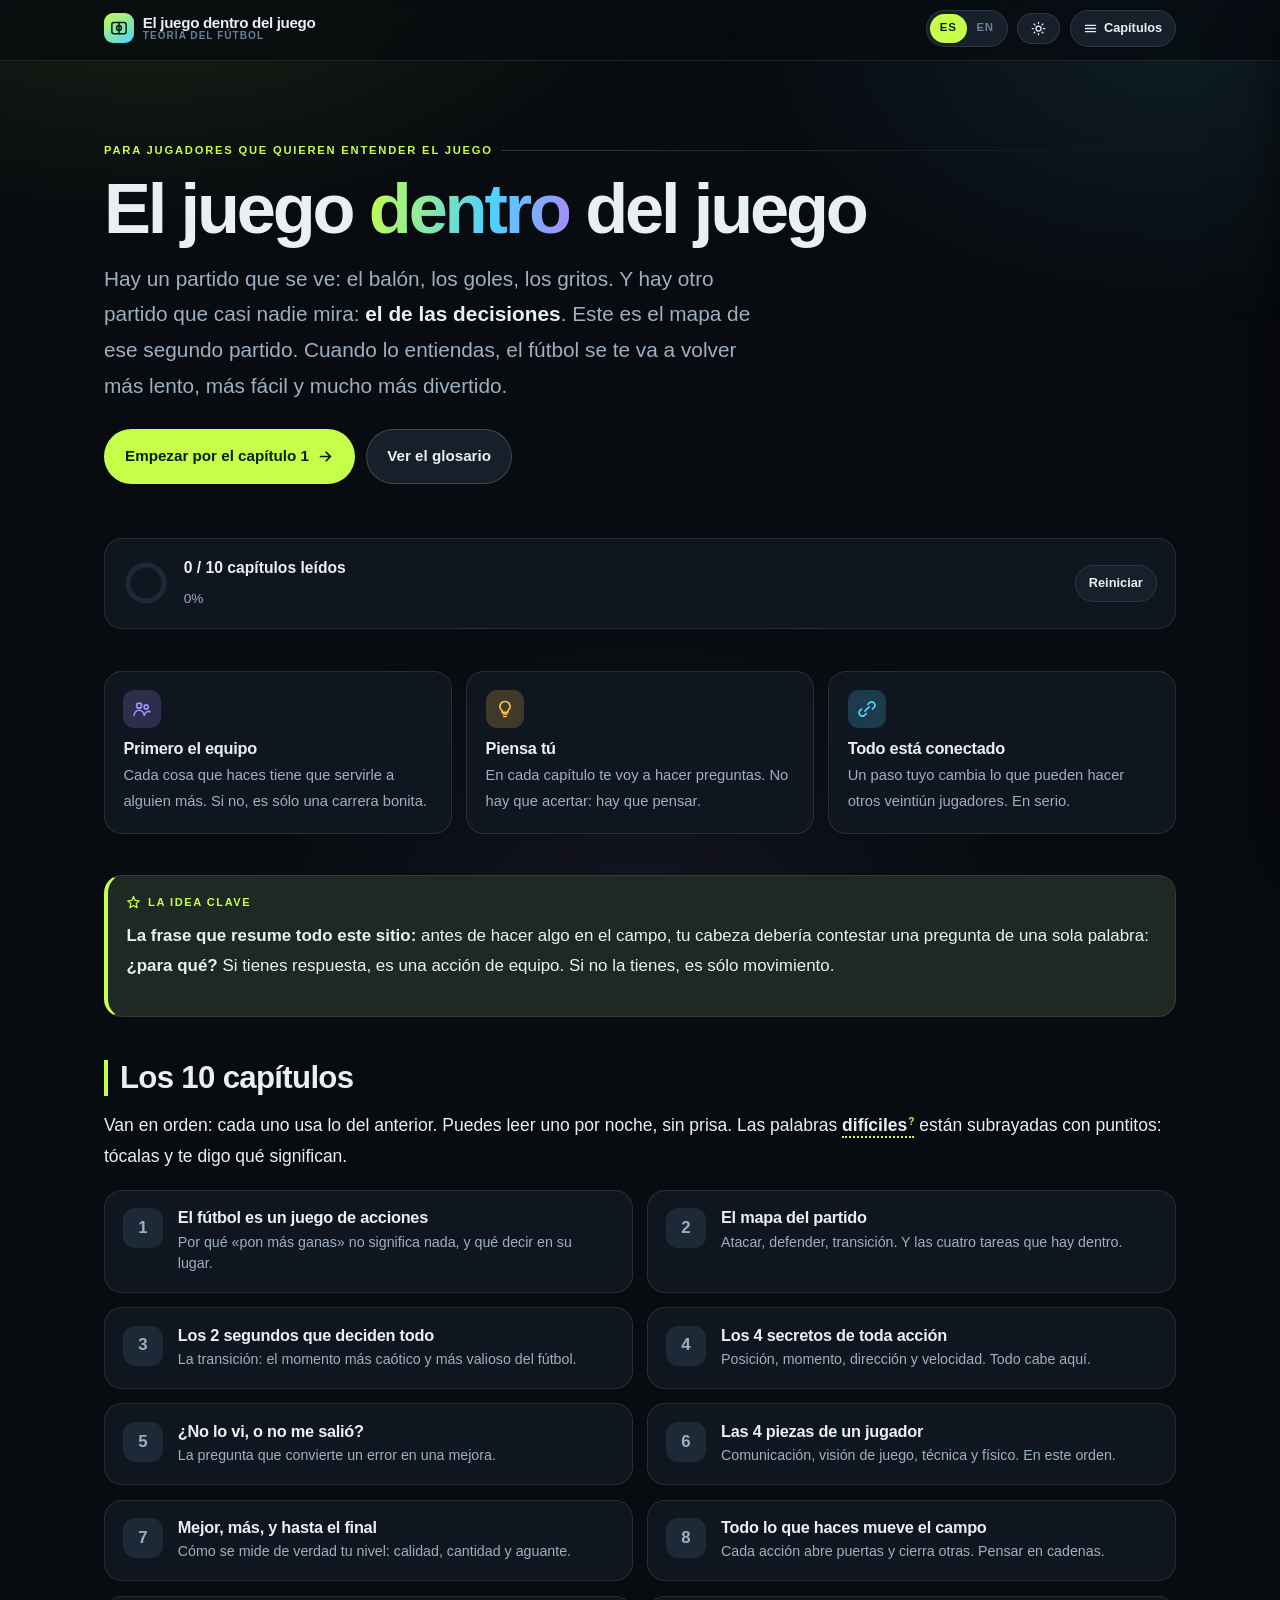
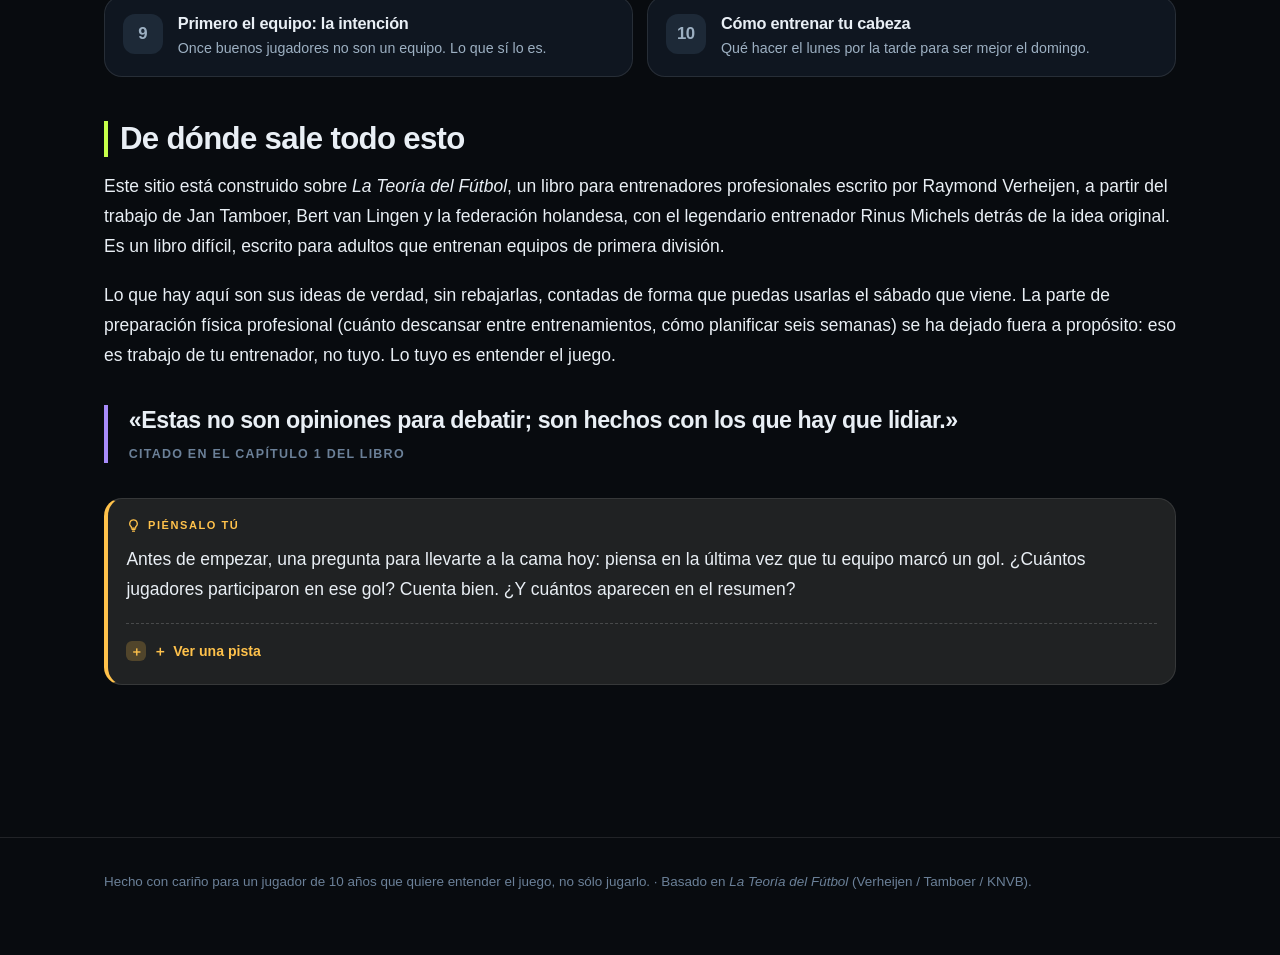
<file: index.html>
<!DOCTYPE html>
<html lang="es" data-lang="es" data-theme="dark">
<head>
<meta charset="utf-8">
<meta name="viewport" content="width=device-width, initial-scale=1">
<title>El juego dentro del juego · La teoría del fútbol</title>
<meta name="description" content="La teoría del fútbol explicada para jóvenes jugadores. Football theory explained for young players.">
<link rel="stylesheet" href="style.css?v=5">
<script>try{var l=localStorage.getItem('jdj.lang')||'es',t=localStorage.getItem('jdj.theme')||'dark';var h=document.documentElement;h.setAttribute('data-lang',l);h.setAttribute('data-theme',t);h.setAttribute('lang',l);}catch(e){}</script>
</head>
<body data-page="home">
<a class="skip" href="#main"><span class="es">Saltar al contenido</span><span class="en">Skip to content</span></a>

<header class="topbar">
  <div class="topbar-in">
    <a class="brand" href="index.html">
      <span class="brand-mark" data-ic="pitch"></span>
      <span class="brand-txt">
        <span class="es">El juego dentro del juego</span><span class="en">The game inside the game</span>
        <small><span class="es">Teoría del fútbol</span><span class="en">Football theory</span></small>
      </span>
    </a>
    <span class="spacer"></span>
    <div class="langsw" role="group" aria-label="Idioma / Language">
      <button data-lang="es" aria-pressed="true">ES</button>
      <button data-lang="en" aria-pressed="false">EN</button>
    </div>
    <button class="ctrl" id="themeBtn" aria-label="Theme"></button>
    <button class="ctrl" id="menuBtn" aria-expanded="false" aria-controls="drawer">
      <svg viewBox="0 0 24 24" fill="none" stroke="currentColor" stroke-width="2.2" stroke-linecap="round"><path d="M4 7h16M4 12h16M4 17h16"/></svg>
      <span data-ui="menu">Capítulos</span>
    </button>
  </div>
  <div class="progress"><i></i></div>
</header>

<div class="scrim" id="scrim"></div>
<nav class="drawer" id="drawer" aria-label="Chapters">
  <div class="drawer-hd">
    <strong data-ui="chapters">Capítulos</strong><span class="spacer"></span>
    <button class="ctrl" id="closeDrawer" aria-label="Close">✕</button>
  </div>
  <div class="drawer-body" id="drawerList"></div>
</nav>

<main id="main">
  <div class="wrap wide">
    <section class="home-hero">
      <div class="eyebrow"><span class="es">Para jugadores que quieren entender el juego</span><span class="en">For players who want to understand the game</span></div>
      <h1>
        <span class="es">El juego <span class="g">dentro</span> del juego</span>
        <span class="en">The game <span class="g">inside</span> the game</span>
      </h1>
      <p class="lede es">Hay un partido que se ve: el balón, los goles, los gritos. Y hay otro partido que casi nadie mira: <b>el de las decisiones</b>. Este es el mapa de ese segundo partido. Cuando lo entiendas, el fútbol se te va a volver más lento, más fácil y mucho más divertido.</p>
      <p class="lede en">There's a match everyone sees: the ball, the goals, the shouting. And there's another match almost nobody watches: <b>the match of decisions</b>. This is the map of that second match. Once you understand it, football starts to feel slower, easier and a lot more fun.</p>
      <div class="cta">
        <a class="btn p" href="01-acciones.html">
          <span class="es">Empezar por el capítulo 1</span><span class="en">Start with chapter 1</span>
          <svg viewBox="0 0 24 24" fill="none" stroke="currentColor" stroke-width="2.4" stroke-linecap="round" stroke-linejoin="round"><path d="M5 12h13M13 6l6 6-6 6"/></svg>
        </a>
        <a class="btn s" href="glosario.html"><span class="es">Ver el glosario</span><span class="en">See the glossary</span></a>
      </div>
    </section>

    <div class="readout" id="readout">
      <span class="ring"></span>
      <span class="rtxt"><b></b><span class="rpct"></span></span>
      <button class="ctrl" id="resetBtn" data-ui="resetP">Reiniciar</button>
    </div>

    <section class="pillars">
      <div class="pillar">
        <div class="ic" style="background:color-mix(in srgb, var(--violet) 20%, transparent);color:var(--violet)" data-ic="team"></div>
        <h3><span class="es">Primero el equipo</span><span class="en">Team first</span></h3>
        <p class="es">Cada cosa que haces tiene que servirle a alguien más. Si no, es sólo una carrera bonita.</p>
        <p class="en">Everything you do has to help someone else. If it doesn't, it's just a nice-looking run.</p>
      </div>
      <div class="pillar">
        <div class="ic" style="background:color-mix(in srgb, var(--amber) 20%, transparent);color:var(--amber)" data-ic="bulb"></div>
        <h3><span class="es">Piensa tú</span><span class="en">You do the thinking</span></h3>
        <p class="es">En cada capítulo te voy a hacer preguntas. No hay que acertar: hay que pensar.</p>
        <p class="en">Every chapter will ask you questions. You don't have to be right: you have to think.</p>
      </div>
      <div class="pillar">
        <div class="ic" style="background:color-mix(in srgb, var(--cyan) 20%, transparent);color:var(--cyan)" data-ic="chain"></div>
        <h3><span class="es">Todo está conectado</span><span class="en">Everything is connected</span></h3>
        <p class="es">Un paso tuyo cambia lo que pueden hacer otros veintiún jugadores. En serio.</p>
        <p class="en">One step from you changes what twenty-one other players can do. Really.</p>
      </div>
    </section>

    <div class="box key">
      <p class="es"><b>La frase que resume todo este sitio:</b> antes de hacer algo en el campo, tu cabeza debería contestar una pregunta de una sola palabra: <b>¿para qué?</b> Si tienes respuesta, es una acción de equipo. Si no la tienes, es sólo movimiento.</p>
      <p class="en"><b>The sentence that sums up this whole site:</b> before you do anything on the pitch, your head should answer a one-word question: <b>what for?</b> If you have an answer, it's a team action. If you don't, it's just movement.</p>
    </div>

    <section class="sec">
      <h2><span class="es">Los 10 capítulos</span><span class="en">The 10 chapters</span></h2>
      <p class="es">Van en orden: cada uno usa lo del anterior. Puedes leer uno por noche, sin prisa. Las palabras <b class="t" data-t="intencion">difíciles</b> están subrayadas con puntitos: tócalas y te digo qué significan.</p>
      <p class="en">They're in order: each one uses the one before it. One a night is plenty. <b class="t" data-t="intencion">Tricky words</b> are underlined with dots: tap them and I'll tell you what they mean.</p>
      <div class="grid" id="homeGrid"></div>
    </section>

    <section class="sec">
      <h2><span class="es">De dónde sale todo esto</span><span class="en">Where all this comes from</span></h2>
      <p class="es">Este sitio está construido sobre <i>La Teoría del Fútbol</i>, un libro para entrenadores profesionales escrito por Raymond Verheijen, a partir del trabajo de Jan Tamboer, Bert van Lingen y la federación holandesa, con el legendario entrenador Rinus Michels detrás de la idea original. Es un libro difícil, escrito para adultos que entrenan equipos de primera división.</p>
      <p class="en">This site is built on <i>Football Theory</i>, a book for professional coaches by Raymond Verheijen, based on the work of Jan Tamboer, Bert van Lingen and the Dutch football association, with legendary coach Rinus Michels behind the original idea. It's a hard book, written for adults who coach first-division teams.</p>
      <p class="es">Lo que hay aquí son sus ideas de verdad, sin rebajarlas, contadas de forma que puedas usarlas el sábado que viene. La parte de preparación física profesional (cuánto descansar entre entrenamientos, cómo planificar seis semanas) se ha dejado fuera a propósito: eso es trabajo de tu entrenador, no tuyo. Lo tuyo es entender el juego.</p>
      <p class="en">What's here are its real ideas, not watered down, told in a way you can use next Saturday. The professional fitness-planning part (how long to rest between sessions, how to plan six weeks) is deliberately left out: that's your coach's job, not yours. Your job is understanding the game.</p>
      <div class="pullquote">
        <span class="es">«Estas no son opiniones para debatir; son hechos con los que hay que lidiar.»</span>
        <span class="en">“These are not opinions to be debated; these are facts to be dealt with.”</span>
        <small><span class="es">Citado en el capítulo 1 del libro</span><span class="en">Quoted in chapter 1 of the book</span></small>
      </div>
    </section>

    <div class="box think" style="margin-bottom:2.5rem">
      <p class="es">Antes de empezar, una pregunta para llevarte a la cama hoy: piensa en la última vez que tu equipo marcó un gol. ¿Cuántos jugadores participaron en ese gol? Cuenta bien. ¿Y cuántos aparecen en el resumen?</p>
      <p class="en">Before you start, one question to take to bed tonight: think of the last goal your team scored. How many players took part in that goal? Count properly. And how many of them show up in the highlights?</p>
      <details class="rev"><summary>＋ <span class="auto">Ver una pista</span></summary>
        <div class="body">
          <p class="es">Casi siempre la respuesta correcta es <b>«los once»</b>. El que hizo el desmarque que se llevó a un defensa. El que aguantó el balón dos segundos más para que el otro llegara. El defensa que, al no perderla atrás, permitió que el ataque existiera. En el capítulo 8 y 9 vamos a ver esto de cerca.</p>
          <p class="en">Almost always the right answer is <b>“all eleven”</b>. The one who made the run that took a defender away. The one who held the ball two extra seconds so someone could arrive. The defender who, by not losing it at the back, made the attack possible at all. Chapters 8 and 9 look at this closely.</p>
        </div>
      </details>
    </div>
  </div>
</main>

<footer class="site"><div class="wrap wide">
  <p class="es">Hecho con cariño para un jugador de 10 años que quiere entender el juego, no sólo jugarlo. · Basado en <i>La Teoría del Fútbol</i> (Verheijen / Tamboer / KNVB).</p>
  <p class="en">Made with love for a 10-year-old player who wants to understand the game, not just play it. · Based on <i>Football Theory</i> (Verheijen / Tamboer / KNVB).</p>
</div></footer>

<script src="glossary.js?v=5"></script>
<script src="app.js?v=5"></script>
</body>
</html>
</file>
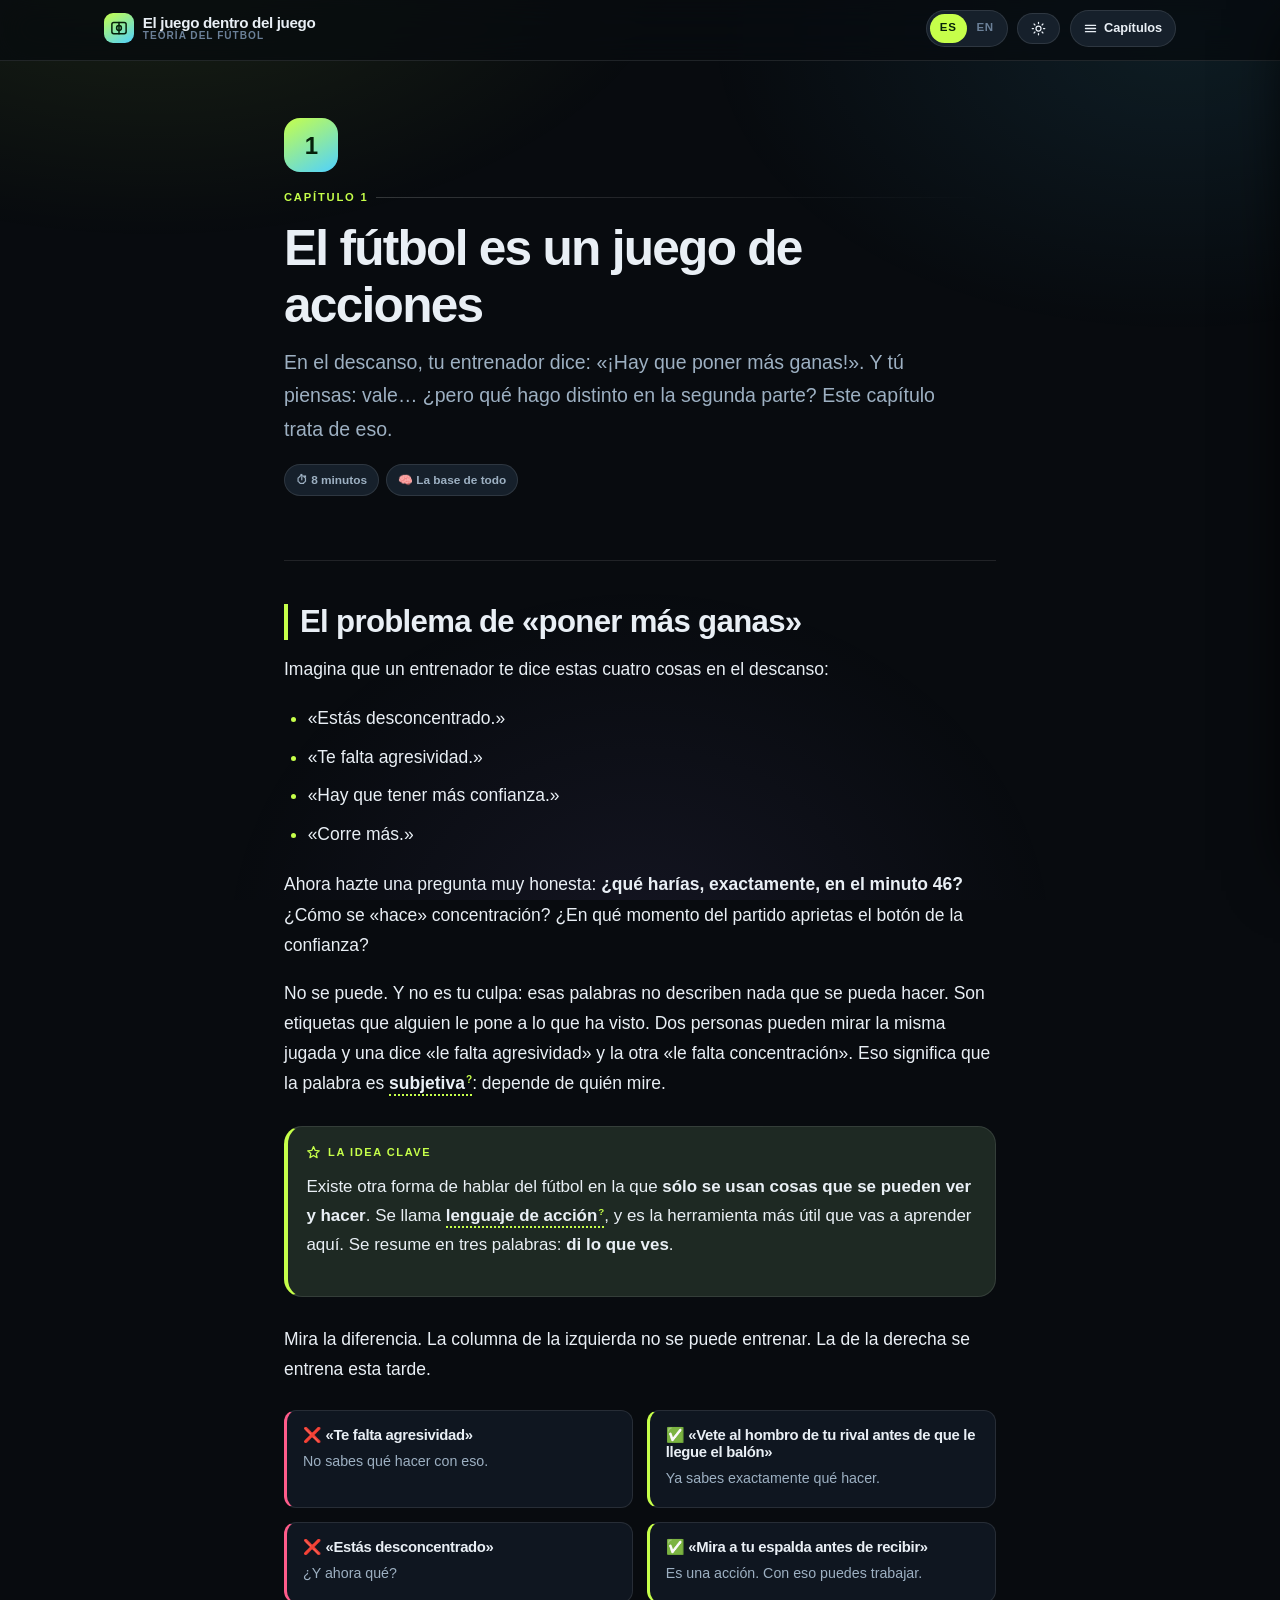
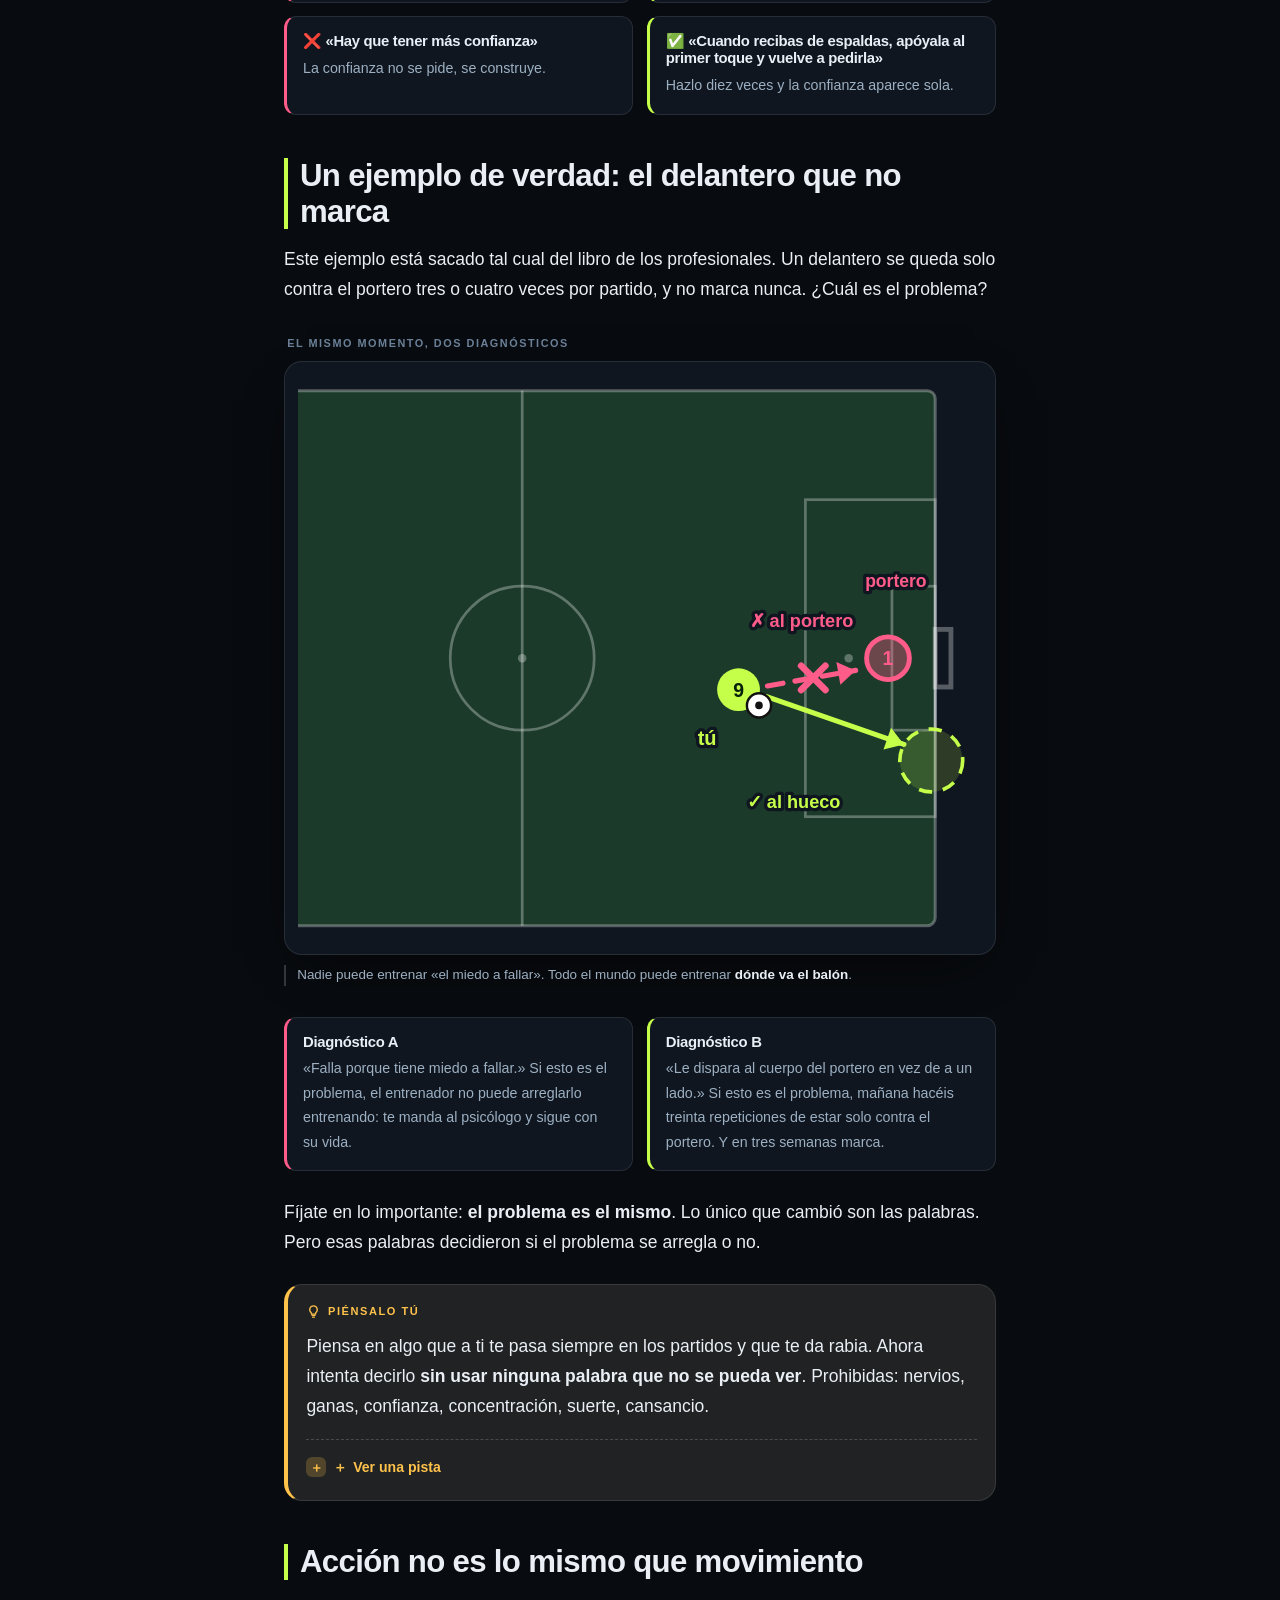
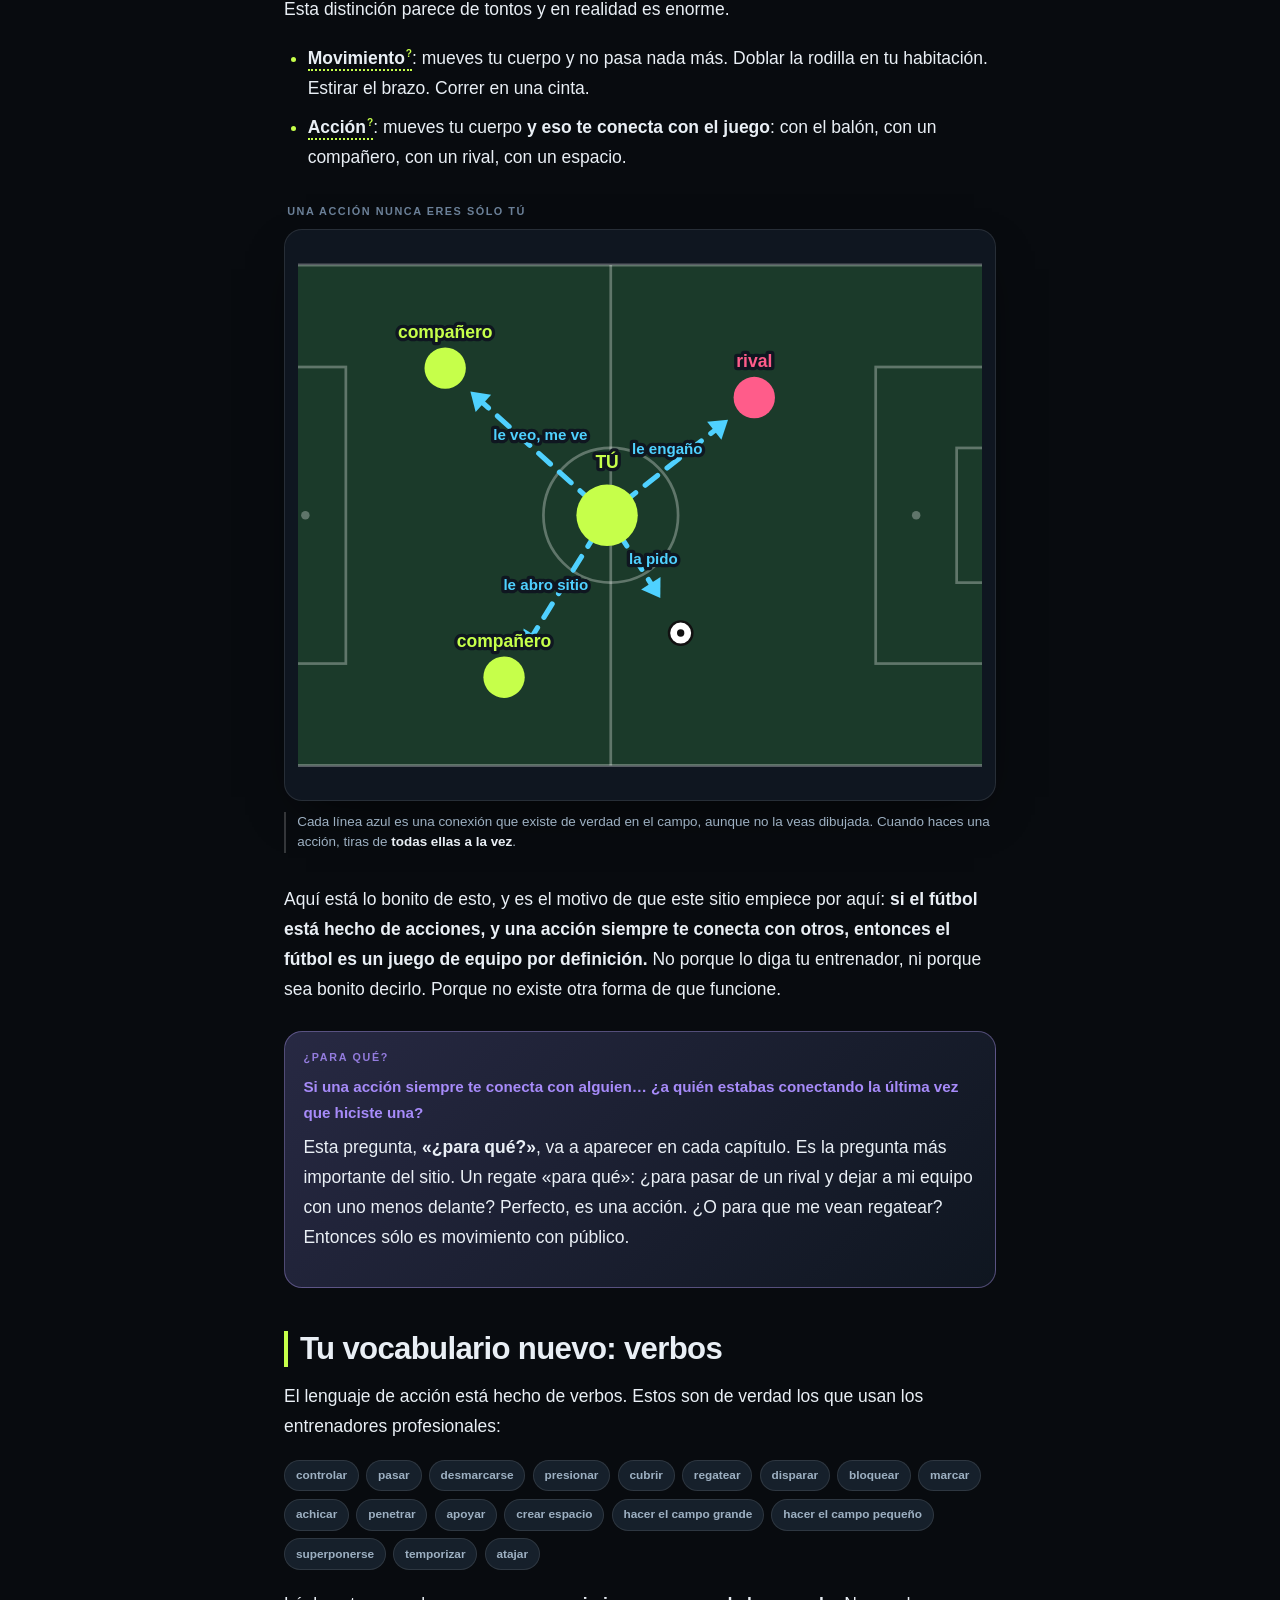
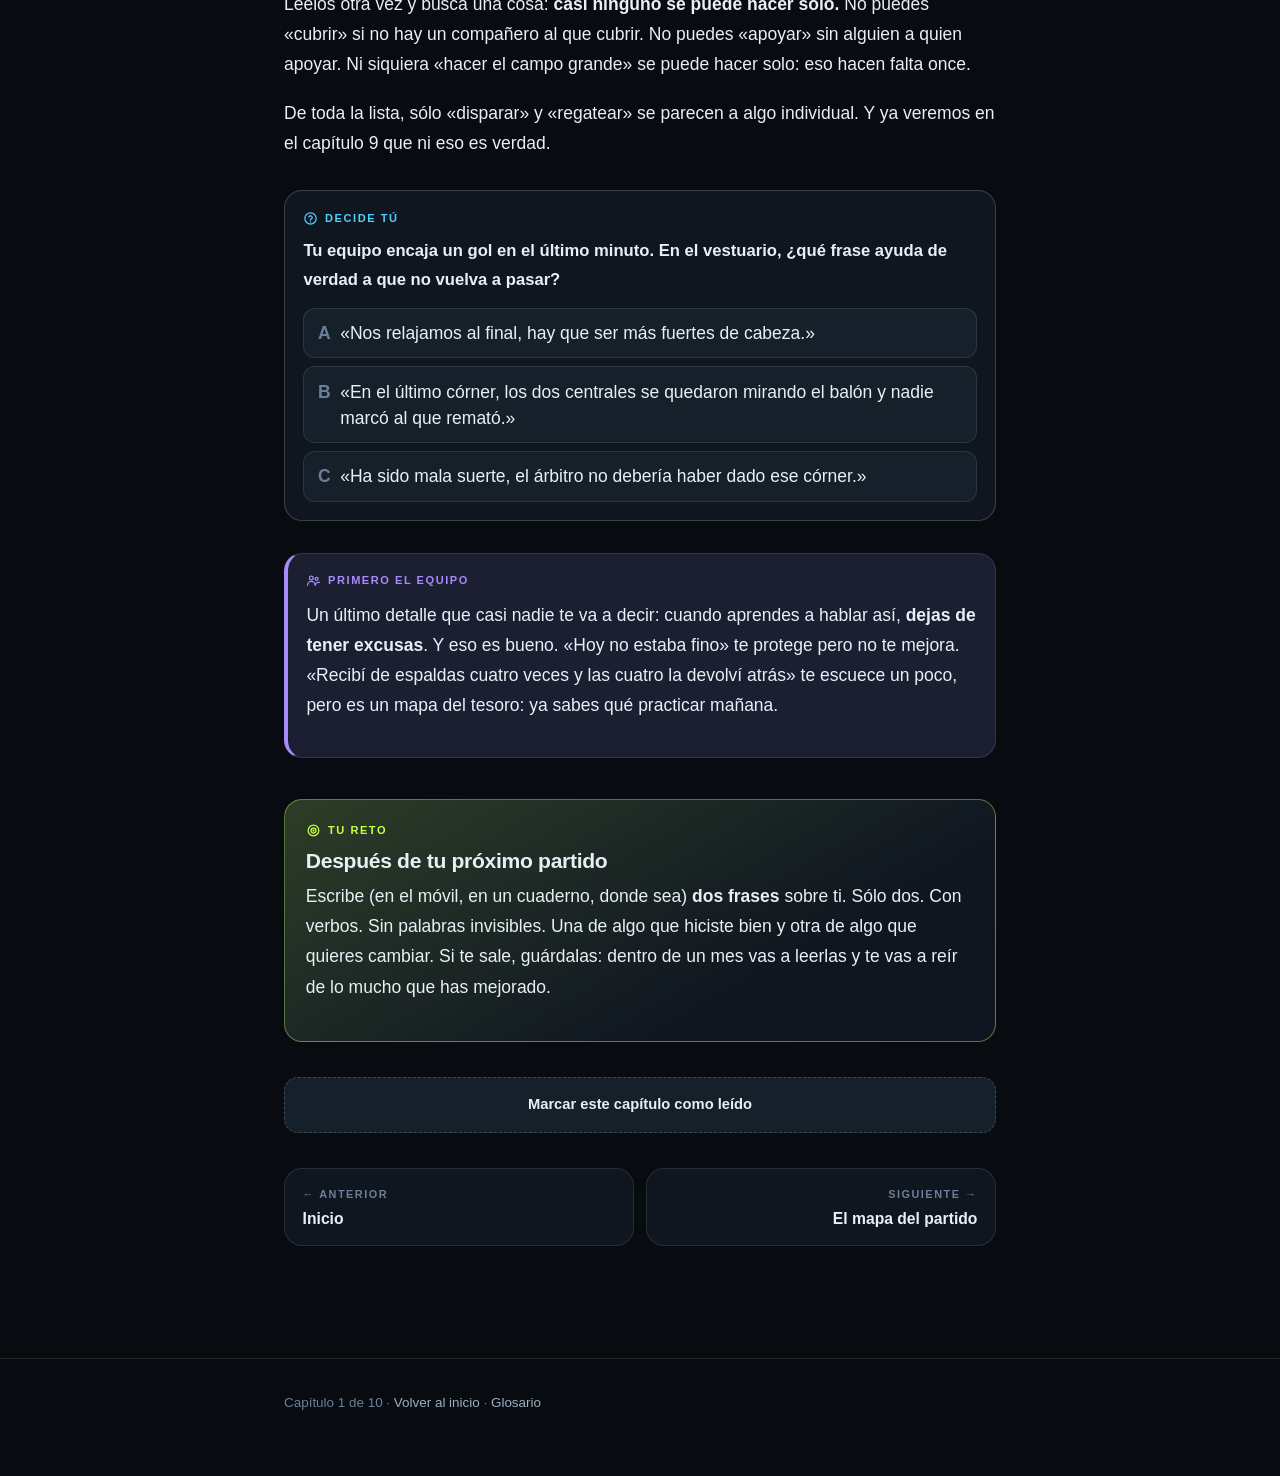
<file: 01-acciones.html>
<!DOCTYPE html>
<html lang="es" data-lang="es" data-theme="dark">
<head>
<meta charset="utf-8">
<meta name="viewport" content="width=device-width, initial-scale=1">
<title>1 · El fútbol es un juego de acciones</title>
<link rel="stylesheet" href="style.css?v=5">
<script>try{var l=localStorage.getItem('jdj.lang')||'es',t=localStorage.getItem('jdj.theme')||'dark';var h=document.documentElement;h.setAttribute('data-lang',l);h.setAttribute('data-theme',t);h.setAttribute('lang',l);}catch(e){}</script>
</head>
<body data-page="c1">
<a class="skip" href="#main"><span class="es">Saltar al contenido</span><span class="en">Skip to content</span></a>

<header class="topbar">
  <div class="topbar-in">
    <a class="brand" href="index.html">
      <span class="brand-mark" data-ic="pitch"></span>
      <span class="brand-txt">
        <span class="es">El juego dentro del juego</span><span class="en">The game inside the game</span>
        <small><span class="es">Teoría del fútbol</span><span class="en">Football theory</span></small>
      </span>
    </a>
    <span class="spacer"></span>
    <div class="langsw" role="group" aria-label="Idioma / Language">
      <button data-lang="es" aria-pressed="true">ES</button>
      <button data-lang="en" aria-pressed="false">EN</button>
    </div>
    <button class="ctrl" id="themeBtn" aria-label="Theme"></button>
    <button class="ctrl" id="menuBtn" aria-expanded="false" aria-controls="drawer">
      <svg viewBox="0 0 24 24" fill="none" stroke="currentColor" stroke-width="2.2" stroke-linecap="round"><path d="M4 7h16M4 12h16M4 17h16"/></svg>
      <span data-ui="menu">Capítulos</span>
    </button>
  </div>
  <div class="progress"><i></i></div>
</header>
<div class="scrim" id="scrim"></div>
<nav class="drawer" id="drawer" aria-label="Chapters">
  <div class="drawer-hd"><strong data-ui="chapters">Capítulos</strong><span class="spacer"></span><button class="ctrl" id="closeDrawer" aria-label="Close">✕</button></div>
  <div class="drawer-body" id="drawerList"></div>
</nav>

<main id="main"><div class="wrap">

<section class="hero">
  <div class="chapnum">1</div>
  <div class="eyebrow"><span class="es">Capítulo 1</span><span class="en">Chapter 1</span></div>
  <h1><span class="es">El fútbol es un juego de acciones</span><span class="en">Football is a game of actions</span></h1>
  <p class="lede es">En el descanso, tu entrenador dice: «¡Hay que poner más ganas!». Y tú piensas: vale… ¿pero qué hago distinto en la segunda parte? Este capítulo trata de eso.</p>
  <p class="lede en">At half-time your coach says: “Come on, more effort!” And you think: fine… but what do I actually do differently in the second half? This chapter is about that.</p>
  <div class="meta">
    <span class="chip"><span class="es">⏱ 8 minutos</span><span class="en">⏱ 8 minutes</span></span>
    <span class="chip"><span class="es">🧠 La base de todo</span><span class="en">🧠 The base of everything</span></span>
  </div>
</section>

<hr class="rule">

<section class="sec">
  <h2><span class="es">El problema de «poner más ganas»</span><span class="en">The problem with “more effort”</span></h2>
  <p class="es">Imagina que un entrenador te dice estas cuatro cosas en el descanso:</p>
  <p class="en">Imagine a coach tells you these four things at half-time:</p>
  <ul>
    <li class="es">«Estás desconcentrado.»</li><li class="en">“You're not focused.”</li>
    <li class="es">«Te falta agresividad.»</li><li class="en">“You need more aggression.”</li>
    <li class="es">«Hay que tener más confianza.»</li><li class="en">“You need more confidence.”</li>
    <li class="es">«Corre más.»</li><li class="en">“Run more.”</li>
  </ul>
  <p class="es">Ahora hazte una pregunta muy honesta: <b>¿qué harías, exactamente, en el minuto 46?</b> ¿Cómo se «hace» concentración? ¿En qué momento del partido aprietas el botón de la confianza?</p>
  <p class="en">Now ask yourself something very honest: <b>what exactly would you do in minute 46?</b> How do you “do” focus? At what point in the match do you press the confidence button?</p>
  <p class="es">No se puede. Y no es tu culpa: esas palabras no describen nada que se pueda hacer. Son etiquetas que alguien le pone a lo que ha visto. Dos personas pueden mirar la misma jugada y una dice «le falta agresividad» y la otra «le falta concentración». Eso significa que la palabra es <b class="t" data-t="subjetivo">subjetiva</b>: depende de quién mire.</p>
  <p class="en">You can't. And it's not your fault: those words don't describe anything you can actually do. They're labels someone sticks on what they saw. Two people can watch the same play and one says “no aggression” while the other says “no focus”. That means the word is <b class="t" data-t="subjetivo">subjective</b>: it depends on who's looking.</p>

  <div class="box key">
    <p class="es">Existe otra forma de hablar del fútbol en la que <b>sólo se usan cosas que se pueden ver y hacer</b>. Se llama <b class="t" data-t="lenguajeAccion">lenguaje de acción</b>, y es la herramienta más útil que vas a aprender aquí. Se resume en tres palabras: <b>di lo que ves</b>.</p>
    <p class="en">There's another way of talking about football where <b>you only use things you can see and do</b>. It's called <b class="t" data-t="lenguajeAccion">action language</b>, and it's the most useful tool you'll learn here. It boils down to three words: <b>say what you see</b>.</p>
  </div>

  <p class="es">Mira la diferencia. La columna de la izquierda no se puede entrenar. La de la derecha se entrena esta tarde.</p>
  <p class="en">Look at the difference. The left column can't be trained. The right one you can train this afternoon.</p>

  <div class="twocol">
    <div class="mini bad">
      <h4 class="es">❌ «Te falta agresividad»</h4><h4 class="en">❌ “You need more aggression”</h4>
      <p class="es">No sabes qué hacer con eso.</p><p class="en">You don't know what to do with that.</p>
    </div>
    <div class="mini good">
      <h4 class="es">✅ «Vete al hombro de tu rival antes de que le llegue el balón»</h4><h4 class="en">✅ “Get on your opponent's shoulder before the ball reaches him”</h4>
      <p class="es">Ya sabes exactamente qué hacer.</p><p class="en">Now you know exactly what to do.</p>
    </div>
    <div class="mini bad">
      <h4 class="es">❌ «Estás desconcentrado»</h4><h4 class="en">❌ “You're not focused”</h4>
      <p class="es">¿Y ahora qué?</p><p class="en">And now what?</p>
    </div>
    <div class="mini good">
      <h4 class="es">✅ «Mira a tu espalda antes de recibir»</h4><h4 class="en">✅ “Look over your shoulder before you receive”</h4>
      <p class="es">Es una acción. Con eso puedes trabajar.</p><p class="en">That's an action. You can work with it.</p>
    </div>
    <div class="mini bad">
      <h4 class="es">❌ «Hay que tener más confianza»</h4><h4 class="en">❌ “You need more confidence”</h4>
      <p class="es">La confianza no se pide, se construye.</p><p class="en">Confidence isn't requested, it's built.</p>
    </div>
    <div class="mini good">
      <h4 class="es">✅ «Cuando recibas de espaldas, apóyala al primer toque y vuelve a pedirla»</h4><h4 class="en">✅ “When you receive facing back, lay it off first touch and ask for it again”</h4>
      <p class="es">Hazlo diez veces y la confianza aparece sola.</p><p class="en">Do it ten times and the confidence shows up by itself.</p>
    </div>
  </div>
</section>

<section class="sec">
  <h2><span class="es">Un ejemplo de verdad: el delantero que no marca</span><span class="en">A real example: the striker who doesn't score</span></h2>
  <p class="es">Este ejemplo está sacado tal cual del libro de los profesionales. Un delantero se queda solo contra el portero tres o cuatro veces por partido, y no marca nunca. ¿Cuál es el problema?</p>
  <p class="en">This example is taken straight from the professionals' book. A striker gets one-on-one with the keeper three or four times a match, and never scores. What's the problem?</p>

  <figure class="fig">
    <p class="fig-title"><span class="es">El mismo momento, dos diagnósticos</span><span class="en">The same moment, two diagnoses</span></p>
    <div class="frame"><div class="pitch" data-pitch='{"view":"third-att","players":[{"s":"a","n":"9","x":80,"y":38},{"s":"gkb","n":"1","x":99,"y":34}],"ball":{"x":82.6,"y":40},"arrows":[{"k":"bad","from":[81,38],"to":[98,35]},{"k":"pass","from":[81,38],"to":[104,46]}],"spaces":[{"x":104.5,"y":47,"rx":4,"ry":4,"c":"a"}],"labels":[{"x":76,"y":45,"text":{"es":"tú","en":"you"},"c":"a","size":3.3},{"x":100,"y":25,"text":{"es":"portero","en":"keeper"},"c":"b","size":2.9},{"x":88,"y":30,"text":{"es":"✗ al portero","en":"✗ at the keeper"},"c":"b","size":3},{"x":87,"y":53,"text":{"es":"✓ al hueco","en":"✓ into the gap"},"c":"a","size":3}],"alt":{"es":"Un delantero solo contra el portero: un disparo al cuerpo del portero y otro al hueco","en":"A striker one-on-one with the keeper: one shot at the keeper and one into the gap"}}'></div></div>
    <figcaption><span class="es">Nadie puede entrenar «el miedo a fallar». Todo el mundo puede entrenar <b>dónde va el balón</b>.</span><span class="en">Nobody can train “fear of failure”. Everybody can train <b>where the ball goes</b>.</span></figcaption>
  </figure>

  <div class="twocol">
    <div class="mini bad">
      <h4 class="es">Diagnóstico A</h4><h4 class="en">Diagnosis A</h4>
      <p class="es">«Falla porque tiene miedo a fallar.» Si esto es el problema, el entrenador no puede arreglarlo entrenando: te manda al psicólogo y sigue con su vida.</p>
      <p class="en">“He misses because he's afraid of missing.” If that's the problem, the coach can't fix it in training: he sends you to a psychologist and moves on.</p>
    </div>
    <div class="mini good">
      <h4 class="es">Diagnóstico B</h4><h4 class="en">Diagnosis B</h4>
      <p class="es">«Le dispara al cuerpo del portero en vez de a un lado.» Si esto es el problema, mañana hacéis treinta repeticiones de estar solo contra el portero. Y en tres semanas marca.</p>
      <p class="en">“He shoots at the keeper's body instead of to one side.” If that's the problem, tomorrow you do thirty repetitions of one-on-one with the keeper. And in three weeks he scores.</p>
    </div>
  </div>

  <p class="es">Fíjate en lo importante: <b>el problema es el mismo</b>. Lo único que cambió son las palabras. Pero esas palabras decidieron si el problema se arregla o no.</p>
  <p class="en">Notice the important bit: <b>the problem is identical</b>. The only thing that changed were the words. But those words decided whether the problem gets fixed or not.</p>

  <div class="box think">
    <p class="es">Piensa en algo que a ti te pasa siempre en los partidos y que te da rabia. Ahora intenta decirlo <b>sin usar ninguna palabra que no se pueda ver</b>. Prohibidas: nervios, ganas, confianza, concentración, suerte, cansancio.</p>
    <p class="en">Think of something that keeps happening to you in matches and annoys you. Now try to say it <b>without using any word that can't be seen</b>. Banned: nerves, effort, confidence, focus, luck, tiredness.</p>
    <details class="rev"><summary>＋ <span class="auto">Ver una pista</span></summary>
      <div class="body">
        <p class="es">Prueba a rellenar esta frase: <b>«Cuando pasa ______, yo hago ______, y debería hacer ______.»</b><br>Por ejemplo: «Cuando me presionan por la espalda, la devuelvo hacia atrás, y debería girarme hacia el lado libre.» Eso ya no es una queja: es un plan.</p>
        <p class="en">Try filling in this sentence: <b>“When ______ happens, I do ______, and I should do ______.”</b><br>For example: “When I'm pressed from behind, I pass it backwards, and I should turn into the free side.” That's no longer a complaint: it's a plan.</p>
      </div>
    </details>
  </div>
</section>

<section class="sec">
  <h2><span class="es">Acción no es lo mismo que movimiento</span><span class="en">An action is not the same as a movement</span></h2>
  <p class="es">Esta distinción parece de tontos y en realidad es enorme.</p>
  <p class="en">This difference looks silly and it's actually huge.</p>
  <ul>
    <li class="es"><b class="t" data-t="movimiento">Movimiento</b>: mueves tu cuerpo y no pasa nada más. Doblar la rodilla en tu habitación. Estirar el brazo. Correr en una cinta.</li>
    <li class="en"><b class="t" data-t="movimiento">Movement</b>: you move your body and nothing else happens. Bending your knee in your bedroom. Stretching your arm. Running on a treadmill.</li>
    <li class="es"><b class="t" data-t="accion">Acción</b>: mueves tu cuerpo <b>y eso te conecta con el juego</b>: con el balón, con un compañero, con un rival, con un espacio.</li>
    <li class="en"><b class="t" data-t="accion">Action</b>: you move your body <b>and it connects you to the game</b>: to the ball, to a teammate, to an opponent, to a space.</li>
  </ul>

  <figure class="fig">
    <p class="fig-title"><span class="es">Una acción nunca eres sólo tú</span><span class="en">An action is never only you</span></p>
    <div class="frame"><div class="pitch" data-pitch='{"view":"middle","players":[{"s":"a","n":"","x":52,"y":34,"r":4.6,"note":{"es":"TÚ","en":"YOU"},"ny":-1},{"s":"a","n":"","x":30,"y":14,"note":{"es":"compañero","en":"teammate"}},{"s":"b","n":"","x":72,"y":18,"note":{"es":"rival","en":"opponent"}},{"s":"a","n":"","x":38,"y":56,"note":{"es":"compañero","en":"teammate"}}],"ball":{"x":62,"y":50},"arrows":[{"k":"run","from":[52,34],"to":[31,15],"c":"c","label":{"es":"le veo, me ve","en":"I see him, he sees me"},"ls":2.5,"lo":2.6},{"k":"run","from":[52,34],"to":[71,19],"c":"c","label":{"es":"le engaño","en":"I trick him"},"ls":2.5,"lo":-2.6},{"k":"run","from":[52,34],"to":[61,48],"c":"c","label":{"es":"la pido","en":"I ask for it"},"ls":2.5,"lo":-2.6},{"k":"run","from":[52,34],"to":[39,55],"c":"c","label":{"es":"le abro sitio","en":"I open space for him"},"ls":2.5,"lo":2.6}],"alt":{"es":"Un jugador en el centro conectado con dos compañeros, un rival y el balón","en":"A player in the middle connected to two teammates, an opponent and the ball"}}'></div></div>
    <figcaption><span class="es">Cada línea azul es una conexión que existe de verdad en el campo, aunque no la veas dibujada. Cuando haces una acción, tiras de <b>todas ellas a la vez</b>.</span><span class="en">Each blue line is a connection that really exists on the pitch, even if it isn't drawn. When you make an action, you tug on <b>all of them at once</b>.</span></figcaption>
  </figure>

  <p class="es">Aquí está lo bonito de esto, y es el motivo de que este sitio empiece por aquí: <b>si el fútbol está hecho de acciones, y una acción siempre te conecta con otros, entonces el fútbol es un juego de equipo por definición.</b> No porque lo diga tu entrenador, ni porque sea bonito decirlo. Porque no existe otra forma de que funcione.</p>
  <p class="en">Here's the beautiful part, and it's the reason this site starts here: <b>if football is made of actions, and an action always connects you to others, then football is a team game by definition.</b> Not because your coach says so, or because it sounds nice. Because there's no other way for it to work.</p>

  <div class="forwhat">
    <p class="q es">Si una acción siempre te conecta con alguien… ¿a quién estabas conectando la última vez que hiciste una?</p>
    <p class="q en">If an action always connects you to someone… who were you connecting to the last time you made one?</p>
    <p class="es">Esta pregunta, <b>«¿para qué?»</b>, va a aparecer en cada capítulo. Es la pregunta más importante del sitio. Un regate «para qué»: ¿para pasar de un rival y dejar a mi equipo con uno menos delante? Perfecto, es una acción. ¿O para que me vean regatear? Entonces sólo es movimiento con público.</p>
    <p class="en">This question, <b>“what for?”</b>, will come back in every chapter. It's the most important question on this site. A dribble, what for? To get past an opponent so my team faces one fewer defender? Perfect, that's an action. Or so people watch me dribble? Then it's just movement with an audience.</p>
  </div>
</section>

<section class="sec">
  <h2><span class="es">Tu vocabulario nuevo: verbos</span><span class="en">Your new vocabulary: verbs</span></h2>
  <p class="es">El lenguaje de acción está hecho de verbos. Estos son de verdad los que usan los entrenadores profesionales:</p>
  <p class="en">Action language is made of verbs. These are the ones professional coaches actually use:</p>
  <div class="meta" style="margin:1rem 0 1.2rem">
    <span class="chip es">controlar</span><span class="chip en">control</span>
    <span class="chip es">pasar</span><span class="chip en">pass</span>
    <span class="chip es">desmarcarse</span><span class="chip en">create space</span>
    <span class="chip es">presionar</span><span class="chip en">press</span>
    <span class="chip es">cubrir</span><span class="chip en">cover</span>
    <span class="chip es">regatear</span><span class="chip en">dribble</span>
    <span class="chip es">disparar</span><span class="chip en">shoot</span>
    <span class="chip es">bloquear</span><span class="chip en">block</span>
    <span class="chip es">marcar</span><span class="chip en">mark</span>
    <span class="chip es">achicar</span><span class="chip en">close down</span>
    <span class="chip es">penetrar</span><span class="chip en">penetrate</span>
    <span class="chip es">apoyar</span><span class="chip en">support</span>
    <span class="chip es">crear espacio</span><span class="chip en">make space</span>
    <span class="chip es">hacer el campo grande</span><span class="chip en">make the pitch big</span>
    <span class="chip es">hacer el campo pequeño</span><span class="chip en">make the pitch small</span>
    <span class="chip es">superponerse</span><span class="chip en">overlap</span>
    <span class="chip es">temporizar</span><span class="chip en">delay</span>
    <span class="chip es">atajar</span><span class="chip en">save</span>
  </div>
  <p class="es">Léelos otra vez y busca una cosa: <b>casi ninguno se puede hacer solo.</b> No puedes «cubrir» si no hay un compañero al que cubrir. No puedes «apoyar» sin alguien a quien apoyar. Ni siquiera «hacer el campo grande» se puede hacer solo: eso hacen falta once.</p>
  <p class="en">Read them again and look for one thing: <b>almost none of them can be done alone.</b> You can't “cover” if there's no teammate to cover. You can't “support” with nobody to support. Even “make the pitch big” can't be done alone: that takes eleven.</p>
  <p class="es">De toda la lista, sólo «disparar» y «regatear» se parecen a algo individual. Y ya veremos en el capítulo 9 que ni eso es verdad.</p>
  <p class="en">Out of the whole list, only “shoot” and “dribble” look individual. And in chapter 9 we'll see that even that isn't true.</p>
</section>

<div class="quiz">
  <p class="q es">Tu equipo encaja un gol en el último minuto. En el vestuario, ¿qué frase ayuda de verdad a que no vuelva a pasar?</p>
  <p class="q en">Your team concedes in the last minute. In the changing room, which sentence actually helps stop it happening again?</p>
  <div class="opts">
    <button class="opt" data-ok="0"><em>A</em><span class="es">«Nos relajamos al final, hay que ser más fuertes de cabeza.»</span><span class="en">“We switched off at the end, we need to be mentally stronger.”</span></button>
    <button class="opt" data-ok="1"><em>B</em><span class="es">«En el último córner, los dos centrales se quedaron mirando el balón y nadie marcó al que remató.»</span><span class="en">“On the last corner, both centre-backs watched the ball and nobody marked the player who headed it.”</span></button>
    <button class="opt" data-ok="0"><em>C</em><span class="es">«Ha sido mala suerte, el árbitro no debería haber dado ese córner.»</span><span class="en">“Bad luck, the ref shouldn't have given that corner.”</span></button>
  </div>
  <div class="why es"><p><strong>B.</strong> Es la única que dice algo que se puede ver y que se puede entrenar el martes: quién mira el balón, quién mira al rival. «Fuertes de cabeza» no se entrena porque nadie sabe qué es. Y culpar al árbitro es cómodo: te deja exactamente igual de malo que antes.</p></div>
  <div class="why en"><p><strong>B.</strong> It's the only one that says something you can see and can train on Tuesday: who watches the ball, who watches the player. “Mentally stronger” can't be trained because nobody knows what it is. And blaming the ref is comfortable: it leaves you exactly as bad as you were.</p></div>
</div>

<div class="box team">
  <p class="es">Un último detalle que casi nadie te va a decir: cuando aprendes a hablar así, <b>dejas de tener excusas</b>. Y eso es bueno. «Hoy no estaba fino» te protege pero no te mejora. «Recibí de espaldas cuatro veces y las cuatro la devolví atrás» te escuece un poco, pero es un mapa del tesoro: ya sabes qué practicar mañana.</p>
  <p class="en">One last thing almost nobody will tell you: when you learn to talk like this, <b>you run out of excuses</b>. And that's good. “I wasn't sharp today” protects you but doesn't improve you. “I received facing backwards four times and all four times I passed it back” stings a bit, but it's a treasure map: now you know what to practise tomorrow.</p>
</div>

<div class="challenge">
  <h3><span class="es">Después de tu próximo partido</span><span class="en">After your next match</span></h3>
  <p class="es">Escribe (en el móvil, en un cuaderno, donde sea) <b>dos frases</b> sobre ti. Sólo dos. Con verbos. Sin palabras invisibles. Una de algo que hiciste bien y otra de algo que quieres cambiar. Si te sale, guárdalas: dentro de un mes vas a leerlas y te vas a reír de lo mucho que has mejorado.</p>
  <p class="en">Write down (on your phone, in a notebook, anywhere) <b>two sentences</b> about yourself. Just two. With verbs. No invisible words. One about something you did well and one about something you want to change. If you manage it, keep them: in a month you'll read them and laugh at how much you've improved.</p>
</div>

<button class="readbtn" id="readBtn"></button>
<nav class="pager" id="pager" aria-label="Chapter navigation"></nav>

</div></main>
<footer class="site"><div class="wrap">
  <p class="es">Capítulo 1 de 10 · <a href="index.html">Volver al inicio</a> · <a href="glosario.html">Glosario</a></p>
  <p class="en">Chapter 1 of 10 · <a href="index.html">Back to home</a> · <a href="glosario.html">Glossary</a></p>
</div></footer>
<script src="glossary.js?v=5"></script>
<script src="app.js?v=5"></script>
</body>
</html>
</file>
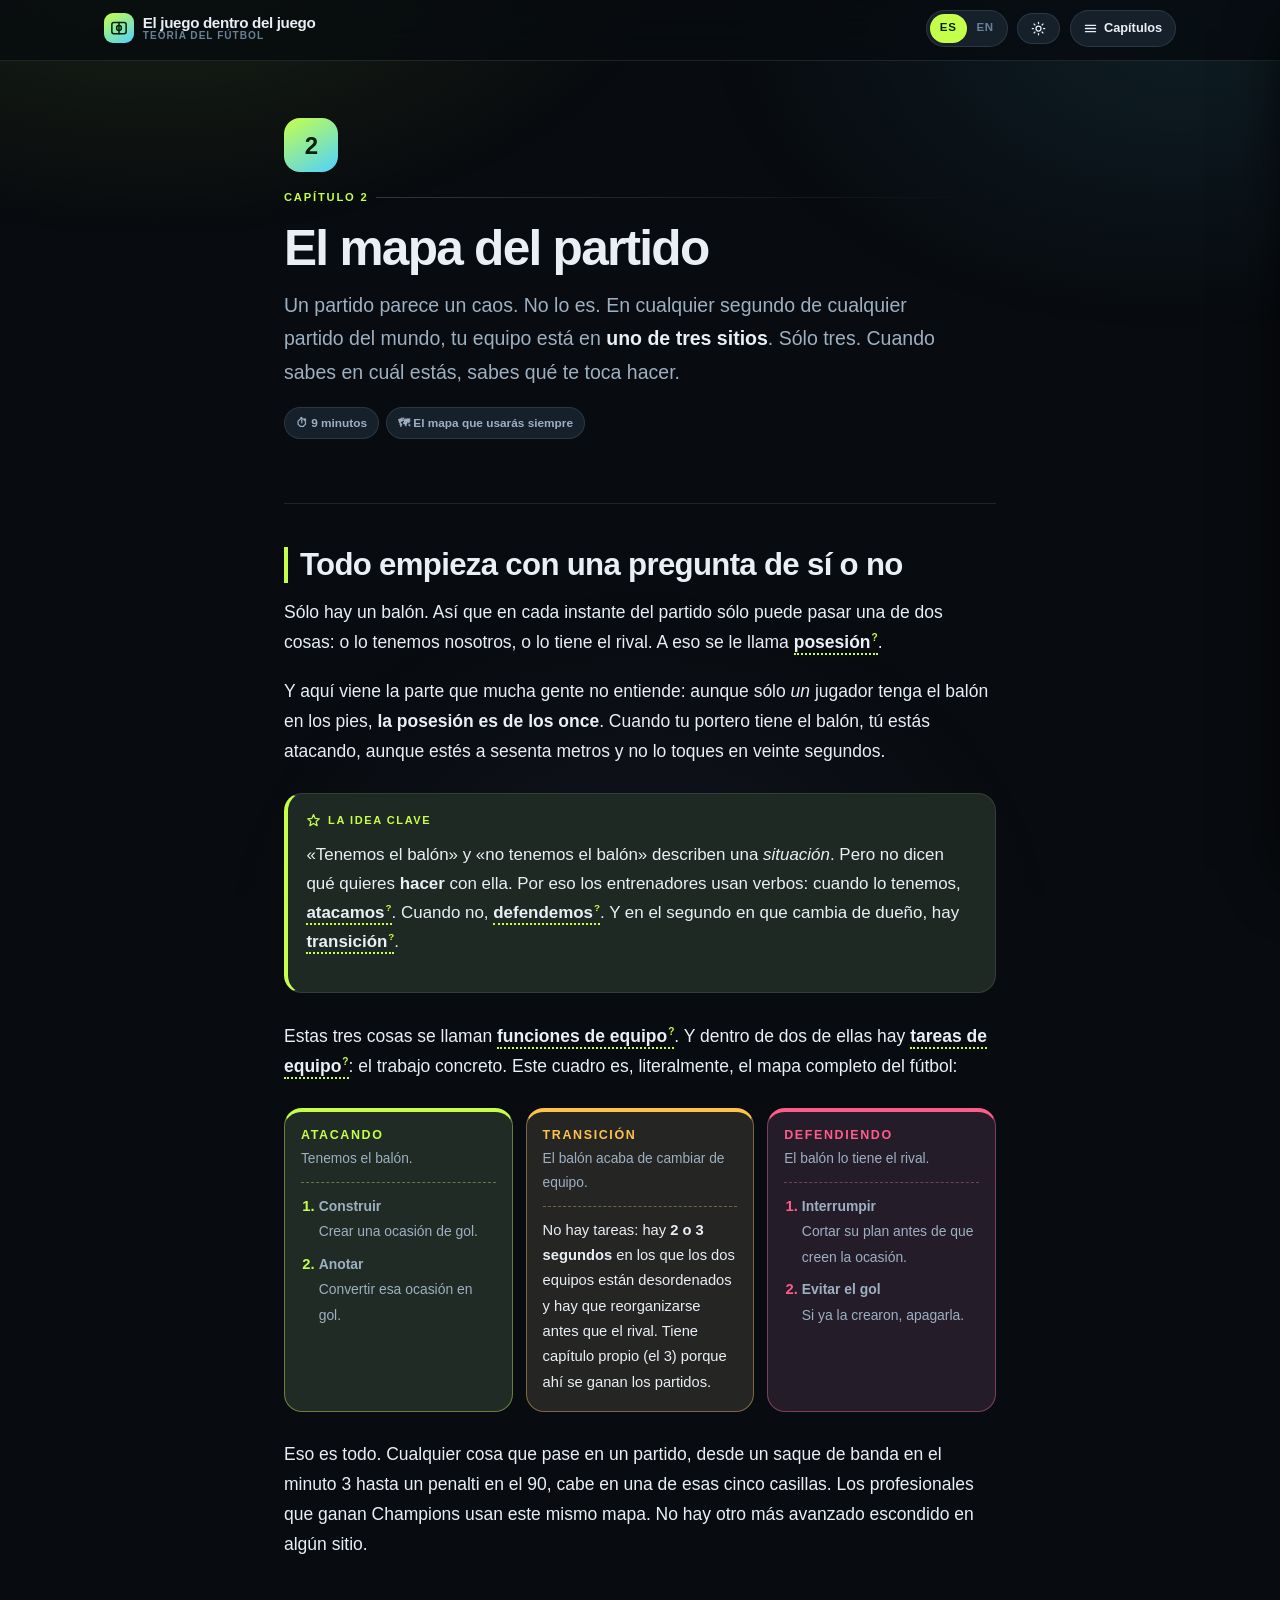
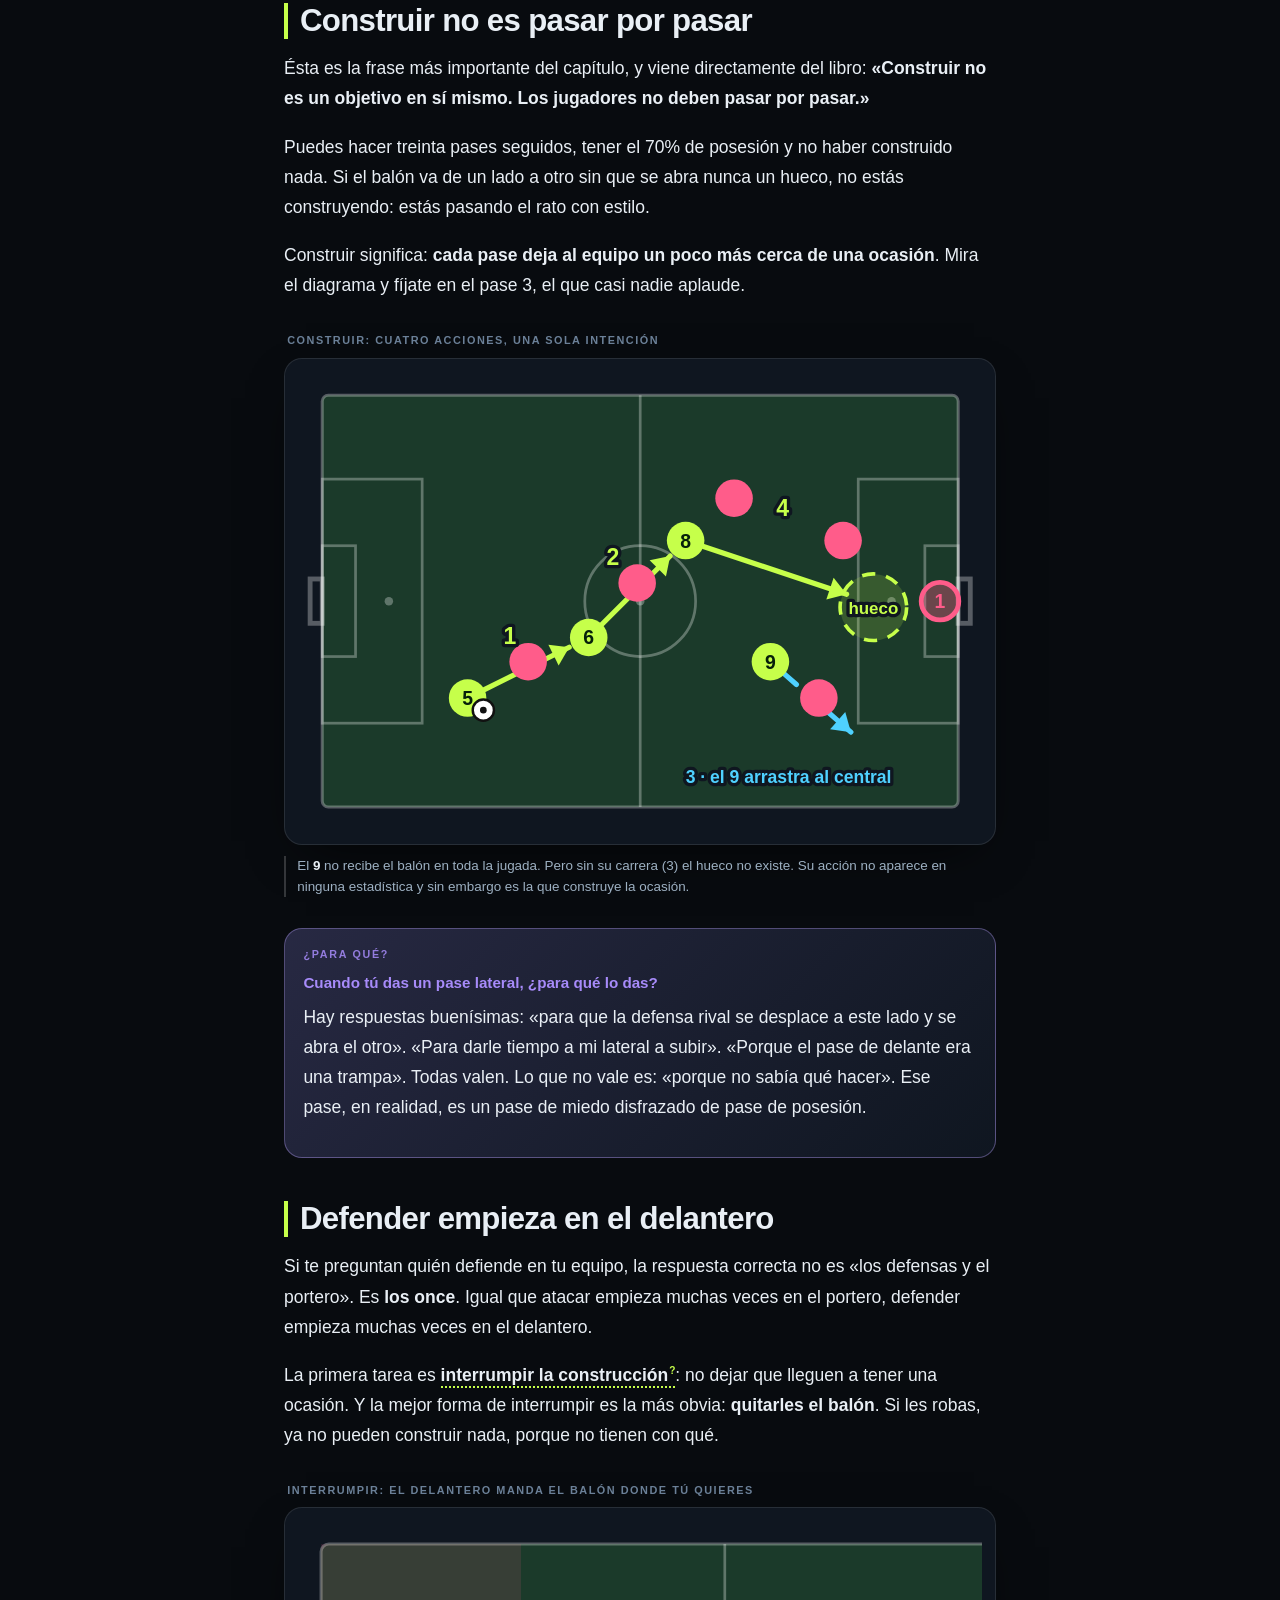
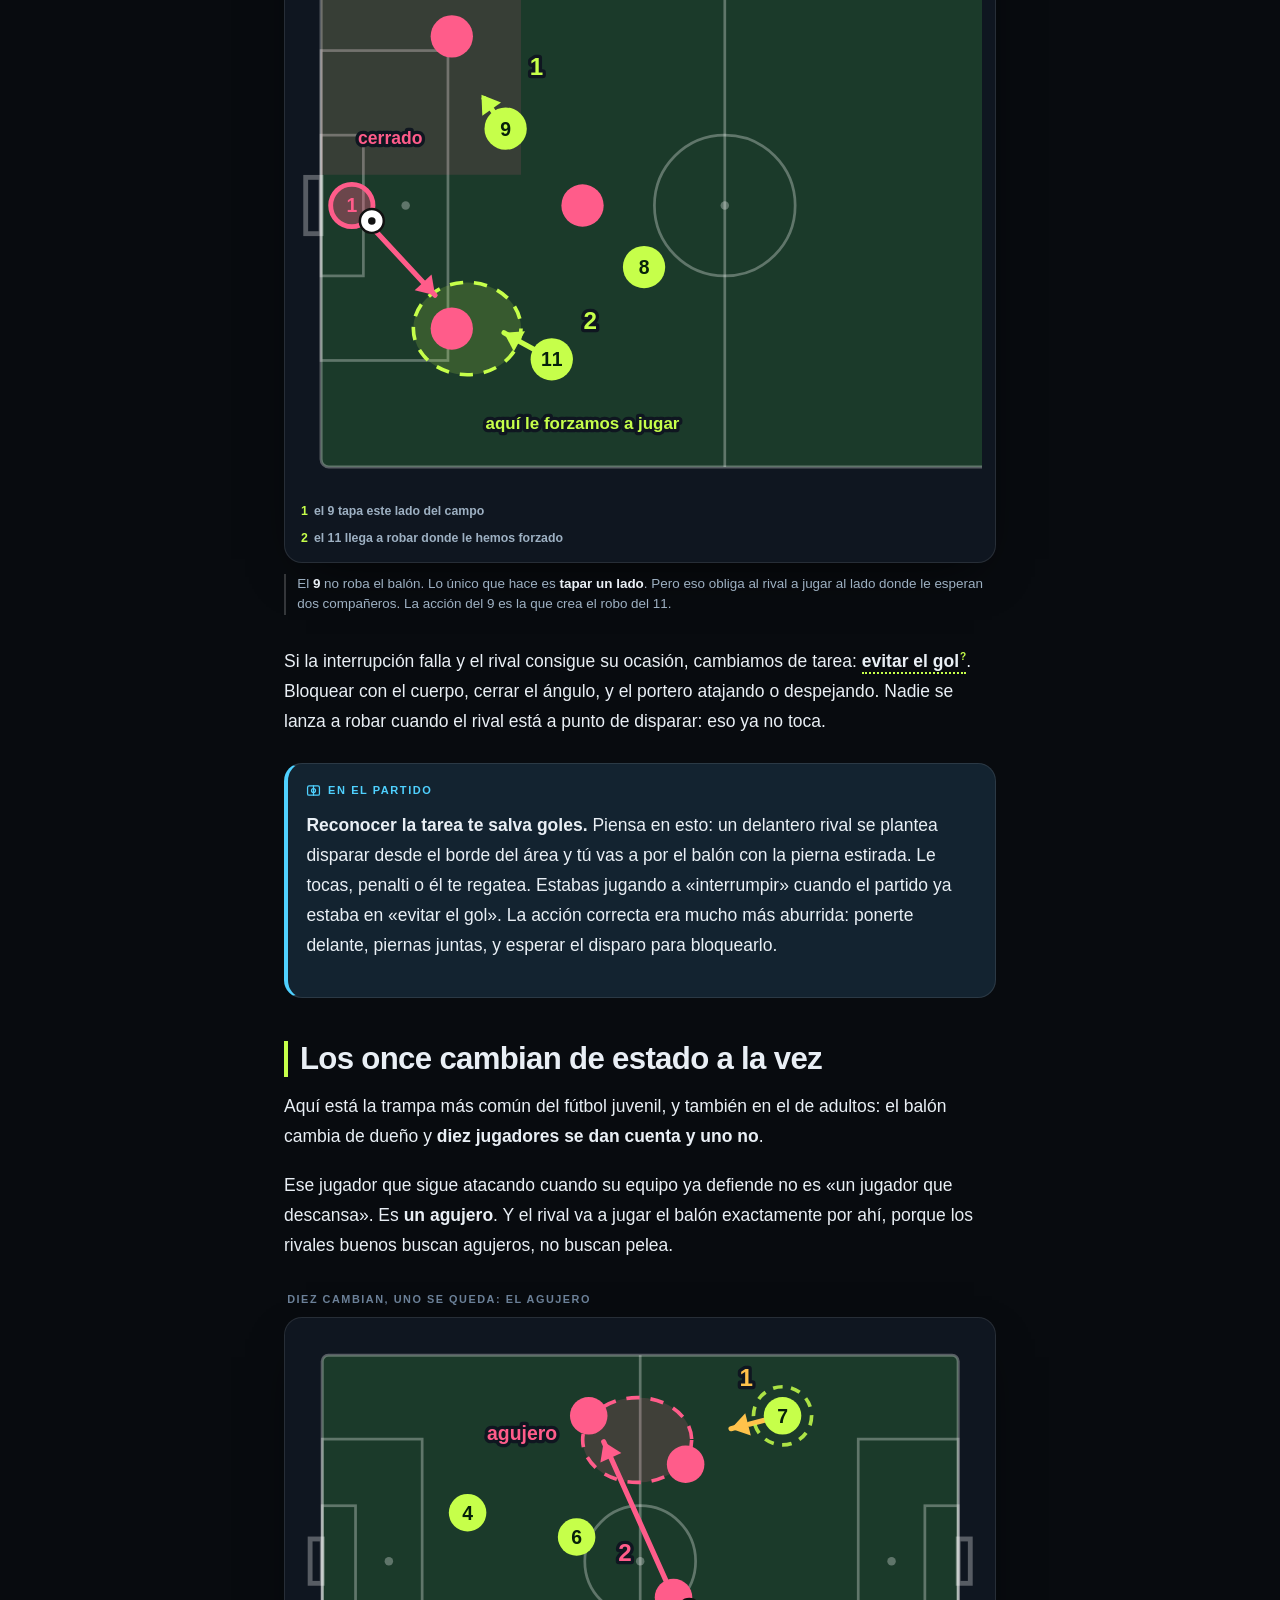
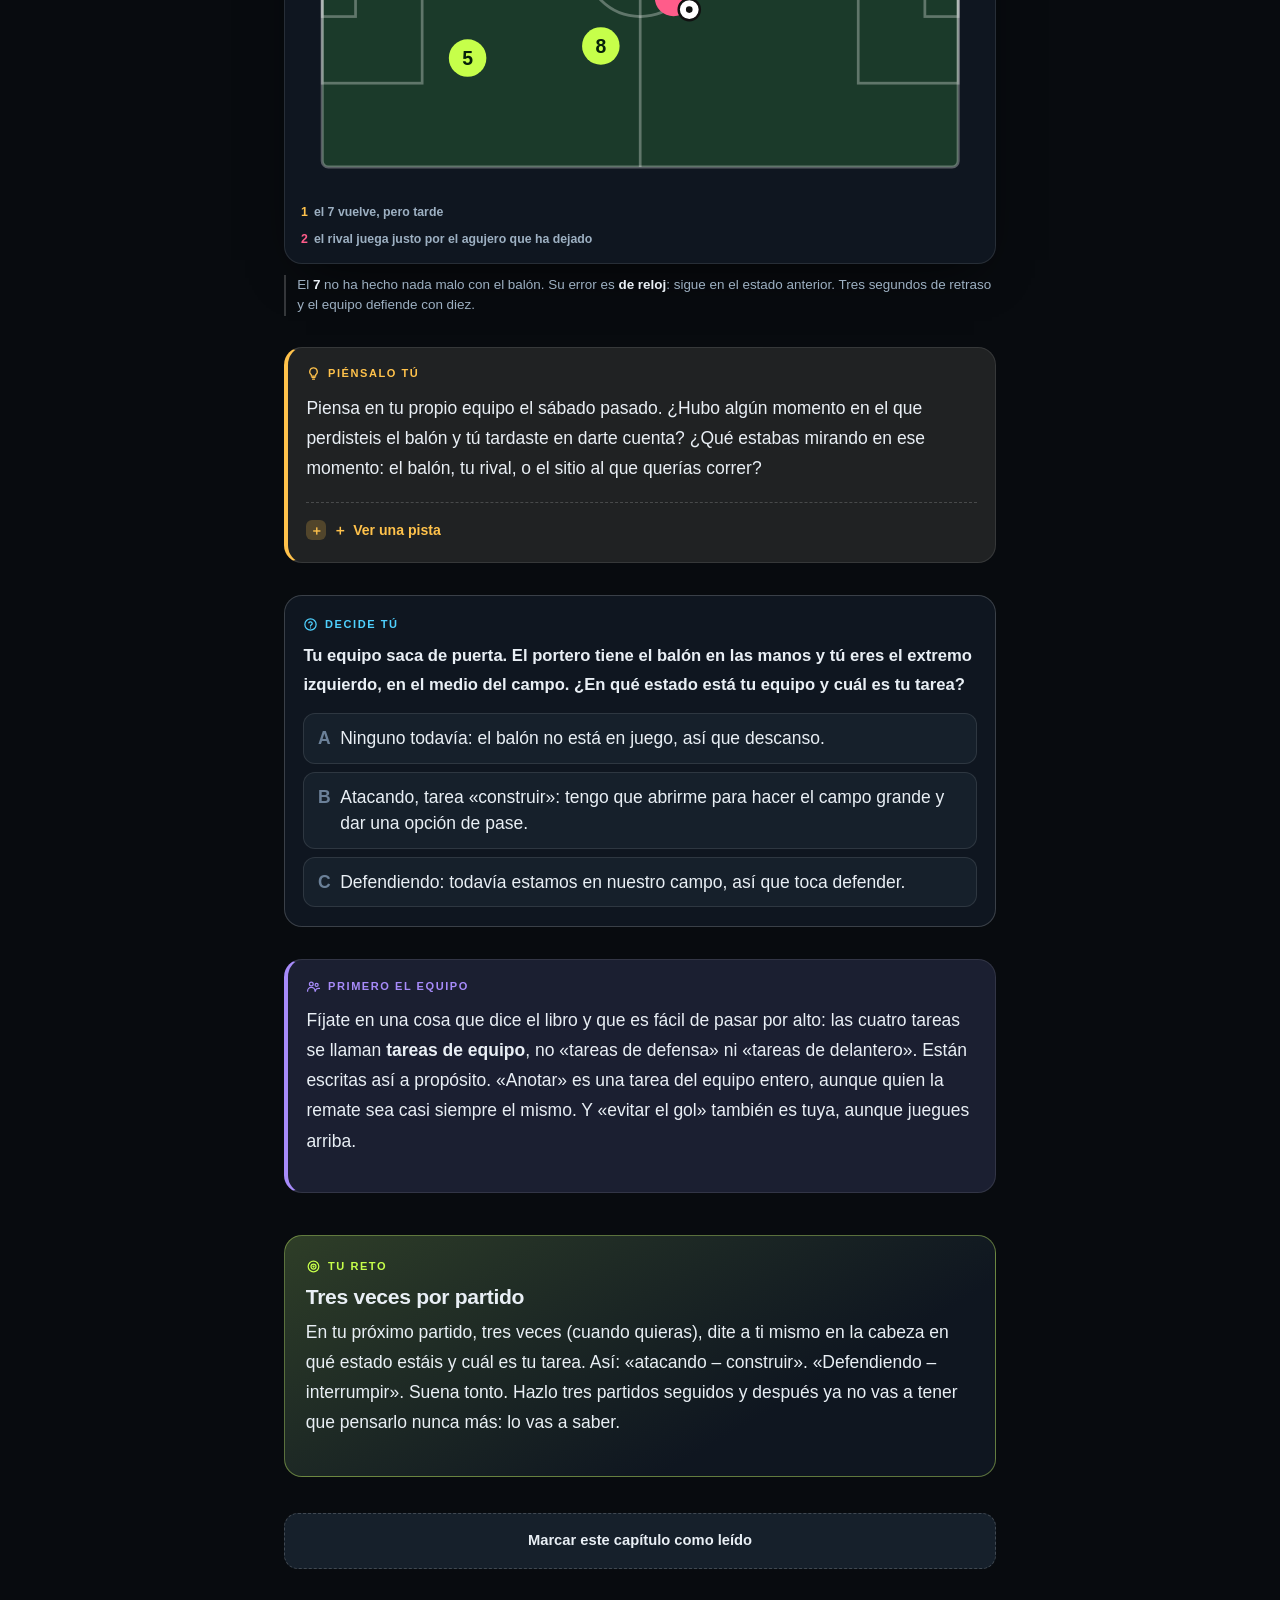
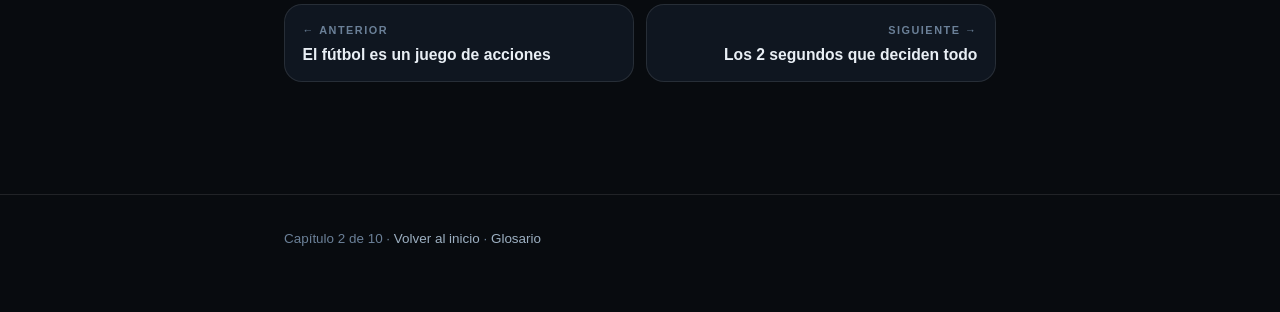
<file: 02-mapa.html>
<!DOCTYPE html>
<html lang="es" data-lang="es" data-theme="dark">
<head>
<meta charset="utf-8">
<meta name="viewport" content="width=device-width, initial-scale=1">
<title>2 · El mapa del partido</title>
<link rel="stylesheet" href="style.css?v=5">
<script>try{var l=localStorage.getItem('jdj.lang')||'es',t=localStorage.getItem('jdj.theme')||'dark';var h=document.documentElement;h.setAttribute('data-lang',l);h.setAttribute('data-theme',t);h.setAttribute('lang',l);}catch(e){}</script>
</head>
<body data-page="c2">
<a class="skip" href="#main"><span class="es">Saltar al contenido</span><span class="en">Skip to content</span></a>
<header class="topbar">
  <div class="topbar-in">
    <a class="brand" href="index.html">
      <span class="brand-mark" data-ic="pitch"></span>
      <span class="brand-txt">
        <span class="es">El juego dentro del juego</span><span class="en">The game inside the game</span>
        <small><span class="es">Teoría del fútbol</span><span class="en">Football theory</span></small>
      </span>
    </a>
    <span class="spacer"></span>
    <div class="langsw" role="group" aria-label="Idioma / Language">
      <button data-lang="es" aria-pressed="true">ES</button>
      <button data-lang="en" aria-pressed="false">EN</button>
    </div>
    <button class="ctrl" id="themeBtn" aria-label="Theme"></button>
    <button class="ctrl" id="menuBtn" aria-expanded="false" aria-controls="drawer">
      <svg viewBox="0 0 24 24" fill="none" stroke="currentColor" stroke-width="2.2" stroke-linecap="round"><path d="M4 7h16M4 12h16M4 17h16"/></svg>
      <span data-ui="menu">Capítulos</span>
    </button>
  </div>
  <div class="progress"><i></i></div>
</header>
<div class="scrim" id="scrim"></div>
<nav class="drawer" id="drawer" aria-label="Chapters">
  <div class="drawer-hd"><strong data-ui="chapters">Capítulos</strong><span class="spacer"></span><button class="ctrl" id="closeDrawer" aria-label="Close">✕</button></div>
  <div class="drawer-body" id="drawerList"></div>
</nav>

<main id="main"><div class="wrap">

<section class="hero">
  <div class="chapnum">2</div>
  <div class="eyebrow"><span class="es">Capítulo 2</span><span class="en">Chapter 2</span></div>
  <h1><span class="es">El mapa del partido</span><span class="en">The map of a match</span></h1>
  <p class="lede es">Un partido parece un caos. No lo es. En cualquier segundo de cualquier partido del mundo, tu equipo está en <b>uno de tres sitios</b>. Sólo tres. Cuando sabes en cuál estás, sabes qué te toca hacer.</p>
  <p class="lede en">A match looks like chaos. It isn't. At any second of any match in the world, your team is in <b>one of three places</b>. Only three. Once you know which one you're in, you know what your job is.</p>
  <div class="meta">
    <span class="chip"><span class="es">⏱ 9 minutos</span><span class="en">⏱ 9 minutes</span></span>
    <span class="chip"><span class="es">🗺 El mapa que usarás siempre</span><span class="en">🗺 The map you will always use</span></span>
  </div>
</section>

<hr class="rule">

<section class="sec">
  <h2><span class="es">Todo empieza con una pregunta de sí o no</span><span class="en">It all starts with a yes-or-no question</span></h2>
  <p class="es">Sólo hay un balón. Así que en cada instante del partido sólo puede pasar una de dos cosas: o lo tenemos nosotros, o lo tiene el rival. A eso se le llama <b class="t" data-t="posesion">posesión</b>.</p>
  <p class="en">There is only one ball. So at every instant of the match only one of two things can be true: either we have it, or they have it. That's called <b class="t" data-t="posesion">possession</b>.</p>
  <p class="es">Y aquí viene la parte que mucha gente no entiende: aunque sólo <i>un</i> jugador tenga el balón en los pies, <b>la posesión es de los once</b>. Cuando tu portero tiene el balón, tú estás atacando, aunque estés a sesenta metros y no lo toques en veinte segundos.</p>
  <p class="en">And here's the part a lot of people miss: even though only <i>one</i> player has the ball at their feet, <b>possession belongs to all eleven</b>. When your keeper has the ball, you are attacking, even if you're sixty metres away and won't touch it for twenty seconds.</p>

  <div class="box key">
    <p class="es">«Tenemos el balón» y «no tenemos el balón» describen una <i>situación</i>. Pero no dicen qué quieres <b>hacer</b> con ella. Por eso los entrenadores usan verbos: cuando lo tenemos, <b class="t" data-t="atacar">atacamos</b>. Cuando no, <b class="t" data-t="defender">defendemos</b>. Y en el segundo en que cambia de dueño, hay <b class="t" data-t="transicion">transición</b>.</p>
    <p class="en">“We have the ball” and “we don't have the ball” describe a <i>situation</i>. But they don't say what you want to <b>do</b> with it. That's why coaches use verbs: when we have it, we are <b class="t" data-t="atacar">attacking</b>. When we don't, we are <b class="t" data-t="defender">defending</b>. And in the second it changes owner, there is <b class="t" data-t="transicion">transition</b>.</p>
  </div>

  <p class="es">Estas tres cosas se llaman <b class="t" data-t="funcionEquipo">funciones de equipo</b>. Y dentro de dos de ellas hay <b class="t" data-t="tareaEquipo">tareas de equipo</b>: el trabajo concreto. Este cuadro es, literalmente, el mapa completo del fútbol:</p>
  <p class="en">These three things are called <b class="t" data-t="funcionEquipo">team functions</b>. And inside two of them there are <b class="t" data-t="tareaEquipo">team tasks</b>: the concrete jobs. This table is, literally, the complete map of football:</p>

  <div class="trio">
    <div class="att">
      <h4><span class="es">Atacando</span><span class="en">Attacking</span></h4>
      <p class="when"><span class="es">Tenemos el balón.</span><span class="en">We have the ball.</span></p>
      <ol>
        <li><b><span class="es">Construir</span><span class="en">Build up</span></b><span class="es">Crear una ocasión de gol.</span><span class="en">Create a chance to score.</span></li>
        <li><b><span class="es">Anotar</span><span class="en">Score</span></b><span class="es">Convertir esa ocasión en gol.</span><span class="en">Turn that chance into a goal.</span></li>
      </ol>
    </div>
    <div class="tra">
      <h4><span class="es">Transición</span><span class="en">Transition</span></h4>
      <p class="when"><span class="es">El balón acaba de cambiar de equipo.</span><span class="en">The ball just changed teams.</span></p>
      <p class="solo es">No hay tareas: hay <b>2 o 3 segundos</b> en los que los dos equipos están desordenados y hay que reorganizarse antes que el rival. Tiene capítulo propio (el 3) porque ahí se ganan los partidos.</p>
      <p class="solo en">No tasks: there are <b>2 or 3 seconds</b> where both teams are disorganised and you must reorganise before they do. It gets its own chapter (3) because that's where matches are won.</p>
    </div>
    <div class="def">
      <h4><span class="es">Defendiendo</span><span class="en">Defending</span></h4>
      <p class="when"><span class="es">El balón lo tiene el rival.</span><span class="en">The opponent has the ball.</span></p>
      <ol>
        <li><b><span class="es">Interrumpir</span><span class="en">Disrupt</span></b><span class="es">Cortar su plan antes de que creen la ocasión.</span><span class="en">Break their plan before they create the chance.</span></li>
        <li><b><span class="es">Evitar el gol</span><span class="en">Prevent the goal</span></b><span class="es">Si ya la crearon, apagarla.</span><span class="en">If they already created it, put it out.</span></li>
      </ol>
    </div>
  </div>

  <p class="es">Eso es todo. Cualquier cosa que pase en un partido, desde un saque de banda en el minuto 3 hasta un penalti en el 90, cabe en una de esas cinco casillas. Los profesionales que ganan Champions usan este mismo mapa. No hay otro más avanzado escondido en algún sitio.</p>
  <p class="en">That's it. Anything that happens in a match, from a throw-in in minute 3 to a penalty in minute 90, fits in one of those five boxes. The professionals who win the Champions League use this same map. There's no more advanced one hidden somewhere.</p>
</section>

<section class="sec">
  <h2><span class="es">Construir no es pasar por pasar</span><span class="en">Building up is not passing for the sake of passing</span></h2>
  <p class="es">Ésta es la frase más importante del capítulo, y viene directamente del libro: <b>«Construir no es un objetivo en sí mismo. Los jugadores no deben pasar por pasar.»</b></p>
  <p class="en">This is the most important sentence in the chapter, and it comes straight from the book: <b>“Building up is not a goal in itself. Players must not pass for the sake of passing.”</b></p>
  <p class="es">Puedes hacer treinta pases seguidos, tener el 70% de posesión y no haber construido nada. Si el balón va de un lado a otro sin que se abra nunca un hueco, no estás construyendo: estás pasando el rato con estilo.</p>
  <p class="en">You can string thirty passes together, have 70% possession and have built nothing. If the ball goes side to side and a gap never opens, you're not building up: you're passing time in style.</p>
  <p class="es">Construir significa: <b>cada pase deja al equipo un poco más cerca de una ocasión</b>. Mira el diagrama y fíjate en el pase 3, el que casi nadie aplaude.</p>
  <p class="en">Building up means: <b>every pass leaves the team a little closer to a chance</b>. Look at the diagram and pay attention to pass 3, the one nobody applauds.</p>

  <figure class="fig">
    <p class="fig-title"><span class="es">Construir: cuatro acciones, una sola intención</span><span class="en">Building up: four actions, one single intention</span></p>
    <div class="frame"><div class="pitch" data-pitch='{"view":"full","players":[{"s":"a","n":"5","x":24,"y":50},{"s":"a","n":"6","x":44,"y":40},{"s":"a","n":"8","x":60,"y":24},{"s":"a","n":"9","x":74,"y":44},{"s":"b","n":"","x":34,"y":44},{"s":"b","n":"","x":52,"y":31},{"s":"b","n":"","x":68,"y":17},{"s":"b","n":"","x":82,"y":50},{"s":"b","n":"","x":86,"y":24},{"s":"gkb","n":"1","x":102,"y":34}],"ball":{"x":26.6,"y":52},"arrows":[{"k":"pass","from":[24,50],"to":[44,40]},{"k":"pass","from":[44,40],"to":[60,24]},{"k":"run","from":[74,44],"to":[90,58],"c":"c"},{"k":"pass","from":[60,24],"to":[90,34]}],"spaces":[{"x":91,"y":35,"rx":5.5,"ry":5.5,"c":"a","label":{"es":"hueco","en":"gap"},"size":2.8}],"labels":[{"x":31,"y":41,"text":"1","c":"a","size":3.8},{"x":48,"y":28,"text":"2","c":"a","size":3.8},{"x":77,"y":64,"text":{"es":"3 · el 9 arrastra al central","en":"3 · the 9 drags the centre-back"},"c":"c","size":2.9},{"x":76,"y":20,"text":"4","c":"a","size":3.8}],"alt":{"es":"Cuatro acciones de construccion que terminan abriendo un hueco","en":"Four build-up actions that end up opening a gap"}}'></div></div>
    <figcaption><span class="es">El <b>9</b> no recibe el balón en toda la jugada. Pero sin su carrera (3) el hueco no existe. Su acción no aparece en ninguna estadística y sin embargo es la que construye la ocasión.</span><span class="en">The <b>9</b> never receives the ball in this whole move. But without his run (3) the gap doesn't exist. His action shows up in no statistic, yet it's the one that builds the chance.</span></figcaption>
  </figure>

  <div class="forwhat">
    <p class="q es">Cuando tú das un pase lateral, ¿para qué lo das?</p>
    <p class="q en">When you play a sideways pass, what do you play it for?</p>
    <p class="es">Hay respuestas buenísimas: «para que la defensa rival se desplace a este lado y se abra el otro». «Para darle tiempo a mi lateral a subir». «Porque el pase de delante era una trampa». Todas valen. Lo que no vale es: «porque no sabía qué hacer». Ese pase, en realidad, es un pase de miedo disfrazado de pase de posesión.</p>
    <p class="en">There are excellent answers: “so their defence slides to this side and the other side opens”. “To give my full-back time to get forward”. “Because the forward pass was a trap”. All of those are valid. What isn't valid is: “because I didn't know what to do”. That pass is really a scared pass dressed up as a possession pass.</p>
  </div>
</section>

<section class="sec">
  <h2><span class="es">Defender empieza en el delantero</span><span class="en">Defending starts with the striker</span></h2>
  <p class="es">Si te preguntan quién defiende en tu equipo, la respuesta correcta no es «los defensas y el portero». Es <b>los once</b>. Igual que atacar empieza muchas veces en el portero, defender empieza muchas veces en el delantero.</p>
  <p class="en">If someone asks who defends in your team, the correct answer isn't “the defenders and the keeper”. It's <b>all eleven</b>. Just as attacking often starts with the keeper, defending often starts with the striker.</p>
  <p class="es">La primera tarea es <b class="t" data-t="interrumpir">interrumpir la construcción</b>: no dejar que lleguen a tener una ocasión. Y la mejor forma de interrumpir es la más obvia: <b>quitarles el balón</b>. Si les robas, ya no pueden construir nada, porque no tienen con qué.</p>
  <p class="en">The first task is <b class="t" data-t="interrumpir">disrupting the build-up</b>: not letting them get to a chance at all. And the best way to disrupt is the most obvious one: <b>take the ball off them</b>. If you steal it, they can't build anything, because they've got nothing to build with.</p>

  <figure class="fig">
    <p class="fig-title"><span class="es">Interrumpir: el delantero manda el balón donde tú quieres</span><span class="en">Disrupting: the striker sends the ball where you want it</span></p>
    <div class="frame"><div class="pitch" data-pitch='{"view":"half-def","players":[{"s":"gkb","n":"1","x":4,"y":34},{"s":"b","n":"","x":17,"y":12},{"s":"b","n":"","x":17,"y":50},{"s":"b","n":"","x":34,"y":34},{"s":"a","n":"9","x":24,"y":24},{"s":"a","n":"11","x":30,"y":54},{"s":"a","n":"8","x":42,"y":42}],"ball":{"x":6.6,"y":36},"arrows":[{"k":"bpass","from":[4,34],"to":[17,48]},{"k":"run","from":[24,24],"to":[19,17]},{"k":"run","from":[30,54],"to":[21,49]}],"shade":[{"x":0,"y":0,"w":26,"h":30,"c":"b","o":0.12}],"spaces":[{"x":19,"y":50,"rx":7,"ry":6,"c":"a"}],"labels":[{"x":9,"y":26,"text":{"es":"cerrado","en":"closed"},"c":"b","size":2.9},{"x":28,"y":17,"text":"1","c":"a","size":4},{"x":35,"y":50,"text":"2","c":"a","size":4},{"x":34,"y":63,"text":{"es":"aquí le forzamos a jugar","en":"we force him to play here"},"c":"a","size":2.8}],"alt":{"es":"Un delantero cierra un lado del campo para que el portero rival juegue al lado donde esperamos","en":"A striker closes one side so the opposing keeper plays into the side we are waiting on"}}'></div>
      <div class="legend" style="flex-direction:column;gap:.35rem">
        <span><b style="color:var(--lime)">1</b> <span class="es">el 9 tapa este lado del campo</span><span class="en">the 9 shuts this side of the pitch</span></span>
        <span><b style="color:var(--lime)">2</b> <span class="es">el 11 llega a robar donde le hemos forzado</span><span class="en">the 11 arrives to steal it where we forced him</span></span>
      </div>
    </div>
    <figcaption><span class="es">El <b>9</b> no roba el balón. Lo único que hace es <b>tapar un lado</b>. Pero eso obliga al rival a jugar al lado donde le esperan dos compañeros. La acción del 9 es la que crea el robo del 11.</span><span class="en">The <b>9</b> doesn't win the ball. All he does is <b>shut one side</b>. But that forces the opponent to play into the side where two teammates are waiting. The 9's action is what creates the 11's steal.</span></figcaption>
  </figure>

  <p class="es">Si la interrupción falla y el rival consigue su ocasión, cambiamos de tarea: <b class="t" data-t="evitarGol">evitar el gol</b>. Bloquear con el cuerpo, cerrar el ángulo, y el portero atajando o despejando. Nadie se lanza a robar cuando el rival está a punto de disparar: eso ya no toca.</p>
  <p class="en">If the disruption fails and the opponent gets their chance, we switch task: <b class="t" data-t="evitarGol">prevent the goal</b>. Block with your body, close the angle, and the keeper saving or clearing. Nobody dives in to steal when an opponent is about to shoot: that's not the job any more.</p>

  <div class="box match">
    <p class="es"><b>Reconocer la tarea te salva goles.</b> Piensa en esto: un delantero rival se plantea disparar desde el borde del área y tú vas a por el balón con la pierna estirada. Le tocas, penalti o él te regatea. Estabas jugando a «interrumpir» cuando el partido ya estaba en «evitar el gol». La acción correcta era mucho más aburrida: ponerte delante, piernas juntas, y esperar el disparo para bloquearlo.</p>
    <p class="en"><b>Recognising the task saves you goals.</b> Think about this: an opposing striker is lining up a shot from the edge of the box and you lunge at the ball with your leg out. You clip him, penalty, or he goes past you. You were playing “disrupt” when the game was already in “prevent the goal”. The correct action was much more boring: get in front, legs together, and wait for the shot to block it.</p>
  </div>
</section>

<section class="sec">
  <h2><span class="es">Los once cambian de estado a la vez</span><span class="en">All eleven change state at the same time</span></h2>
  <p class="es">Aquí está la trampa más común del fútbol juvenil, y también en el de adultos: el balón cambia de dueño y <b>diez jugadores se dan cuenta y uno no</b>.</p>
  <p class="en">Here's the most common trap in youth football, and in adult football too: the ball changes owner and <b>ten players notice and one doesn't</b>.</p>
  <p class="es">Ese jugador que sigue atacando cuando su equipo ya defiende no es «un jugador que descansa». Es <b>un agujero</b>. Y el rival va a jugar el balón exactamente por ahí, porque los rivales buenos buscan agujeros, no buscan pelea.</p>
  <p class="en">The player still attacking when his team is already defending isn't “a player taking a breather”. He's <b>a hole</b>. And the opponent will play the ball exactly through there, because good opponents look for holes, they don't look for fights.</p>

  <figure class="fig">
    <p class="fig-title"><span class="es">Diez cambian, uno se queda: el agujero</span><span class="en">Ten switch, one stays: the hole</span></p>
    <div class="frame"><div class="pitch" data-pitch='{"view":"full","players":[{"s":"a","n":"7","x":76,"y":10,"ring":true},{"s":"a","n":"6","x":42,"y":30},{"s":"a","n":"8","x":46,"y":48},{"s":"a","n":"4","x":24,"y":26},{"s":"a","n":"5","x":24,"y":50},{"s":"b","n":"","x":58,"y":40},{"s":"b","n":"","x":60,"y":18},{"s":"b","n":"","x":44,"y":10}],"ball":{"x":60.6,"y":42},"arrows":[{"k":"run","from":[76,10],"to":[64,13],"c":"w"},{"k":"bpass","from":[58,40],"to":[45,11]}],"spaces":[{"x":52,"y":14,"rx":9,"ry":7,"c":"b"}],"labels":[{"x":33,"y":14,"text":{"es":"agujero","en":"the hole"},"c":"b","size":3.2},{"x":70,"y":5,"text":"1","c":"w","size":4},{"x":50,"y":34,"text":"2","c":"b","size":4}],"alt":{"es":"El extremo 7 no ha vuelto y deja un agujero que el rival aprovecha","en":"Winger 7 has not come back and leaves a hole the opponent uses"}}'></div>
      <div class="legend" style="flex-direction:column;gap:.35rem">
        <span><b style="color:var(--amber)">1</b> <span class="es">el 7 vuelve, pero tarde</span><span class="en">the 7 comes back, but late</span></span>
        <span><b style="color:var(--pink)">2</b> <span class="es">el rival juega justo por el agujero que ha dejado</span><span class="en">the opponent plays straight through the hole he left</span></span>
      </div>
    </div>
    <figcaption><span class="es">El <b>7</b> no ha hecho nada malo con el balón. Su error es <b>de reloj</b>: sigue en el estado anterior. Tres segundos de retraso y el equipo defiende con diez.</span><span class="en">The <b>7</b> hasn't done anything wrong with the ball. His mistake is a <b>clock</b> mistake: he's still in the previous state. Three seconds late and the team defends with ten.</span></figcaption>
  </figure>

  <div class="box think">
    <p class="es">Piensa en tu propio equipo el sábado pasado. ¿Hubo algún momento en el que perdisteis el balón y tú tardaste en darte cuenta? ¿Qué estabas mirando en ese momento: el balón, tu rival, o el sitio al que querías correr?</p>
    <p class="en">Think about your own team last Saturday. Was there a moment where you lost the ball and you were slow to notice? What were you looking at right then: the ball, your opponent, or the place you wanted to run to?</p>
    <details class="rev"><summary>＋ <span class="auto">Ver una pista</span></summary>
      <div class="body">
        <p class="es">Casi siempre la respuesta es «miraba el balón esperando que me llegara». Es normalísimo. El truco de los jugadores mayores es que miran <b>al jugador que tiene el balón, no al balón</b>: en su cuerpo se ve venir el error tres cuartos de segundo antes de que ocurra. Ese tres cuartos de segundo es toda tu ventaja.</p>
        <p class="en">Almost always the answer is “I was watching the ball waiting for it to come to me”. That's completely normal. The trick older players use is that they watch <b>the player who has the ball, not the ball</b>: you can see the mistake coming in his body three quarters of a second before it happens. That three quarters of a second is your entire advantage.</p>
      </div>
    </details>
  </div>
</section>

<div class="quiz">
  <p class="q es">Tu equipo saca de puerta. El portero tiene el balón en las manos y tú eres el extremo izquierdo, en el medio del campo. ¿En qué estado está tu equipo y cuál es tu tarea?</p>
  <p class="q en">Your team has a goal kick. The keeper has the ball in his hands and you're the left winger, in the middle of the pitch. What state is your team in and what's your task?</p>
  <div class="opts">
    <button class="opt" data-ok="0"><em>A</em><span class="es">Ninguno todavía: el balón no está en juego, así que descanso.</span><span class="en">None yet: the ball isn't in play, so I rest.</span></button>
    <button class="opt" data-ok="1"><em>B</em><span class="es">Atacando, tarea «construir»: tengo que abrirme para hacer el campo grande y dar una opción de pase.</span><span class="en">Attacking, task “build up”: I have to push wide to make the pitch big and offer a passing option.</span></button>
    <button class="opt" data-ok="0"><em>C</em><span class="es">Defendiendo: todavía estamos en nuestro campo, así que toca defender.</span><span class="en">Defending: we're still in our own half, so it's time to defend.</span></button>
  </div>
  <div class="why es"><p><strong>B.</strong> El estado no depende de <em>dónde</em> está el balón, sino de <em>quién</em> lo tiene. Nuestro portero lo tiene → atacamos, y la tarea es construir. Y ojo al detalle: tu trabajo en ese momento es <strong class="t" data-t="amplitud">abrirte</strong>. Aunque no te la pasen, al abrirte arrastras a tu marcador y le dejas sitio a tu lateral. Eso ya es construir.</p></div>
  <div class="why en"><p><strong>B.</strong> The state doesn't depend on <em>where</em> the ball is, but on <em>who</em> has it. Our keeper has it → we're attacking, and the task is building up. And notice the detail: your job right then is to <strong class="t" data-t="amplitud">get wide</strong>. Even if the ball never comes, getting wide drags your marker away and leaves room for your full-back. That already is building up.</p></div>
</div>

<div class="box team">
  <p class="es">Fíjate en una cosa que dice el libro y que es fácil de pasar por alto: las cuatro tareas se llaman <b>tareas de equipo</b>, no «tareas de defensa» ni «tareas de delantero». Están escritas así a propósito. «Anotar» es una tarea del equipo entero, aunque quien la remate sea casi siempre el mismo. Y «evitar el gol» también es tuya, aunque juegues arriba.</p>
  <p class="en">Notice something the book says that's easy to skip past: the four tasks are called <b>team tasks</b>, not “defender tasks” or “striker tasks”. They're written that way on purpose. “Scoring” is a job for the whole team, even if the same person usually finishes it. And “preventing the goal” is yours too, even if you play up front.</p>
</div>

<div class="challenge">
  <h3><span class="es">Tres veces por partido</span><span class="en">Three times a match</span></h3>
  <p class="es">En tu próximo partido, tres veces (cuando quieras), dite a ti mismo en la cabeza en qué estado estáis y cuál es tu tarea. Así: «atacando – construir». «Defendiendo – interrumpir». Suena tonto. Hazlo tres partidos seguidos y después ya no vas a tener que pensarlo nunca más: lo vas a saber.</p>
  <p class="en">In your next match, three times (whenever you like), tell yourself in your head what state you're in and what your task is. Like this: “attacking – build up”. “Defending – disrupt”. It sounds silly. Do it for three matches and after that you'll never have to think about it again: you'll just know.</p>
</div>

<button class="readbtn" id="readBtn"></button>
<nav class="pager" id="pager" aria-label="Chapter navigation"></nav>

</div></main>
<footer class="site"><div class="wrap">
  <p class="es">Capítulo 2 de 10 · <a href="index.html">Volver al inicio</a> · <a href="glosario.html">Glosario</a></p>
  <p class="en">Chapter 2 of 10 · <a href="index.html">Back to home</a> · <a href="glosario.html">Glossary</a></p>
</div></footer>
<script src="glossary.js?v=5"></script>
<script src="app.js?v=5"></script>
</body>
</html>
</file>
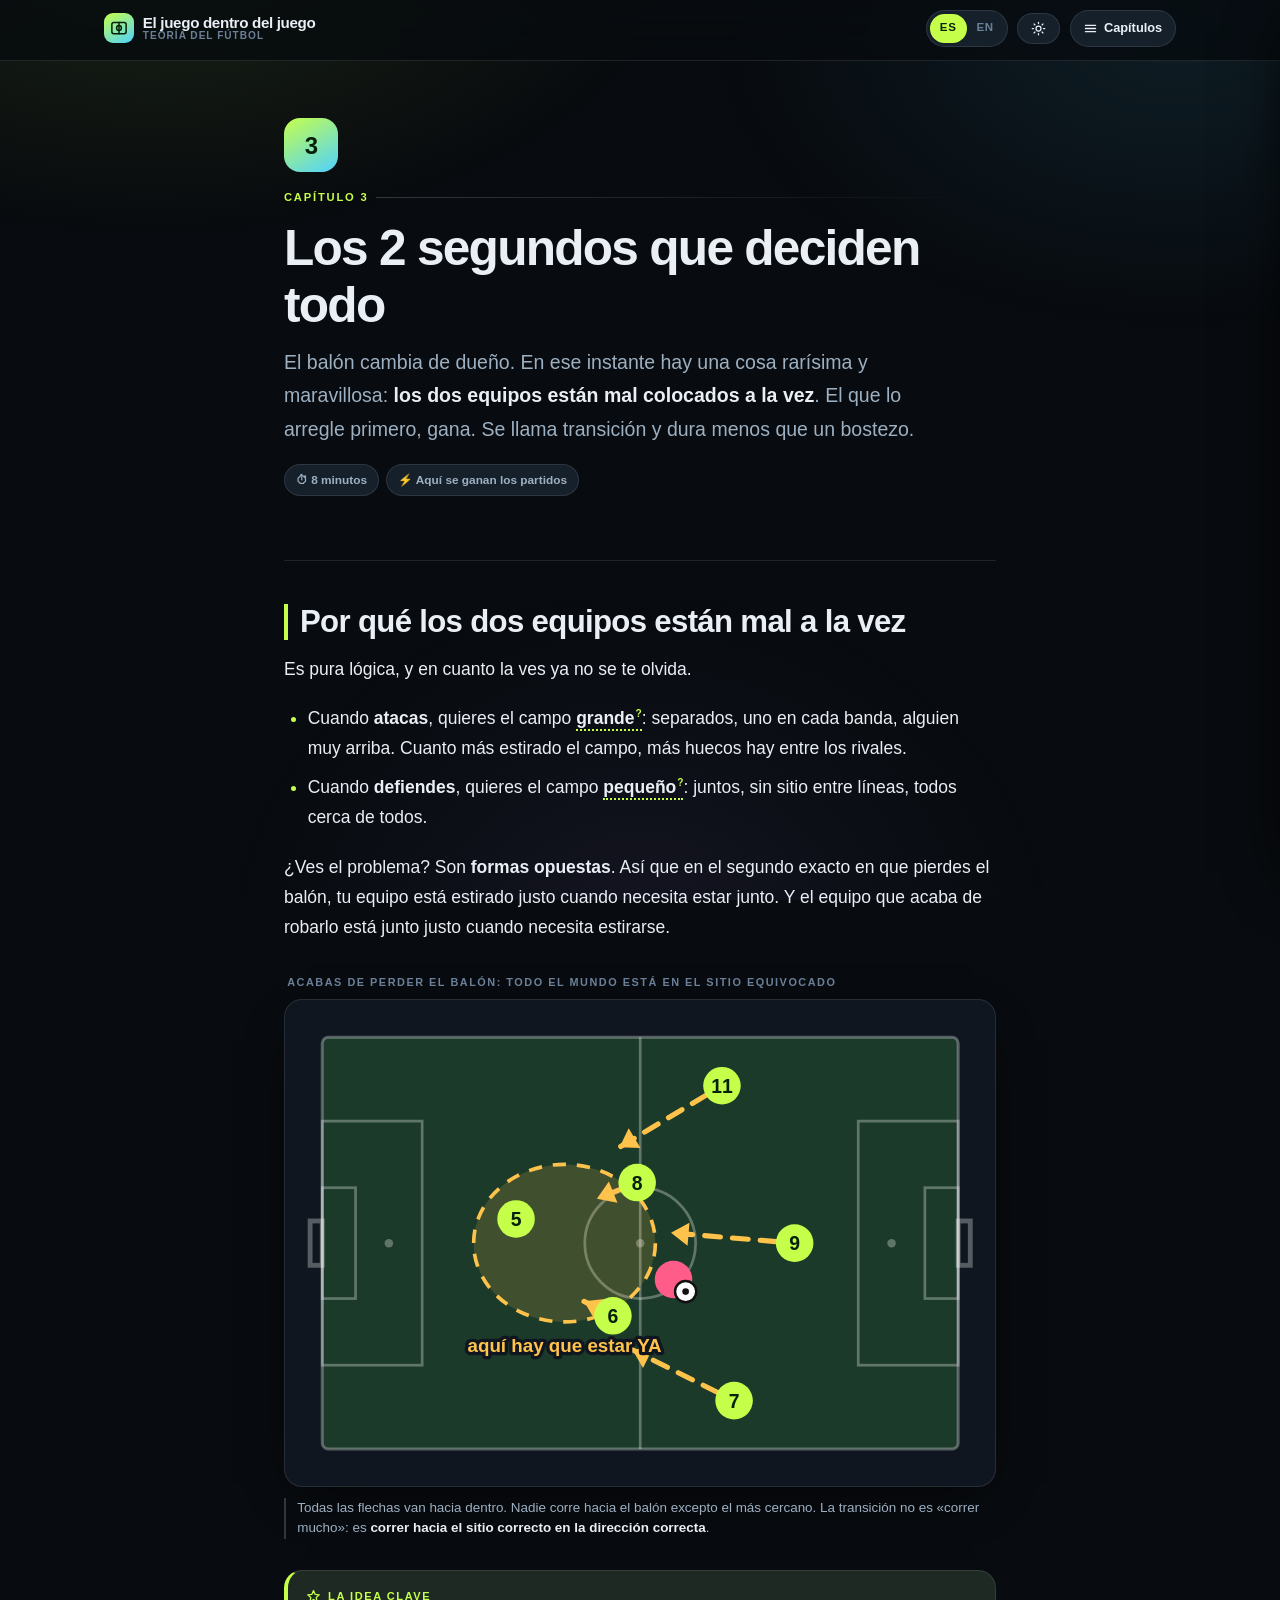
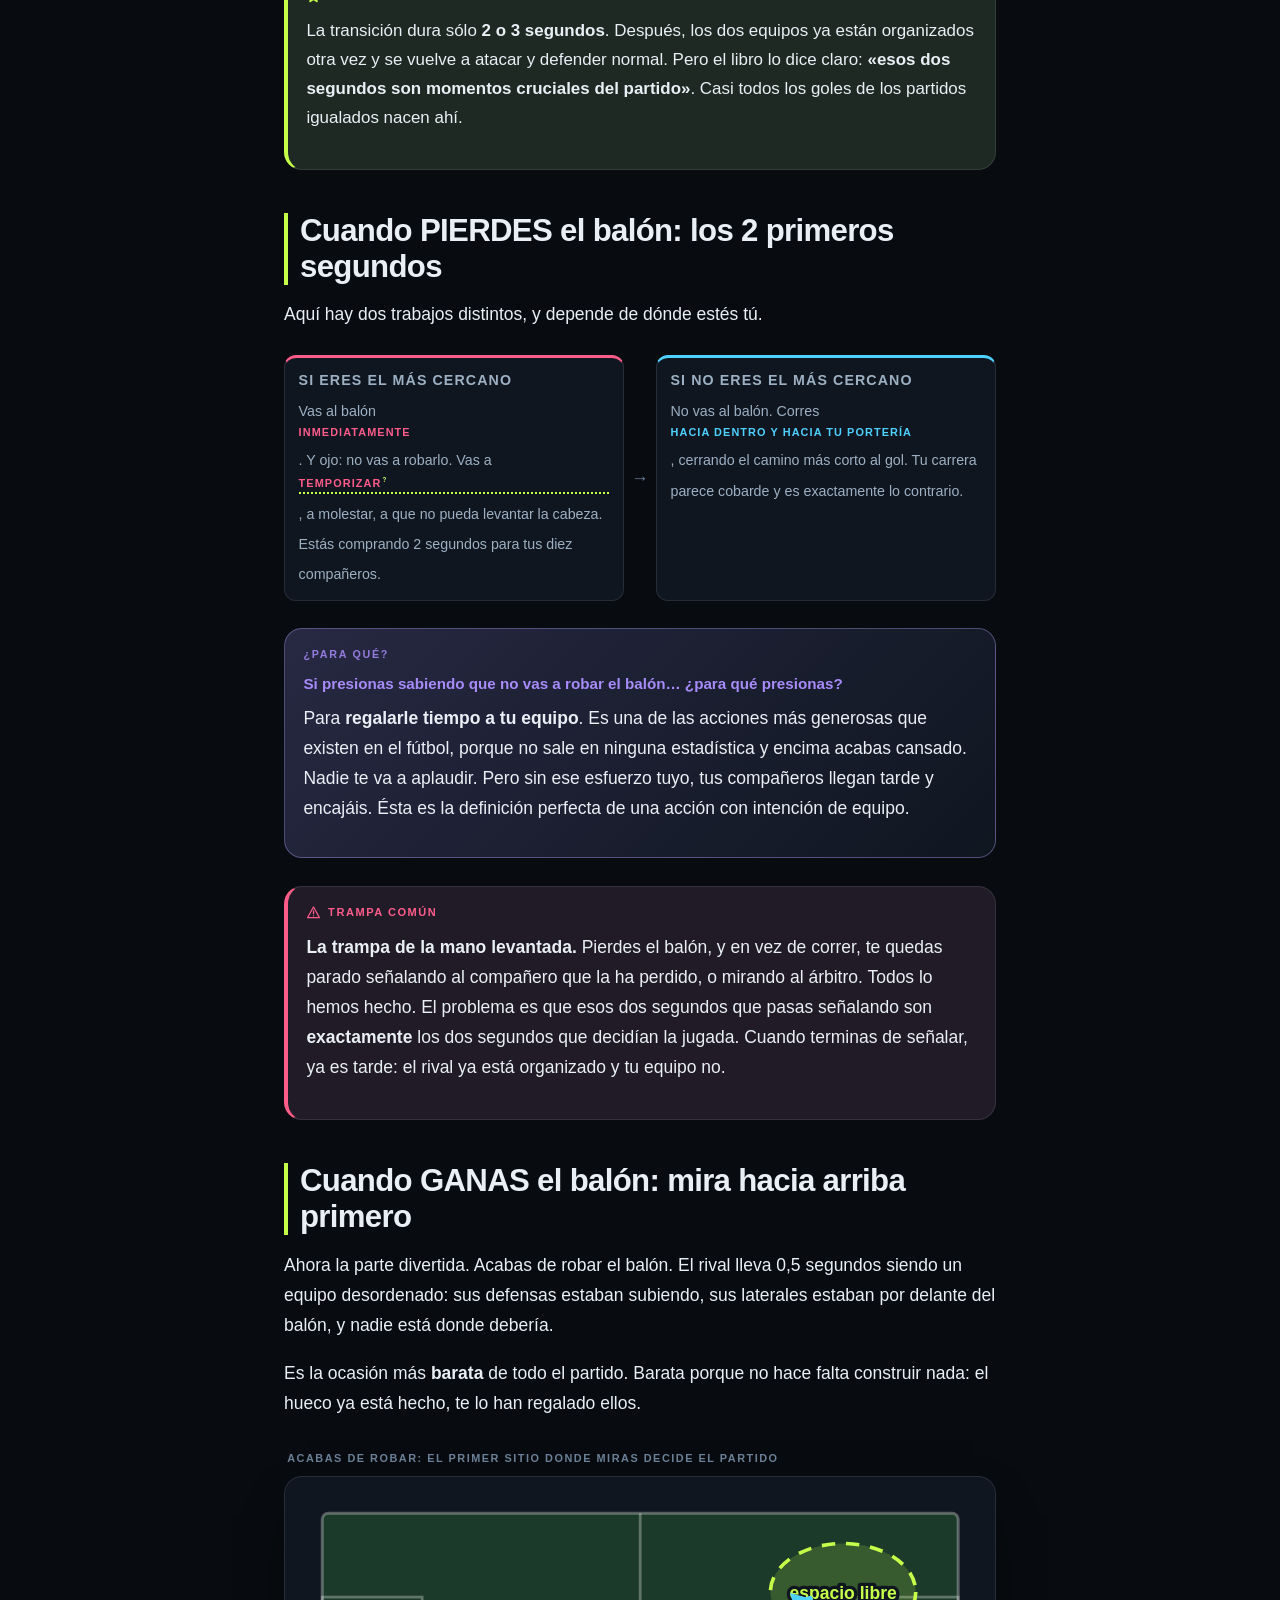
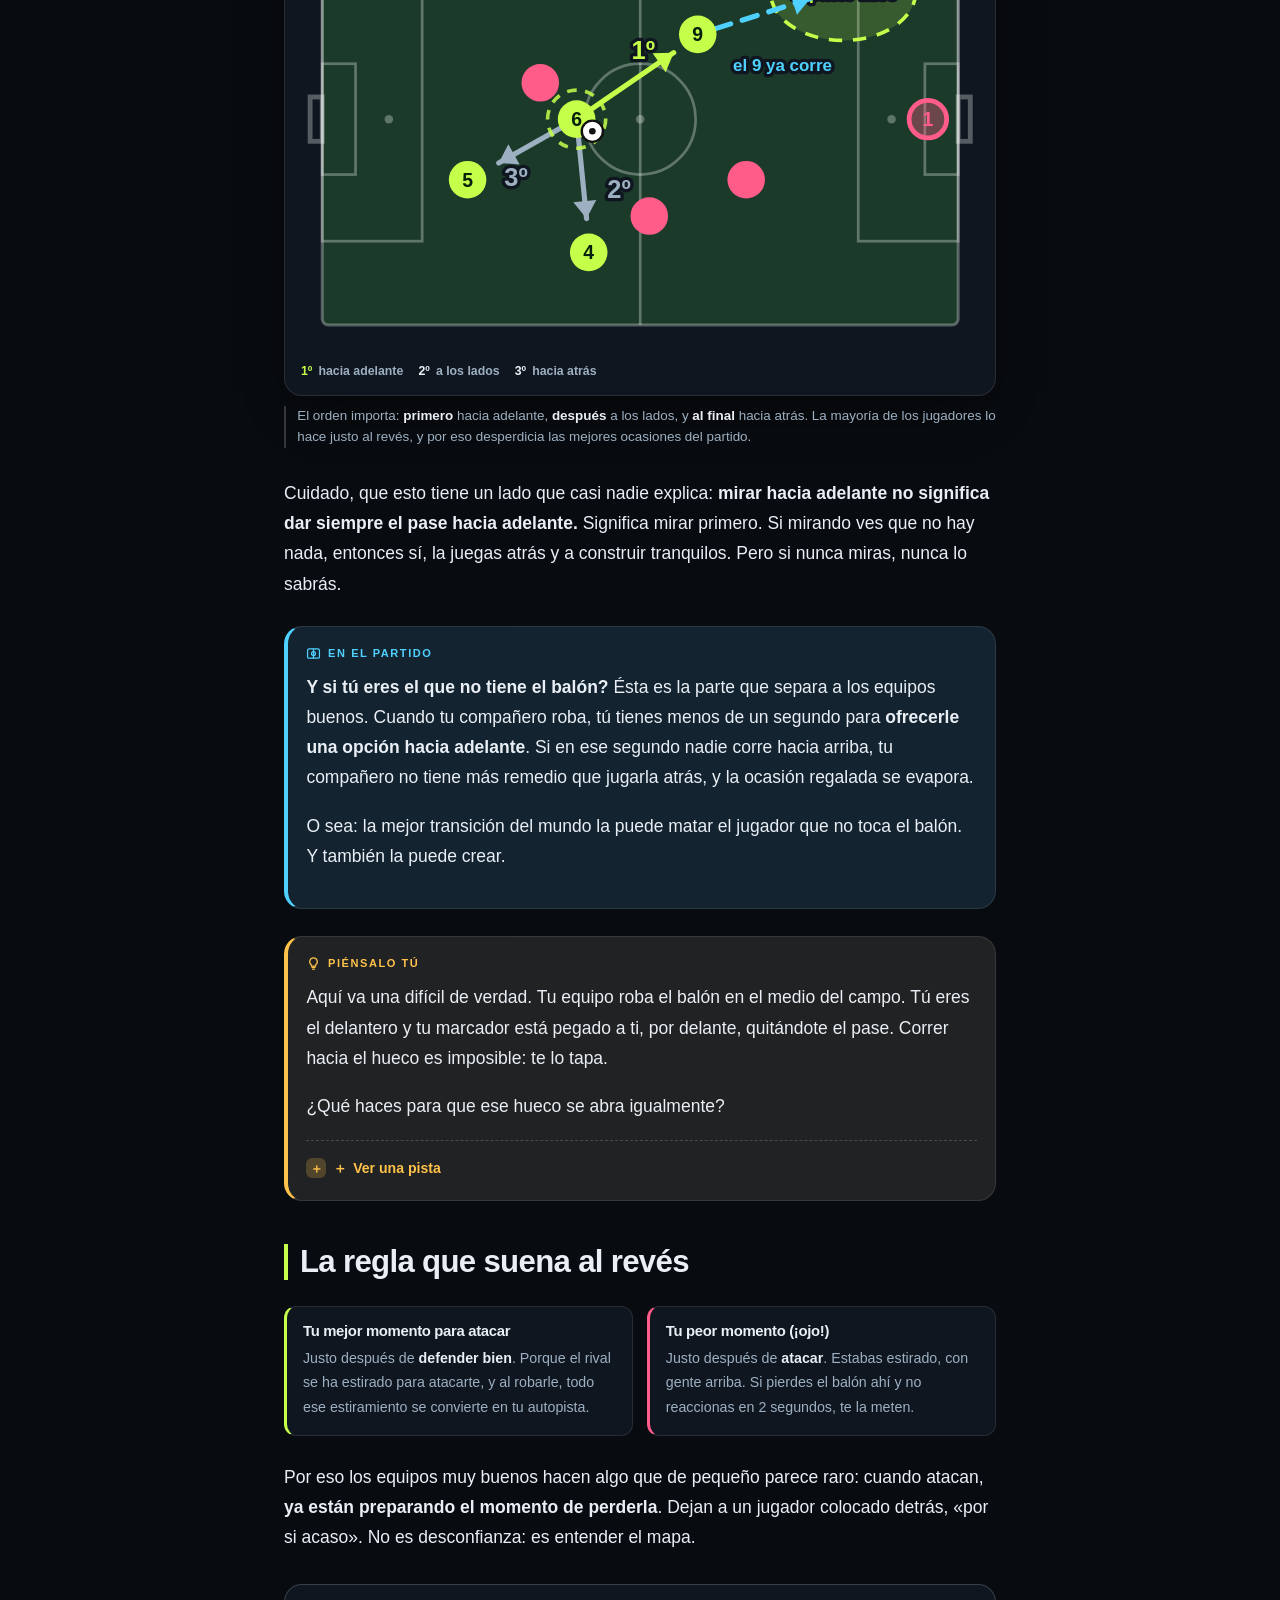
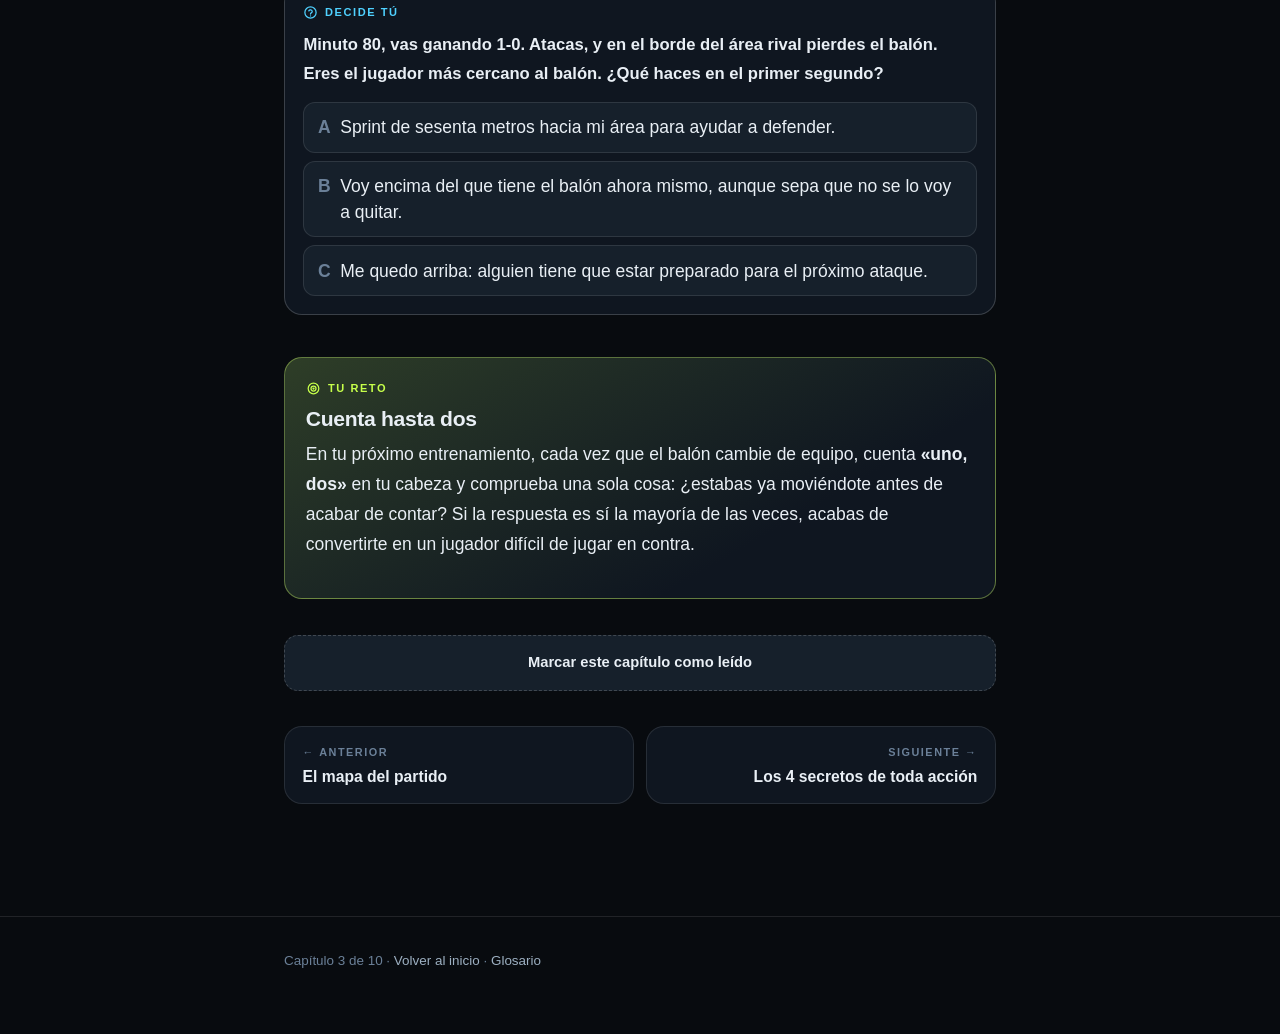
<file: 03-transicion.html>
<!DOCTYPE html>
<html lang="es" data-lang="es" data-theme="dark">
<head>
<meta charset="utf-8">
<meta name="viewport" content="width=device-width, initial-scale=1">
<title>3 · Los 2 segundos que deciden todo</title>
<link rel="stylesheet" href="style.css?v=5">
<script>try{var l=localStorage.getItem('jdj.lang')||'es',t=localStorage.getItem('jdj.theme')||'dark';var h=document.documentElement;h.setAttribute('data-lang',l);h.setAttribute('data-theme',t);h.setAttribute('lang',l);}catch(e){}</script>
</head>
<body data-page="c3">
<a class="skip" href="#main"><span class="es">Saltar al contenido</span><span class="en">Skip to content</span></a>
<header class="topbar">
  <div class="topbar-in">
    <a class="brand" href="index.html">
      <span class="brand-mark" data-ic="pitch"></span>
      <span class="brand-txt">
        <span class="es">El juego dentro del juego</span><span class="en">The game inside the game</span>
        <small><span class="es">Teoría del fútbol</span><span class="en">Football theory</span></small>
      </span>
    </a>
    <span class="spacer"></span>
    <div class="langsw" role="group" aria-label="Idioma / Language">
      <button data-lang="es" aria-pressed="true">ES</button>
      <button data-lang="en" aria-pressed="false">EN</button>
    </div>
    <button class="ctrl" id="themeBtn" aria-label="Theme"></button>
    <button class="ctrl" id="menuBtn" aria-expanded="false" aria-controls="drawer">
      <svg viewBox="0 0 24 24" fill="none" stroke="currentColor" stroke-width="2.2" stroke-linecap="round"><path d="M4 7h16M4 12h16M4 17h16"/></svg>
      <span data-ui="menu">Capítulos</span>
    </button>
  </div>
  <div class="progress"><i></i></div>
</header>
<div class="scrim" id="scrim"></div>
<nav class="drawer" id="drawer" aria-label="Chapters">
  <div class="drawer-hd"><strong data-ui="chapters">Capítulos</strong><span class="spacer"></span><button class="ctrl" id="closeDrawer" aria-label="Close">✕</button></div>
  <div class="drawer-body" id="drawerList"></div>
</nav>

<main id="main"><div class="wrap">

<section class="hero">
  <div class="chapnum">3</div>
  <div class="eyebrow"><span class="es">Capítulo 3</span><span class="en">Chapter 3</span></div>
  <h1><span class="es">Los 2 segundos que deciden todo</span><span class="en">The 2 seconds that decide everything</span></h1>
  <p class="lede es">El balón cambia de dueño. En ese instante hay una cosa rarísima y maravillosa: <b>los dos equipos están mal colocados a la vez</b>. El que lo arregle primero, gana. Se llama transición y dura menos que un bostezo.</p>
  <p class="lede en">The ball changes owner. In that instant something strange and wonderful happens: <b>both teams are badly positioned at the same time</b>. Whoever fixes it first, wins. It's called transition and it lasts less than a yawn.</p>
  <div class="meta">
    <span class="chip"><span class="es">⏱ 8 minutos</span><span class="en">⏱ 8 minutes</span></span>
    <span class="chip"><span class="es">⚡ Aquí se ganan los partidos</span><span class="en">⚡ This is where matches are won</span></span>
  </div>
</section>

<hr class="rule">

<section class="sec">
  <h2><span class="es">Por qué los dos equipos están mal a la vez</span><span class="en">Why both teams are wrong at the same time</span></h2>
  <p class="es">Es pura lógica, y en cuanto la ves ya no se te olvida.</p>
  <p class="en">It's pure logic, and once you see it you never forget it.</p>
  <ul>
    <li class="es">Cuando <b>atacas</b>, quieres el campo <b class="t" data-t="amplitud">grande</b>: separados, uno en cada banda, alguien muy arriba. Cuanto más estirado el campo, más huecos hay entre los rivales.</li>
    <li class="en">When you <b>attack</b>, you want the pitch <b class="t" data-t="amplitud">big</b>: spread out, one on each wing, somebody very high. The more stretched the pitch, the more gaps appear between their players.</li>
    <li class="es">Cuando <b>defiendes</b>, quieres el campo <b class="t" data-t="compacto">pequeño</b>: juntos, sin sitio entre líneas, todos cerca de todos.</li>
    <li class="en">When you <b>defend</b>, you want the pitch <b class="t" data-t="compacto">small</b>: tight together, no room between your lines, everyone close to everyone.</li>
  </ul>
  <p class="es">¿Ves el problema? Son <b>formas opuestas</b>. Así que en el segundo exacto en que pierdes el balón, tu equipo está estirado justo cuando necesita estar junto. Y el equipo que acaba de robarlo está junto justo cuando necesita estirarse.</p>
  <p class="en">See the problem? They're <b>opposite shapes</b>. So in the exact second you lose the ball, your team is stretched precisely when it needs to be tight. And the team that just won it is tight precisely when it needs to stretch.</p>

  <figure class="fig">
    <p class="fig-title"><span class="es">Acabas de perder el balón: todo el mundo está en el sitio equivocado</span><span class="en">You just lost the ball: everybody is in the wrong place</span></p>
    <div class="frame"><div class="pitch" data-pitch='{"view":"full","players":[{"s":"a","n":"11","x":66,"y":8},{"s":"a","n":"9","x":78,"y":34},{"s":"a","n":"7","x":68,"y":60},{"s":"a","n":"8","x":52,"y":24},{"s":"a","n":"6","x":48,"y":46},{"s":"a","n":"5","x":32,"y":30},{"s":"b","n":"","x":58,"y":40}],"ball":{"x":60,"y":42},"arrows":[{"k":"run","from":[66,8],"to":[46,20],"c":"w"},{"k":"run","from":[78,34],"to":[54,32],"c":"w"},{"k":"run","from":[68,60],"to":[48,50],"c":"w"},{"k":"run","from":[52,24],"to":[42,28],"c":"w"},{"k":"run","from":[48,46],"to":[40,42],"c":"w"}],"spaces":[{"x":40,"y":34,"rx":15,"ry":13,"c":"w"}],"labels":[{"x":40,"y":52,"text":{"es":"aquí hay que estar YA","en":"be HERE, now"},"c":"w","size":3.1}],"alt":{"es":"Los jugadores estan estirados atacando y tienen que converger hacia una zona compacta","en":"Players are stretched out attacking and must converge into a compact zone"}}'></div></div>
    <figcaption><span class="es">Todas las flechas van hacia dentro. Nadie corre hacia el balón excepto el más cercano. La transición no es «correr mucho»: es <b>correr hacia el sitio correcto en la dirección correcta</b>.</span><span class="en">Every arrow points inward. Nobody runs at the ball except the closest player. Transition isn't “running a lot”: it's <b>running to the right place in the right direction</b>.</span></figcaption>
  </figure>

  <div class="box key">
    <p class="es">La transición dura sólo <b>2 o 3 segundos</b>. Después, los dos equipos ya están organizados otra vez y se vuelve a atacar y defender normal. Pero el libro lo dice claro: <b>«esos dos segundos son momentos cruciales del partido»</b>. Casi todos los goles de los partidos igualados nacen ahí.</p>
    <p class="en">Transition only lasts <b>2 or 3 seconds</b>. After that both teams are organised again and it's back to normal attacking and defending. But the book says it plainly: <b>“those two seconds are crucial moments in a game”</b>. Almost every goal in a tight match is born there.</p>
  </div>
</section>

<section class="sec">
  <h2><span class="es">Cuando PIERDES el balón: los 2 primeros segundos</span><span class="en">When you LOSE the ball: the first 2 seconds</span></h2>
  <p class="es">Aquí hay dos trabajos distintos, y depende de dónde estés tú.</p>
  <p class="en">There are two different jobs here, and it depends where you are.</p>

  <div class="flow">
    <div class="step" style="--c:var(--pink)">
      <b><span class="es">Si eres el más cercano</span><span class="en">If you are closest</span></b>
      <span class="es">Vas al balón <b>inmediatamente</b>. Y ojo: no vas a robarlo. Vas a <b class="t" data-t="temporizar">temporizar</b>, a molestar, a que no pueda levantar la cabeza. Estás comprando 2 segundos para tus diez compañeros.</span>
      <span class="en">You go to the ball <b>immediately</b>. And listen: you're not going to win it. You're going to <b class="t" data-t="temporizar">delay</b>, to be a nuisance, to stop him lifting his head. You are buying 2 seconds for your ten teammates.</span>
    </div>
    <div class="arw">→</div>
    <div class="step" style="--c:var(--cyan)">
      <b><span class="es">Si no eres el más cercano</span><span class="en">If you are not closest</span></b>
      <span class="es">No vas al balón. Corres <b>hacia dentro y hacia tu portería</b>, cerrando el camino más corto al gol. Tu carrera parece cobarde y es exactamente lo contrario.</span>
      <span class="en">You don't go to the ball. You run <b>inward and toward your own goal</b>, closing the shortest route to your net. Your run looks cowardly and it's exactly the opposite.</span>
    </div>
  </div>

  <div class="forwhat">
    <p class="q es">Si presionas sabiendo que no vas a robar el balón… ¿para qué presionas?</p>
    <p class="q en">If you press knowing you won't win the ball… what are you pressing for?</p>
    <p class="es">Para <b>regalarle tiempo a tu equipo</b>. Es una de las acciones más generosas que existen en el fútbol, porque no sale en ninguna estadística y encima acabas cansado. Nadie te va a aplaudir. Pero sin ese esfuerzo tuyo, tus compañeros llegan tarde y encajáis. Ésta es la definición perfecta de una acción con intención de equipo.</p>
    <p class="en">To <b>give your team time as a gift</b>. It's one of the most generous actions in football, because it shows up in no statistic and it leaves you knackered. Nobody is going to applaud you. But without that effort of yours, your teammates arrive late and you concede. This is the perfect definition of an action with team intention.</p>
  </div>

  <div class="box trap">
    <p class="es"><b>La trampa de la mano levantada.</b> Pierdes el balón, y en vez de correr, te quedas parado señalando al compañero que la ha perdido, o mirando al árbitro. Todos lo hemos hecho. El problema es que esos dos segundos que pasas señalando son <b>exactamente</b> los dos segundos que decidían la jugada. Cuando terminas de señalar, ya es tarde: el rival ya está organizado y tu equipo no.</p>
    <p class="en"><b>The raised-hand trap.</b> You lose the ball and instead of running, you stand there pointing at the teammate who lost it, or looking at the ref. We've all done it. The problem is that the two seconds you spend pointing are <b>exactly</b> the two seconds that decided the play. By the time you finish pointing it's too late: they're organised and your team isn't.</p>
  </div>
</section>

<section class="sec">
  <h2><span class="es">Cuando GANAS el balón: mira hacia arriba primero</span><span class="en">When you WIN the ball: look forward first</span></h2>
  <p class="es">Ahora la parte divertida. Acabas de robar el balón. El rival lleva 0,5 segundos siendo un equipo desordenado: sus defensas estaban subiendo, sus laterales estaban por delante del balón, y nadie está donde debería.</p>
  <p class="en">Now the fun part. You've just won the ball. The opponent has been a disorganised team for 0.5 seconds: their defenders were pushing up, their full-backs were ahead of the ball, and nobody is where they should be.</p>
  <p class="es">Es la ocasión más <b>barata</b> de todo el partido. Barata porque no hace falta construir nada: el hueco ya está hecho, te lo han regalado ellos.</p>
  <p class="en">It's the <b>cheapest</b> chance of the whole match. Cheap because you don't have to build anything: the gap already exists, they've handed it to you.</p>

  <figure class="fig">
    <p class="fig-title"><span class="es">Acabas de robar: el primer sitio donde miras decide el partido</span><span class="en">You just won it: where you look first decides the match</span></p>
    <div class="frame"><div class="pitch" data-pitch='{"view":"full","players":[{"s":"a","n":"6","x":42,"y":34,"ring":true},{"s":"a","n":"9","x":62,"y":20},{"s":"a","n":"5","x":24,"y":44},{"s":"a","n":"4","x":44,"y":56},{"s":"b","n":"","x":36,"y":28},{"s":"b","n":"","x":54,"y":50},{"s":"b","n":"","x":70,"y":44},{"s":"gkb","n":"1","x":100,"y":34}],"ball":{"x":44.6,"y":36},"arrows":[{"k":"pass","from":[42,34],"to":[61,21]},{"k":"pass","from":[42,34],"to":[44,54],"c":"n"},{"k":"pass","from":[42,34],"to":[26,43],"c":"n"},{"k":"run","from":[62,20],"to":[84,13],"c":"c"}],"spaces":[{"x":86,"y":13,"rx":12,"ry":8,"c":"a","label":{"es":"espacio libre","en":"free space"},"size":2.9}],"labels":[{"x":53,"y":24,"text":"1º","c":"a","size":4.2},{"x":49,"y":47,"text":"2º","c":"n","size":4.2},{"x":32,"y":45,"text":"3º","c":"n","size":4.2},{"x":76,"y":26,"text":{"es":"el 9 ya corre","en":"the 9 is already running"},"c":"c","size":2.8}],"alt":{"es":"Tras robar el balon, la primera mirada va hacia adelante donde hay un gran espacio libre","en":"After winning the ball, the first look goes forward where there is a big free space"}}'></div>
      <div class="legend">
        <span><b style="color:var(--lime)">1º</b> <span class="es">hacia adelante</span><span class="en">forward</span></span>
        <span><b>2º</b> <span class="es">a los lados</span><span class="en">sideways</span></span>
        <span><b>3º</b> <span class="es">hacia atrás</span><span class="en">backwards</span></span>
      </div>
    </div>
    <figcaption><span class="es">El orden importa: <b>primero</b> hacia adelante, <b>después</b> a los lados, y <b>al final</b> hacia atrás. La mayoría de los jugadores lo hace justo al revés, y por eso desperdicia las mejores ocasiones del partido.</span><span class="en">The order matters: <b>first</b> forward, <b>then</b> sideways, and <b>last</b> backwards. Most players do it exactly the other way round, and that's why they waste the best chances of the match.</span></figcaption>
  </figure>

  <p class="es">Cuidado, que esto tiene un lado que casi nadie explica: <b>mirar hacia adelante no significa dar siempre el pase hacia adelante.</b> Significa mirar primero. Si mirando ves que no hay nada, entonces sí, la juegas atrás y a construir tranquilos. Pero si nunca miras, nunca lo sabrás.</p>
  <p class="en">Careful, because this has a side almost nobody explains: <b>looking forward doesn't mean always playing the pass forward.</b> It means looking first. If you look and see there's nothing on, then yes, play it back and build calmly. But if you never look, you'll never know.</p>

  <div class="box match">
    <p class="es"><b>Y si tú eres el que no tiene el balón?</b> Ésta es la parte que separa a los equipos buenos. Cuando tu compañero roba, tú tienes menos de un segundo para <b>ofrecerle una opción hacia adelante</b>. Si en ese segundo nadie corre hacia arriba, tu compañero no tiene más remedio que jugarla atrás, y la ocasión regalada se evapora.</p>
    <p class="es">O sea: la mejor transición del mundo la puede matar el jugador que no toca el balón. Y también la puede crear.</p>
    <p class="en"><b>And what if you're the one without the ball?</b> This is the part that separates good teams. When your teammate wins it, you have less than a second to <b>offer him a forward option</b>. If in that second nobody runs forward, your teammate has no choice but to play it backwards, and the free chance evaporates.</p>
    <p class="en">In other words: the best transition in the world can be killed by the player who never touches the ball. And it can also be created by him.</p>
  </div>

  <div class="box think">
    <p class="es">Aquí va una difícil de verdad. Tu equipo roba el balón en el medio del campo. Tú eres el delantero y tu marcador está pegado a ti, por delante, quitándote el pase. Correr hacia el hueco es imposible: te lo tapa.</p>
    <p class="es">¿Qué haces para que ese hueco se abra igualmente?</p>
    <p class="en">Here's a genuinely hard one. Your team wins the ball in midfield. You're the striker and your marker is glued to you, in front, taking away the pass. Running into the gap is impossible: he's covering it.</p>
    <p class="en">What do you do to make that gap open anyway?</p>
    <details class="rev"><summary>＋ <span class="auto">Ver una pista</span></summary>
      <div class="body">
        <p class="es">Muévete <b>al contrario de donde quieres ir</b>, dos o tres pasos, rápido. Él te sigue (es su trabajo). Y en cuanto te sigue, el hueco que él tapaba se queda vacío… y ahí entra <b>otro compañero</b>, no tú.</p>
        <p class="es">Eso es lo bonito: puede que tú nunca llegues a ese hueco. Tú sólo lo has <b>abierto</b>. Si esa idea te ha gustado, el capítulo 8 entero va de esto.</p>
        <p class="en">Move <b>the opposite way from where you want to go</b>, two or three quick steps. He follows you (that's his job). And the moment he follows, the gap he was covering is empty… and <b>another teammate</b> runs into it, not you.</p>
        <p class="en">That's the beautiful bit: you may never get to that gap yourself. All you did was <b>open</b> it. If you liked that idea, chapter 8 is entirely about it.</p>
      </div>
    </details>
  </div>
</section>

<section class="sec">
  <h2><span class="es">La regla que suena al revés</span><span class="en">The rule that sounds backwards</span></h2>
  <div class="twocol">
    <div class="mini good">
      <h4 class="es">Tu mejor momento para atacar</h4><h4 class="en">Your best moment to attack</h4>
      <p class="es">Justo después de <b>defender bien</b>. Porque el rival se ha estirado para atacarte, y al robarle, todo ese estiramiento se convierte en tu autopista.</p>
      <p class="en">Right after <b>defending well</b>. Because they stretched out to attack you, and when you win it, all that stretching becomes your motorway.</p>
    </div>
    <div class="mini bad">
      <h4 class="es">Tu peor momento (¡ojo!)</h4><h4 class="en">Your most dangerous moment (careful!)</h4>
      <p class="es">Justo después de <b>atacar</b>. Estabas estirado, con gente arriba. Si pierdes el balón ahí y no reaccionas en 2 segundos, te la meten.</p>
      <p class="en">Right after <b>attacking</b>. You were stretched, with players high up. If you lose the ball there and don't react in 2 seconds, you concede.</p>
    </div>
  </div>
  <p class="es">Por eso los equipos muy buenos hacen algo que de pequeño parece raro: cuando atacan, <b>ya están preparando el momento de perderla</b>. Dejan a un jugador colocado detrás, «por si acaso». No es desconfianza: es entender el mapa.</p>
  <p class="en">That's why very good teams do something that looks odd when you're young: while they attack, <b>they're already preparing for the moment they lose it</b>. They leave a player positioned behind, “just in case”. It's not distrust: it's understanding the map.</p>
</section>

<div class="quiz">
  <p class="q es">Minuto 80, vas ganando 1-0. Atacas, y en el borde del área rival pierdes el balón. Eres el jugador más cercano al balón. ¿Qué haces en el primer segundo?</p>
  <p class="q en">Minute 80, you're winning 1-0. You're attacking, and you lose the ball on the edge of their box. You're the closest player to the ball. What do you do in the first second?</p>
  <div class="opts">
    <button class="opt" data-ok="0"><em>A</em><span class="es">Sprint de sesenta metros hacia mi área para ayudar a defender.</span><span class="en">Sixty-metre sprint back to my own box to help defend.</span></button>
    <button class="opt" data-ok="1"><em>B</em><span class="es">Voy encima del que tiene el balón ahora mismo, aunque sepa que no se lo voy a quitar.</span><span class="en">Get straight on top of the player with the ball right now, even knowing I won't win it.</span></button>
    <button class="opt" data-ok="0"><em>C</em><span class="es">Me quedo arriba: alguien tiene que estar preparado para el próximo ataque.</span><span class="en">Stay high up: someone has to be ready for the next attack.</span></button>
  </div>
  <div class="why es"><p><strong>B.</strong> Piensa en la aritmética: si sprintas sesenta metros, tardas unos 8 segundos, y la jugada ya se decidió en el segundo 2. Tu carrera llega a una fiesta que ya terminó. En cambio, si te lanzas encima ahora, le obligas a jugarla rápido y mal, o hacia atrás. Con eso tus diez compañeros ganan los 2 segundos que necesitan para juntarse. <strong>Estás más lejos de tu portería que nadie y por eso mismo eres el más útil.</strong></p></div>
  <div class="why en"><p><strong>B.</strong> Do the arithmetic: if you sprint sixty metres it takes about 8 seconds, and the play was already decided at second 2. Your run arrives at a party that's already over. Whereas if you get on top of him now, you force him to play it fast and badly, or backwards. That buys your ten teammates the 2 seconds they need to get compact. <strong>You're further from your own goal than anyone, and that's exactly why you're the most useful.</strong></p></div>
</div>

<div class="challenge">
  <h3><span class="es">Cuenta hasta dos</span><span class="en">Count to two</span></h3>
  <p class="es">En tu próximo entrenamiento, cada vez que el balón cambie de equipo, cuenta <b>«uno, dos»</b> en tu cabeza y comprueba una sola cosa: ¿estabas ya moviéndote antes de acabar de contar? Si la respuesta es sí la mayoría de las veces, acabas de convertirte en un jugador difícil de jugar en contra.</p>
  <p class="en">At your next training session, every time the ball changes teams, count <b>“one, two”</b> in your head and check one single thing: were you already moving before you finished counting? If the answer is yes most of the time, you've just become a player who is hard to play against.</p>
</div>

<button class="readbtn" id="readBtn"></button>
<nav class="pager" id="pager" aria-label="Chapter navigation"></nav>

</div></main>
<footer class="site"><div class="wrap">
  <p class="es">Capítulo 3 de 10 · <a href="index.html">Volver al inicio</a> · <a href="glosario.html">Glosario</a></p>
  <p class="en">Chapter 3 of 10 · <a href="index.html">Back to home</a> · <a href="glosario.html">Glossary</a></p>
</div></footer>
<script src="glossary.js?v=5"></script>
<script src="app.js?v=5"></script>
</body>
</html>
</file>
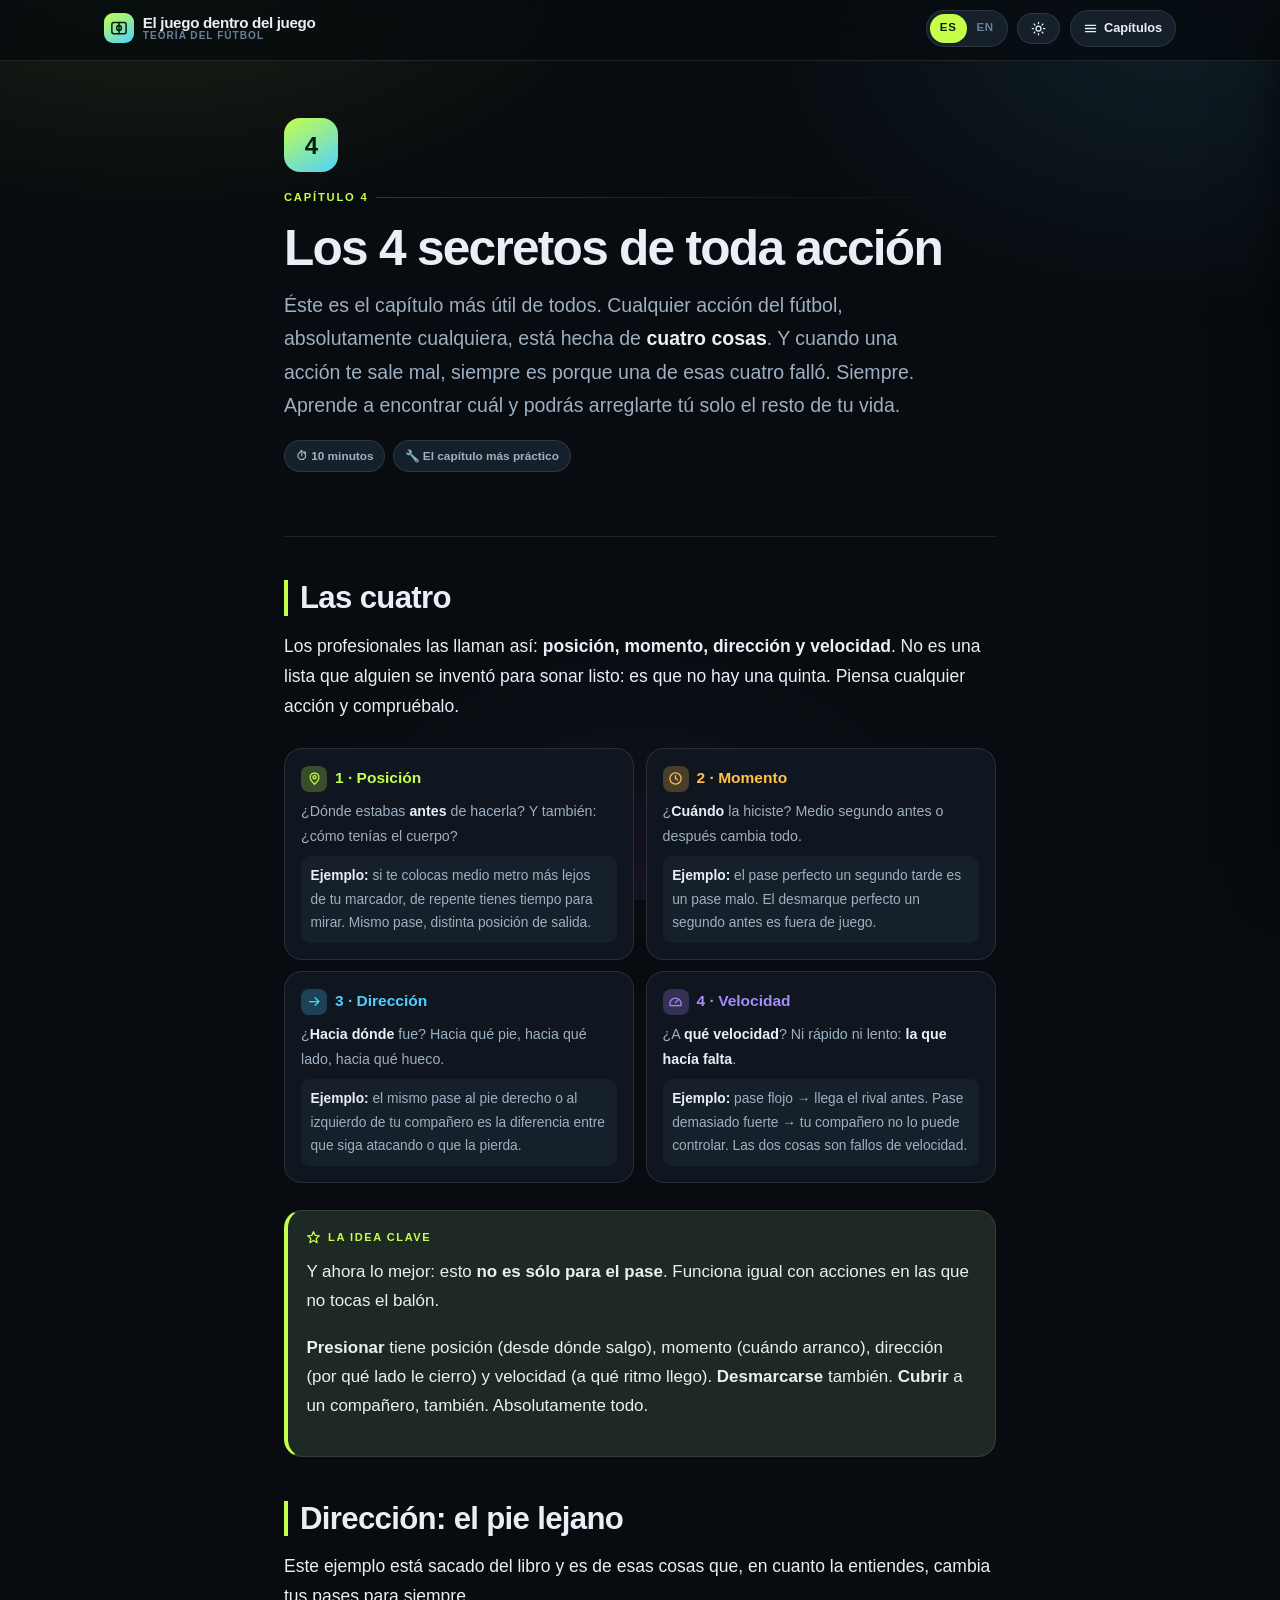
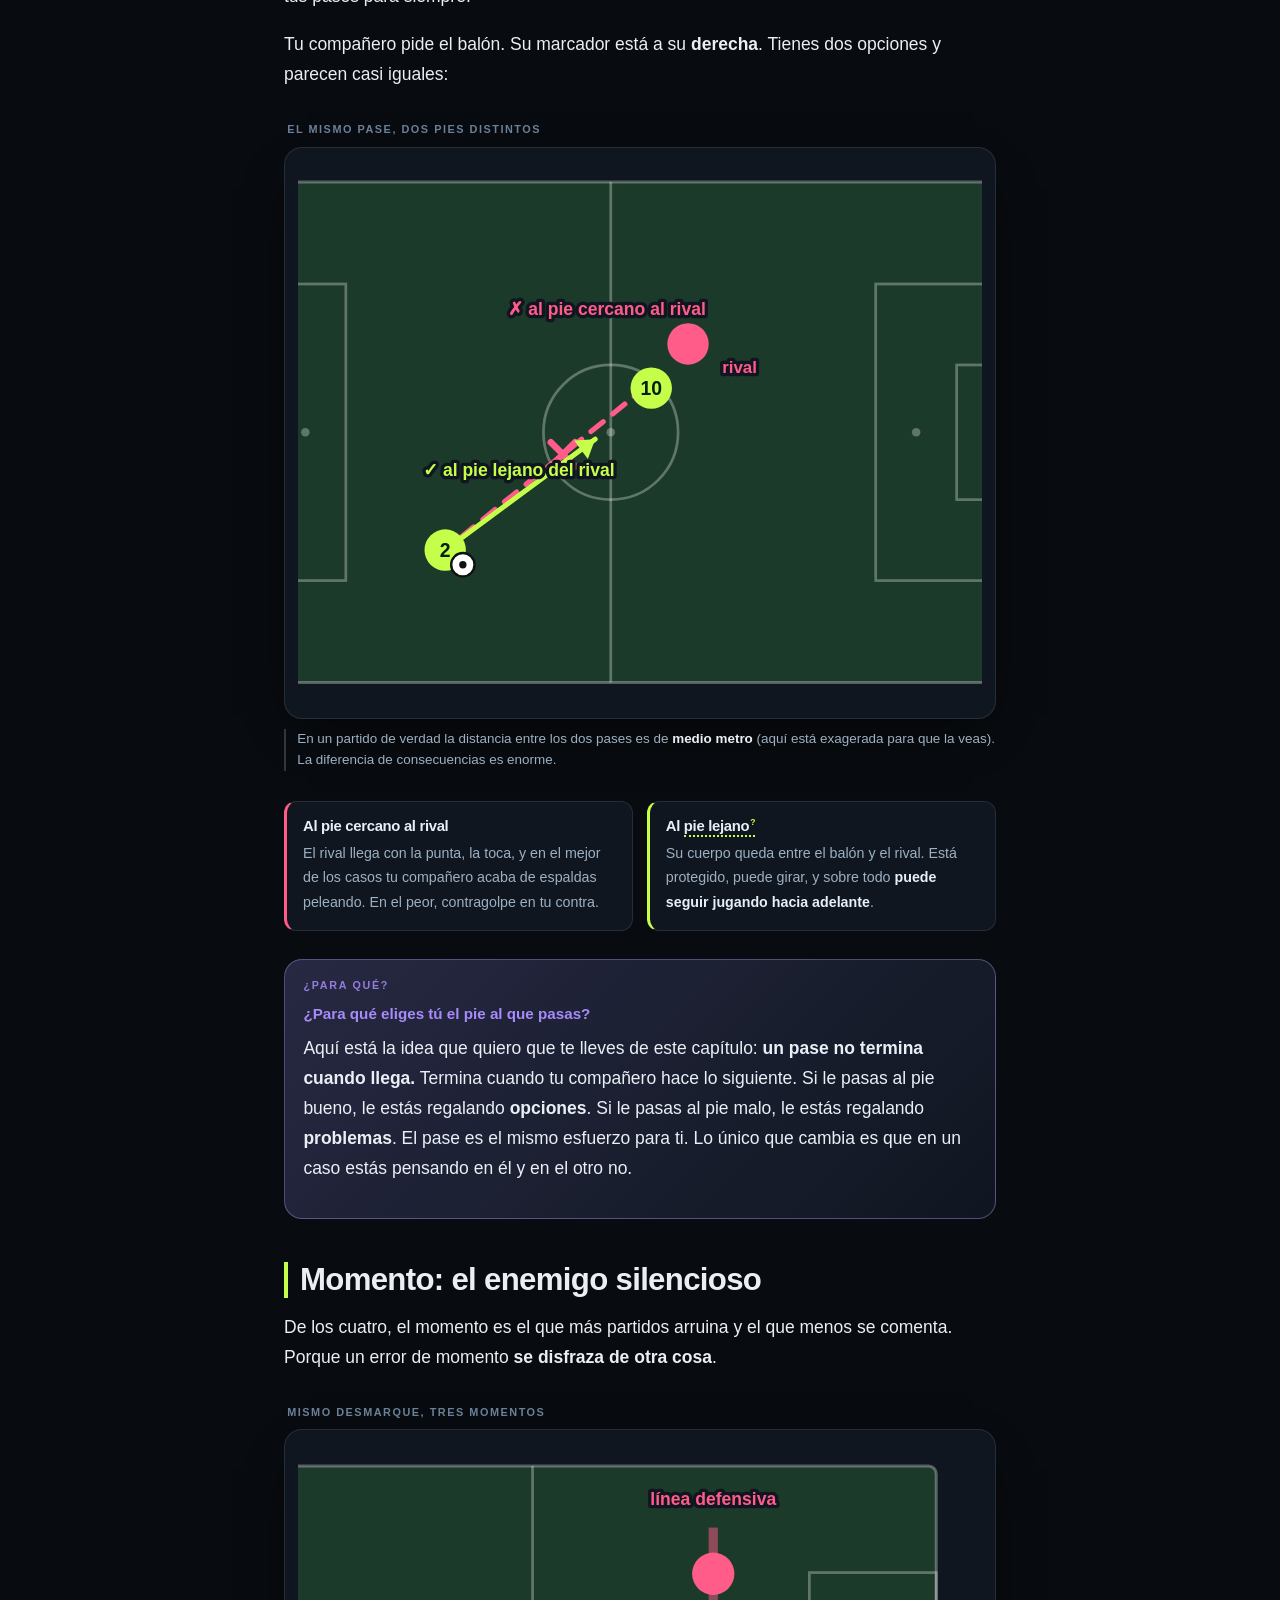
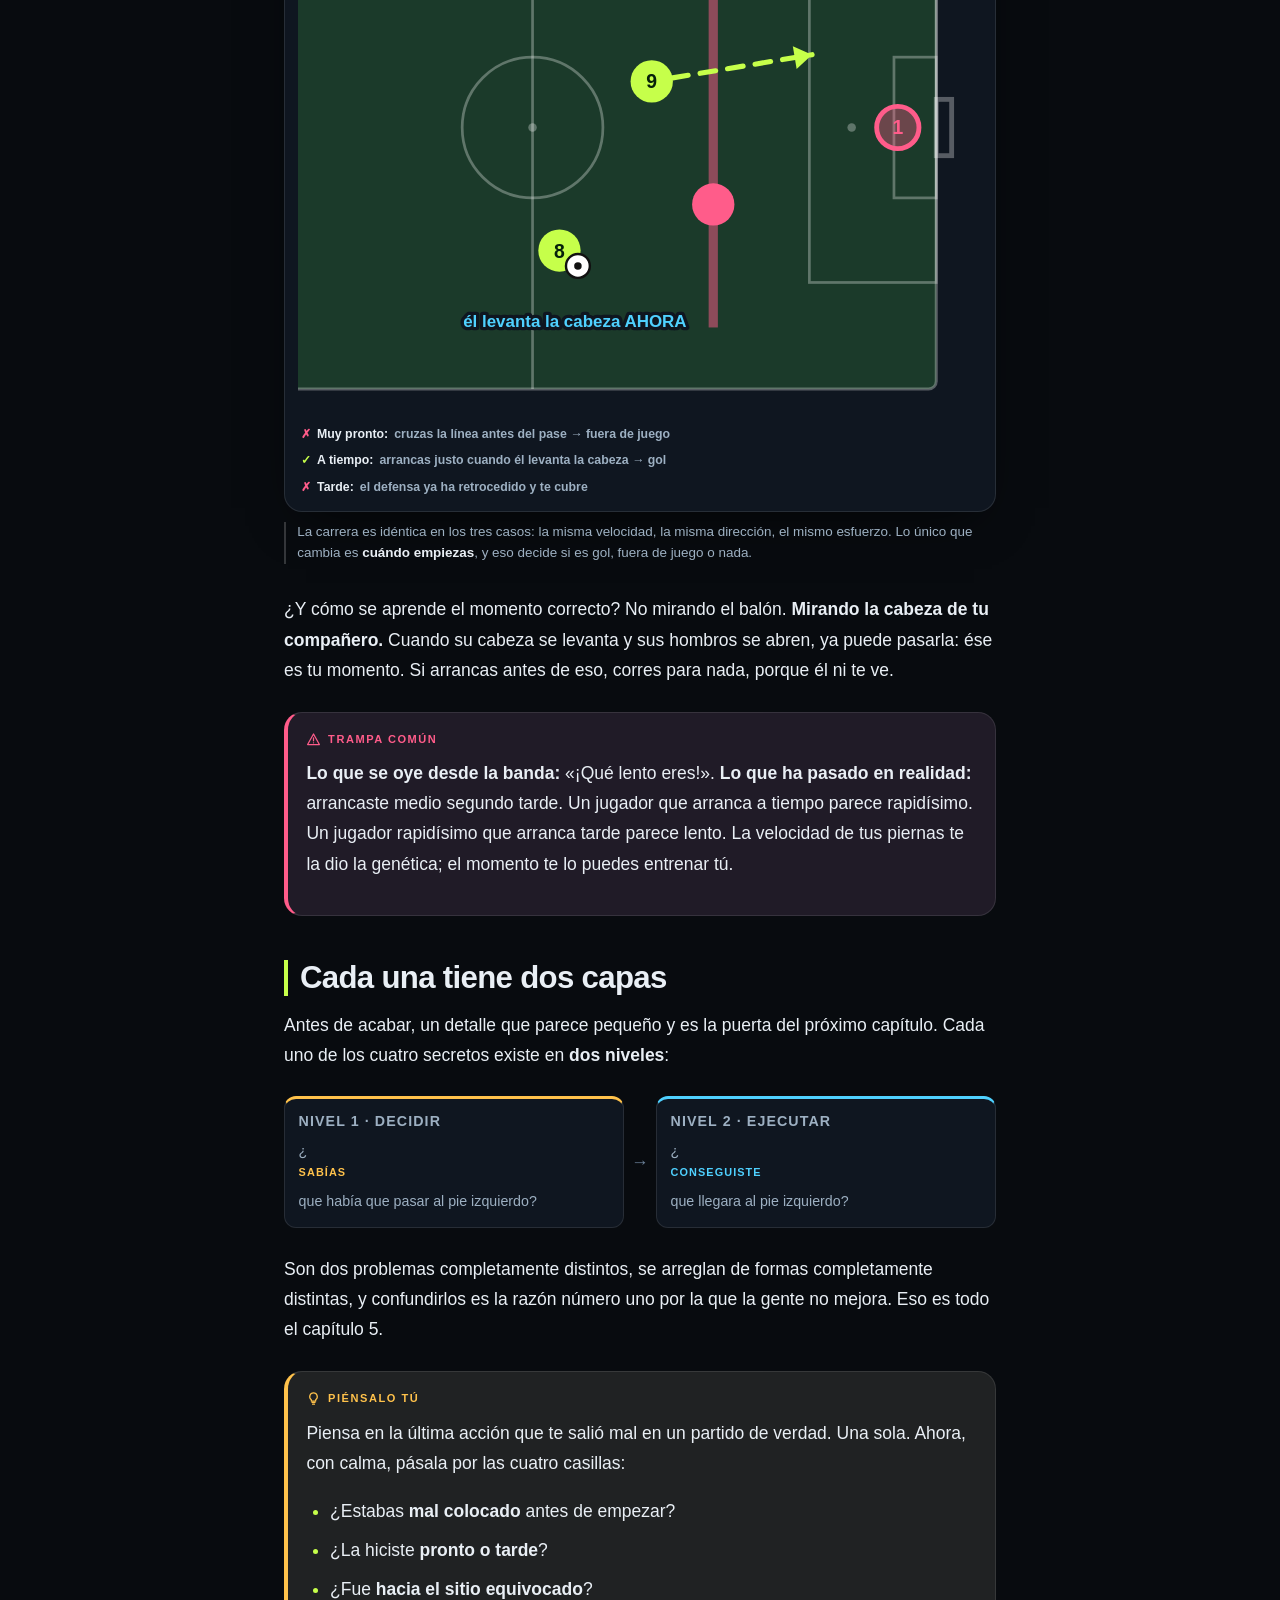
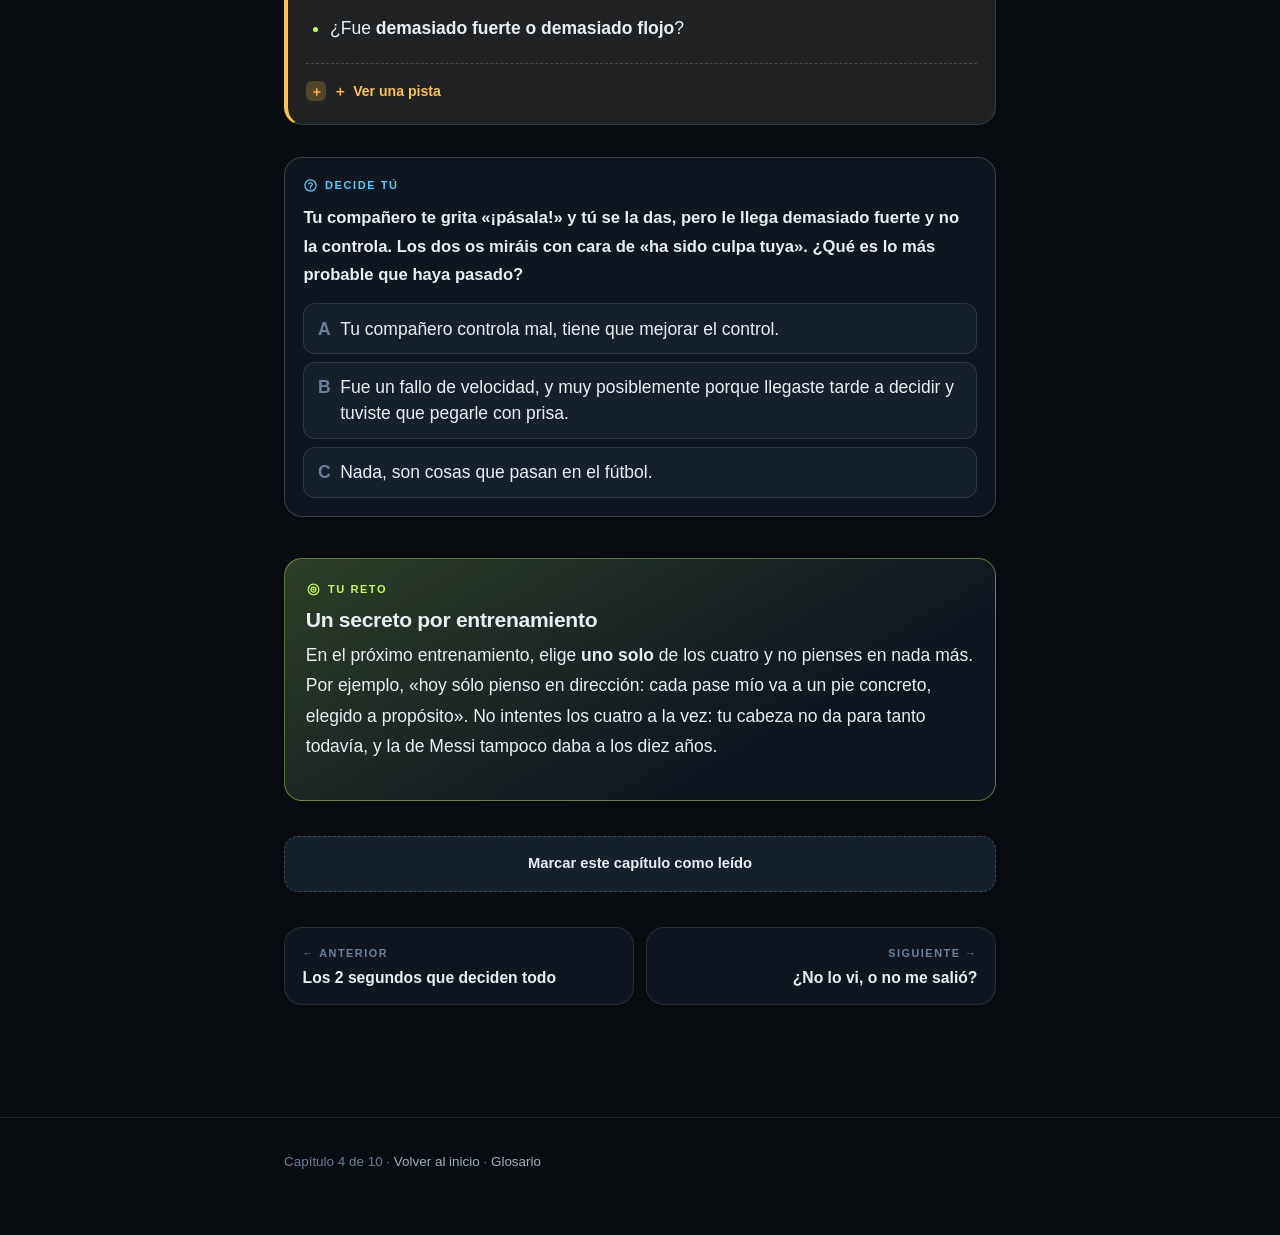
<file: 04-secretos.html>
<!DOCTYPE html>
<html lang="es" data-lang="es" data-theme="dark">
<head>
<meta charset="utf-8">
<meta name="viewport" content="width=device-width, initial-scale=1">
<title>4 · Los 4 secretos de toda acción</title>
<link rel="stylesheet" href="style.css?v=5">
<script>try{var l=localStorage.getItem('jdj.lang')||'es',t=localStorage.getItem('jdj.theme')||'dark';var h=document.documentElement;h.setAttribute('data-lang',l);h.setAttribute('data-theme',t);h.setAttribute('lang',l);}catch(e){}</script>
</head>
<body data-page="c4">
<a class="skip" href="#main"><span class="es">Saltar al contenido</span><span class="en">Skip to content</span></a>
<header class="topbar">
  <div class="topbar-in">
    <a class="brand" href="index.html">
      <span class="brand-mark" data-ic="pitch"></span>
      <span class="brand-txt">
        <span class="es">El juego dentro del juego</span><span class="en">The game inside the game</span>
        <small><span class="es">Teoría del fútbol</span><span class="en">Football theory</span></small>
      </span>
    </a>
    <span class="spacer"></span>
    <div class="langsw" role="group" aria-label="Idioma / Language">
      <button data-lang="es" aria-pressed="true">ES</button>
      <button data-lang="en" aria-pressed="false">EN</button>
    </div>
    <button class="ctrl" id="themeBtn" aria-label="Theme"></button>
    <button class="ctrl" id="menuBtn" aria-expanded="false" aria-controls="drawer">
      <svg viewBox="0 0 24 24" fill="none" stroke="currentColor" stroke-width="2.2" stroke-linecap="round"><path d="M4 7h16M4 12h16M4 17h16"/></svg>
      <span data-ui="menu">Capítulos</span>
    </button>
  </div>
  <div class="progress"><i></i></div>
</header>
<div class="scrim" id="scrim"></div>
<nav class="drawer" id="drawer" aria-label="Chapters">
  <div class="drawer-hd"><strong data-ui="chapters">Capítulos</strong><span class="spacer"></span><button class="ctrl" id="closeDrawer" aria-label="Close">✕</button></div>
  <div class="drawer-body" id="drawerList"></div>
</nav>

<main id="main"><div class="wrap">

<section class="hero">
  <div class="chapnum">4</div>
  <div class="eyebrow"><span class="es">Capítulo 4</span><span class="en">Chapter 4</span></div>
  <h1><span class="es">Los 4 secretos de toda acción</span><span class="en">The 4 secrets of every action</span></h1>
  <p class="lede es">Éste es el capítulo más útil de todos. Cualquier acción del fútbol, absolutamente cualquiera, está hecha de <b>cuatro cosas</b>. Y cuando una acción te sale mal, siempre es porque una de esas cuatro falló. Siempre. Aprende a encontrar cuál y podrás arreglarte tú solo el resto de tu vida.</p>
  <p class="lede en">This is the most useful chapter of all. Any football action, absolutely any of them, is made of <b>four things</b>. And when an action goes wrong, it's always because one of those four failed. Always. Learn to find which one and you'll be able to fix yourself, on your own, for the rest of your life.</p>
  <div class="meta">
    <span class="chip"><span class="es">⏱ 10 minutos</span><span class="en">⏱ 10 minutes</span></span>
    <span class="chip"><span class="es">🔧 El capítulo más práctico</span><span class="en">🔧 The most practical chapter</span></span>
  </div>
</section>

<hr class="rule">

<section class="sec">
  <h2><span class="es">Las cuatro</span><span class="en">The four</span></h2>
  <p class="es">Los profesionales las llaman así: <b>posición, momento, dirección y velocidad</b>. No es una lista que alguien se inventó para sonar listo: es que no hay una quinta. Piensa cualquier acción y compruébalo.</p>
  <p class="en">Professionals call them this: <b>position, moment, direction and speed</b>. It isn't a list somebody invented to sound clever: it's that there is no fifth one. Think of any action and check for yourself.</p>

  <div class="matrix">
    <div style="--c:var(--lime)">
      <div class="hd"><i data-ic="pin"></i><b><span class="es">1 · Posición</span><span class="en">1 · Position</span></b></div>
      <p class="es">¿Dónde estabas <b>antes</b> de hacerla? Y también: ¿cómo tenías el cuerpo?</p>
      <p class="en">Where were you <b>before</b> you did it? And also: how was your body set?</p>
      <div class="ex es"><b>Ejemplo:</b> si te colocas medio metro más lejos de tu marcador, de repente tienes tiempo para mirar. Mismo pase, distinta posición de salida.</div>
      <div class="ex en"><b>Example:</b> if you position yourself half a metre further from your marker, suddenly you have time to look. Same pass, different starting position.</div>
    </div>
    <div style="--c:var(--amber)">
      <div class="hd"><i data-ic="clock"></i><b><span class="es">2 · Momento</span><span class="en">2 · Moment</span></b></div>
      <p class="es">¿<b>Cuándo</b> la hiciste? Medio segundo antes o después cambia todo.</p>
      <p class="en"><b>When</b> did you do it? Half a second earlier or later changes everything.</p>
      <div class="ex es"><b>Ejemplo:</b> el pase perfecto un segundo tarde es un pase malo. El desmarque perfecto un segundo antes es fuera de juego.</div>
      <div class="ex en"><b>Example:</b> the perfect pass one second late is a bad pass. The perfect run one second early is offside.</div>
    </div>
    <div style="--c:var(--cyan)">
      <div class="hd"><i data-ic="arrow"></i><b><span class="es">3 · Dirección</span><span class="en">3 · Direction</span></b></div>
      <p class="es">¿<b>Hacia dónde</b> fue? Hacia qué pie, hacia qué lado, hacia qué hueco.</p>
      <p class="en"><b>Which way</b> did it go? To which foot, to which side, into which gap.</p>
      <div class="ex es"><b>Ejemplo:</b> el mismo pase al pie derecho o al izquierdo de tu compañero es la diferencia entre que siga atacando o que la pierda.</div>
      <div class="ex en"><b>Example:</b> the same pass to your teammate's right or left foot is the difference between him attacking on or losing it.</div>
    </div>
    <div style="--c:var(--violet)">
      <div class="hd"><i data-ic="gauge"></i><b><span class="es">4 · Velocidad</span><span class="en">4 · Speed</span></b></div>
      <p class="es">¿A <b>qué velocidad</b>? Ni rápido ni lento: <b>la que hacía falta</b>.</p>
      <p class="en">At <b>what speed</b>? Not fast, not slow: <b>the one that was needed</b>.</p>
      <div class="ex es"><b>Ejemplo:</b> pase flojo → llega el rival antes. Pase demasiado fuerte → tu compañero no lo puede controlar. Las dos cosas son fallos de velocidad.</div>
      <div class="ex en"><b>Example:</b> soft pass → the opponent gets there first. Too hard → your teammate can't control it. Both are speed errors.</div>
    </div>
  </div>

  <div class="box key">
    <p class="es">Y ahora lo mejor: esto <b>no es sólo para el pase</b>. Funciona igual con acciones en las que no tocas el balón.</p>
    <p class="es"><b>Presionar</b> tiene posición (desde dónde salgo), momento (cuándo arranco), dirección (por qué lado le cierro) y velocidad (a qué ritmo llego). <b>Desmarcarse</b> también. <b>Cubrir</b> a un compañero, también. Absolutamente todo.</p>
    <p class="en">And now the best bit: this is <b>not just for passing</b>. It works exactly the same for actions where you never touch the ball.</p>
    <p class="en"><b>Pressing</b> has position (where I start from), moment (when I go), direction (which side I close him down on) and speed (how fast I arrive). <b>Creating space</b> too. <b>Covering</b> a teammate, too. Absolutely everything.</p>
  </div>
</section>

<section class="sec">
  <h2><span class="es">Dirección: el pie lejano</span><span class="en">Direction: the far foot</span></h2>
  <p class="es">Este ejemplo está sacado del libro y es de esas cosas que, en cuanto la entiendes, cambia tus pases para siempre.</p>
  <p class="en">This example is taken from the book and it's one of those things that, once you get it, changes your passing forever.</p>
  <p class="es">Tu compañero pide el balón. Su marcador está a su <b>derecha</b>. Tienes dos opciones y parecen casi iguales:</p>
  <p class="en">Your teammate asks for the ball. His marker is on his <b>right</b>. You have two options and they look almost identical:</p>

  <figure class="fig">
    <p class="fig-title"><span class="es">El mismo pase, dos pies distintos</span><span class="en">The same pass, two different feet</span></p>
    <div class="frame"><div class="pitch" data-pitch='{"view":"middle","players":[{"s":"a","n":"2","x":30,"y":50},{"s":"a","n":"10","x":58,"y":28},{"s":"b","n":"","x":63,"y":22}],"ball":{"x":32.4,"y":52},"arrows":[{"k":"bad","from":[30,50],"to":[62,24]},{"k":"pass","from":[30,50],"to":[53,33]}],"labels":[{"x":52,"y":18,"text":{"es":"✗ al pie cercano al rival","en":"✗ to the foot near the opponent"},"c":"b","size":2.9},{"x":40,"y":40,"text":{"es":"✓ al pie lejano del rival","en":"✓ to the foot far from him"},"c":"a","size":2.9},{"x":70,"y":26,"text":{"es":"rival","en":"opponent"},"c":"b","size":2.8}],"alt":{"es":"Dos pases al mismo compañero, uno al pie cercano al rival y otro al pie lejano","en":"Two passes to the same teammate, one to the foot near the opponent and one to the far foot"}}'></div></div>
    <figcaption><span class="es">En un partido de verdad la distancia entre los dos pases es de <b>medio metro</b> (aquí está exagerada para que la veas). La diferencia de consecuencias es enorme.</span><span class="en">In a real match the distance between the two passes is <b>half a metre</b> (exaggerated here so you can see it). The difference in consequences is enormous.</span></figcaption>
  </figure>

  <div class="twocol">
    <div class="mini bad">
      <h4 class="es">Al pie cercano al rival</h4><h4 class="en">To the foot nearest the opponent</h4>
      <p class="es">El rival llega con la punta, la toca, y en el mejor de los casos tu compañero acaba de espaldas peleando. En el peor, contragolpe en tu contra.</p>
      <p class="en">The defender stretches a toe in, touches it, and best case your teammate ends up with his back to goal, fighting. Worst case, a counter-attack against you.</p>
    </div>
    <div class="mini good">
      <h4 class="es">Al <b class="t" data-t="pieLejano">pie lejano</b></h4><h4 class="en">To the <b class="t" data-t="pieLejano">far foot</b></h4>
      <p class="es">Su cuerpo queda entre el balón y el rival. Está protegido, puede girar, y sobre todo <b>puede seguir jugando hacia adelante</b>.</p>
      <p class="en">His body ends up between the ball and the defender. He's protected, he can turn, and above all <b>he can keep playing forward</b>.</p>
    </div>
  </div>

  <div class="forwhat">
    <p class="q es">¿Para qué eliges tú el pie al que pasas?</p>
    <p class="q en">What do you choose the foot for?</p>
    <p class="es">Aquí está la idea que quiero que te lleves de este capítulo: <b>un pase no termina cuando llega.</b> Termina cuando tu compañero hace lo siguiente. Si le pasas al pie bueno, le estás regalando <b>opciones</b>. Si le pasas al pie malo, le estás regalando <b>problemas</b>. El pase es el mismo esfuerzo para ti. Lo único que cambia es que en un caso estás pensando en él y en el otro no.</p>
    <p class="en">Here's the idea I want you to take from this chapter: <b>a pass doesn't end when it arrives.</b> It ends when your teammate does the next thing. If you pass to the good foot, you are handing him <b>options</b>. If you pass to the bad foot, you're handing him <b>problems</b>. The pass costs you the same effort either way. The only thing that changes is that in one case you were thinking about him and in the other you weren't.</p>
  </div>
</section>

<section class="sec">
  <h2><span class="es">Momento: el enemigo silencioso</span><span class="en">Moment: the silent enemy</span></h2>
  <p class="es">De los cuatro, el momento es el que más partidos arruina y el que menos se comenta. Porque un error de momento <b>se disfraza de otra cosa</b>.</p>
  <p class="en">Of the four, the moment is the one that ruins the most matches and gets talked about the least. Because a timing error <b>disguises itself as something else</b>.</p>

  <figure class="fig">
    <p class="fig-title"><span class="es">Mismo desmarque, tres momentos</span><span class="en">Same run, three different moments</span></p>
    <div class="frame"><div class="pitch" data-pitch='{"view":"half-att","players":[{"s":"a","n":"8","x":56,"y":50},{"s":"a","n":"9","x":68,"y":28},{"s":"b","n":"","x":76,"y":14},{"s":"b","n":"","x":76,"y":44},{"s":"gkb","n":"1","x":100,"y":34}],"ball":{"x":58.4,"y":52},"arrows":[{"k":"run","from":[68,28],"to":[92,24],"c":"a"}],"shade":[{"x":75.4,"y":8,"w":1.2,"h":52,"c":"b","o":0.5}],"labels":[{"x":76,"y":5,"text":{"es":"línea defensiva","en":"defensive line"},"c":"b","size":2.9},{"x":58,"y":60,"text":{"es":"él levanta la cabeza AHORA","en":"he lifts his head NOW"},"c":"c","size":2.8}],"alt":{"es":"Un desmarque hacia el espacio detras de la linea defensiva rival","en":"A run into the space behind the opponent defensive line"}}'></div>
      <div class="legend" style="flex-direction:column;gap:.35rem">
        <span><b style="color:var(--pink)">✗</b> <span class="es"><b>Muy pronto:</b> cruzas la línea antes del pase → fuera de juego</span><span class="en"><b>Too early:</b> you cross the line before the pass → offside</span></span>
        <span><b style="color:var(--lime)">✓</b> <span class="es"><b>A tiempo:</b> arrancas justo cuando él levanta la cabeza → gol</span><span class="en"><b>On time:</b> you go the instant he lifts his head → goal</span></span>
        <span><b style="color:var(--pink)">✗</b> <span class="es"><b>Tarde:</b> el defensa ya ha retrocedido y te cubre</span><span class="en"><b>Too late:</b> the defender has already dropped and covers you</span></span>
      </div>
    </div>
    <figcaption><span class="es">La carrera es idéntica en los tres casos: la misma velocidad, la misma dirección, el mismo esfuerzo. Lo único que cambia es <b>cuándo empiezas</b>, y eso decide si es gol, fuera de juego o nada.</span><span class="en">The run is identical in all three cases: same speed, same direction, same effort. The only thing that changes is <b>when you start</b>, and that decides whether it's a goal, offside or nothing.</span></figcaption>
  </figure>

  <p class="es">¿Y cómo se aprende el momento correcto? No mirando el balón. <b>Mirando la cabeza de tu compañero.</b> Cuando su cabeza se levanta y sus hombros se abren, ya puede pasarla: ése es tu momento. Si arrancas antes de eso, corres para nada, porque él ni te ve.</p>
  <p class="en">And how do you learn the right moment? Not by watching the ball. <b>By watching your teammate's head.</b> When his head comes up and his shoulders open, he can play it: that's your moment. If you go before that, you run for nothing, because he can't even see you.</p>

  <div class="box trap">
    <p class="es"><b>Lo que se oye desde la banda:</b> «¡Qué lento eres!». <b>Lo que ha pasado en realidad:</b> arrancaste medio segundo tarde. Un jugador que arranca a tiempo parece rapidísimo. Un jugador rapidísimo que arranca tarde parece lento. La velocidad de tus piernas te la dio la genética; el momento te lo puedes entrenar tú.</p>
    <p class="en"><b>What you hear from the sideline:</b> “You're so slow!”. <b>What actually happened:</b> you started half a second late. A player who starts on time looks lightning quick. A lightning-quick player who starts late looks slow. Your leg speed came from genetics; the timing you can train yourself.</p>
  </div>
</section>

<section class="sec">
  <h2><span class="es">Cada una tiene dos capas</span><span class="en">Each one has two layers</span></h2>
  <p class="es">Antes de acabar, un detalle que parece pequeño y es la puerta del próximo capítulo. Cada uno de los cuatro secretos existe en <b>dos niveles</b>:</p>
  <p class="en">Before we finish, a detail that looks small and is the door to the next chapter. Each of the four secrets exists on <b>two levels</b>:</p>
  <div class="flow">
    <div class="step" style="--c:var(--amber)">
      <b><span class="es">Nivel 1 · Decidir</span><span class="en">Level 1 · Deciding</span></b>
      <span class="es">¿<b>Sabías</b> que había que pasar al pie izquierdo?</span>
      <span class="en">Did you <b>know</b> it had to go to the left foot?</span>
    </div>
    <div class="arw">→</div>
    <div class="step" style="--c:var(--cyan)">
      <b><span class="es">Nivel 2 · Ejecutar</span><span class="en">Level 2 · Executing</span></b>
      <span class="es">¿<b>Conseguiste</b> que llegara al pie izquierdo?</span>
      <span class="en">Did you <b>manage</b> to get it to the left foot?</span>
    </div>
  </div>
  <p class="es">Son dos problemas completamente distintos, se arreglan de formas completamente distintas, y confundirlos es la razón número uno por la que la gente no mejora. Eso es todo el capítulo 5.</p>
  <p class="en">They are two completely different problems, they get fixed in completely different ways, and mixing them up is the number one reason people don't improve. That's what chapter 5 is all about.</p>

  <div class="box think">
    <p class="es">Piensa en la última acción que te salió mal en un partido de verdad. Una sola. Ahora, con calma, pásala por las cuatro casillas:</p>
    <ul class="es">
      <li>¿Estabas <b>mal colocado</b> antes de empezar?</li>
      <li>¿La hiciste <b>pronto o tarde</b>?</li>
      <li>¿Fue <b>hacia el sitio equivocado</b>?</li>
      <li>¿Fue <b>demasiado fuerte o demasiado flojo</b>?</li>
    </ul>
    <p class="en">Think about the last action that went wrong in a real match. Just one. Now, calmly, run it through the four boxes:</p>
    <ul class="en">
      <li>Were you in the <b>wrong position</b> before you started?</li>
      <li>Did you do it <b>early or late</b>?</li>
      <li>Did it go <b>to the wrong place</b>?</li>
      <li>Was it <b>too hard or too soft</b>?</li>
    </ul>
    <details class="rev"><summary>＋ <span class="auto">Ver una pista</span></summary>
      <div class="body">
        <p class="es">Si has contestado «sí» a más de una, mira otra vez y busca <b>la primera de la lista</b> que falló. Casi siempre las de después fallaron <i>por culpa</i> de la primera. Si estabas mal colocado, es normal que llegaras tarde. Si llegaste tarde, es normal que la mandaras demasiado fuerte, porque ibas con prisa.</p>
        <p class="es">Arregla la primera y las otras tres se arreglan solas. Eso es fútbol como sistema, y es el capítulo 8.</p>
        <p class="en">If you answered “yes” to more than one, look again and find <b>the first one on the list</b> that failed. Almost always the later ones failed <i>because of</i> the first. If you were badly positioned, of course you were late. If you were late, of course you hit it too hard, because you were rushing.</p>
        <p class="en">Fix the first and the other three fix themselves. That's football as a system, and it's chapter 8.</p>
      </div>
    </details>
  </div>
</section>

<div class="quiz">
  <p class="q es">Tu compañero te grita «¡pásala!» y tú se la das, pero le llega demasiado fuerte y no la controla. Los dos os miráis con cara de «ha sido culpa tuya». ¿Qué es lo más probable que haya pasado?</p>
  <p class="q en">Your teammate shouts “pass it!” and you do, but it arrives too hard and he can't control it. You both look at each other as if to say “that was your fault”. What most likely happened?</p>
  <div class="opts">
    <button class="opt" data-ok="0"><em>A</em><span class="es">Tu compañero controla mal, tiene que mejorar el control.</span><span class="en">Your teammate has a bad touch, he needs to work on his control.</span></button>
    <button class="opt" data-ok="1"><em>B</em><span class="es">Fue un fallo de velocidad, y muy posiblemente porque llegaste tarde a decidir y tuviste que pegarle con prisa.</span><span class="en">It was a speed error, and quite possibly because you decided late and had to hit it in a hurry.</span></button>
    <button class="opt" data-ok="0"><em>C</em><span class="es">Nada, son cosas que pasan en el fútbol.</span><span class="en">Nothing, these things just happen in football.</span></button>
  </div>
  <div class="why es"><p><strong>B.</strong> Fíjate en la cadena: <em>momento</em> tarde → tuviste que decidir con prisa → le pegaste con más fuerza de la necesaria → fallo de <em>velocidad</em>. El error visible fue el último, pero el error de verdad fue el primero. Y sí: el control de tu compañero también cuenta. Pero de las dos cosas, la que puedes arreglar TÚ es la tuya.</p></div>
  <div class="why en"><p><strong>B.</strong> Look at the chain: late <em>moment</em> → you had to decide in a rush → you hit it harder than needed → <em>speed</em> error. The visible mistake was the last one, but the real mistake was the first. And yes: your teammate's control matters too. But of the two, the one YOU can fix is yours.</p></div>
</div>

<div class="challenge">
  <h3><span class="es">Un secreto por entrenamiento</span><span class="en">One secret per session</span></h3>
  <p class="es">En el próximo entrenamiento, elige <b>uno solo</b> de los cuatro y no pienses en nada más. Por ejemplo, «hoy sólo pienso en dirección: cada pase mío va a un pie concreto, elegido a propósito». No intentes los cuatro a la vez: tu cabeza no da para tanto todavía, y la de Messi tampoco daba a los diez años.</p>
  <p class="en">At your next session, pick <b>just one</b> of the four and think about nothing else. For example, “today I only think about direction: every pass of mine goes to a specific foot, chosen on purpose”. Don't try all four at once: your head can't handle that yet, and Messi's couldn't either at ten.</p>
</div>

<button class="readbtn" id="readBtn"></button>
<nav class="pager" id="pager" aria-label="Chapter navigation"></nav>

</div></main>
<footer class="site"><div class="wrap">
  <p class="es">Capítulo 4 de 10 · <a href="index.html">Volver al inicio</a> · <a href="glosario.html">Glosario</a></p>
  <p class="en">Chapter 4 of 10 · <a href="index.html">Back to home</a> · <a href="glosario.html">Glossary</a></p>
</div></footer>
<script src="glossary.js?v=5"></script>
<script src="app.js?v=5"></script>
</body>
</html>
</file>
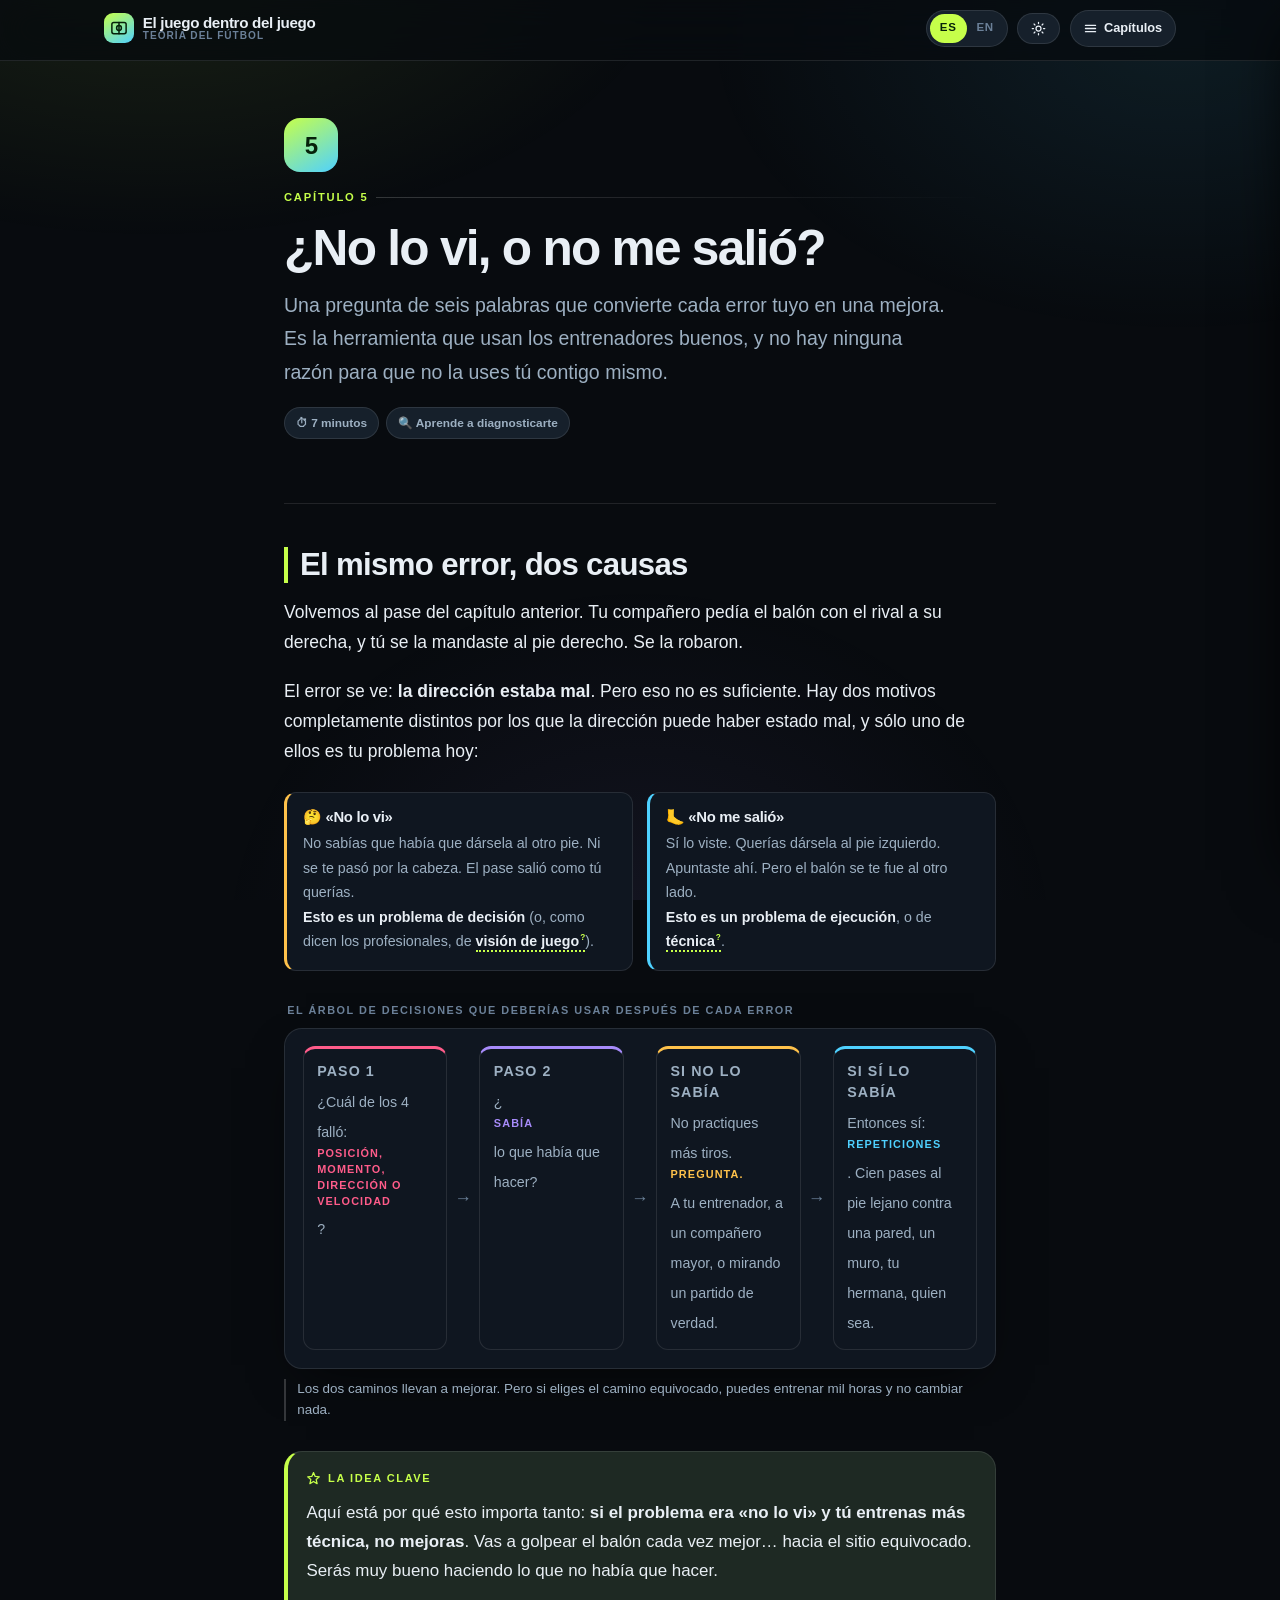
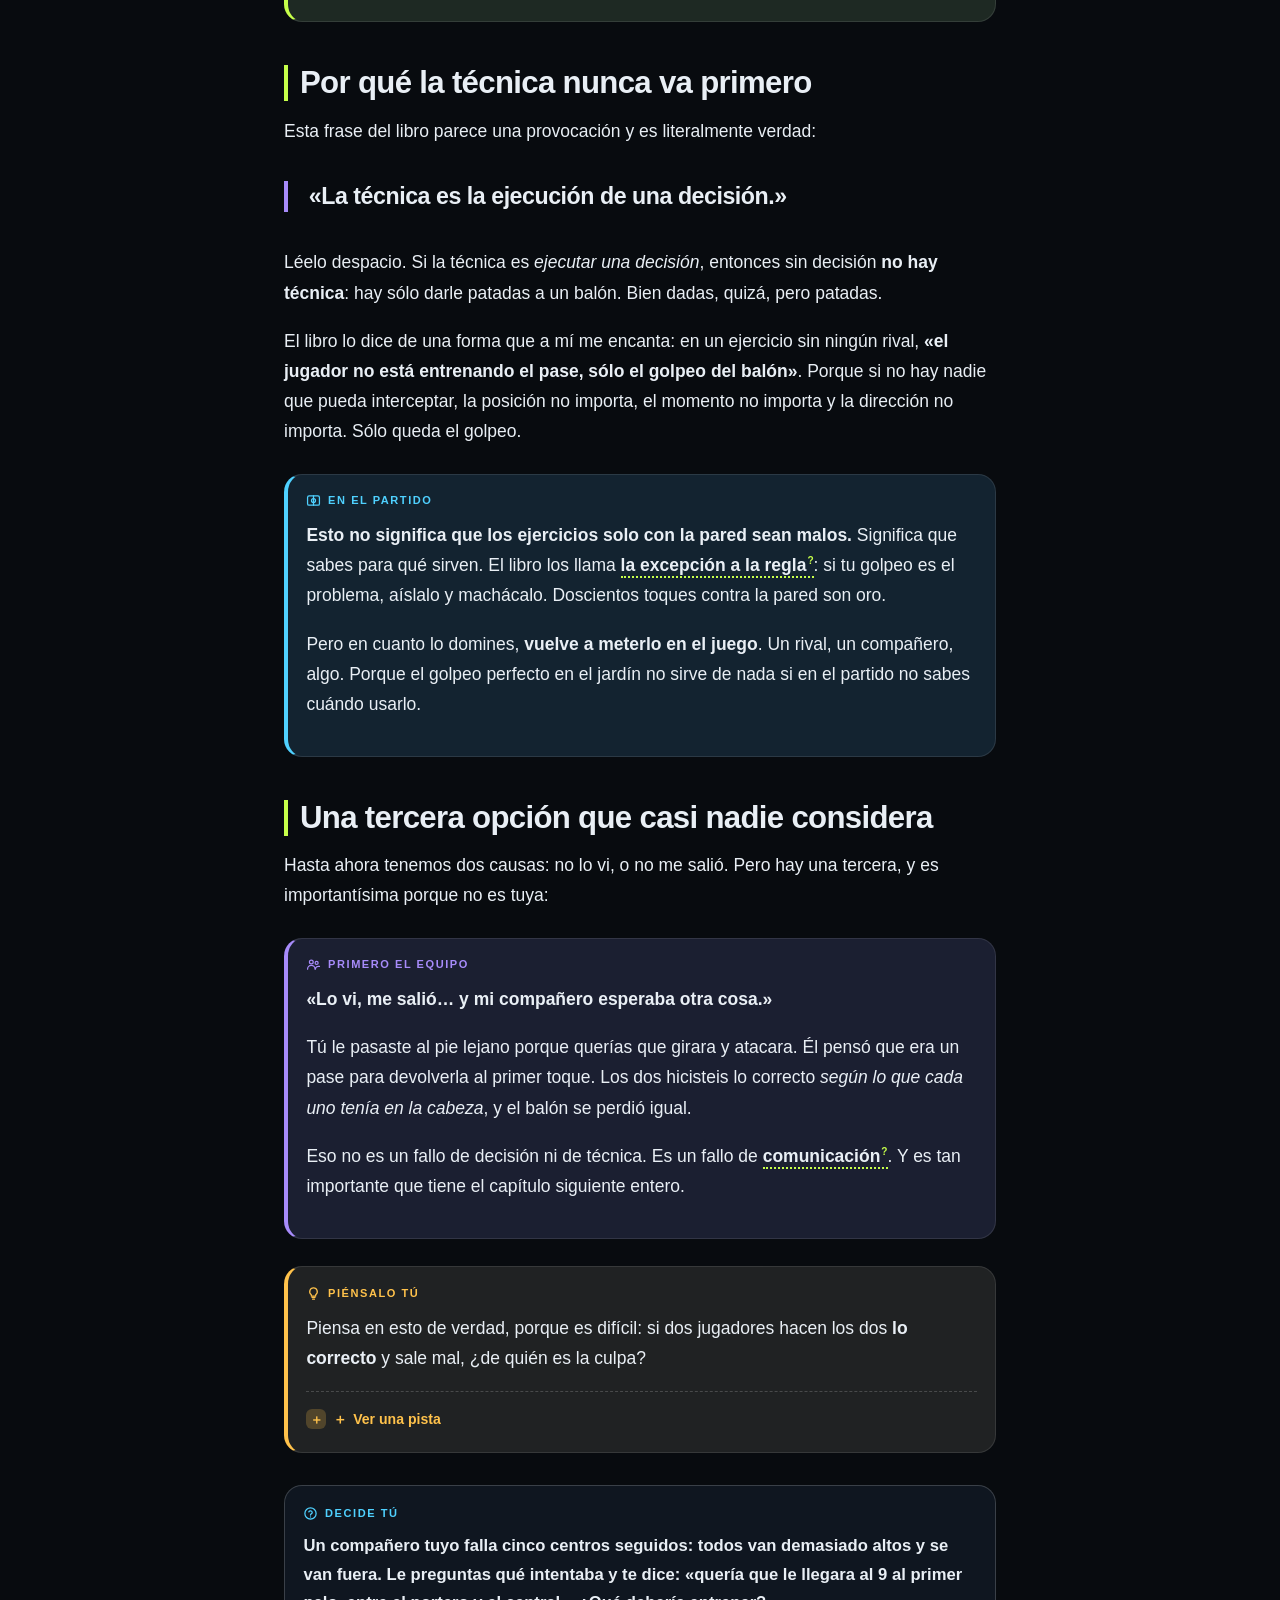
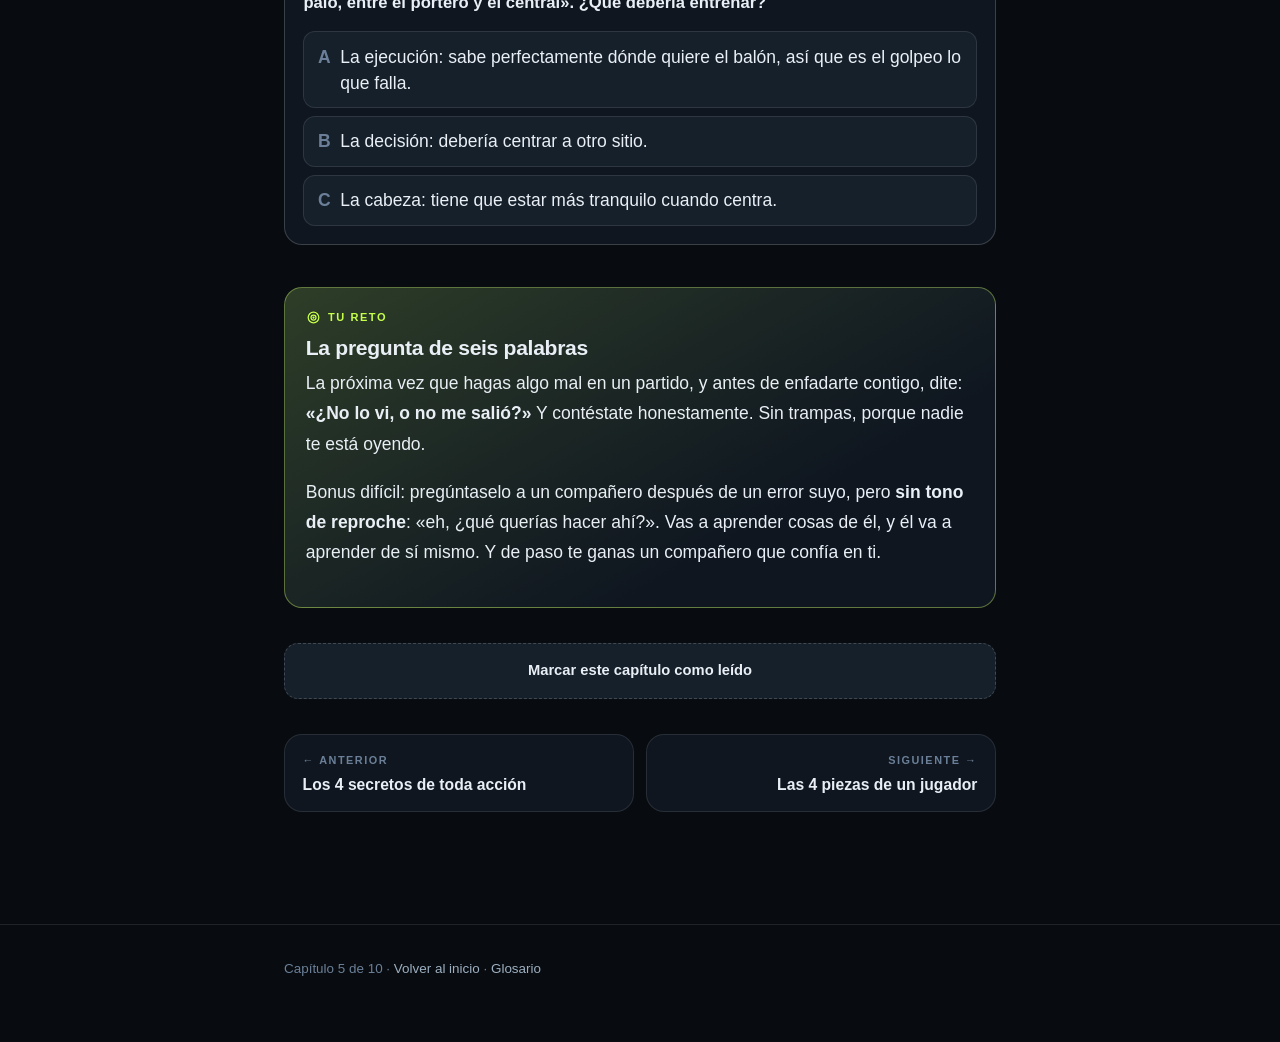
<file: 05-decidir.html>
<!DOCTYPE html>
<html lang="es" data-lang="es" data-theme="dark">
<head>
<meta charset="utf-8">
<meta name="viewport" content="width=device-width, initial-scale=1">
<title>5 · ¿No lo vi, o no me salió?</title>
<link rel="stylesheet" href="style.css?v=5">
<script>try{var l=localStorage.getItem('jdj.lang')||'es',t=localStorage.getItem('jdj.theme')||'dark';var h=document.documentElement;h.setAttribute('data-lang',l);h.setAttribute('data-theme',t);h.setAttribute('lang',l);}catch(e){}</script>
</head>
<body data-page="c5">
<a class="skip" href="#main"><span class="es">Saltar al contenido</span><span class="en">Skip to content</span></a>
<header class="topbar">
  <div class="topbar-in">
    <a class="brand" href="index.html">
      <span class="brand-mark" data-ic="pitch"></span>
      <span class="brand-txt">
        <span class="es">El juego dentro del juego</span><span class="en">The game inside the game</span>
        <small><span class="es">Teoría del fútbol</span><span class="en">Football theory</span></small>
      </span>
    </a>
    <span class="spacer"></span>
    <div class="langsw" role="group" aria-label="Idioma / Language">
      <button data-lang="es" aria-pressed="true">ES</button>
      <button data-lang="en" aria-pressed="false">EN</button>
    </div>
    <button class="ctrl" id="themeBtn" aria-label="Theme"></button>
    <button class="ctrl" id="menuBtn" aria-expanded="false" aria-controls="drawer">
      <svg viewBox="0 0 24 24" fill="none" stroke="currentColor" stroke-width="2.2" stroke-linecap="round"><path d="M4 7h16M4 12h16M4 17h16"/></svg>
      <span data-ui="menu">Capítulos</span>
    </button>
  </div>
  <div class="progress"><i></i></div>
</header>
<div class="scrim" id="scrim"></div>
<nav class="drawer" id="drawer" aria-label="Chapters">
  <div class="drawer-hd"><strong data-ui="chapters">Capítulos</strong><span class="spacer"></span><button class="ctrl" id="closeDrawer" aria-label="Close">✕</button></div>
  <div class="drawer-body" id="drawerList"></div>
</nav>

<main id="main"><div class="wrap">

<section class="hero">
  <div class="chapnum">5</div>
  <div class="eyebrow"><span class="es">Capítulo 5</span><span class="en">Chapter 5</span></div>
  <h1><span class="es">¿No lo vi, o no me salió?</span><span class="en">Didn't see it, or couldn't do it?</span></h1>
  <p class="lede es">Una pregunta de seis palabras que convierte cada error tuyo en una mejora. Es la herramienta que usan los entrenadores buenos, y no hay ninguna razón para que no la uses tú contigo mismo.</p>
  <p class="lede en">A six-word question that turns every mistake of yours into an improvement. It's the tool good coaches use, and there's no reason you can't use it on yourself.</p>
  <div class="meta">
    <span class="chip"><span class="es">⏱ 7 minutos</span><span class="en">⏱ 7 minutes</span></span>
    <span class="chip"><span class="es">🔍 Aprende a diagnosticarte</span><span class="en">🔍 Learn to diagnose yourself</span></span>
  </div>
</section>

<hr class="rule">

<section class="sec">
  <h2><span class="es">El mismo error, dos causas</span><span class="en">The same mistake, two causes</span></h2>
  <p class="es">Volvemos al pase del capítulo anterior. Tu compañero pedía el balón con el rival a su derecha, y tú se la mandaste al pie derecho. Se la robaron.</p>
  <p class="en">Back to the pass from the last chapter. Your teammate asked for the ball with an opponent on his right, and you played it to his right foot. It got stolen.</p>
  <p class="es">El error se ve: <b>la dirección estaba mal</b>. Pero eso no es suficiente. Hay dos motivos completamente distintos por los que la dirección puede haber estado mal, y sólo uno de ellos es tu problema hoy:</p>
  <p class="en">The mistake is visible: <b>the direction was wrong</b>. But that isn't enough. There are two completely different reasons the direction could have been wrong, and only one of them is your problem today:</p>

  <div class="twocol">
    <div class="mini" style="border-left:3px solid var(--amber)">
      <h4 class="es">🤔 «No lo vi»</h4><h4 class="en">🤔 “I didn't see it”</h4>
      <p class="es">No sabías que había que dársela al otro pie. Ni se te pasó por la cabeza. El pase salió como tú querías.</p>
      <p class="es"><b>Esto es un problema de decisión</b> (o, como dicen los profesionales, de <b class="t" data-t="visionJuego">visión de juego</b>).</p>
      <p class="en">You didn't know it should go to the other foot. It never crossed your mind. The pass came out exactly as you intended.</p>
      <p class="en"><b>This is a decision problem</b> (or, as the professionals say, a <b class="t" data-t="visionJuego">game insight</b> problem).</p>
    </div>
    <div class="mini" style="border-left:3px solid var(--cyan)">
      <h4 class="es">🦶 «No me salió»</h4><h4 class="en">🦶 “It didn't come out right”</h4>
      <p class="es">Sí lo viste. Querías dársela al pie izquierdo. Apuntaste ahí. Pero el balón se te fue al otro lado.</p>
      <p class="es"><b>Esto es un problema de ejecución</b>, o de <b class="t" data-t="tecnica">técnica</b>.</p>
      <p class="en">You did see it. You wanted the left foot. You aimed there. But the ball went the other way.</p>
      <p class="en"><b>This is an execution problem</b>, or a <b class="t" data-t="tecnica">technique</b> problem.</p>
    </div>
  </div>

  <figure class="fig">
    <p class="fig-title"><span class="es">El árbol de decisiones que deberías usar después de cada error</span><span class="en">The decision tree you should use after every mistake</span></p>
    <div class="frame" style="padding:1.1rem">
      <div class="flow" style="margin:0">
        <div class="step" style="--c:var(--pink)">
          <b><span class="es">Paso 1</span><span class="en">Step 1</span></b>
          <span class="es">¿Cuál de los 4 falló: <b>posición, momento, dirección o velocidad</b>?</span>
          <span class="en">Which of the 4 failed: <b>position, moment, direction or speed</b>?</span>
        </div>
        <div class="arw">→</div>
        <div class="step" style="--c:var(--violet)">
          <b><span class="es">Paso 2</span><span class="en">Step 2</span></b>
          <span class="es">¿<b>Sabía</b> lo que había que hacer?</span>
          <span class="en">Did I <b>know</b> what to do?</span>
        </div>
        <div class="arw">→</div>
        <div class="step" style="--c:var(--amber)">
          <b><span class="es">Si NO lo sabía</span><span class="en">If I did NOT know</span></b>
          <span class="es">No practiques más tiros. <b>Pregunta.</b> A tu entrenador, a un compañero mayor, o mirando un partido de verdad.</span>
          <span class="en">Don't go practise more shots. <b>Ask.</b> Your coach, an older teammate, or by watching a real match.</span>
        </div>
        <div class="arw">→</div>
        <div class="step" style="--c:var(--cyan)">
          <b><span class="es">Si SÍ lo sabía</span><span class="en">If I DID know</span></b>
          <span class="es">Entonces sí: <b>repeticiones</b>. Cien pases al pie lejano contra una pared, un muro, tu hermana, quien sea.</span>
          <span class="en">Then yes: <b>repetitions</b>. A hundred passes to the far foot against a wall, a fence, your sister, whoever.</span>
        </div>
      </div>
    </div>
    <figcaption><span class="es">Los dos caminos llevan a mejorar. Pero si eliges el camino equivocado, puedes entrenar mil horas y no cambiar nada.</span><span class="en">Both paths lead to improvement. But if you take the wrong one, you can train a thousand hours and change nothing.</span></figcaption>
  </figure>

  <div class="box key">
    <p class="es">Aquí está por qué esto importa tanto: <b>si el problema era «no lo vi» y tú entrenas más técnica, no mejoras</b>. Vas a golpear el balón cada vez mejor… hacia el sitio equivocado. Serás muy bueno haciendo lo que no había que hacer.</p>
    <p class="en">Here's why this matters so much: <b>if the problem was “I didn't see it” and you train more technique, you don't improve</b>. You'll strike the ball better and better… to the wrong place. You'll get very good at doing the thing you shouldn't do.</p>
  </div>
</section>

<section class="sec">
  <h2><span class="es">Por qué la técnica nunca va primero</span><span class="en">Why technique never comes first</span></h2>
  <p class="es">Esta frase del libro parece una provocación y es literalmente verdad:</p>
  <p class="en">This line from the book looks like a provocation and it's literally true:</p>
  <div class="pullquote">
    <span class="es">«La técnica es la ejecución de una decisión.»</span>
    <span class="en">“Technique is the execution of a decision.”</span>
  </div>
  <p class="es">Léelo despacio. Si la técnica es <i>ejecutar una decisión</i>, entonces sin decisión <b>no hay técnica</b>: hay sólo darle patadas a un balón. Bien dadas, quizá, pero patadas.</p>
  <p class="en">Read it slowly. If technique is <i>executing a decision</i>, then with no decision there is <b>no technique</b>: there's just kicking a ball. Nicely kicked, perhaps, but kicking.</p>
  <p class="es">El libro lo dice de una forma que a mí me encanta: en un ejercicio sin ningún rival, <b>«el jugador no está entrenando el pase, sólo el golpeo del balón»</b>. Porque si no hay nadie que pueda interceptar, la posición no importa, el momento no importa y la dirección no importa. Sólo queda el golpeo.</p>
  <p class="en">The book puts it in a way I love: in a drill with no opponents, <b>“the player isn't training passing, only striking the ball”</b>. Because if nobody can intercept, position doesn't matter, moment doesn't matter and direction doesn't matter. All that's left is the strike.</p>

  <div class="box match">
    <p class="es"><b>Esto no significa que los ejercicios solo con la pared sean malos.</b> Significa que sabes para qué sirven. El libro los llama <b class="t" data-t="aislado">la excepción a la regla</b>: si tu golpeo es el problema, aíslalo y machácalo. Doscientos toques contra la pared son oro.</p>
    <p class="es">Pero en cuanto lo domines, <b>vuelve a meterlo en el juego</b>. Un rival, un compañero, algo. Porque el golpeo perfecto en el jardín no sirve de nada si en el partido no sabes cuándo usarlo.</p>
    <p class="en"><b>This doesn't mean wall drills are bad.</b> It means you know what they're for. The book calls them <b class="t" data-t="aislado">the exception to the rule</b>: if your strike is the problem, isolate it and hammer it. Two hundred touches against a wall are gold.</p>
    <p class="en">But as soon as you've got it, <b>put it back into the game</b>. One opponent, one teammate, something. Because a perfect strike in the garden is worth nothing if in a match you don't know when to use it.</p>
  </div>
</section>

<section class="sec">
  <h2><span class="es">Una tercera opción que casi nadie considera</span><span class="en">A third option almost nobody considers</span></h2>
  <p class="es">Hasta ahora tenemos dos causas: no lo vi, o no me salió. Pero hay una tercera, y es importantísima porque no es tuya:</p>
  <p class="en">So far we have two causes: I didn't see it, or it didn't come out. But there's a third one, and it matters enormously because it isn't yours:</p>
  <div class="box team">
    <p class="es"><b>«Lo vi, me salió… y mi compañero esperaba otra cosa.»</b></p>
    <p class="es">Tú le pasaste al pie lejano porque querías que girara y atacara. Él pensó que era un pase para devolverla al primer toque. Los dos hicisteis lo correcto <i>según lo que cada uno tenía en la cabeza</i>, y el balón se perdió igual.</p>
    <p class="es">Eso no es un fallo de decisión ni de técnica. Es un fallo de <b class="t" data-t="comunicacion">comunicación</b>. Y es tan importante que tiene el capítulo siguiente entero.</p>
    <p class="en"><b>“I saw it, I executed it… and my teammate expected something else.”</b></p>
    <p class="en">You passed to the far foot because you wanted him to turn and attack. He thought it was a pass to lay off first touch. You both did the right thing <i>according to what was in each of your heads</i>, and the ball was lost anyway.</p>
    <p class="en">That's neither a decision error nor a technique error. It's a <b class="t" data-t="comunicacion">communication</b> error. And it's so important that the next chapter is entirely about it.</p>
  </div>

  <div class="box think">
    <p class="es">Piensa en esto de verdad, porque es difícil: si dos jugadores hacen los dos <b>lo correcto</b> y sale mal, ¿de quién es la culpa?</p>
    <p class="en">Think about this properly, because it's hard: if two players both do <b>the right thing</b> and it goes wrong, whose fault is it?</p>
    <details class="rev"><summary>＋ <span class="auto">Ver una pista</span></summary>
      <div class="body">
        <p class="es">De <b>los dos</b>, y de ninguno. La respuesta útil no es buscar culpables: es darse cuenta de que <b>«lo correcto» no existe solo</b>. Existe «lo correcto para lo que vamos a hacer juntos». Y eso hay que acordarlo: hablando, mirándose, o jugando mil horas con la misma gente hasta que ya no hace falta hablar.</p>
        <p class="es">Por eso los equipos que llevan años juntos parecen adivinos. No son adivinos: han acordado un montón de cosas sin darse cuenta.</p>
        <p class="en">It belongs to <b>both</b> of them, and to neither. The useful answer isn't hunting for someone to blame: it's realising that <b>“the right thing” doesn't exist on its own</b>. What exists is “the right thing for what we're about to do together”. And that has to be agreed: by talking, by looking at each other, or by playing a thousand hours with the same people until you no longer need to talk.</p>
        <p class="en">That's why teams who've been together for years look like mind-readers. They aren't mind-readers: they've agreed a huge number of things without noticing.</p>
      </div>
    </details>
  </div>
</section>

<div class="quiz">
  <p class="q es">Un compañero tuyo falla cinco centros seguidos: todos van demasiado altos y se van fuera. Le preguntas qué intentaba y te dice: «quería que le llegara al 9 al primer palo, entre el portero y el central». ¿Qué debería entrenar?</p>
  <p class="q en">A teammate misses five crosses in a row: all of them too high and out of play. You ask what he was going for and he says: “I wanted it to reach the 9 at the near post, between the keeper and the centre-back”. What should he train?</p>
  <div class="opts">
    <button class="opt" data-ok="1"><em>A</em><span class="es">La ejecución: sabe perfectamente dónde quiere el balón, así que es el golpeo lo que falla.</span><span class="en">Execution: he knows exactly where he wants the ball, so it's the strike that's failing.</span></button>
    <button class="opt" data-ok="0"><em>B</em><span class="es">La decisión: debería centrar a otro sitio.</span><span class="en">Decision-making: he should be crossing somewhere else.</span></button>
    <button class="opt" data-ok="0"><em>C</em><span class="es">La cabeza: tiene que estar más tranquilo cuando centra.</span><span class="en">His head: he needs to stay calmer when he crosses.</span></button>
  </div>
  <div class="why es"><p><strong>A.</strong> Su respuesta demuestra que la decisión es buenísima: sabe exactamente dónde y por qué. El problema está entre su cerebro y su pie. Eso es lo único que se arregla con repeticiones. Y fíjate en el detalle que casi nadie ve: <strong>lo has descubierto preguntándole</strong>. No mirando el centro cinco veces, sino con una pregunta de cuatro palabras. Así es como se diagnostica de verdad.</p></div>
  <div class="why en"><p><strong>A.</strong> His answer proves the decision is excellent: he knows exactly where and why. The problem sits between his brain and his foot. That's the only thing repetitions fix. And notice the detail almost nobody sees: <strong>you found it out by asking him</strong>. Not by watching the cross five times, but with a four-word question. That's how you really diagnose.</p></div>
</div>

<div class="challenge">
  <h3><span class="es">La pregunta de seis palabras</span><span class="en">The six-word question</span></h3>
  <p class="es">La próxima vez que hagas algo mal en un partido, y antes de enfadarte contigo, dite: <b>«¿No lo vi, o no me salió?»</b> Y contéstate honestamente. Sin trampas, porque nadie te está oyendo.</p>
  <p class="es">Bonus difícil: pregúntaselo a un compañero después de un error suyo, pero <b>sin tono de reproche</b>: «eh, ¿qué querías hacer ahí?». Vas a aprender cosas de él, y él va a aprender de sí mismo. Y de paso te ganas un compañero que confía en ti.</p>
  <p class="en">Next time you do something wrong in a match, before you get angry at yourself, say: <b>“Didn't I see it, or did it not come out?”</b> And answer honestly. No cheating, because nobody is listening.</p>
  <p class="en">Hard bonus: ask a teammate the same after a mistake of his, but <b>with zero blame in your voice</b>: “hey, what were you going for there?”. You'll learn things about him, and he'll learn things about himself. And you'll earn a teammate who trusts you.</p>
</div>

<button class="readbtn" id="readBtn"></button>
<nav class="pager" id="pager" aria-label="Chapter navigation"></nav>

</div></main>
<footer class="site"><div class="wrap">
  <p class="es">Capítulo 5 de 10 · <a href="index.html">Volver al inicio</a> · <a href="glosario.html">Glosario</a></p>
  <p class="en">Chapter 5 of 10 · <a href="index.html">Back to home</a> · <a href="glosario.html">Glossary</a></p>
</div></footer>
<script src="glossary.js?v=5"></script>
<script src="app.js?v=5"></script>
</body>
</html>
</file>
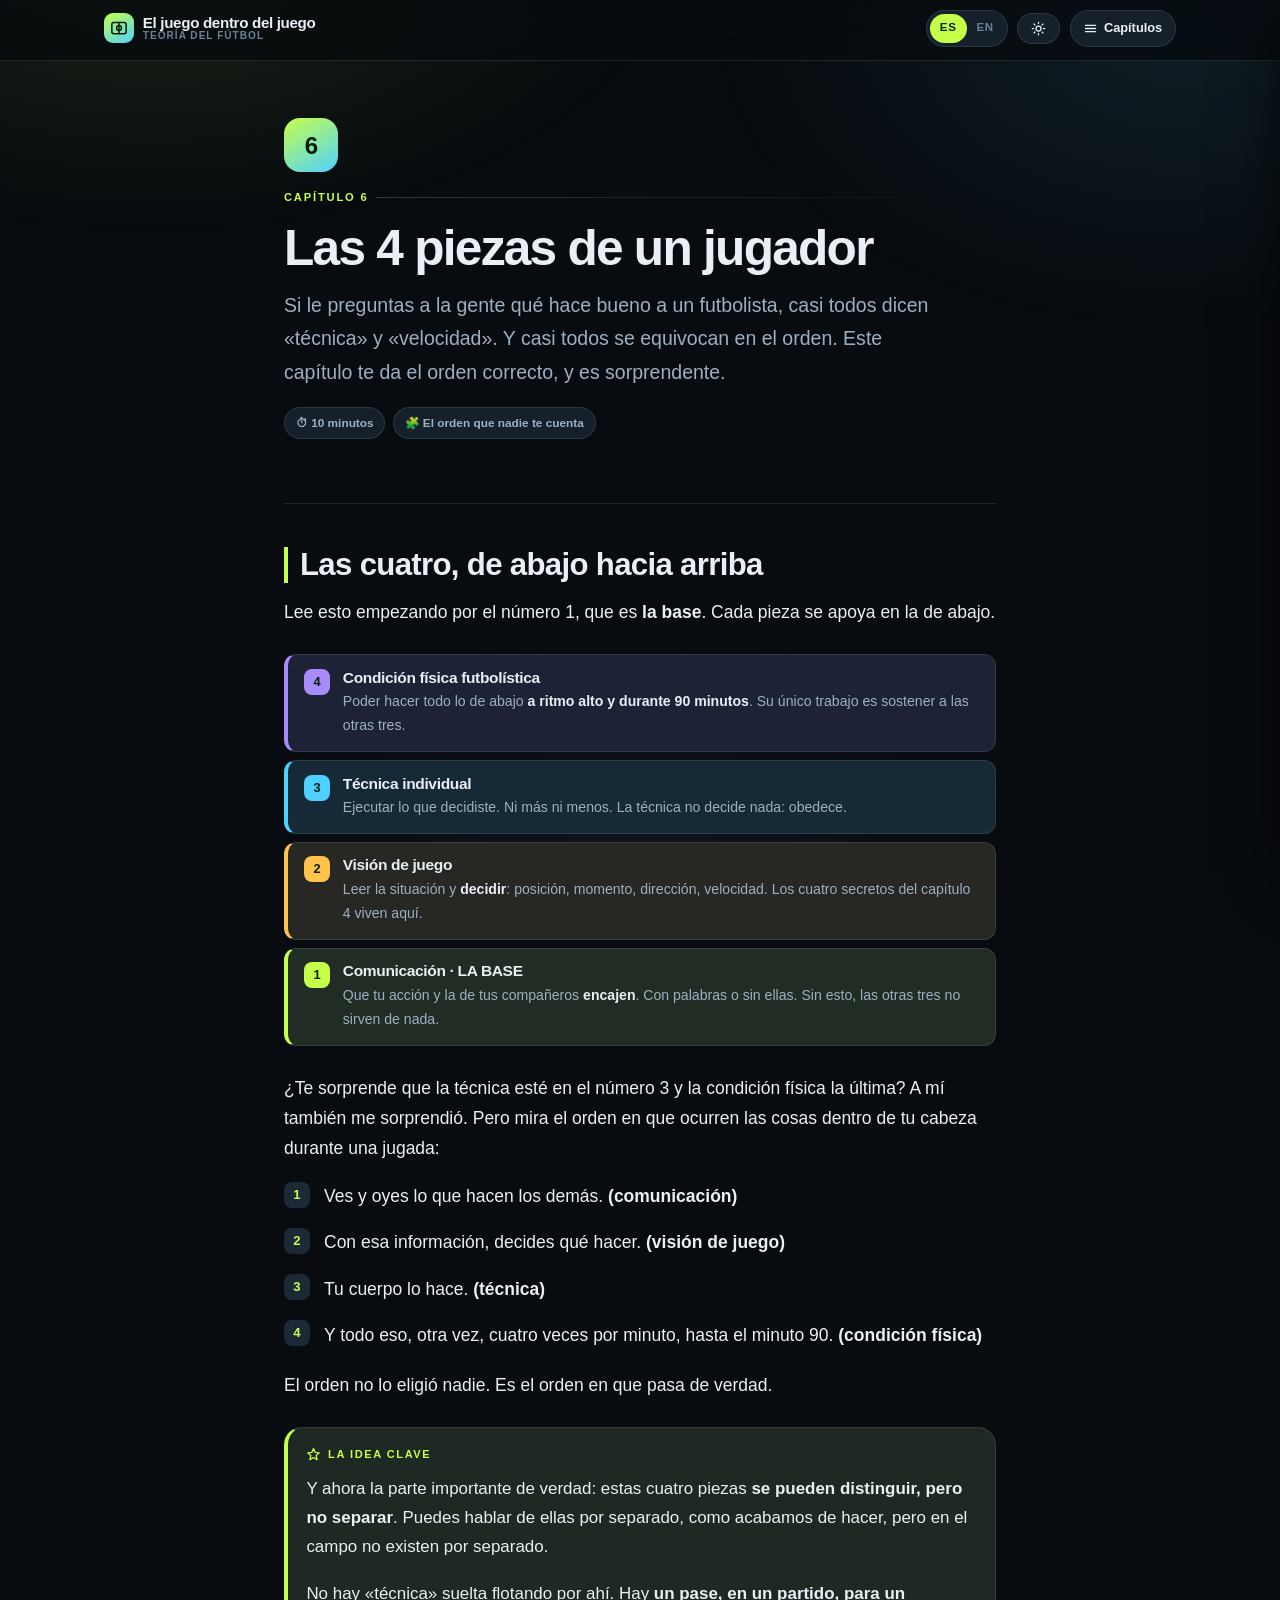
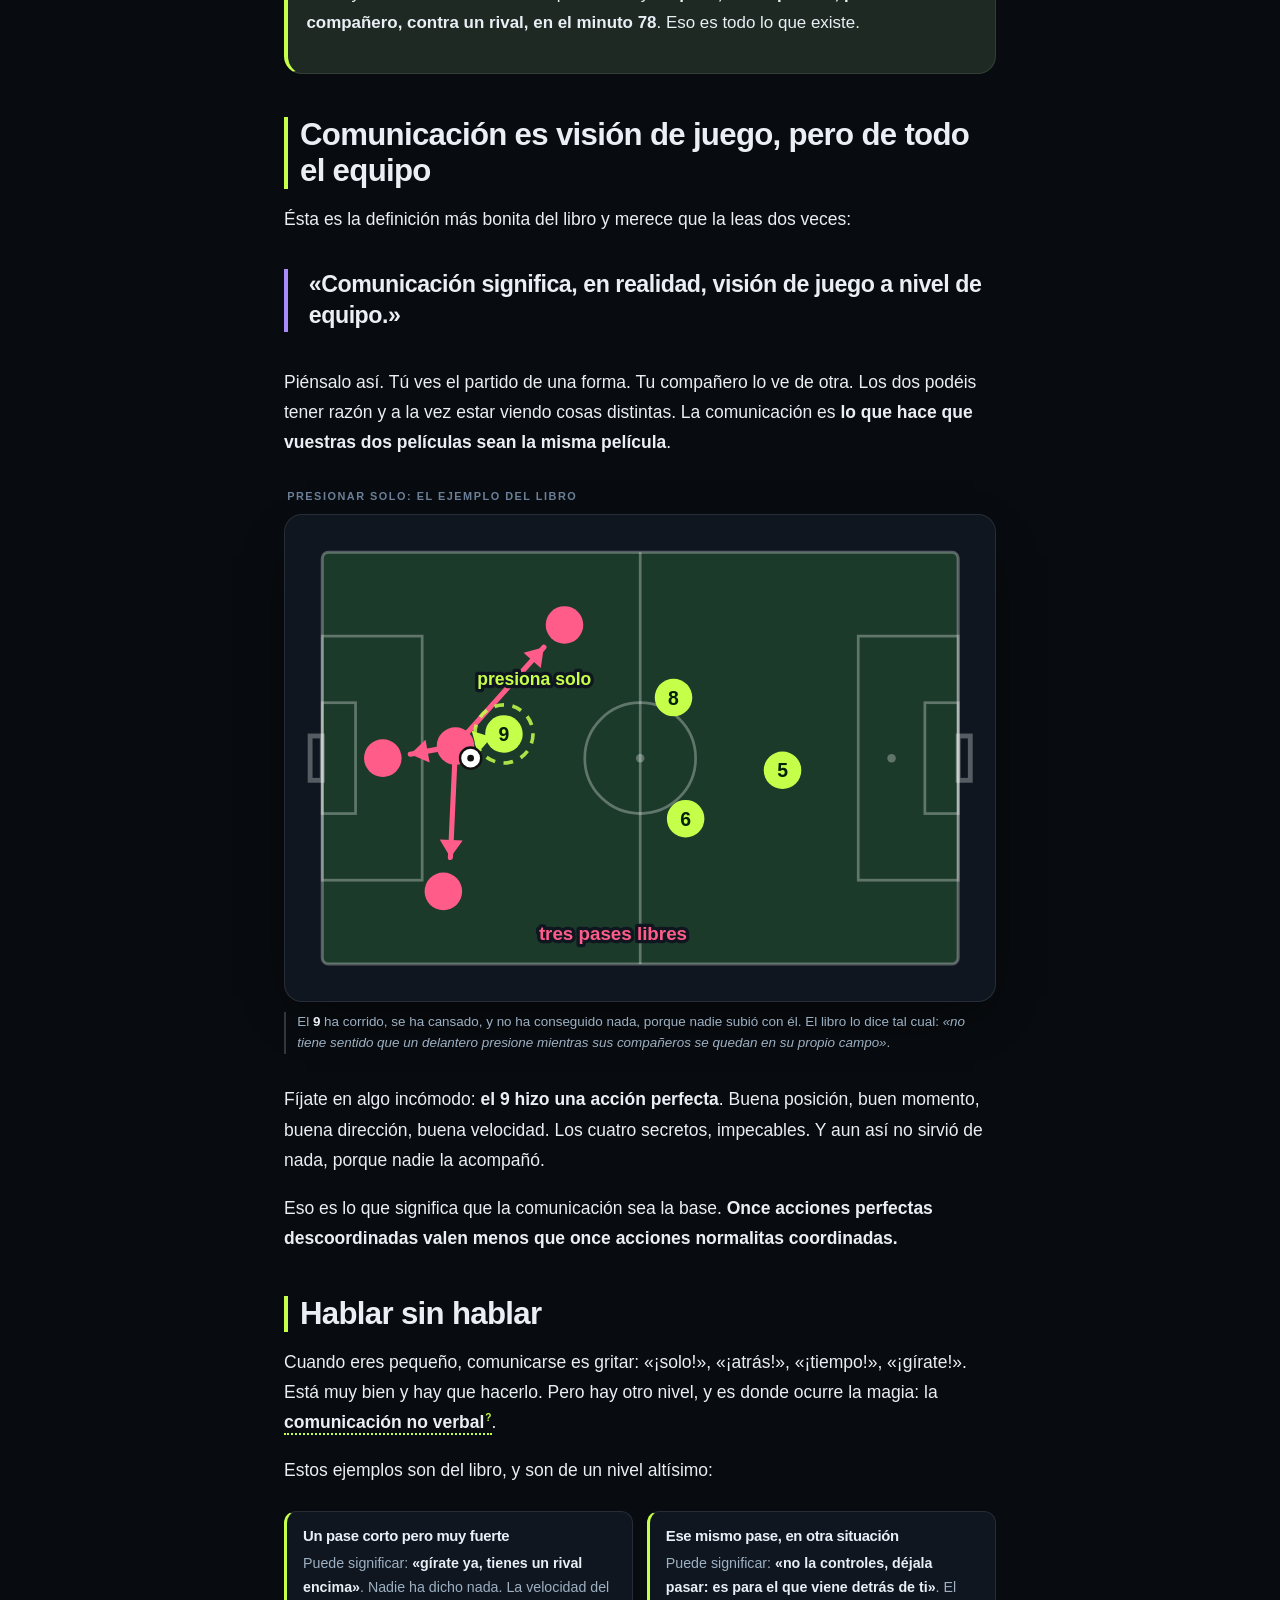
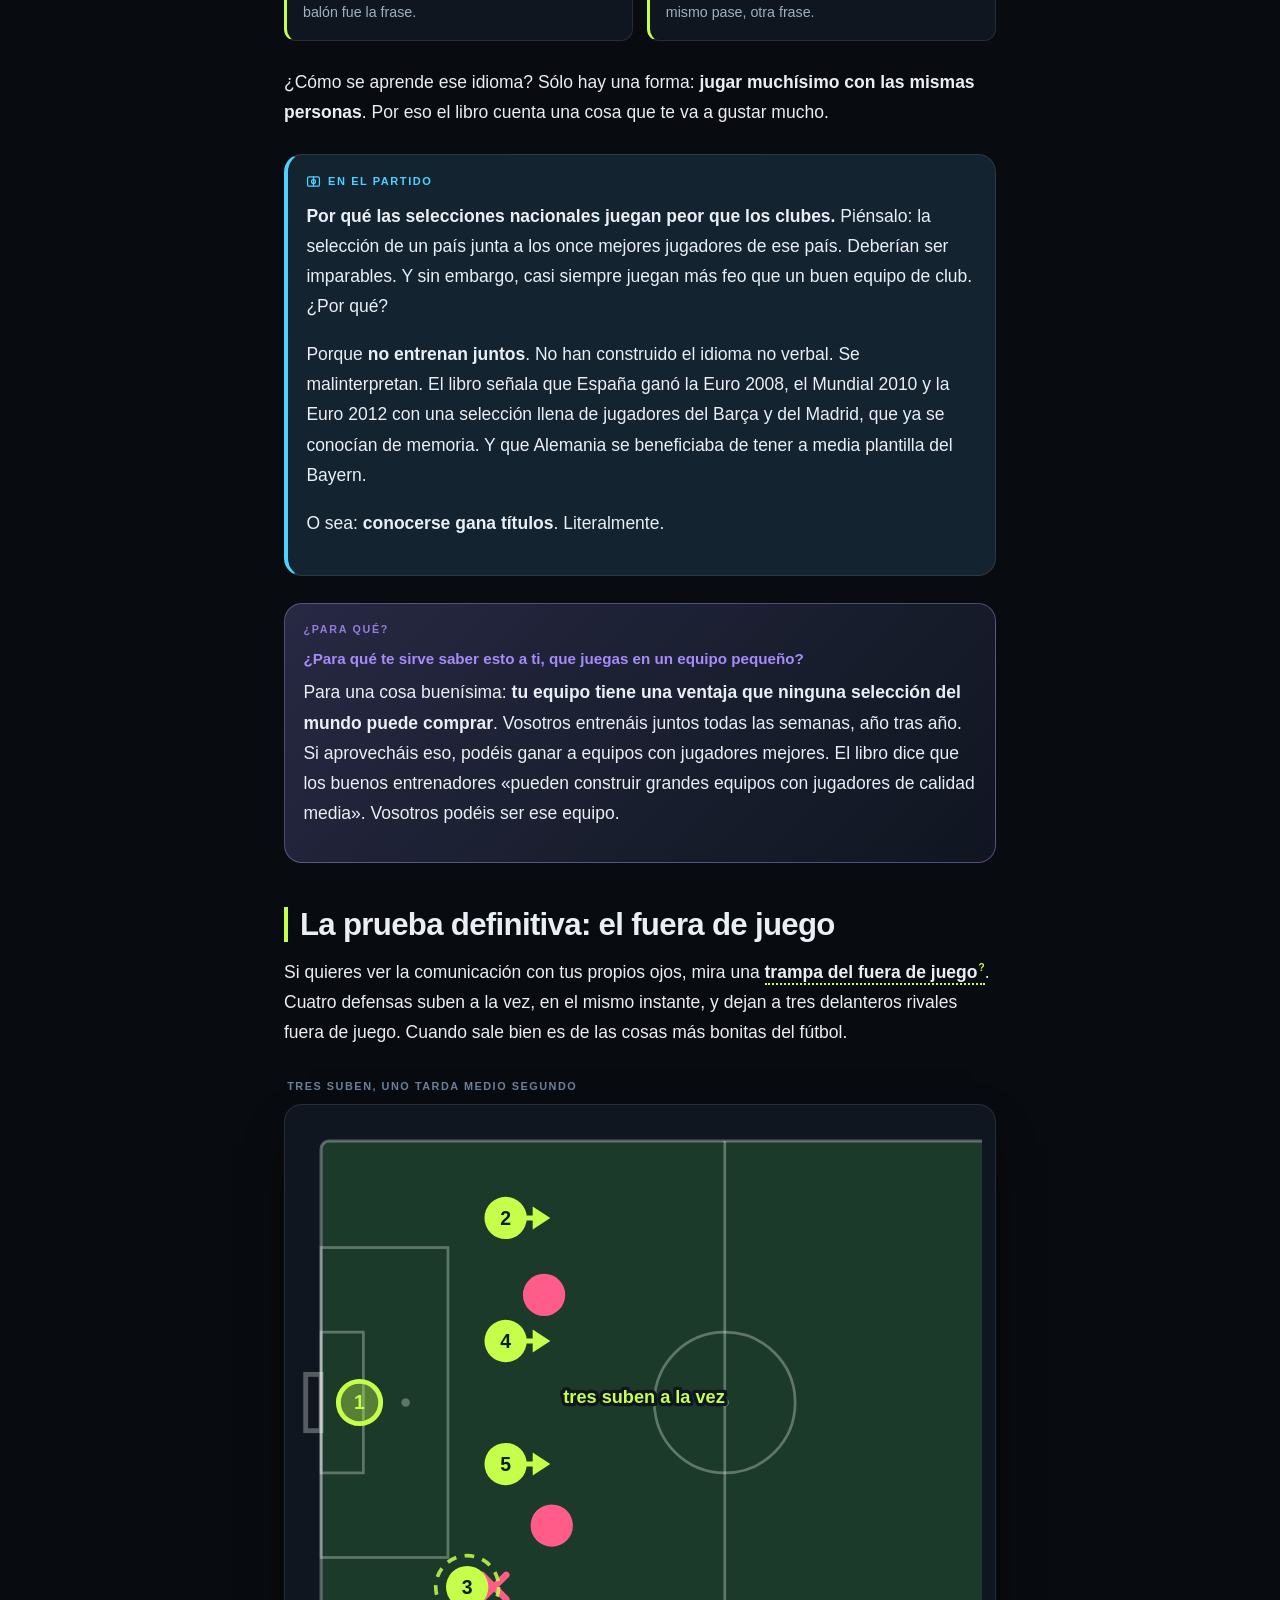
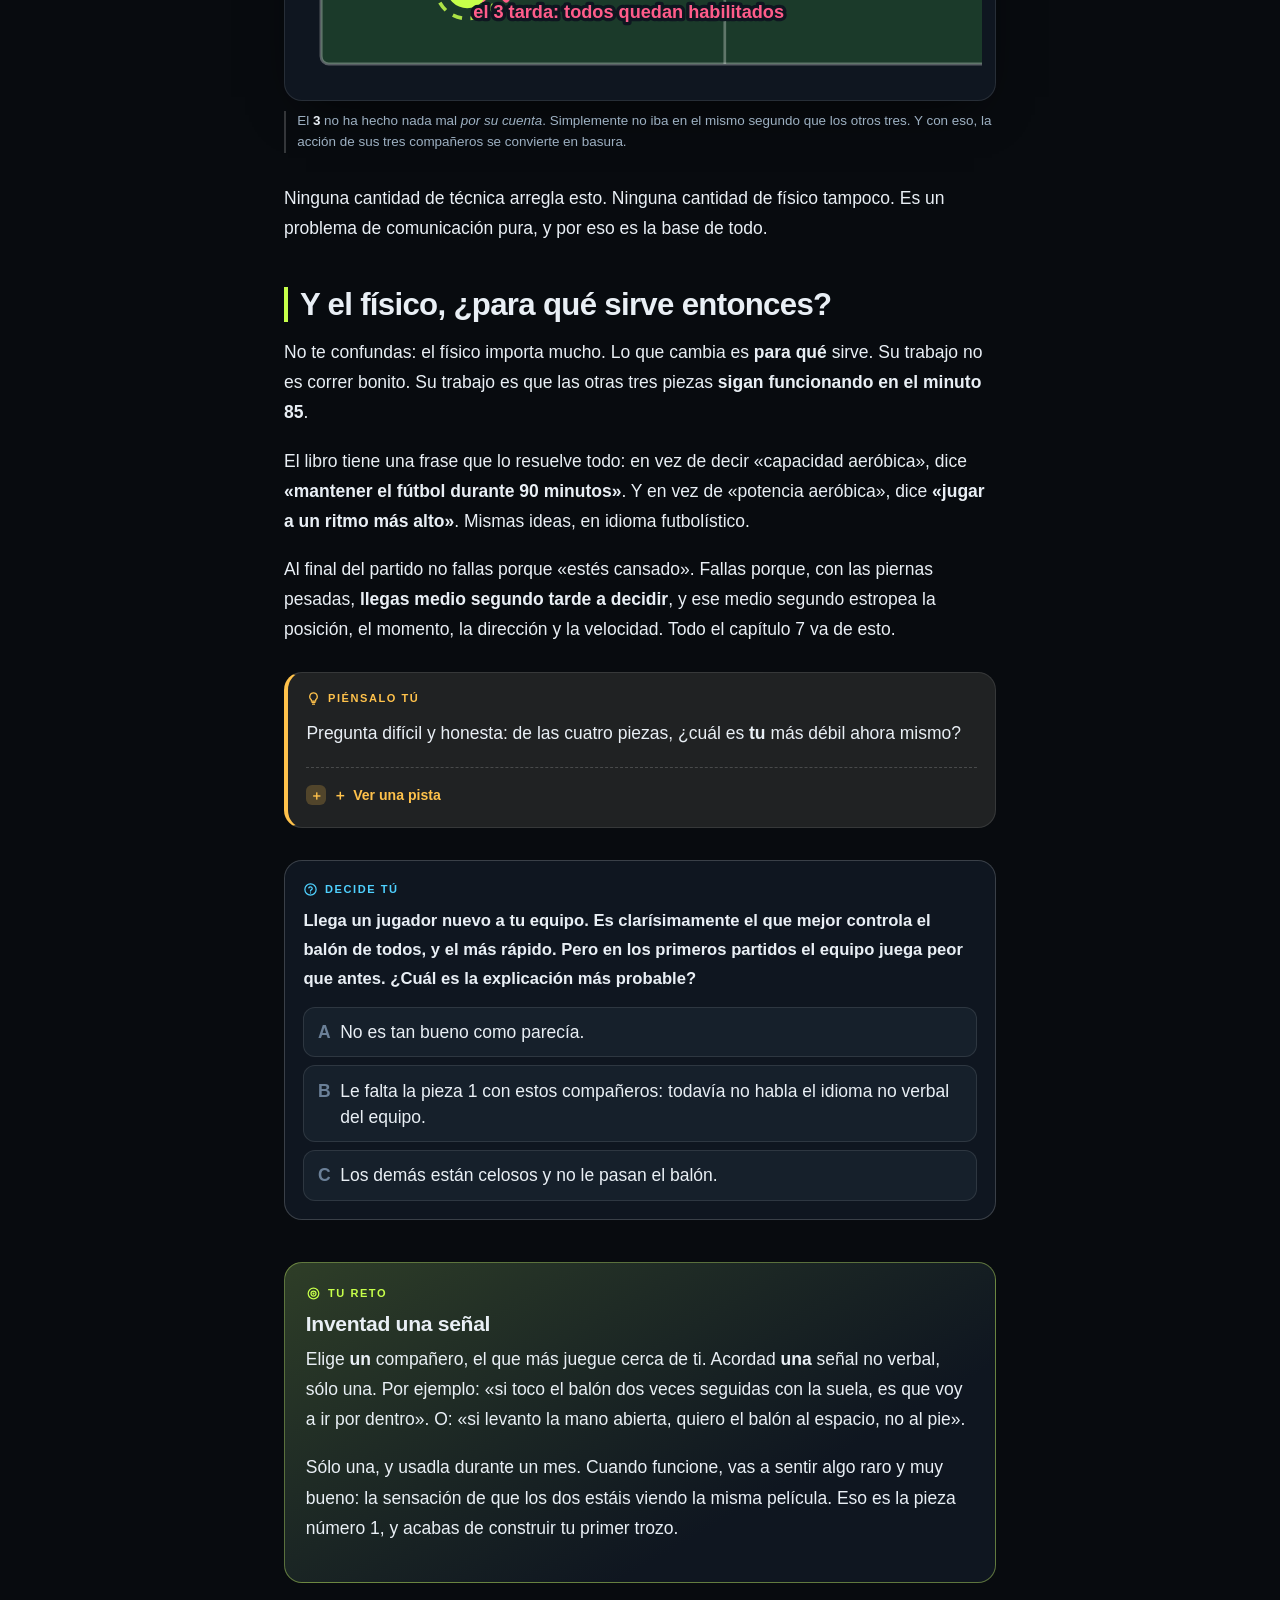
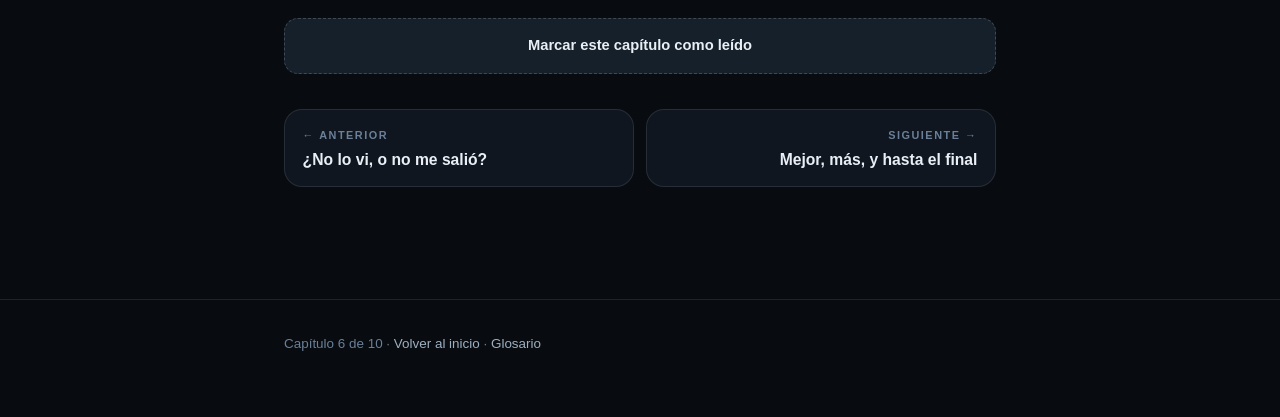
<file: 06-piezas.html>
<!DOCTYPE html>
<html lang="es" data-lang="es" data-theme="dark">
<head>
<meta charset="utf-8">
<meta name="viewport" content="width=device-width, initial-scale=1">
<title>6 · Las 4 piezas de un jugador</title>
<link rel="stylesheet" href="style.css?v=5">
<script>try{var l=localStorage.getItem('jdj.lang')||'es',t=localStorage.getItem('jdj.theme')||'dark';var h=document.documentElement;h.setAttribute('data-lang',l);h.setAttribute('data-theme',t);h.setAttribute('lang',l);}catch(e){}</script>
</head>
<body data-page="c6">
<a class="skip" href="#main"><span class="es">Saltar al contenido</span><span class="en">Skip to content</span></a>
<header class="topbar">
  <div class="topbar-in">
    <a class="brand" href="index.html">
      <span class="brand-mark" data-ic="pitch"></span>
      <span class="brand-txt">
        <span class="es">El juego dentro del juego</span><span class="en">The game inside the game</span>
        <small><span class="es">Teoría del fútbol</span><span class="en">Football theory</span></small>
      </span>
    </a>
    <span class="spacer"></span>
    <div class="langsw" role="group" aria-label="Idioma / Language">
      <button data-lang="es" aria-pressed="true">ES</button>
      <button data-lang="en" aria-pressed="false">EN</button>
    </div>
    <button class="ctrl" id="themeBtn" aria-label="Theme"></button>
    <button class="ctrl" id="menuBtn" aria-expanded="false" aria-controls="drawer">
      <svg viewBox="0 0 24 24" fill="none" stroke="currentColor" stroke-width="2.2" stroke-linecap="round"><path d="M4 7h16M4 12h16M4 17h16"/></svg>
      <span data-ui="menu">Capítulos</span>
    </button>
  </div>
  <div class="progress"><i></i></div>
</header>
<div class="scrim" id="scrim"></div>
<nav class="drawer" id="drawer" aria-label="Chapters">
  <div class="drawer-hd"><strong data-ui="chapters">Capítulos</strong><span class="spacer"></span><button class="ctrl" id="closeDrawer" aria-label="Close">✕</button></div>
  <div class="drawer-body" id="drawerList"></div>
</nav>

<main id="main"><div class="wrap">

<section class="hero">
  <div class="chapnum">6</div>
  <div class="eyebrow"><span class="es">Capítulo 6</span><span class="en">Chapter 6</span></div>
  <h1><span class="es">Las 4 piezas de un jugador</span><span class="en">The 4 pieces of a player</span></h1>
  <p class="lede es">Si le preguntas a la gente qué hace bueno a un futbolista, casi todos dicen «técnica» y «velocidad». Y casi todos se equivocan en el orden. Este capítulo te da el orden correcto, y es sorprendente.</p>
  <p class="lede en">If you ask people what makes a footballer good, almost everyone says “technique” and “pace”. And almost everyone gets the order wrong. This chapter gives you the correct order, and it's surprising.</p>
  <div class="meta">
    <span class="chip"><span class="es">⏱ 10 minutos</span><span class="en">⏱ 10 minutes</span></span>
    <span class="chip"><span class="es">🧩 El orden que nadie te cuenta</span><span class="en">🧩 The order nobody tells you</span></span>
  </div>
</section>

<hr class="rule">

<section class="sec">
  <h2><span class="es">Las cuatro, de abajo hacia arriba</span><span class="en">The four, from the bottom up</span></h2>
  <p class="es">Lee esto empezando por el número 1, que es <b>la base</b>. Cada pieza se apoya en la de abajo.</p>
  <p class="en">Read this starting at number 1, which is <b>the foundation</b>. Each piece rests on the one below it.</p>

  <div class="stack">
    <div style="--c:var(--violet)">
      <span class="num">4</span>
      <div>
        <h4><span class="es">Condición física futbolística</span><span class="en">Football fitness</span></h4>
        <p class="es">Poder hacer todo lo de abajo <b>a ritmo alto y durante 90 minutos</b>. Su único trabajo es sostener a las otras tres.</p>
        <p class="en">Being able to do everything below <b>at a high tempo, for 90 minutes</b>. Its only job is to hold the other three up.</p>
      </div>
    </div>
    <div style="--c:var(--cyan)">
      <span class="num">3</span>
      <div>
        <h4><span class="es">Técnica individual</span><span class="en">Individual technique</span></h4>
        <p class="es">Ejecutar lo que decidiste. Ni más ni menos. La técnica no decide nada: obedece.</p>
        <p class="en">Executing what you decided. No more, no less. Technique doesn't decide anything: it obeys.</p>
      </div>
    </div>
    <div style="--c:var(--amber)">
      <span class="num">2</span>
      <div>
        <h4><span class="es">Visión de juego</span><span class="en">Game insight</span></h4>
        <p class="es">Leer la situación y <b>decidir</b>: posición, momento, dirección, velocidad. Los cuatro secretos del capítulo 4 viven aquí.</p>
        <p class="en">Reading the situation and <b>deciding</b>: position, moment, direction, speed. The four secrets from chapter 4 live here.</p>
      </div>
    </div>
    <div style="--c:var(--lime)" class="base">
      <span class="num">1</span>
      <div>
        <h4><span class="es">Comunicación · LA BASE</span><span class="en">Communication · THE FOUNDATION</span></h4>
        <p class="es">Que tu acción y la de tus compañeros <b>encajen</b>. Con palabras o sin ellas. Sin esto, las otras tres no sirven de nada.</p>
        <p class="en">Making your action and your teammates' actions <b>fit together</b>. With words or without them. Without this, the other three are worth nothing.</p>
      </div>
    </div>
  </div>

  <p class="es">¿Te sorprende que la técnica esté en el número 3 y la condición física la última? A mí también me sorprendió. Pero mira el orden en que ocurren las cosas dentro de tu cabeza durante una jugada:</p>
  <p class="en">Surprised that technique is number 3 and fitness comes last? So was I. But look at the order things happen inside your head during a play:</p>
  <ol class="steps">
    <li class="es">Ves y oyes lo que hacen los demás. <b>(comunicación)</b></li>
    <li class="en">You see and hear what everyone else is doing. <b>(communication)</b></li>
    <li class="es">Con esa información, decides qué hacer. <b>(visión de juego)</b></li>
    <li class="en">With that information, you decide what to do. <b>(game insight)</b></li>
    <li class="es">Tu cuerpo lo hace. <b>(técnica)</b></li>
    <li class="en">Your body does it. <b>(technique)</b></li>
    <li class="es">Y todo eso, otra vez, cuatro veces por minuto, hasta el minuto 90. <b>(condición física)</b></li>
    <li class="en">And all of that again, four times a minute, until minute 90. <b>(fitness)</b></li>
  </ol>
  <p class="es">El orden no lo eligió nadie. Es el orden en que pasa de verdad.</p>
  <p class="en">Nobody chose that order. It's the order it actually happens in.</p>

  <div class="box key">
    <p class="es">Y ahora la parte importante de verdad: estas cuatro piezas <b>se pueden distinguir, pero no separar</b>. Puedes hablar de ellas por separado, como acabamos de hacer, pero en el campo no existen por separado.</p>
    <p class="es">No hay «técnica» suelta flotando por ahí. Hay <b>un pase, en un partido, para un compañero, contra un rival, en el minuto 78</b>. Eso es todo lo que existe.</p>
    <p class="en">And now the genuinely important part: these four pieces <b>can be distinguished, but not separated</b>. You can talk about them one by one, like we just did, but on the pitch they don't exist separately.</p>
    <p class="en">There's no free-floating “technique” out there. There's <b>a pass, in a match, to a teammate, against an opponent, in minute 78</b>. That's all that exists.</p>
  </div>
</section>

<section class="sec">
  <h2><span class="es">Comunicación es visión de juego, pero de todo el equipo</span><span class="en">Communication is game insight, but for the whole team</span></h2>
  <p class="es">Ésta es la definición más bonita del libro y merece que la leas dos veces:</p>
  <p class="en">This is the loveliest definition in the book and it deserves two readings:</p>
  <div class="pullquote">
    <span class="es">«Comunicación significa, en realidad, visión de juego a nivel de equipo.»</span>
    <span class="en">“Communication actually means game insight at team level.”</span>
  </div>
  <p class="es">Piénsalo así. Tú ves el partido de una forma. Tu compañero lo ve de otra. Los dos podéis tener razón y a la vez estar viendo cosas distintas. La comunicación es <b>lo que hace que vuestras dos películas sean la misma película</b>.</p>
  <p class="en">Think of it this way. You see the match one way. Your teammate sees it another way. You can both be right and still be seeing different things. Communication is <b>what makes your two films the same film</b>.</p>

  <figure class="fig">
    <p class="fig-title"><span class="es">Presionar solo: el ejemplo del libro</span><span class="en">Pressing alone: the book example</span></p>
    <div class="frame"><div class="pitch" data-pitch='{"view":"full","players":[{"s":"a","n":"9","x":30,"y":30,"ring":true},{"s":"a","n":"8","x":58,"y":24},{"s":"a","n":"6","x":60,"y":44},{"s":"a","n":"5","x":76,"y":36},{"s":"b","n":"","x":22,"y":32},{"s":"b","n":"","x":20,"y":56},{"s":"b","n":"","x":40,"y":12},{"s":"b","n":"","x":10,"y":34}],"ball":{"x":24.5,"y":34},"arrows":[{"k":"run","from":[30,30],"to":[24.5,31.5]},{"k":"bpass","from":[22,32],"to":[21,54]},{"k":"bpass","from":[22,32],"to":[39,13]},{"k":"bpass","from":[22,32],"to":[11,34]}],"labels":[{"x":35,"y":22,"text":{"es":"presiona solo","en":"presses alone"},"c":"a","size":2.9},{"x":48,"y":64,"text":{"es":"tres pases libres","en":"three free passes"},"c":"b","size":3.1}],"alt":{"es":"Un delantero presiona solo y el rival tiene tres pases libres","en":"A striker presses alone and the opponent has three free passes"}}'></div></div>
    <figcaption><span class="es">El <b>9</b> ha corrido, se ha cansado, y no ha conseguido nada, porque nadie subió con él. El libro lo dice tal cual: <i>«no tiene sentido que un delantero presione mientras sus compañeros se quedan en su propio campo»</i>.</span><span class="en">The <b>9</b> has run, tired himself out, and achieved nothing, because nobody stepped up with him. The book says it exactly: <i>“there is no point in a striker pressing while his teammates stay in their own half”</i>.</span></figcaption>
  </figure>

  <p class="es">Fíjate en algo incómodo: <b>el 9 hizo una acción perfecta</b>. Buena posición, buen momento, buena dirección, buena velocidad. Los cuatro secretos, impecables. Y aun así no sirvió de nada, porque nadie la acompañó.</p>
  <p class="en">Notice something uncomfortable: <b>the 9 made a perfect action</b>. Good position, good moment, good direction, good speed. All four secrets, flawless. And it still achieved nothing, because nobody joined it.</p>
  <p class="es">Eso es lo que significa que la comunicación sea la base. <b>Once acciones perfectas descoordinadas valen menos que once acciones normalitas coordinadas.</b></p>
  <p class="en">That's what it means for communication to be the foundation. <b>Eleven perfect uncoordinated actions are worth less than eleven ordinary coordinated ones.</b></p>
</section>

<section class="sec">
  <h2><span class="es">Hablar sin hablar</span><span class="en">Talking without talking</span></h2>
  <p class="es">Cuando eres pequeño, comunicarse es gritar: «¡solo!», «¡atrás!», «¡tiempo!», «¡gírate!». Está muy bien y hay que hacerlo. Pero hay otro nivel, y es donde ocurre la magia: la <b class="t" data-t="noVerbal">comunicación no verbal</b>.</p>
  <p class="en">When you're young, communicating means shouting: “man on!”, “back!”, “time!”, “turn!”. That's great and you should do it. But there's another level, and that's where the magic happens: <b class="t" data-t="noVerbal">non-verbal communication</b>.</p>
  <p class="es">Estos ejemplos son del libro, y son de un nivel altísimo:</p>
  <p class="en">These examples come from the book, and they're seriously high level:</p>
  <div class="twocol">
    <div class="mini good">
      <h4 class="es">Un pase corto pero muy fuerte</h4><h4 class="en">A short pass, but very hard</h4>
      <p class="es">Puede significar: <b>«gírate ya, tienes un rival encima»</b>. Nadie ha dicho nada. La velocidad del balón fue la frase.</p>
      <p class="en">Can mean: <b>“turn now, someone's on you”</b>. Nobody said a word. The speed of the ball was the sentence.</p>
    </div>
    <div class="mini good">
      <h4 class="es">Ese mismo pase, en otra situación</h4><h4 class="en">That same pass, in another situation</h4>
      <p class="es">Puede significar: <b>«no la controles, déjala pasar: es para el que viene detrás de ti»</b>. El mismo pase, otra frase.</p>
      <p class="en">Can mean: <b>“don't control it, let it run: it's for the man arriving behind you”</b>. Same pass, different sentence.</p>
    </div>
  </div>
  <p class="es">¿Cómo se aprende ese idioma? Sólo hay una forma: <b>jugar muchísimo con las mismas personas</b>. Por eso el libro cuenta una cosa que te va a gustar mucho.</p>
  <p class="en">How do you learn that language? There's only one way: <b>playing an enormous amount with the same people</b>. That's why the book tells a story you'll enjoy.</p>

  <div class="box match">
    <p class="es"><b>Por qué las selecciones nacionales juegan peor que los clubes.</b> Piénsalo: la selección de un país junta a los once mejores jugadores de ese país. Deberían ser imparables. Y sin embargo, casi siempre juegan más feo que un buen equipo de club. ¿Por qué?</p>
    <p class="es">Porque <b>no entrenan juntos</b>. No han construido el idioma no verbal. Se malinterpretan. El libro señala que España ganó la Euro 2008, el Mundial 2010 y la Euro 2012 con una selección llena de jugadores del Barça y del Madrid, que ya se conocían de memoria. Y que Alemania se beneficiaba de tener a media plantilla del Bayern.</p>
    <p class="es">O sea: <b>conocerse gana títulos</b>. Literalmente.</p>
    <p class="en"><b>Why national teams play worse than clubs.</b> Think about it: a national team gathers the eleven best players in the country. They should be unstoppable. And yet they almost always play uglier football than a good club side. Why?</p>
    <p class="en">Because <b>they don't train together</b>. They haven't built the non-verbal language. They misread each other. The book points out that Spain won Euro 2008, the 2010 World Cup and Euro 2012 with a squad full of Barcelona and Real Madrid players who already knew each other inside out. And that Germany benefited from having half its squad at Bayern.</p>
    <p class="en">In other words: <b>knowing each other wins trophies</b>. Literally.</p>
  </div>

  <div class="forwhat">
    <p class="q es">¿Para qué te sirve saber esto a ti, que juegas en un equipo pequeño?</p>
    <p class="q en">What use is knowing this to you, playing for a small club?</p>
    <p class="es">Para una cosa buenísima: <b>tu equipo tiene una ventaja que ninguna selección del mundo puede comprar</b>. Vosotros entrenáis juntos todas las semanas, año tras año. Si aprovecháis eso, podéis ganar a equipos con jugadores mejores. El libro dice que los buenos entrenadores «pueden construir grandes equipos con jugadores de calidad media». Vosotros podéis ser ese equipo.</p>
    <p class="en">One brilliant thing: <b>your team has an advantage no national side in the world can buy</b>. You train together every week, year after year. If you use that, you can beat teams with better players. The book says good coaches “can build great teams with average-quality players”. You can be that team.</p>
  </div>
</section>

<section class="sec">
  <h2><span class="es">La prueba definitiva: el fuera de juego</span><span class="en">The ultimate proof: the offside trap</span></h2>
  <p class="es">Si quieres ver la comunicación con tus propios ojos, mira una <b class="t" data-t="fueraDeJuego">trampa del fuera de juego</b>. Cuatro defensas suben a la vez, en el mismo instante, y dejan a tres delanteros rivales fuera de juego. Cuando sale bien es de las cosas más bonitas del fútbol.</p>
  <p class="en">If you want to see communication with your own eyes, watch an <b class="t" data-t="fueraDeJuego">offside trap</b>. Four defenders step up together, in the same instant, and leave three opposing forwards offside. When it works it's one of the most beautiful things in football.</p>

  <figure class="fig">
    <p class="fig-title"><span class="es">Tres suben, uno tarda medio segundo</span><span class="en">Three step up, one is half a second late</span></p>
    <div class="frame"><div class="pitch" data-pitch='{"view":"half-def","players":[{"s":"a","n":"2","x":24,"y":10},{"s":"a","n":"4","x":24,"y":26},{"s":"a","n":"5","x":24,"y":42},{"s":"a","n":"3","x":19,"y":58,"ring":true},{"s":"b","n":"","x":29,"y":20},{"s":"b","n":"","x":30,"y":50},{"s":"gk","n":"1","x":5,"y":34}],"arrows":[{"k":"run","from":[24,10],"to":[33,10]},{"k":"run","from":[24,26],"to":[33,26]},{"k":"run","from":[24,42],"to":[33,42]},{"k":"bad","from":[19,58],"to":[26,58]}],"labels":[{"x":42,"y":34,"text":{"es":"tres suben a la vez","en":"three step up together"},"c":"a","size":3},{"x":40,"y":62,"text":{"es":"el 3 tarda: todos quedan habilitados","en":"the 3 is late: everyone is onside"},"c":"b","size":3}],"alt":{"es":"Tres defensas suben en linea y uno se queda atras rompiendo la trampa del fuera de juego","en":"Three defenders step up in line and one stays back, breaking the offside trap"}}'></div></div>
    <figcaption><span class="es">El <b>3</b> no ha hecho nada mal <i>por su cuenta</i>. Simplemente no iba en el mismo segundo que los otros tres. Y con eso, la acción de sus tres compañeros se convierte en basura.</span><span class="en">The <b>3</b> has done nothing wrong <i>by himself</i>. He simply wasn't on the same second as the other three. And with that, his three teammates' action turns into rubbish.</span></figcaption>
  </figure>

  <p class="es">Ninguna cantidad de técnica arregla esto. Ninguna cantidad de físico tampoco. Es un problema de comunicación pura, y por eso es la base de todo.</p>
  <p class="en">No amount of technique fixes this. No amount of fitness either. It's a pure communication problem, and that's why it's the foundation of everything.</p>
</section>

<section class="sec">
  <h2><span class="es">Y el físico, ¿para qué sirve entonces?</span><span class="en">So what is fitness for, then?</span></h2>
  <p class="es">No te confundas: el físico importa mucho. Lo que cambia es <b>para qué</b> sirve. Su trabajo no es correr bonito. Su trabajo es que las otras tres piezas <b>sigan funcionando en el minuto 85</b>.</p>
  <p class="en">Don't get confused: fitness matters a lot. What changes is <b>what it's for</b>. Its job isn't running prettily. Its job is making sure the other three pieces <b>still work in minute 85</b>.</p>
  <p class="es">El libro tiene una frase que lo resuelve todo: en vez de decir «capacidad aeróbica», dice <b>«mantener el fútbol durante 90 minutos»</b>. Y en vez de «potencia aeróbica», dice <b>«jugar a un ritmo más alto»</b>. Mismas ideas, en idioma futbolístico.</p>
  <p class="en">The book has one line that settles it: instead of saying “aerobic capacity”, it says <b>“maintaining football for 90 minutes”</b>. And instead of “aerobic power”, it says <b>“playing at a higher tempo”</b>. Same ideas, in football language.</p>
  <p class="es">Al final del partido no fallas porque «estés cansado». Fallas porque, con las piernas pesadas, <b>llegas medio segundo tarde a decidir</b>, y ese medio segundo estropea la posición, el momento, la dirección y la velocidad. Todo el capítulo 7 va de esto.</p>
  <p class="en">At the end of a match you don't fail because “you're tired”. You fail because, with heavy legs, <b>you get half a second late to the decision</b>, and that half second wrecks the position, the moment, the direction and the speed. All of chapter 7 is about this.</p>

  <div class="box think">
    <p class="es">Pregunta difícil y honesta: de las cuatro piezas, ¿cuál es <b>tu</b> más débil ahora mismo?</p>
    <p class="en">A hard, honest question: of the four pieces, which is <b>your</b> weakest right now?</p>
    <details class="rev"><summary>＋ <span class="auto">Ver una pista</span></summary>
      <div class="body">
        <p class="es">Casi todos los chicos de tu edad contestan «el físico» o «la técnica», porque son las dos que se ven. Y casi siempre la respuesta correcta es <b>la comunicación</b>, porque es la que nadie mira.</p>
        <p class="es">Una forma de comprobarlo: piensa en la última vez que perdiste el balón. ¿Fue porque no supiste controlarlo… o porque tu compañero y tú esperabais cosas distintas? Si es lo segundo, ya sabes por dónde empezar. Y la buena noticia es que es <b>lo más rápido de mejorar de las cuatro</b>: no hace falta ni ser más fuerte ni más rápido. Sólo hablar y mirar más.</p>
        <p class="en">Almost every kid your age answers “fitness” or “technique”, because they're the two you can see. And almost always the correct answer is <b>communication</b>, because it's the one nobody looks at.</p>
        <p class="en">One way to check: think about the last time you lost the ball. Was it because you couldn't control it… or because you and your teammate expected different things? If it's the second, you know where to start. And the good news is it's <b>the fastest of the four to improve</b>: you don't need to get stronger or quicker. Just talk and look more.</p>
      </div>
    </details>
  </div>
</section>

<div class="quiz">
  <p class="q es">Llega un jugador nuevo a tu equipo. Es clarísimamente el que mejor controla el balón de todos, y el más rápido. Pero en los primeros partidos el equipo juega peor que antes. ¿Cuál es la explicación más probable?</p>
  <p class="q en">A new player joins your team. He's clearly the best on the ball of anyone, and the quickest. But in the first few matches the team plays worse than before. What's the most likely explanation?</p>
  <div class="opts">
    <button class="opt" data-ok="0"><em>A</em><span class="es">No es tan bueno como parecía.</span><span class="en">He isn't as good as he looked.</span></button>
    <button class="opt" data-ok="1"><em>B</em><span class="es">Le falta la pieza 1 con estos compañeros: todavía no habla el idioma no verbal del equipo.</span><span class="en">He's missing piece 1 with these teammates: he doesn't speak the team's non-verbal language yet.</span></button>
    <button class="opt" data-ok="0"><em>C</em><span class="es">Los demás están celosos y no le pasan el balón.</span><span class="en">The others are jealous and won't pass to him.</span></button>
  </div>
  <div class="why es"><p><strong>B.</strong> Tiene las piezas 2, 3 y 4 mejor que nadie, y le falta la 1, que es la base. Es exactamente lo mismo que le pasa a una selección nacional. Y hay dos cosas buenísimas en esto: la primera, que se arregla solo con el tiempo. La segunda, que <strong>tú puedes acelerarlo</strong>: habla con él, dile lo que vas a hacer antes de hacerlo, mírale antes de pasarle. Eso es una acción de equipo aunque no toques el balón.</p></div>
  <div class="why en"><p><strong>B.</strong> He has pieces 2, 3 and 4 better than anyone, and he's missing piece 1, the foundation. It's exactly what happens to a national team. And there are two great things about this: first, it fixes itself with time. Second, <strong>you can speed it up</strong>: talk to him, tell him what you're going to do before you do it, look at him before you pass. That's a team action even though you never touch the ball.</p></div>
</div>

<div class="challenge">
  <h3><span class="es">Inventad una señal</span><span class="en">Invent a signal</span></h3>
  <p class="es">Elige <b>un</b> compañero, el que más juegue cerca de ti. Acordad <b>una</b> señal no verbal, sólo una. Por ejemplo: «si toco el balón dos veces seguidas con la suela, es que voy a ir por dentro». O: «si levanto la mano abierta, quiero el balón al espacio, no al pie».</p>
  <p class="es">Sólo una, y usadla durante un mes. Cuando funcione, vas a sentir algo raro y muy bueno: la sensación de que los dos estáis viendo la misma película. Eso es la pieza número 1, y acabas de construir tu primer trozo.</p>
  <p class="en">Pick <b>one</b> teammate, the one who plays closest to you. Agree on <b>one</b> non-verbal signal, just one. For example: “if I tap the ball twice with my sole, I'm going inside”. Or: “if I raise an open hand, I want the ball into space, not to my feet”.</p>
  <p class="en">Just one, and use it for a month. When it works you'll feel something odd and very good: the feeling that you're both watching the same film. That's piece number 1, and you've just built your first bit of it.</p>
</div>

<button class="readbtn" id="readBtn"></button>
<nav class="pager" id="pager" aria-label="Chapter navigation"></nav>

</div></main>
<footer class="site"><div class="wrap">
  <p class="es">Capítulo 6 de 10 · <a href="index.html">Volver al inicio</a> · <a href="glosario.html">Glosario</a></p>
  <p class="en">Chapter 6 of 10 · <a href="index.html">Back to home</a> · <a href="glosario.html">Glossary</a></p>
</div></footer>
<script src="glossary.js?v=5"></script>
<script src="app.js?v=5"></script>
</body>
</html>
</file>
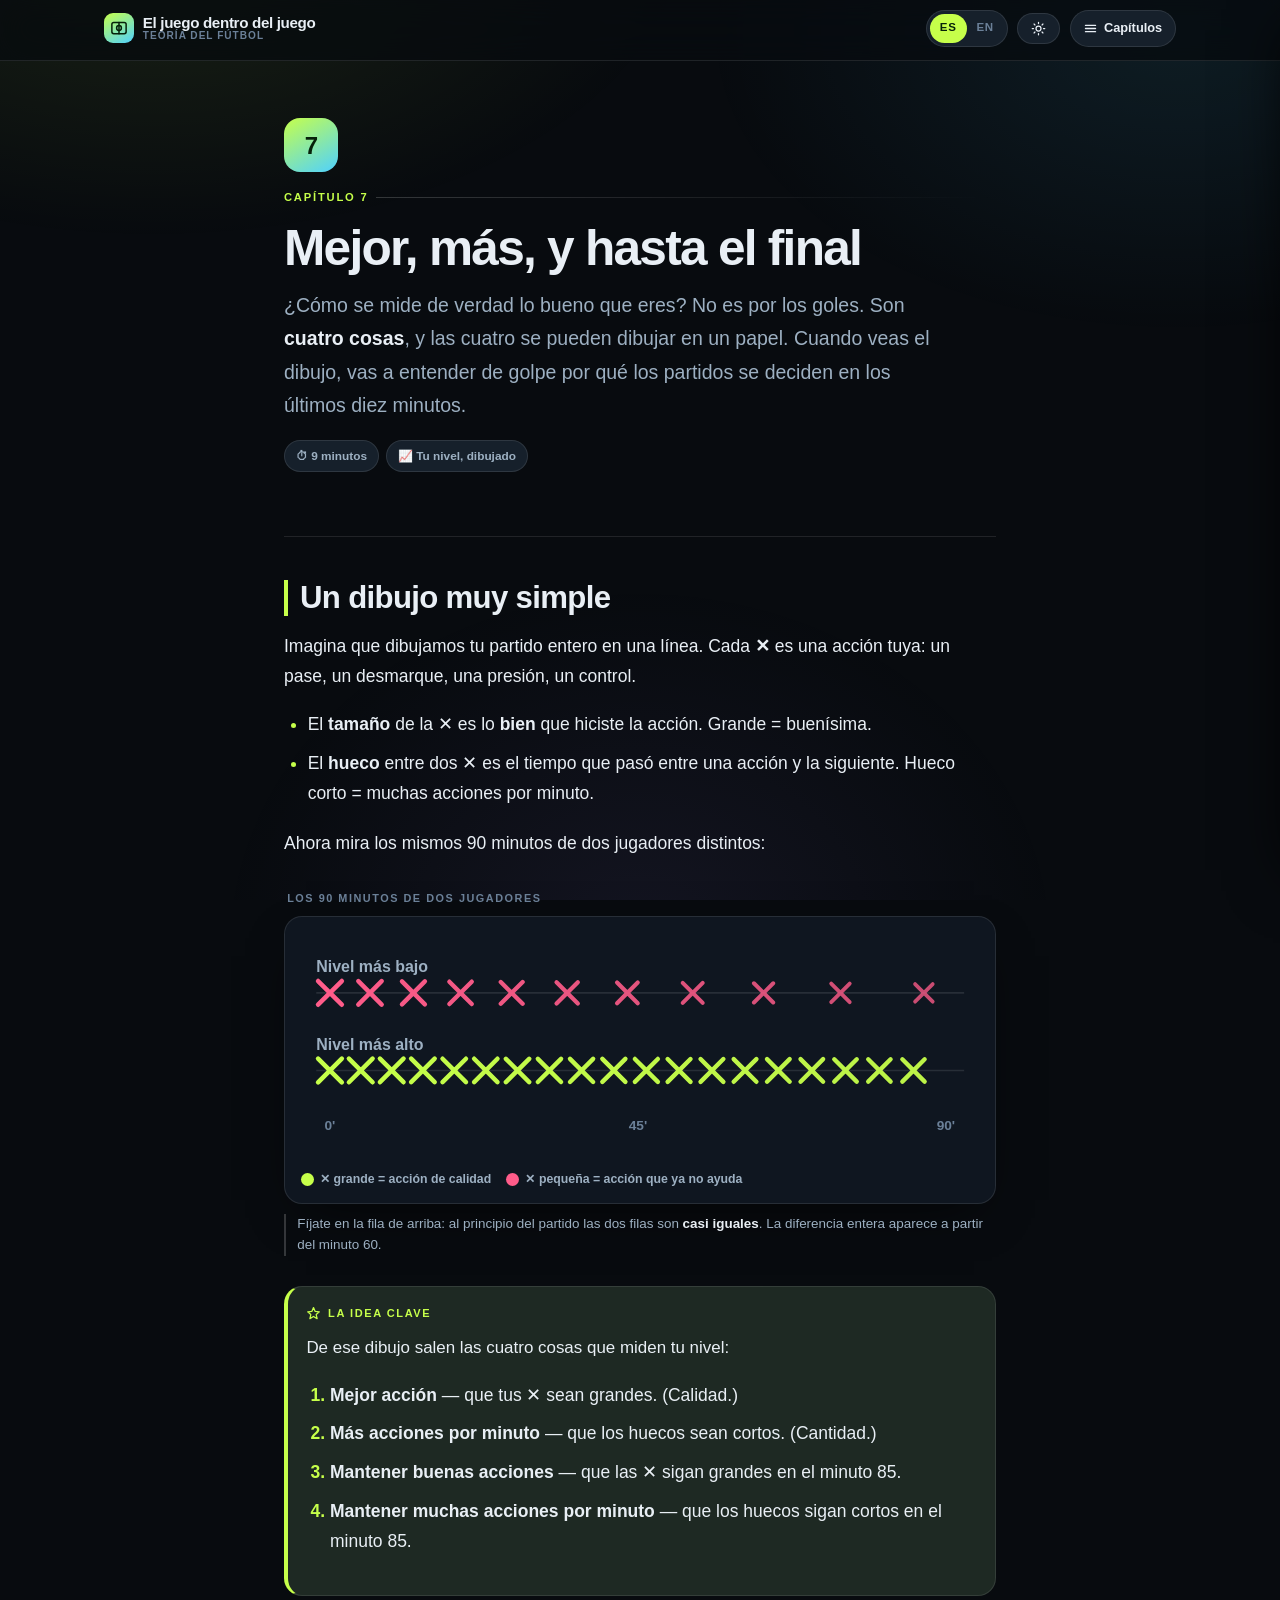
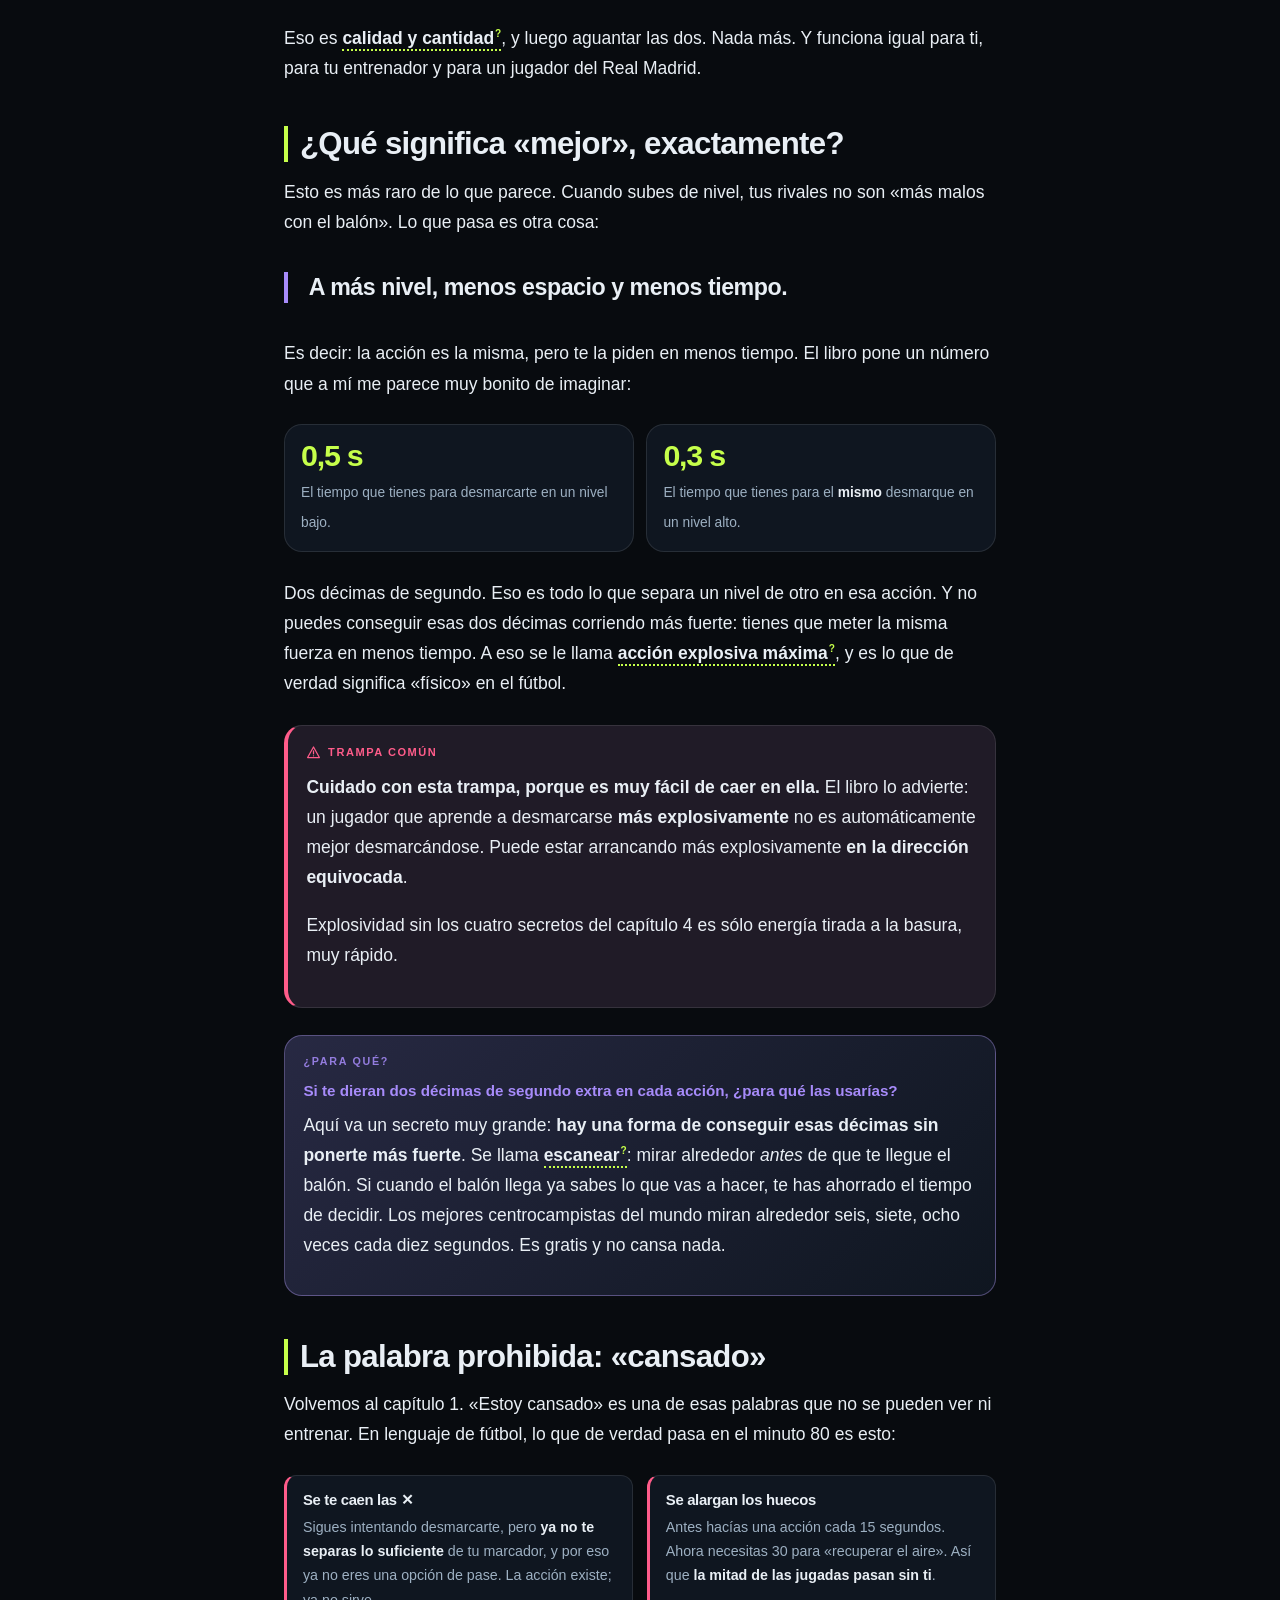
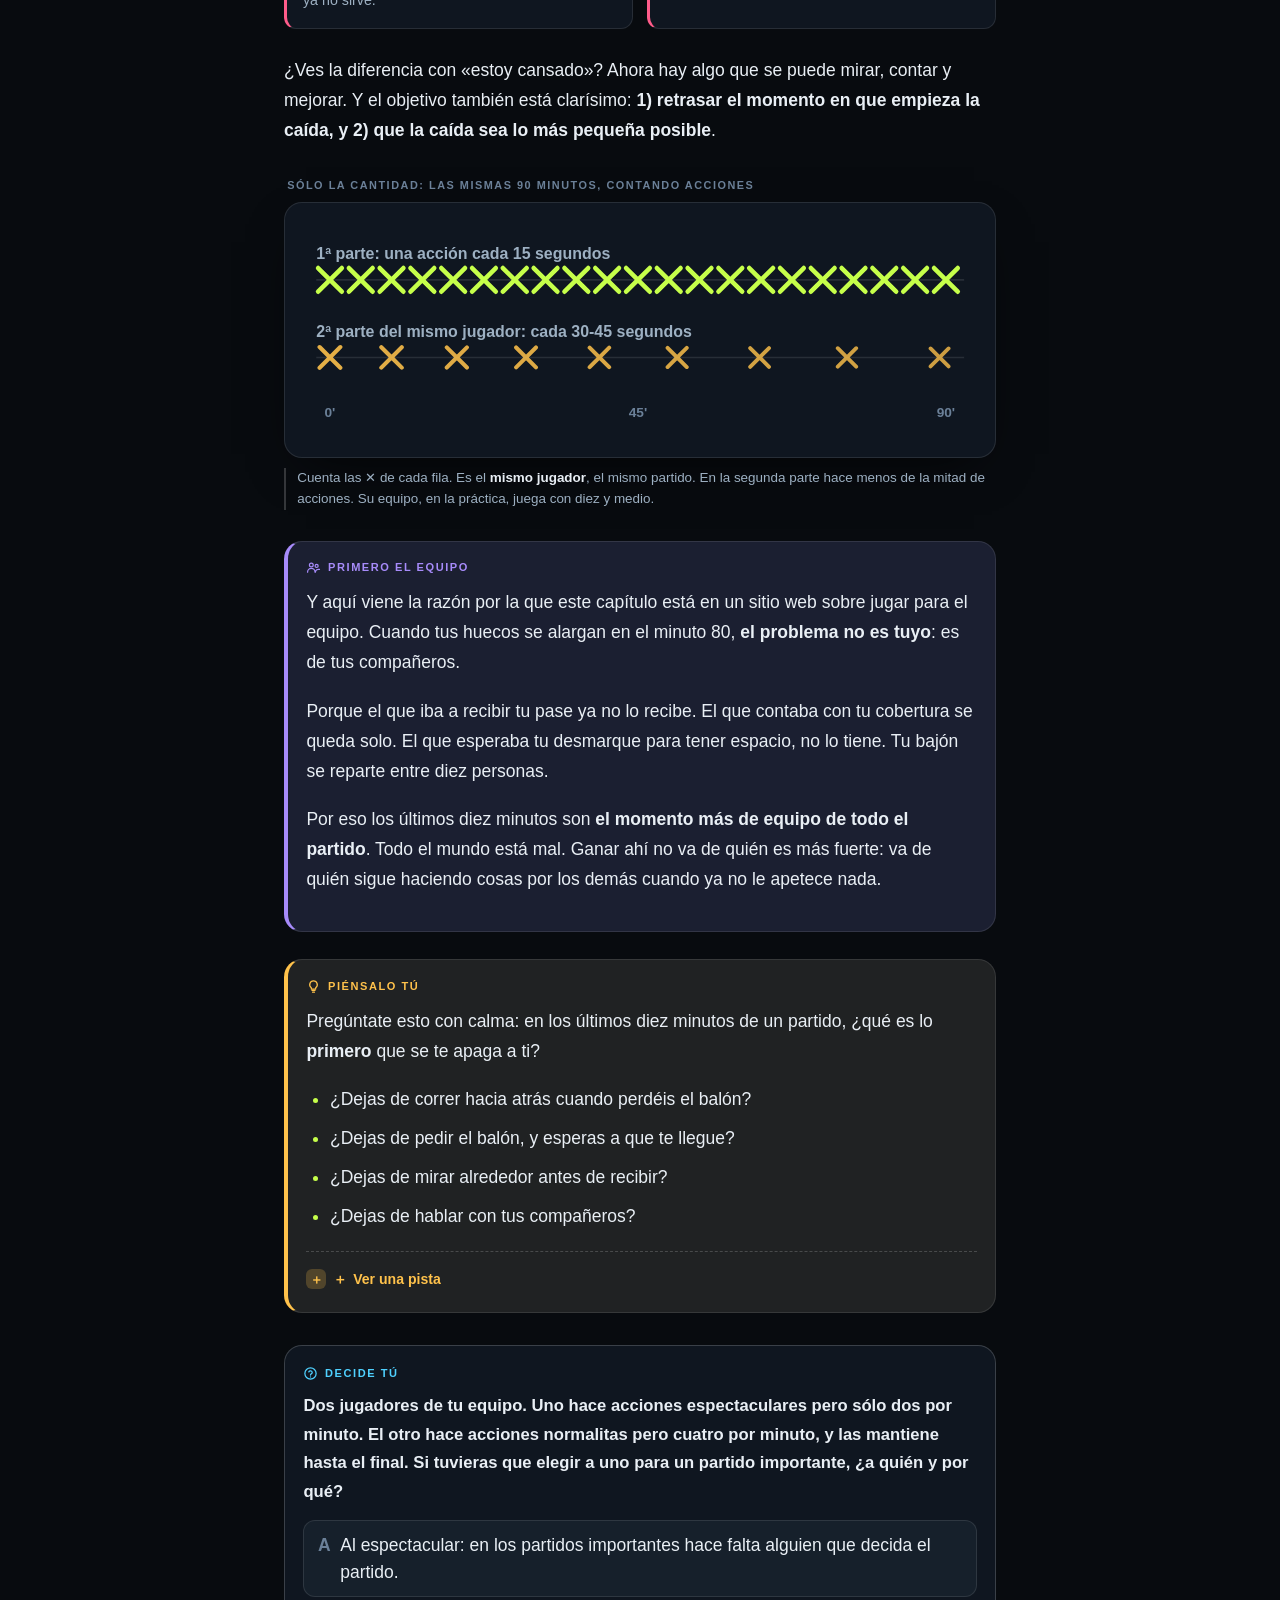
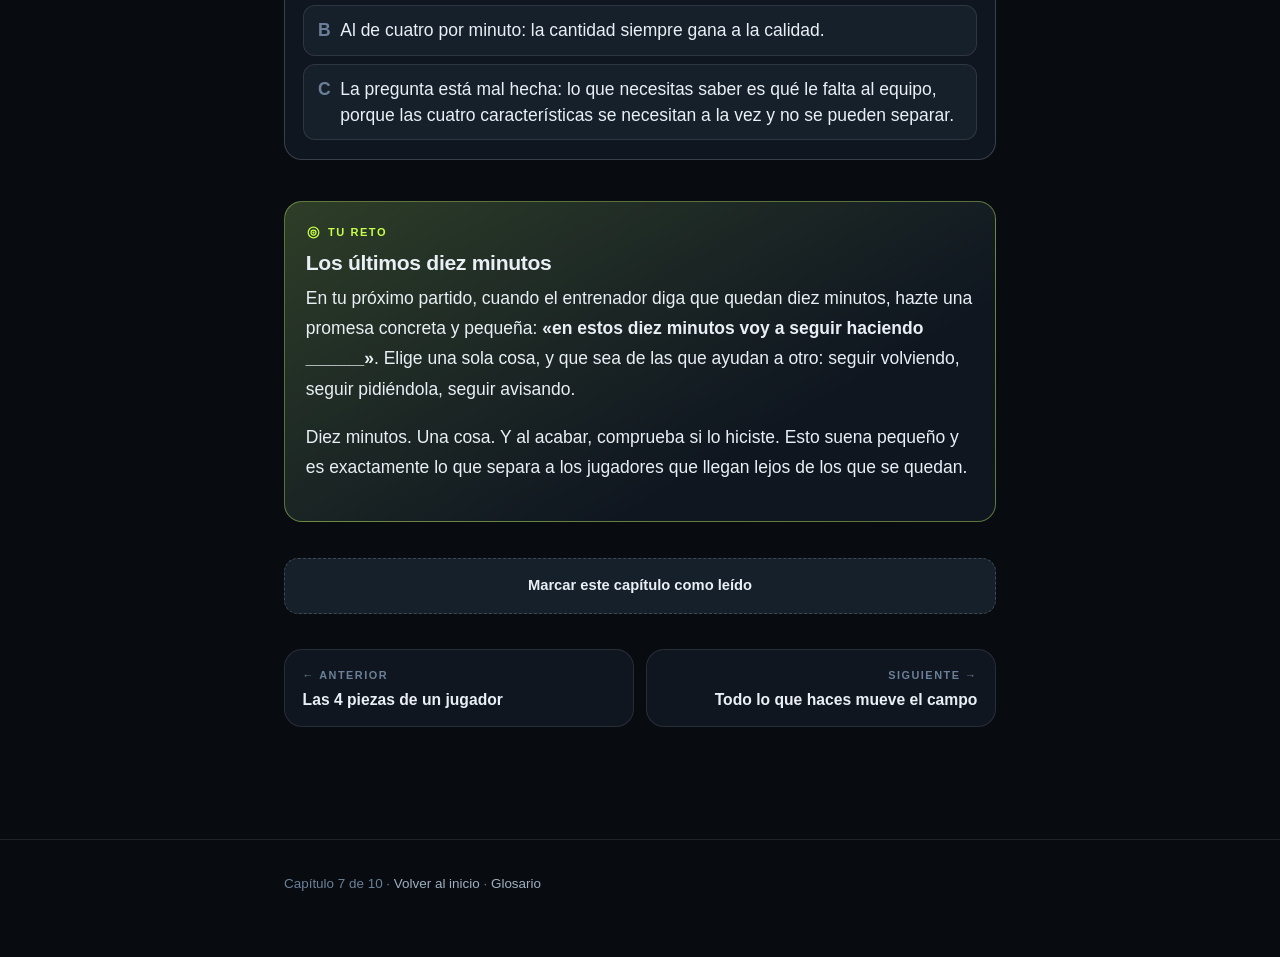
<file: 07-mejor-y-mas.html>
<!DOCTYPE html>
<html lang="es" data-lang="es" data-theme="dark">
<head>
<meta charset="utf-8">
<meta name="viewport" content="width=device-width, initial-scale=1">
<title>7 · Mejor, más, y hasta el final</title>
<link rel="stylesheet" href="style.css?v=5">
<script>try{var l=localStorage.getItem('jdj.lang')||'es',t=localStorage.getItem('jdj.theme')||'dark';var h=document.documentElement;h.setAttribute('data-lang',l);h.setAttribute('data-theme',t);h.setAttribute('lang',l);}catch(e){}</script>
</head>
<body data-page="c7">
<a class="skip" href="#main"><span class="es">Saltar al contenido</span><span class="en">Skip to content</span></a>
<header class="topbar">
  <div class="topbar-in">
    <a class="brand" href="index.html">
      <span class="brand-mark" data-ic="pitch"></span>
      <span class="brand-txt">
        <span class="es">El juego dentro del juego</span><span class="en">The game inside the game</span>
        <small><span class="es">Teoría del fútbol</span><span class="en">Football theory</span></small>
      </span>
    </a>
    <span class="spacer"></span>
    <div class="langsw" role="group" aria-label="Idioma / Language">
      <button data-lang="es" aria-pressed="true">ES</button>
      <button data-lang="en" aria-pressed="false">EN</button>
    </div>
    <button class="ctrl" id="themeBtn" aria-label="Theme"></button>
    <button class="ctrl" id="menuBtn" aria-expanded="false" aria-controls="drawer">
      <svg viewBox="0 0 24 24" fill="none" stroke="currentColor" stroke-width="2.2" stroke-linecap="round"><path d="M4 7h16M4 12h16M4 17h16"/></svg>
      <span data-ui="menu">Capítulos</span>
    </button>
  </div>
  <div class="progress"><i></i></div>
</header>
<div class="scrim" id="scrim"></div>
<nav class="drawer" id="drawer" aria-label="Chapters">
  <div class="drawer-hd"><strong data-ui="chapters">Capítulos</strong><span class="spacer"></span><button class="ctrl" id="closeDrawer" aria-label="Close">✕</button></div>
  <div class="drawer-body" id="drawerList"></div>
</nav>

<main id="main"><div class="wrap">

<section class="hero">
  <div class="chapnum">7</div>
  <div class="eyebrow"><span class="es">Capítulo 7</span><span class="en">Chapter 7</span></div>
  <h1><span class="es">Mejor, más, y hasta el final</span><span class="en">Better, more, and to the end</span></h1>
  <p class="lede es">¿Cómo se mide de verdad lo bueno que eres? No es por los goles. Son <b>cuatro cosas</b>, y las cuatro se pueden dibujar en un papel. Cuando veas el dibujo, vas a entender de golpe por qué los partidos se deciden en los últimos diez minutos.</p>
  <p class="lede en">How is how good you are actually measured? Not by goals. It's <b>four things</b>, and all four can be drawn on paper. Once you see the drawing, you'll suddenly understand why matches are decided in the last ten minutes.</p>
  <div class="meta">
    <span class="chip"><span class="es">⏱ 9 minutos</span><span class="en">⏱ 9 minutes</span></span>
    <span class="chip"><span class="es">📈 Tu nivel, dibujado</span><span class="en">📈 Your level, drawn</span></span>
  </div>
</section>

<hr class="rule">

<section class="sec">
  <h2><span class="es">Un dibujo muy simple</span><span class="en">A very simple drawing</span></h2>
  <p class="es">Imagina que dibujamos tu partido entero en una línea. Cada <b>✕</b> es una acción tuya: un pase, un desmarque, una presión, un control.</p>
  <p class="en">Imagine we draw your whole match on a line. Each <b>✕</b> is one action of yours: a pass, a run, a press, a control.</p>
  <ul>
    <li class="es">El <b>tamaño</b> de la ✕ es lo <b>bien</b> que hiciste la acción. Grande = buenísima.</li>
    <li class="en">The <b>size</b> of the ✕ is how <b>well</b> you did the action. Big = excellent.</li>
    <li class="es">El <b>hueco</b> entre dos ✕ es el tiempo que pasó entre una acción y la siguiente. Hueco corto = muchas acciones por minuto.</li>
    <li class="en">The <b>gap</b> between two ✕ is the time between one action and the next. Short gap = many actions per minute.</li>
  </ul>
  <p class="es">Ahora mira los mismos 90 minutos de dos jugadores distintos:</p>
  <p class="en">Now look at the same 90 minutes for two different players:</p>

  <figure class="fig">
    <p class="fig-title"><span class="es">Los 90 minutos de dos jugadores</span><span class="en">Ninety minutes of two players</span></p>
    <div class="frame"><div class="chart" data-chart='{"rows":[{"label":{"es":"Nivel más bajo","en":"Lower level"},"q0":100,"q1":58,"g0":6.5,"g1":15,"c":"b"},{"label":{"es":"Nivel más alto","en":"Higher level"},"q0":100,"q1":90,"g0":5,"g1":5.6,"c":"a"}],"alt":{"es":"Grafico de acciones a lo largo de 90 minutos comparando dos niveles","en":"Chart of actions across 90 minutes comparing two levels"}}'></div>
      <div class="legend">
        <span><i class="a"></i><span class="es">✕ grande = acción de calidad</span><span class="en">big ✕ = quality action</span></span>
        <span><i class="b"></i><span class="es">✕ pequeña = acción que ya no ayuda</span><span class="en">small ✕ = action that no longer helps</span></span>
      </div>
    </div>
    <figcaption><span class="es">Fíjate en la fila de arriba: al principio del partido las dos filas son <b>casi iguales</b>. La diferencia entera aparece a partir del minuto 60.</span><span class="en">Look at the top row: at the start of the match the two rows are <b>almost identical</b>. The entire difference appears after minute 60.</span></figcaption>
  </figure>

  <div class="box key">
    <p class="es">De ese dibujo salen las cuatro cosas que miden tu nivel:</p>
    <ol class="es">
      <li><b>Mejor acción</b> — que tus ✕ sean grandes. (Calidad.)</li>
      <li><b>Más acciones por minuto</b> — que los huecos sean cortos. (Cantidad.)</li>
      <li><b>Mantener buenas acciones</b> — que las ✕ sigan grandes en el minuto 85.</li>
      <li><b>Mantener muchas acciones por minuto</b> — que los huecos sigan cortos en el minuto 85.</li>
    </ol>
    <p class="en">From that drawing come the four things that measure your level:</p>
    <ol class="en">
      <li><b>Better action</b> — your ✕ being big. (Quality.)</li>
      <li><b>More actions per minute</b> — the gaps being short. (Quantity.)</li>
      <li><b>Maintaining good actions</b> — the ✕ still being big in minute 85.</li>
      <li><b>Maintaining many actions per minute</b> — the gaps still being short in minute 85.</li>
    </ol>
  </div>
  <p class="es">Eso es <b class="t" data-t="calidadCantidad">calidad y cantidad</b>, y luego aguantar las dos. Nada más. Y funciona igual para ti, para tu entrenador y para un jugador del Real Madrid.</p>
  <p class="en">That's <b class="t" data-t="calidadCantidad">quality and quantity</b>, and then holding on to both. Nothing else. And it works the same for you, for your coach and for a Real Madrid player.</p>
</section>

<section class="sec">
  <h2><span class="es">¿Qué significa «mejor», exactamente?</span><span class="en">What does “better” mean, exactly?</span></h2>
  <p class="es">Esto es más raro de lo que parece. Cuando subes de nivel, tus rivales no son «más malos con el balón». Lo que pasa es otra cosa:</p>
  <p class="en">This is stranger than it looks. When you move up a level, your opponents aren't “worse on the ball”. What happens is something else:</p>
  <div class="pullquote">
    <span class="es">A más nivel, <b>menos espacio y menos tiempo</b>.</span>
    <span class="en">The higher the level, <b>the less space and the less time</b>.</span>
  </div>
  <p class="es">Es decir: la acción es la misma, pero te la piden en menos tiempo. El libro pone un número que a mí me parece muy bonito de imaginar:</p>
  <p class="en">In other words: the action is the same, but they ask you for it in less time. The book gives a number I find lovely to picture:</p>

  <div class="bignum">
    <div><strong>0,5 s</strong><span class="es">El tiempo que tienes para desmarcarte en un nivel bajo.</span><span class="en">The time you get to create space at a lower level.</span></div>
    <div><strong>0,3 s</strong><span class="es">El tiempo que tienes para el <b>mismo</b> desmarque en un nivel alto.</span><span class="en">The time you get for the <b>same</b> run at a high level.</span></div>
  </div>

  <p class="es">Dos décimas de segundo. Eso es todo lo que separa un nivel de otro en esa acción. Y no puedes conseguir esas dos décimas corriendo más fuerte: tienes que meter la misma fuerza en menos tiempo. A eso se le llama <b class="t" data-t="explosividad">acción explosiva máxima</b>, y es lo que de verdad significa «físico» en el fútbol.</p>
  <p class="en">Two tenths of a second. That's all that separates one level from another in that action. And you can't find those two tenths by running harder: you have to put the same force into less time. That's called <b class="t" data-t="explosividad">maximum explosive action</b>, and it's what “fitness” really means in football.</p>

  <div class="box trap">
    <p class="es"><b>Cuidado con esta trampa, porque es muy fácil de caer en ella.</b> El libro lo advierte: un jugador que aprende a desmarcarse <b>más explosivamente</b> no es automáticamente mejor desmarcándose. Puede estar arrancando más explosivamente <b>en la dirección equivocada</b>.</p>
    <p class="es">Explosividad sin los cuatro secretos del capítulo 4 es sólo energía tirada a la basura, muy rápido.</p>
    <p class="en"><b>Watch out for this trap, because it's very easy to fall into.</b> The book warns about it: a player who learns to create space <b>more explosively</b> isn't automatically better at creating space. He might be exploding <b>in the wrong direction</b>.</p>
    <p class="en">Explosiveness without the four secrets from chapter 4 is just energy thrown in the bin, very quickly.</p>
  </div>

  <div class="forwhat">
    <p class="q es">Si te dieran dos décimas de segundo extra en cada acción, ¿para qué las usarías?</p>
    <p class="q en">If you were given two extra tenths of a second on every action, what would you use them for?</p>
    <p class="es">Aquí va un secreto muy grande: <b>hay una forma de conseguir esas décimas sin ponerte más fuerte</b>. Se llama <b class="t" data-t="escanear">escanear</b>: mirar alrededor <i>antes</i> de que te llegue el balón. Si cuando el balón llega ya sabes lo que vas a hacer, te has ahorrado el tiempo de decidir. Los mejores centrocampistas del mundo miran alrededor seis, siete, ocho veces cada diez segundos. Es gratis y no cansa nada.</p>
    <p class="en">Here's a big secret: <b>there's a way to get those tenths without getting stronger</b>. It's called <b class="t" data-t="escanear">scanning</b>: looking around <i>before</i> the ball reaches you. If by the time the ball arrives you already know what you're doing, you've saved yourself the deciding time. The best midfielders in the world look around six, seven, eight times every ten seconds. It's free and it costs you nothing.</p>
  </div>
</section>

<section class="sec">
  <h2><span class="es">La palabra prohibida: «cansado»</span><span class="en">The banned word: “tired”</span></h2>
  <p class="es">Volvemos al capítulo 1. «Estoy cansado» es una de esas palabras que no se pueden ver ni entrenar. En lenguaje de fútbol, lo que de verdad pasa en el minuto 80 es esto:</p>
  <p class="en">Back to chapter 1. “I'm tired” is one of those words you can't see or train. In football language, what actually happens in minute 80 is this:</p>
  <div class="twocol">
    <div class="mini bad">
      <h4 class="es">Se te caen las ✕</h4><h4 class="en">Your ✕ shrink</h4>
      <p class="es">Sigues intentando desmarcarte, pero <b>ya no te separas lo suficiente</b> de tu marcador, y por eso ya no eres una opción de pase. La acción existe; ya no sirve.</p>
      <p class="en">You keep trying to create space, but <b>you no longer get far enough away</b> from your marker, so you're no longer a passing option. The action still exists; it just doesn't work.</p>
    </div>
    <div class="mini bad">
      <h4 class="es">Se alargan los huecos</h4><h4 class="en">Your gaps stretch</h4>
      <p class="es">Antes hacías una acción cada 15 segundos. Ahora necesitas 30 para «recuperar el aire». Así que <b>la mitad de las jugadas pasan sin ti</b>.</p>
      <p class="en">You used to make an action every 15 seconds. Now you need 30 to “get your breath back”. So <b>half the plays happen without you</b>.</p>
    </div>
  </div>
  <p class="es">¿Ves la diferencia con «estoy cansado»? Ahora hay algo que se puede mirar, contar y mejorar. Y el objetivo también está clarísimo: <b>1) retrasar el momento en que empieza la caída, y 2) que la caída sea lo más pequeña posible</b>.</p>
  <p class="en">See the difference from “I'm tired”? Now there's something you can watch, count and improve. And the goal is crystal clear too: <b>1) delay the moment the drop starts, and 2) make the drop as small as possible</b>.</p>

  <figure class="fig">
    <p class="fig-title"><span class="es">Sólo la cantidad: las mismas 90 minutos, contando acciones</span><span class="en">Quantity only: the same 90 minutes, counting actions</span></p>
    <div class="frame"><div class="chart" data-chart='{"rows":[{"label":{"es":"1ª parte: una acción cada 15 segundos","en":"1st half: one action every 15 seconds"},"q0":100,"q1":100,"g0":5,"g1":5,"c":"a"},{"label":{"es":"2ª parte del mismo jugador: cada 30-45 segundos","en":"Same player, 2nd half: every 30-45 seconds"},"q0":80,"q1":62,"g0":10,"g1":16,"c":"w"}],"alt":{"es":"Comparacion del numero de acciones en primera y segunda parte","en":"Comparison of the number of actions in the first and second half"}}'></div></div>
    <figcaption><span class="es">Cuenta las ✕ de cada fila. Es el <b>mismo jugador</b>, el mismo partido. En la segunda parte hace menos de la mitad de acciones. Su equipo, en la práctica, juega con diez y medio.</span><span class="en">Count the ✕ in each row. It's the <b>same player</b>, the same match. In the second half he makes less than half the actions. His team, in practice, plays with ten and a half.</span></figcaption>
  </figure>

  <div class="box team">
    <p class="es">Y aquí viene la razón por la que este capítulo está en un sitio web sobre jugar para el equipo. Cuando tus huecos se alargan en el minuto 80, <b>el problema no es tuyo</b>: es de tus compañeros.</p>
    <p class="es">Porque el que iba a recibir tu pase ya no lo recibe. El que contaba con tu cobertura se queda solo. El que esperaba tu desmarque para tener espacio, no lo tiene. Tu bajón se reparte entre diez personas.</p>
    <p class="es">Por eso los últimos diez minutos son <b>el momento más de equipo de todo el partido</b>. Todo el mundo está mal. Ganar ahí no va de quién es más fuerte: va de quién sigue haciendo cosas por los demás cuando ya no le apetece nada.</p>
    <p class="en">And here's why this chapter belongs on a site about playing for the team. When your gaps stretch in minute 80, <b>the problem isn't yours</b>: it's your teammates'.</p>
    <p class="en">Because the player who was going to receive your pass doesn't get it. The one counting on your cover is left alone. The one waiting on your run to get space, doesn't get it. Your dip gets shared out among ten people.</p>
    <p class="en">That's why the last ten minutes are <b>the most team-focused moment of the whole match</b>. Everybody is struggling. Winning there isn't about who's strongest: it's about who keeps doing things for others when they really don't feel like it.</p>
  </div>

  <div class="box think">
    <p class="es">Pregúntate esto con calma: en los últimos diez minutos de un partido, ¿qué es lo <b>primero</b> que se te apaga a ti?</p>
    <ul class="es">
      <li>¿Dejas de correr hacia atrás cuando perdéis el balón?</li>
      <li>¿Dejas de pedir el balón, y esperas a que te llegue?</li>
      <li>¿Dejas de mirar alrededor antes de recibir?</li>
      <li>¿Dejas de hablar con tus compañeros?</li>
    </ul>
    <p class="en">Ask yourself this calmly: in the last ten minutes of a match, what's the <b>first</b> thing that switches off in you?</p>
    <ul class="en">
      <li>Do you stop running back when you lose the ball?</li>
      <li>Do you stop asking for the ball, and wait for it to come?</li>
      <li>Do you stop looking around before receiving?</li>
      <li>Do you stop talking to your teammates?</li>
    </ul>
    <details class="rev"><summary>＋ <span class="auto">Ver una pista</span></summary>
      <div class="body">
        <p class="es">Casi siempre lo primero que se apaga es <b>hablar y mirar</b>, porque son las dos cosas que parecen no costar nada y por eso nadie las echa en falta. Y es justo al revés: son las más valiosas, porque son la pieza número 1 del capítulo anterior.</p>
        <p class="es">Aquí tienes el truco más útil de todo este sitio: cuando estés muerto en el minuto 85 y no te queden piernas, <b>habla</b>. Avisa a tu compañero de que tiene un rival detrás. Dile a quién debe marcar. Hablar cuesta cero piernas y vale un montón. Un jugador agotado que sigue hablando sigue jugando.</p>
        <p class="en">Almost always the first thing that switches off is <b>talking and looking</b>, because they're the two things that seem to cost nothing and so nobody misses them. And it's exactly the opposite: they're the most valuable, because they're piece number 1 from the last chapter.</p>
        <p class="en">Here's the most useful trick on this whole site: when you're dead on your feet in minute 85 and your legs are gone, <b>talk</b>. Warn your teammate there's someone behind him. Tell him who to mark. Talking costs zero legs and is worth a lot. An exhausted player who keeps talking is still playing.</p>
      </div>
    </details>
  </div>
</section>

<div class="quiz">
  <p class="q es">Dos jugadores de tu equipo. Uno hace acciones espectaculares pero sólo dos por minuto. El otro hace acciones normalitas pero cuatro por minuto, y las mantiene hasta el final. Si tuvieras que elegir a uno para un partido importante, ¿a quién y por qué?</p>
  <p class="q en">Two players in your team. One makes spectacular actions but only two a minute. The other makes ordinary actions but four a minute, and holds it to the end. If you had to pick one for a big match, who and why?</p>
  <div class="opts">
    <button class="opt" data-ok="0"><em>A</em><span class="es">Al espectacular: en los partidos importantes hace falta alguien que decida el partido.</span><span class="en">The spectacular one: big matches need someone to decide the game.</span></button>
    <button class="opt" data-ok="0"><em>B</em><span class="es">Al de cuatro por minuto: la cantidad siempre gana a la calidad.</span><span class="en">The four-a-minute one: quantity always beats quality.</span></button>
    <button class="opt" data-ok="1"><em>C</em><span class="es">La pregunta está mal hecha: lo que necesitas saber es qué le falta al equipo, porque las cuatro características se necesitan a la vez y no se pueden separar.</span><span class="en">The question is badly framed: what you need to know is what the team is missing, because all four characteristics are needed at once and can't be separated.</span></button>
  </div>
  <div class="why es"><p><strong>C.</strong> Sí, es un poco tramposa, y a propósito. El libro insiste en esto: las cuatro características <em>«interactúan entre sí y no se pueden separar»</em>. Un equipo entero de jugadores espectaculares y lentos pierde. Un equipo entero de jugadores rapidísimos que nunca deciden bien, también pierde. Lo bueno de saber esto es que ya no tienes que elegir qué tipo de jugador ser: tienes que ir subiendo las cuatro, poquito a poco, del 100 al 101%.</p></div>
  <div class="why en"><p><strong>C.</strong> Yes, it's a bit of a trick, on purpose. The book insists on this: all four characteristics <em>“interact with each other and cannot be separated”</em>. A whole team of spectacular slow players loses. A whole team of lightning-fast players who never decide well also loses. The good thing about knowing this is you no longer have to choose what kind of player to be: you have to nudge all four up, bit by bit, from 100 to 101%.</p></div>
</div>

<div class="challenge">
  <h3><span class="es">Los últimos diez minutos</span><span class="en">The last ten minutes</span></h3>
  <p class="es">En tu próximo partido, cuando el entrenador diga que quedan diez minutos, hazte una promesa concreta y pequeña: <b>«en estos diez minutos voy a seguir haciendo ______»</b>. Elige una sola cosa, y que sea de las que ayudan a otro: seguir volviendo, seguir pidiéndola, seguir avisando.</p>
  <p class="es">Diez minutos. Una cosa. Y al acabar, comprueba si lo hiciste. Esto suena pequeño y es exactamente lo que separa a los jugadores que llegan lejos de los que se quedan.</p>
  <p class="en">In your next match, when the coach says there are ten minutes left, make yourself one small, concrete promise: <b>“in these ten minutes I'm going to keep doing ______”</b>. Pick one single thing, and make it one that helps someone else: keep tracking back, keep asking for it, keep warning people.</p>
  <p class="en">Ten minutes. One thing. And when it's over, check whether you did it. This sounds small and it is exactly what separates the players who go far from the ones who don't.</p>
</div>

<button class="readbtn" id="readBtn"></button>
<nav class="pager" id="pager" aria-label="Chapter navigation"></nav>

</div></main>
<footer class="site"><div class="wrap">
  <p class="es">Capítulo 7 de 10 · <a href="index.html">Volver al inicio</a> · <a href="glosario.html">Glosario</a></p>
  <p class="en">Chapter 7 of 10 · <a href="index.html">Back to home</a> · <a href="glosario.html">Glossary</a></p>
</div></footer>
<script src="glossary.js?v=5"></script>
<script src="app.js?v=5"></script>
</body>
</html>
</file>
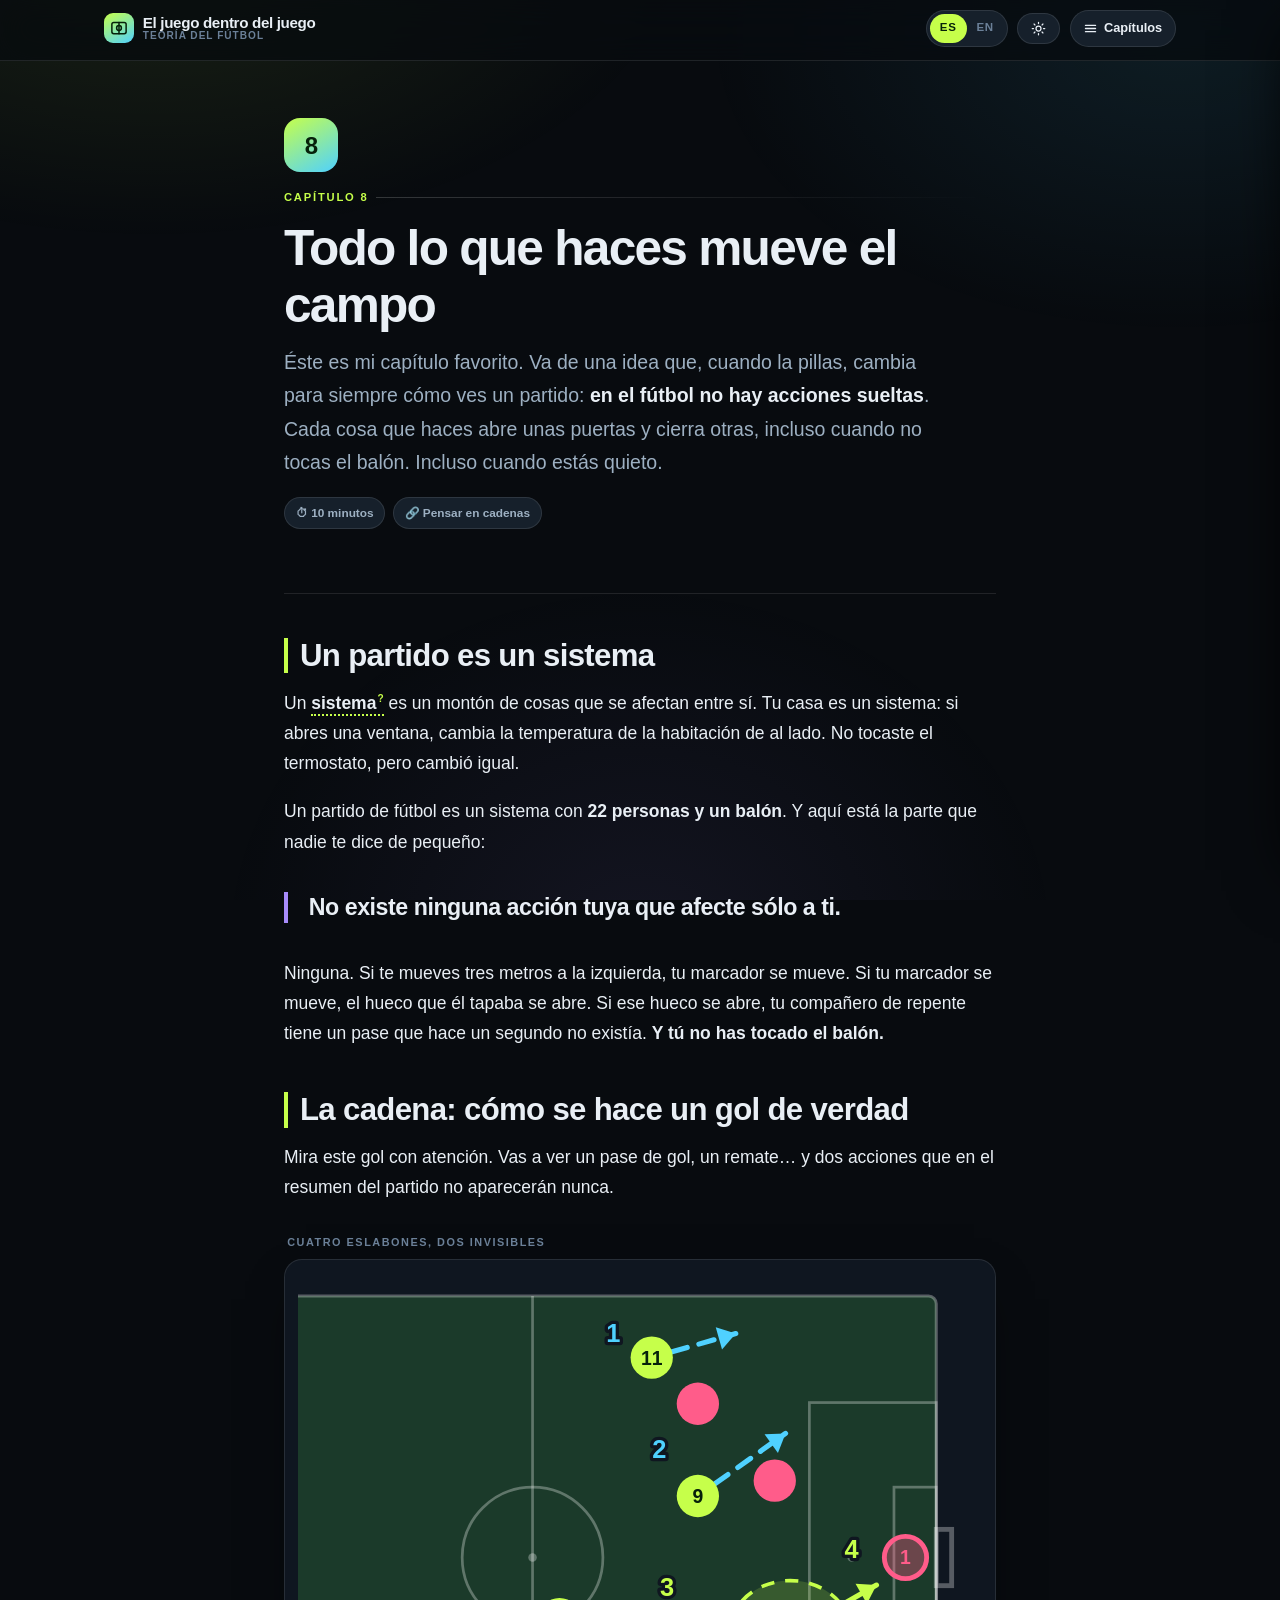
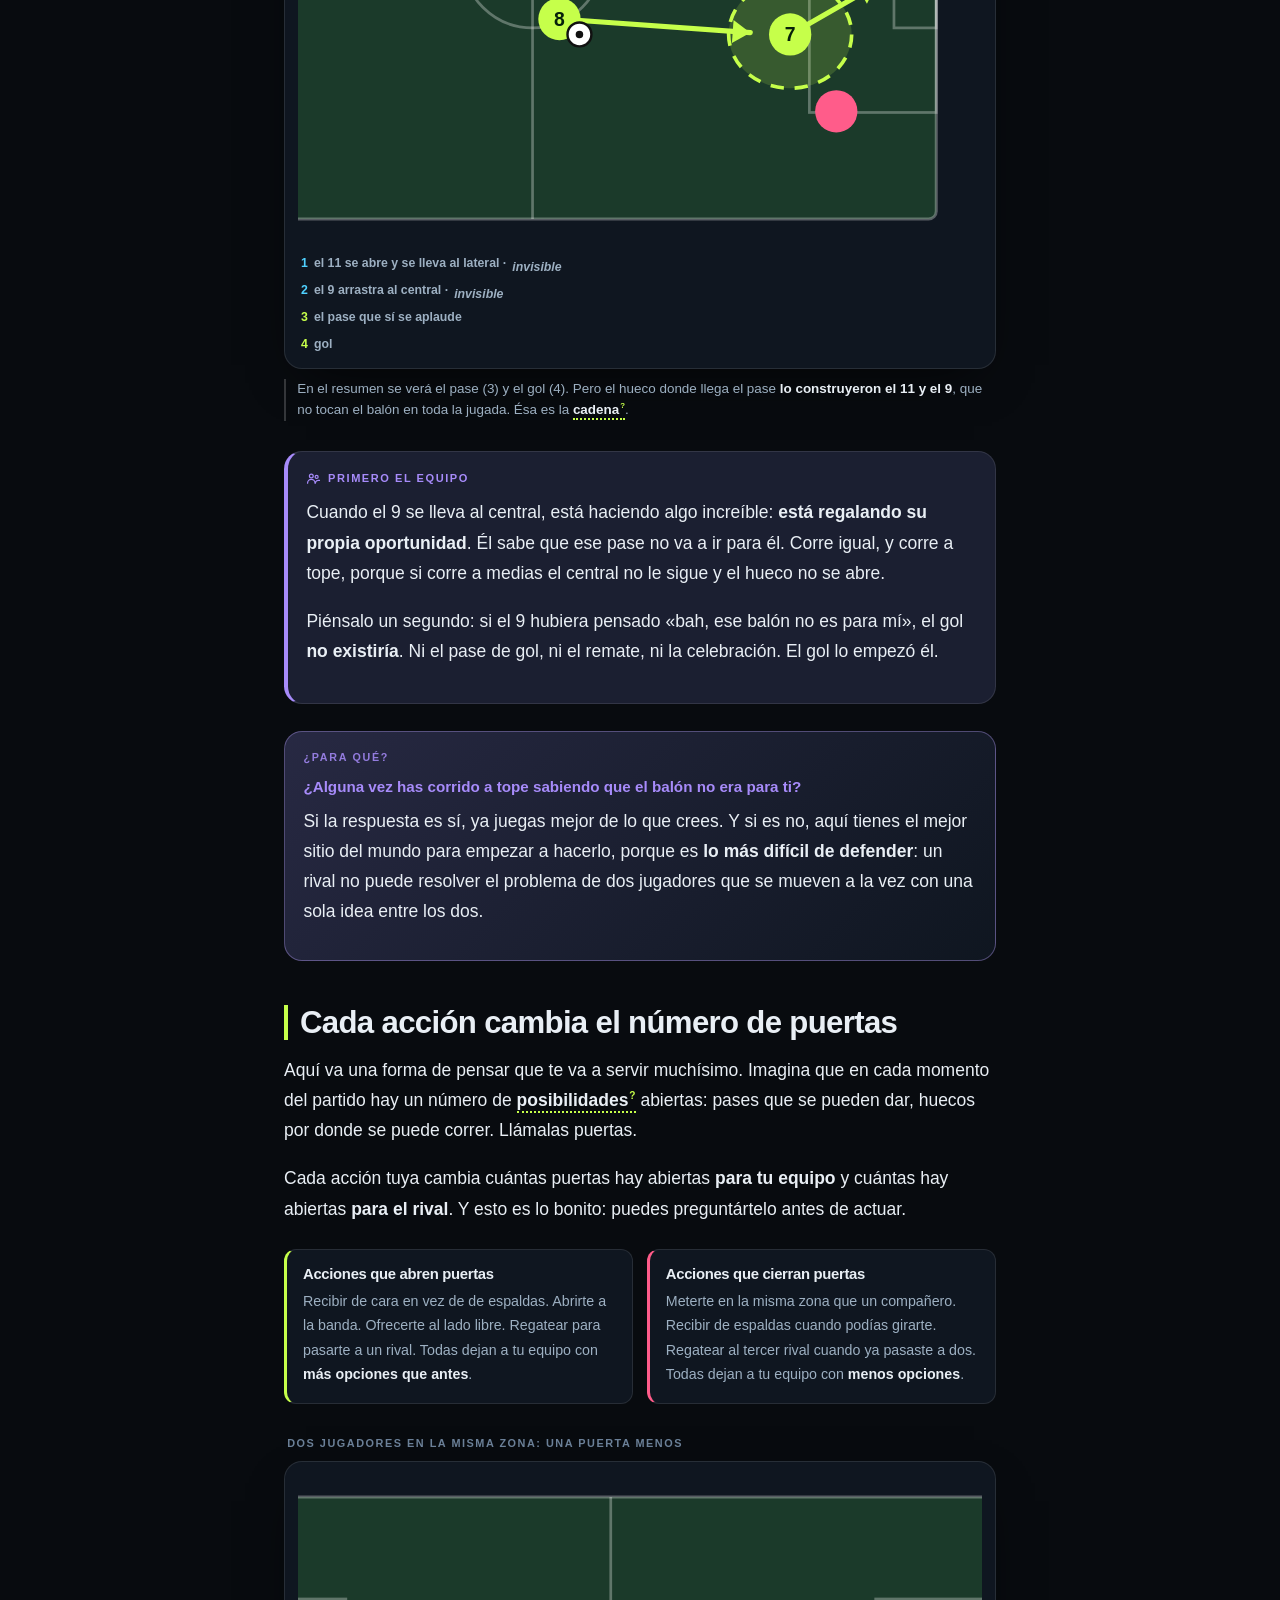
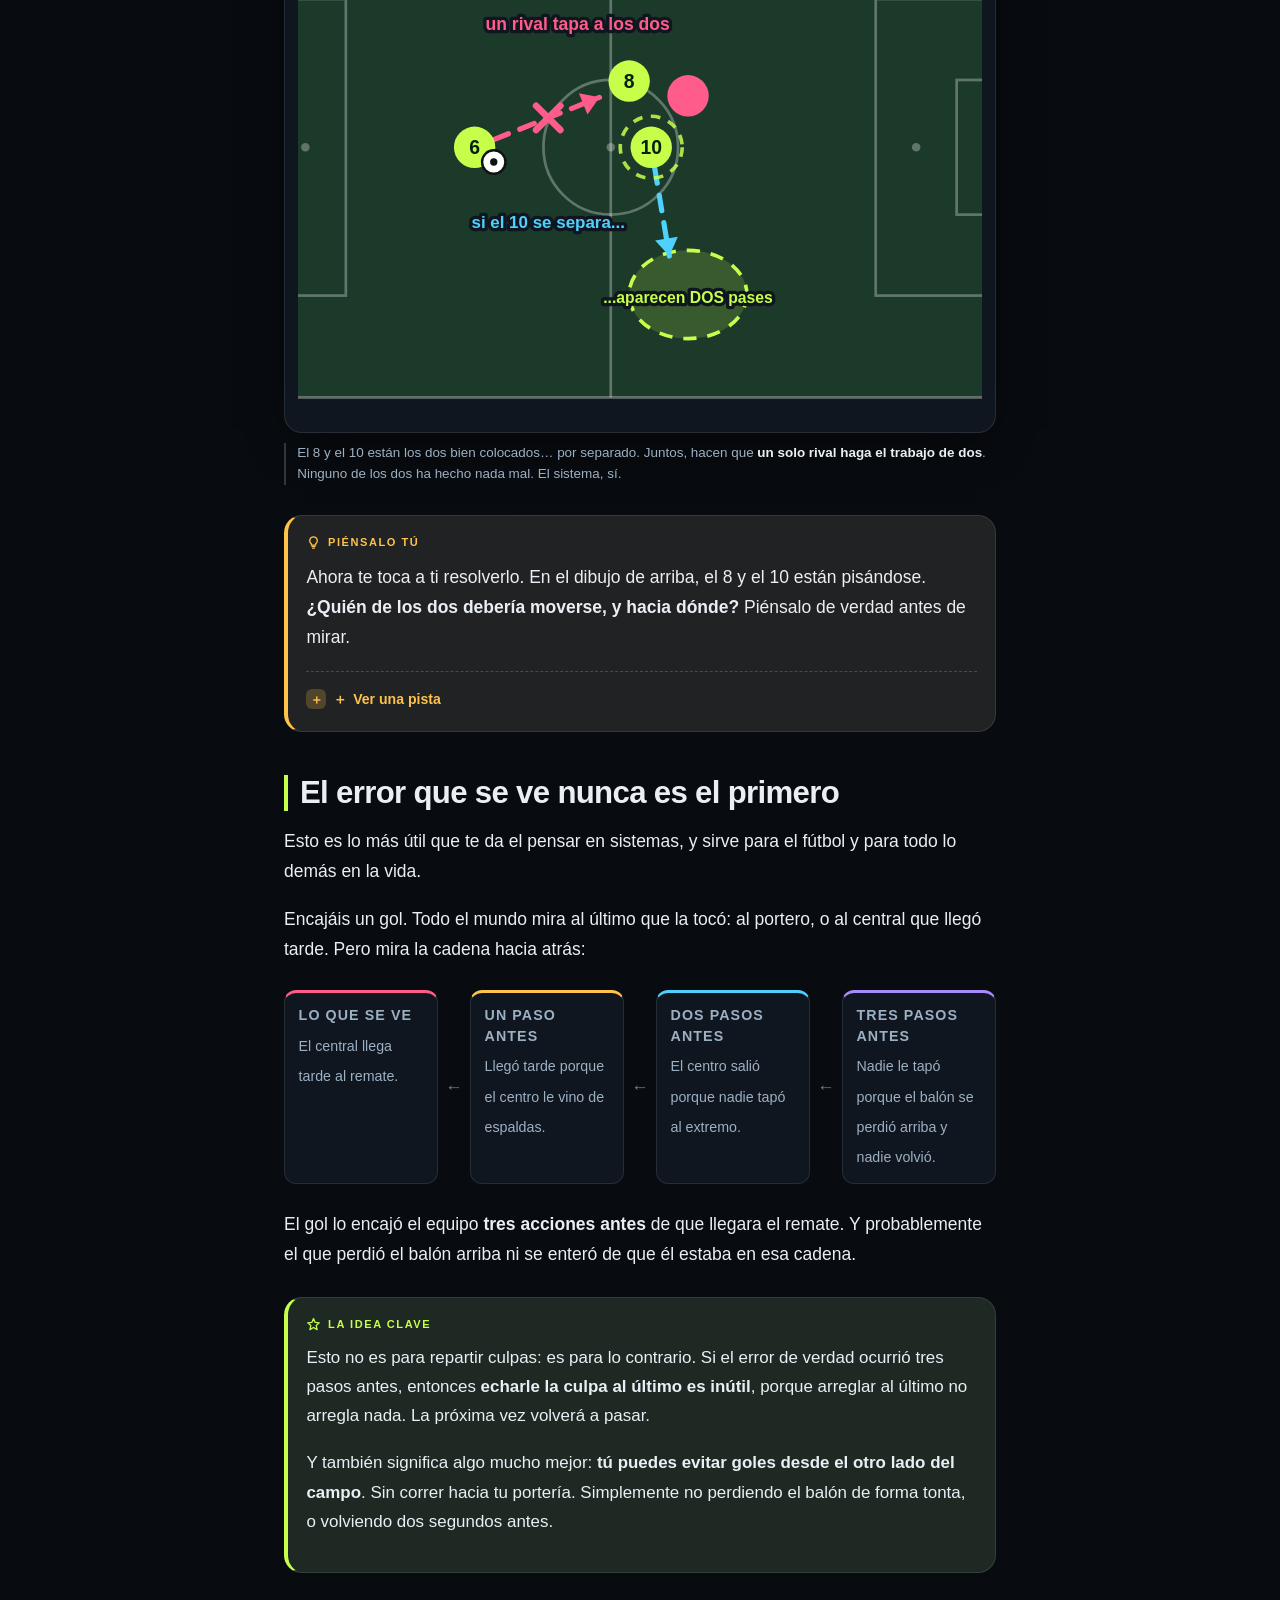
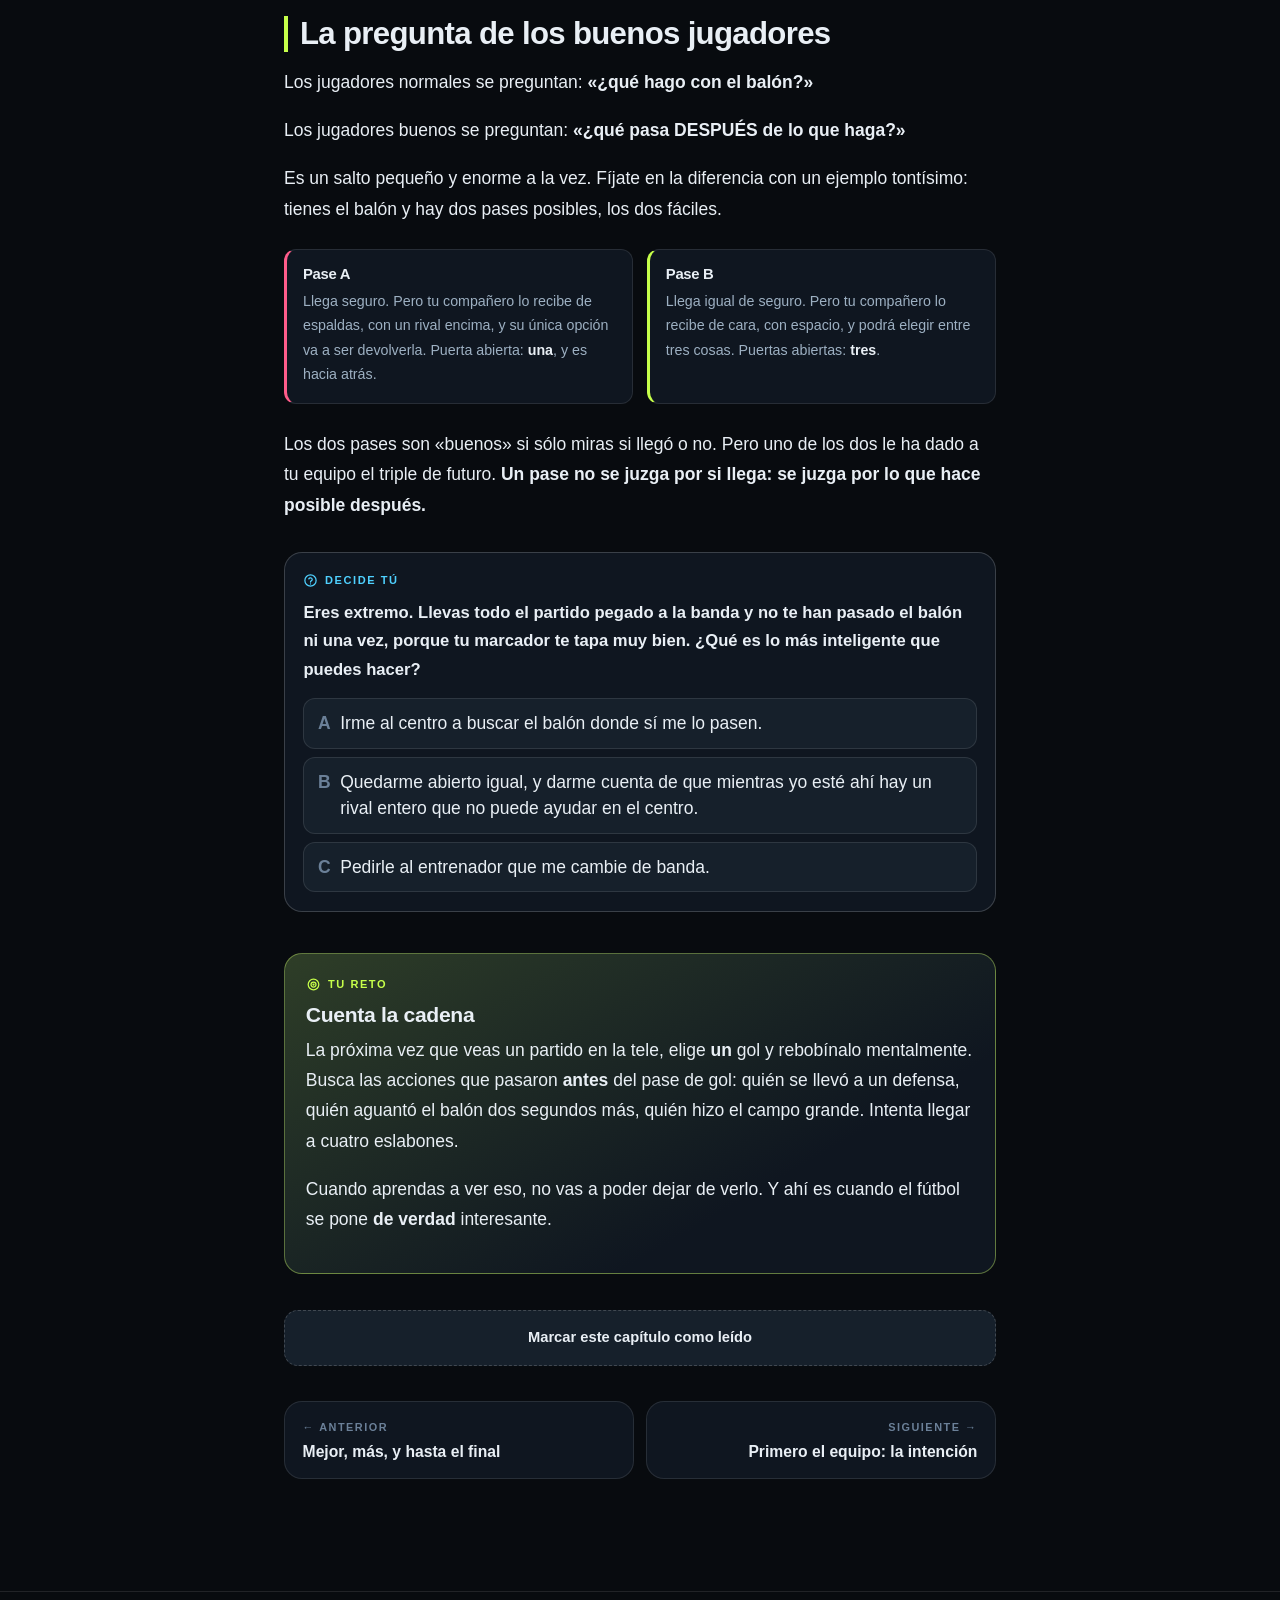
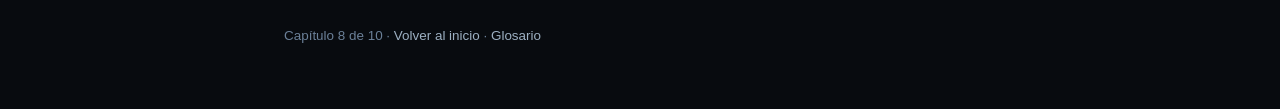
<file: 08-sistemas.html>
<!DOCTYPE html>
<html lang="es" data-lang="es" data-theme="dark">
<head>
<meta charset="utf-8">
<meta name="viewport" content="width=device-width, initial-scale=1">
<title>8 · Todo lo que haces mueve el campo</title>
<link rel="stylesheet" href="style.css?v=5">
<script>try{var l=localStorage.getItem('jdj.lang')||'es',t=localStorage.getItem('jdj.theme')||'dark';var h=document.documentElement;h.setAttribute('data-lang',l);h.setAttribute('data-theme',t);h.setAttribute('lang',l);}catch(e){}</script>
</head>
<body data-page="c8">
<a class="skip" href="#main"><span class="es">Saltar al contenido</span><span class="en">Skip to content</span></a>
<header class="topbar">
  <div class="topbar-in">
    <a class="brand" href="index.html">
      <span class="brand-mark" data-ic="pitch"></span>
      <span class="brand-txt">
        <span class="es">El juego dentro del juego</span><span class="en">The game inside the game</span>
        <small><span class="es">Teoría del fútbol</span><span class="en">Football theory</span></small>
      </span>
    </a>
    <span class="spacer"></span>
    <div class="langsw" role="group" aria-label="Idioma / Language">
      <button data-lang="es" aria-pressed="true">ES</button>
      <button data-lang="en" aria-pressed="false">EN</button>
    </div>
    <button class="ctrl" id="themeBtn" aria-label="Theme"></button>
    <button class="ctrl" id="menuBtn" aria-expanded="false" aria-controls="drawer">
      <svg viewBox="0 0 24 24" fill="none" stroke="currentColor" stroke-width="2.2" stroke-linecap="round"><path d="M4 7h16M4 12h16M4 17h16"/></svg>
      <span data-ui="menu">Capítulos</span>
    </button>
  </div>
  <div class="progress"><i></i></div>
</header>
<div class="scrim" id="scrim"></div>
<nav class="drawer" id="drawer" aria-label="Chapters">
  <div class="drawer-hd"><strong data-ui="chapters">Capítulos</strong><span class="spacer"></span><button class="ctrl" id="closeDrawer" aria-label="Close">✕</button></div>
  <div class="drawer-body" id="drawerList"></div>
</nav>

<main id="main"><div class="wrap">

<section class="hero">
  <div class="chapnum">8</div>
  <div class="eyebrow"><span class="es">Capítulo 8</span><span class="en">Chapter 8</span></div>
  <h1><span class="es">Todo lo que haces mueve el campo</span><span class="en">Everything you do moves the pitch</span></h1>
  <p class="lede es">Éste es mi capítulo favorito. Va de una idea que, cuando la pillas, cambia para siempre cómo ves un partido: <b>en el fútbol no hay acciones sueltas</b>. Cada cosa que haces abre unas puertas y cierra otras, incluso cuando no tocas el balón. Incluso cuando estás quieto.</p>
  <p class="lede en">This is my favourite chapter. It's about an idea that, once it clicks, changes how you watch football forever: <b>in football there are no isolated actions</b>. Everything you do opens some doors and shuts others, even when you never touch the ball. Even when you stand still.</p>
  <div class="meta">
    <span class="chip"><span class="es">⏱ 10 minutos</span><span class="en">⏱ 10 minutes</span></span>
    <span class="chip"><span class="es">🔗 Pensar en cadenas</span><span class="en">🔗 Thinking in chains</span></span>
  </div>
</section>

<hr class="rule">

<section class="sec">
  <h2><span class="es">Un partido es un sistema</span><span class="en">A match is a system</span></h2>
  <p class="es">Un <b class="t" data-t="sistema">sistema</b> es un montón de cosas que se afectan entre sí. Tu casa es un sistema: si abres una ventana, cambia la temperatura de la habitación de al lado. No tocaste el termostato, pero cambió igual.</p>
  <p class="en">A <b class="t" data-t="sistema">system</b> is a bunch of things that affect each other. Your house is a system: open a window and the temperature in the next room changes. You never touched the thermostat, but it changed anyway.</p>
  <p class="es">Un partido de fútbol es un sistema con <b>22 personas y un balón</b>. Y aquí está la parte que nadie te dice de pequeño:</p>
  <p class="en">A football match is a system with <b>22 people and one ball</b>. And here's the part nobody tells you when you're young:</p>
  <div class="pullquote">
    <span class="es">No existe ninguna acción tuya que afecte <b>sólo</b> a ti.</span>
    <span class="en">There is no action of yours that affects <b>only</b> you.</span>
  </div>
  <p class="es">Ninguna. Si te mueves tres metros a la izquierda, tu marcador se mueve. Si tu marcador se mueve, el hueco que él tapaba se abre. Si ese hueco se abre, tu compañero de repente tiene un pase que hace un segundo no existía. <b>Y tú no has tocado el balón.</b></p>
  <p class="en">None. If you move three metres left, your marker moves. If your marker moves, the gap he was covering opens. If that gap opens, your teammate suddenly has a pass that didn't exist a second ago. <b>And you never touched the ball.</b></p>
</section>

<section class="sec">
  <h2><span class="es">La cadena: cómo se hace un gol de verdad</span><span class="en">The chain: how a goal really gets made</span></h2>
  <p class="es">Mira este gol con atención. Vas a ver un pase de gol, un remate… y dos acciones que en el resumen del partido no aparecerán nunca.</p>
  <p class="en">Watch this goal carefully. You'll see an assist, a finish… and two actions that will never appear in the highlights.</p>

  <figure class="fig">
    <p class="fig-title"><span class="es">Cuatro eslabones, dos invisibles</span><span class="en">Four links, two invisible</span></p>
    <div class="frame"><div class="pitch" data-pitch='{"view":"half-att","players":[{"s":"a","n":"8","x":56,"y":42},{"s":"a","n":"11","x":68,"y":8},{"s":"a","n":"9","x":74,"y":26},{"s":"a","n":"7","x":86,"y":44},{"s":"b","n":"","x":74,"y":14},{"s":"b","n":"","x":84,"y":24},{"s":"b","n":"","x":92,"y":54},{"s":"gkb","n":"1","x":101,"y":34}],"ball":{"x":58.6,"y":44},"arrows":[{"k":"run","from":[68,8],"to":[82,4],"c":"c"},{"k":"run","from":[74,26],"to":[88,16],"c":"c"},{"k":"pass","from":[56,42],"to":[84,44]},{"k":"pass","from":[86,44],"to":[100,36]}],"spaces":[{"x":86,"y":44,"rx":8,"ry":7,"c":"a"}],"labels":[{"x":63,"y":6,"text":"1","c":"c","size":4.2},{"x":69,"y":21,"text":"2","c":"c","size":4.2},{"x":70,"y":39,"text":"3","c":"a","size":4.2},{"x":94,"y":34,"text":"4","c":"a","size":4.2}],"alt":{"es":"Un gol en cuatro acciones donde dos desmarques sin balon crean el hueco","en":"A goal in four actions where two runs without the ball create the gap"}}'></div>
      <div class="legend" style="flex-direction:column;gap:.35rem">
        <span><b style="color:var(--cyan)">1</b> <span class="es">el 11 se abre y se lleva al lateral · <i>invisible</i></span><span class="en">the 11 goes wide and takes the full-back · <i>invisible</i></span></span>
        <span><b style="color:var(--cyan)">2</b> <span class="es">el 9 arrastra al central · <i>invisible</i></span><span class="en">the 9 drags the centre-back away · <i>invisible</i></span></span>
        <span><b style="color:var(--lime)">3</b> <span class="es">el pase que sí se aplaude</span><span class="en">the pass everyone applauds</span></span>
        <span><b style="color:var(--lime)">4</b> <span class="es">gol</span><span class="en">goal</span></span>
      </div>
    </div>
    <figcaption><span class="es">En el resumen se verá el pase (3) y el gol (4). Pero el hueco donde llega el pase <b>lo construyeron el 11 y el 9</b>, que no tocan el balón en toda la jugada. Ésa es la <b class="t" data-t="cadena">cadena</b>.</span><span class="en">The highlights will show the pass (3) and the goal (4). But the gap the pass arrives in <b>was built by the 11 and the 9</b>, who never touch the ball in the whole move. That's the <b class="t" data-t="cadena">chain</b>.</span></figcaption>
  </figure>

  <div class="box team">
    <p class="es">Cuando el 9 se lleva al central, está haciendo algo increíble: <b>está regalando su propia oportunidad</b>. Él sabe que ese pase no va a ir para él. Corre igual, y corre a tope, porque si corre a medias el central no le sigue y el hueco no se abre.</p>
    <p class="es">Piénsalo un segundo: si el 9 hubiera pensado «bah, ese balón no es para mí», el gol <b>no existiría</b>. Ni el pase de gol, ni el remate, ni la celebración. El gol lo empezó él.</p>
    <p class="en">When the 9 drags the centre-back away, he's doing something incredible: <b>he's giving away his own chance</b>. He knows that pass isn't coming to him. He runs anyway, and runs flat out, because if he half-runs the centre-back doesn't follow him and the gap doesn't open.</p>
    <p class="en">Think about it for a second: if the 9 had thought “nah, that ball isn't for me”, the goal <b>would not exist</b>. Not the assist, not the finish, not the celebration. He started that goal.</p>
  </div>

  <div class="forwhat">
    <p class="q es">¿Alguna vez has corrido a tope sabiendo que el balón no era para ti?</p>
    <p class="q en">Have you ever sprinted flat out knowing the ball wasn't coming to you?</p>
    <p class="es">Si la respuesta es sí, ya juegas mejor de lo que crees. Y si es no, aquí tienes el mejor sitio del mundo para empezar a hacerlo, porque es <b>lo más difícil de defender</b>: un rival no puede resolver el problema de dos jugadores que se mueven a la vez con una sola idea entre los dos.</p>
    <p class="en">If the answer is yes, you already play better than you think. And if it's no, here's the best place in the world to start, because it's <b>the hardest thing to defend</b>: an opponent cannot solve the problem of two players moving at once with one single idea shared between them.</p>
  </div>
</section>

<section class="sec">
  <h2><span class="es">Cada acción cambia el número de puertas</span><span class="en">Every action changes the number of doors</span></h2>
  <p class="es">Aquí va una forma de pensar que te va a servir muchísimo. Imagina que en cada momento del partido hay un número de <b class="t" data-t="posibilidad">posibilidades</b> abiertas: pases que se pueden dar, huecos por donde se puede correr. Llámalas puertas.</p>
  <p class="en">Here's a way of thinking that will serve you enormously. Imagine that at every moment of the match there's a number of open <b class="t" data-t="posibilidad">possibilities</b>: passes that can be played, gaps that can be run into. Call them doors.</p>
  <p class="es">Cada acción tuya cambia cuántas puertas hay abiertas <b>para tu equipo</b> y cuántas hay abiertas <b>para el rival</b>. Y esto es lo bonito: puedes preguntártelo antes de actuar.</p>
  <p class="en">Every action of yours changes how many doors are open <b>for your team</b> and how many are open <b>for the opponent</b>. And here's the lovely bit: you can ask yourself before you act.</p>

  <div class="twocol">
    <div class="mini good">
      <h4 class="es">Acciones que abren puertas</h4><h4 class="en">Actions that open doors</h4>
      <p class="es">Recibir de cara en vez de de espaldas. Abrirte a la banda. Ofrecerte al lado libre. Regatear para pasarte a un rival. Todas dejan a tu equipo con <b>más opciones que antes</b>.</p>
      <p class="en">Receiving facing forward instead of with your back turned. Getting wide. Offering yourself on the free side. Dribbling past an opponent. All of them leave your team with <b>more options than before</b>.</p>
    </div>
    <div class="mini bad">
      <h4 class="es">Acciones que cierran puertas</h4><h4 class="en">Actions that shut doors</h4>
      <p class="es">Meterte en la misma zona que un compañero. Recibir de espaldas cuando podías girarte. Regatear al tercer rival cuando ya pasaste a dos. Todas dejan a tu equipo con <b>menos opciones</b>.</p>
      <p class="en">Drifting into the same zone as a teammate. Receiving with your back turned when you could have turned. Dribbling at a third opponent when you already beat two. All of them leave your team with <b>fewer options</b>.</p>
    </div>
  </div>

  <figure class="fig">
    <p class="fig-title"><span class="es">Dos jugadores en la misma zona: una puerta menos</span><span class="en">Two players in the same zone: one door fewer</span></p>
    <div class="frame"><div class="pitch" data-pitch='{"view":"middle","players":[{"s":"a","n":"6","x":34,"y":34},{"s":"a","n":"8","x":55,"y":25},{"s":"b","n":"","x":63,"y":27},{"s":"a","n":"10","x":58,"y":34,"ring":true}],"ball":{"x":36.6,"y":36},"arrows":[{"k":"bad","from":[34,34],"to":[54,26]},{"k":"run","from":[58,34],"to":[61,52],"c":"c"}],"spaces":[{"x":63,"y":54,"rx":8,"ry":6,"c":"a","label":{"es":"...aparecen DOS pases","en":"...TWO passes appear"},"size":2.6}],"labels":[{"x":48,"y":18,"text":{"es":"un rival tapa a los dos","en":"one opponent covers both"},"c":"b","size":2.9},{"x":44,"y":45,"text":{"es":"si el 10 se separa...","en":"if the 10 moves away..."},"c":"c","size":2.8}],"alt":{"es":"Dos companeros en la misma zona pueden ser tapados por un solo rival","en":"Two teammates in the same zone can be covered by a single opponent"}}'></div></div>
    <figcaption><span class="es">El 8 y el 10 están los dos bien colocados… por separado. Juntos, hacen que <b>un solo rival haga el trabajo de dos</b>. Ninguno de los dos ha hecho nada mal. El sistema, sí.</span><span class="en">The 8 and the 10 are both well positioned… separately. Together, they let <b>one single opponent do the work of two</b>. Neither of them did anything wrong. The system did.</span></figcaption>
  </figure>

  <div class="box think">
    <p class="es">Ahora te toca a ti resolverlo. En el dibujo de arriba, el 8 y el 10 están pisándose. <b>¿Quién de los dos debería moverse, y hacia dónde?</b> Piénsalo de verdad antes de mirar.</p>
    <p class="en">Now it's your turn to solve it. In the diagram above, the 8 and the 10 are on top of each other. <b>Which of the two should move, and where?</b> Really think before you look.</p>
    <details class="rev"><summary>＋ <span class="auto">Ver una pista</span></summary>
      <div class="body">
        <p class="es">La respuesta más común es «el que está peor colocado». Pero hay una respuesta mejor: <b>el que puede ver a los dos</b>. Es decir, el que tiene al otro delante de los ojos, porque es el único de los dos que <i>sabe</i> que se están pisando. El otro puede que no lo haya visto.</p>
        <p class="es">Y en cuanto a dónde: al sitio donde <b>no haya nadie</b>, y de forma que el rival tenga que <b>elegir</b>. Si al separarte el rival puede seguir tapando a los dos, no te has separado de verdad.</p>
        <p class="es">Si has pensado «pero eso significa que el que se mueve pierde su sitio bueno»… exacto. Eso es lo que significa jugar para el equipo: alguien tiene que hacerlo, y el que se dé cuenta primero es el que tiene que hacerlo.</p>
        <p class="en">The most common answer is “the one who's worse positioned”. But there's a better answer: <b>the one who can see both of them</b>. That is, the one who has the other in front of his eyes, because he's the only one of the two who <i>knows</i> they're overlapping. The other may not have seen it.</p>
        <p class="en">And as for where: to a place where <b>nobody is</b>, and in a way that forces the opponent to <b>choose</b>. If after you move he can still cover both of you, you didn't really move.</p>
        <p class="en">If you thought “but that means whoever moves gives up his good spot”… exactly. That's what playing for the team means: someone has to do it, and whoever notices first is the one who has to do it.</p>
      </div>
    </details>
  </div>
</section>

<section class="sec">
  <h2><span class="es">El error que se ve nunca es el primero</span><span class="en">The mistake you see is never the first one</span></h2>
  <p class="es">Esto es lo más útil que te da el pensar en sistemas, y sirve para el fútbol y para todo lo demás en la vida.</p>
  <p class="en">This is the most useful thing systems thinking gives you, and it works for football and for everything else in life.</p>
  <p class="es">Encajáis un gol. Todo el mundo mira al último que la tocó: al portero, o al central que llegó tarde. Pero mira la cadena hacia atrás:</p>
  <p class="en">You concede a goal. Everyone looks at the last person who touched it: the keeper, or the centre-back who arrived late. But follow the chain backwards:</p>

  <div class="flow">
    <div class="step" style="--c:var(--pink)"><b><span class="es">Lo que se ve</span><span class="en">What you see</span></b><span class="es">El central llega tarde al remate.</span><span class="en">The centre-back is late to the header.</span></div>
    <div class="arw">←</div>
    <div class="step" style="--c:var(--amber)"><b><span class="es">Un paso antes</span><span class="en">One step before</span></b><span class="es">Llegó tarde porque el centro le vino de espaldas.</span><span class="en">He was late because the cross came from behind him.</span></div>
    <div class="arw">←</div>
    <div class="step" style="--c:var(--cyan)"><b><span class="es">Dos pasos antes</span><span class="en">Two steps before</span></b><span class="es">El centro salió porque nadie tapó al extremo.</span><span class="en">The cross happened because nobody closed the winger.</span></div>
    <div class="arw">←</div>
    <div class="step" style="--c:var(--violet)"><b><span class="es">Tres pasos antes</span><span class="en">Three steps before</span></b><span class="es">Nadie le tapó porque el balón se perdió arriba y nadie volvió.</span><span class="en">Nobody closed him because the ball was lost up front and nobody tracked back.</span></div>
  </div>

  <p class="es">El gol lo encajó el equipo <b>tres acciones antes</b> de que llegara el remate. Y probablemente el que perdió el balón arriba ni se enteró de que él estaba en esa cadena.</p>
  <p class="en">The team conceded that goal <b>three actions before</b> the header happened. And the player who lost the ball up front probably never realised he was in that chain at all.</p>

  <div class="box key">
    <p class="es">Esto no es para repartir culpas: es para lo contrario. Si el error de verdad ocurrió tres pasos antes, entonces <b>echarle la culpa al último es inútil</b>, porque arreglar al último no arregla nada. La próxima vez volverá a pasar.</p>
    <p class="es">Y también significa algo mucho mejor: <b>tú puedes evitar goles desde el otro lado del campo</b>. Sin correr hacia tu portería. Simplemente no perdiendo el balón de forma tonta, o volviendo dos segundos antes.</p>
    <p class="en">This isn't about handing out blame: it's the opposite. If the real mistake happened three steps earlier, then <b>blaming the last person is useless</b>, because fixing the last person fixes nothing. It'll happen again next time.</p>
    <p class="en">And it also means something much better: <b>you can prevent goals from the other end of the pitch</b>. Without running back to your own net. Simply by not losing the ball stupidly, or by tracking back two seconds earlier.</p>
  </div>
</section>

<section class="sec">
  <h2><span class="es">La pregunta de los buenos jugadores</span><span class="en">The question good players ask</span></h2>
  <p class="es">Los jugadores normales se preguntan: <b>«¿qué hago con el balón?»</b></p>
  <p class="en">Ordinary players ask: <b>“what do I do with the ball?”</b></p>
  <p class="es">Los jugadores buenos se preguntan: <b>«¿qué pasa DESPUÉS de lo que haga?»</b></p>
  <p class="en">Good players ask: <b>“what happens AFTER what I do?”</b></p>
  <p class="es">Es un salto pequeño y enorme a la vez. Fíjate en la diferencia con un ejemplo tontísimo: tienes el balón y hay dos pases posibles, los dos fáciles.</p>
  <p class="en">It's a tiny leap and a huge one at the same time. Look at the difference with a really simple example: you have the ball and there are two possible passes, both easy.</p>
  <div class="twocol">
    <div class="mini bad">
      <h4 class="es">Pase A</h4><h4 class="en">Pass A</h4>
      <p class="es">Llega seguro. Pero tu compañero lo recibe de espaldas, con un rival encima, y su única opción va a ser devolverla. Puerta abierta: <b>una</b>, y es hacia atrás.</p>
      <p class="en">Arrives safely. But your teammate receives it with his back turned, an opponent on him, and his only option will be to pass it back. Doors opened: <b>one</b>, and it goes backwards.</p>
    </div>
    <div class="mini good">
      <h4 class="es">Pase B</h4><h4 class="en">Pass B</h4>
      <p class="es">Llega igual de seguro. Pero tu compañero lo recibe de cara, con espacio, y podrá elegir entre tres cosas. Puertas abiertas: <b>tres</b>.</p>
      <p class="en">Arrives just as safely. But your teammate receives it facing forward, with space, and will be able to choose between three things. Doors opened: <b>three</b>.</p>
    </div>
  </div>
  <p class="es">Los dos pases son «buenos» si sólo miras si llegó o no. Pero uno de los dos le ha dado a tu equipo el triple de futuro. <b>Un pase no se juzga por si llega: se juzga por lo que hace posible después.</b></p>
  <p class="en">Both passes are “good” if all you check is whether they arrived. But one of them gave your team three times more future. <b>A pass isn't judged on whether it arrives: it's judged on what it makes possible next.</b></p>
</section>

<div class="quiz">
  <p class="q es">Eres extremo. Llevas todo el partido pegado a la banda y no te han pasado el balón ni una vez, porque tu marcador te tapa muy bien. ¿Qué es lo más inteligente que puedes hacer?</p>
  <p class="q en">You're a winger. You've hugged the touchline all match and haven't received the ball once, because your marker covers you really well. What's the smartest thing you can do?</p>
  <div class="opts">
    <button class="opt" data-ok="0"><em>A</em><span class="es">Irme al centro a buscar el balón donde sí me lo pasen.</span><span class="en">Move into the middle to find the ball where they will actually pass to me.</span></button>
    <button class="opt" data-ok="1"><em>B</em><span class="es">Quedarme abierto igual, y darme cuenta de que mientras yo esté ahí hay un rival entero que no puede ayudar en el centro.</span><span class="en">Stay wide anyway, and realise that as long as I'm there, one entire opponent can't help in the middle.</span></button>
    <button class="opt" data-ok="0"><em>C</em><span class="es">Pedirle al entrenador que me cambie de banda.</span><span class="en">Ask the coach to switch me to the other wing.</span></button>
  </div>
  <div class="why es"><p><strong>B.</strong> Ésta es de las cosas más difíciles de aceptar del fútbol: <strong>a veces tu mejor acción es estar quieto en un sitio y no recibir nunca</strong>. Mientras tú estiras el campo, el equipo rival defiende el centro con uno menos. Tus compañeros de dentro tienen más sitio <em>gracias a ti</em>. Y si te vas al centro (opción A), pasan dos cosas malas a la vez: el centro se llena y tu marcador queda libre para ayudar ahí. Cierras dos puertas con un solo movimiento.</p>
  <p>Ojo: esto no significa quedarse dormido. Significa quedarse abierto <em>y</em> amenazando, para que tu marcador no se atreva a dejarte.</p></div>
  <div class="why en"><p><strong>B.</strong> This is one of the hardest things to accept in football: <strong>sometimes your best action is standing in one place and never receiving</strong>. While you stretch the pitch, the opposition defends the middle a man short. Your teammates inside have more room <em>because of you</em>. And if you drift inside (option A), two bad things happen at once: the middle gets crowded and your marker is freed up to help there. You shut two doors with one movement.</p>
  <p>Careful: this doesn't mean falling asleep. It means staying wide <em>and</em> threatening, so your marker daren't leave you.</p></div>
</div>

<div class="challenge">
  <h3><span class="es">Cuenta la cadena</span><span class="en">Count the chain</span></h3>
  <p class="es">La próxima vez que veas un partido en la tele, elige <b>un</b> gol y rebobínalo mentalmente. Busca las acciones que pasaron <b>antes</b> del pase de gol: quién se llevó a un defensa, quién aguantó el balón dos segundos más, quién hizo el campo grande. Intenta llegar a cuatro eslabones.</p>
  <p class="es">Cuando aprendas a ver eso, no vas a poder dejar de verlo. Y ahí es cuando el fútbol se pone <b>de verdad</b> interesante.</p>
  <p class="en">Next time you watch a match on TV, pick <b>one</b> goal and rewind it in your head. Look for the actions that happened <b>before</b> the assist: who took a defender away, who held the ball two seconds longer, who made the pitch big. Try to get to four links.</p>
  <p class="en">Once you learn to see that, you won't be able to stop seeing it. And that's when football gets <b>really</b> interesting.</p>
</div>

<button class="readbtn" id="readBtn"></button>
<nav class="pager" id="pager" aria-label="Chapter navigation"></nav>

</div></main>
<footer class="site"><div class="wrap">
  <p class="es">Capítulo 8 de 10 · <a href="index.html">Volver al inicio</a> · <a href="glosario.html">Glosario</a></p>
  <p class="en">Chapter 8 of 10 · <a href="index.html">Back to home</a> · <a href="glosario.html">Glossary</a></p>
</div></footer>
<script src="glossary.js?v=5"></script>
<script src="app.js?v=5"></script>
</body>
</html>
</file>
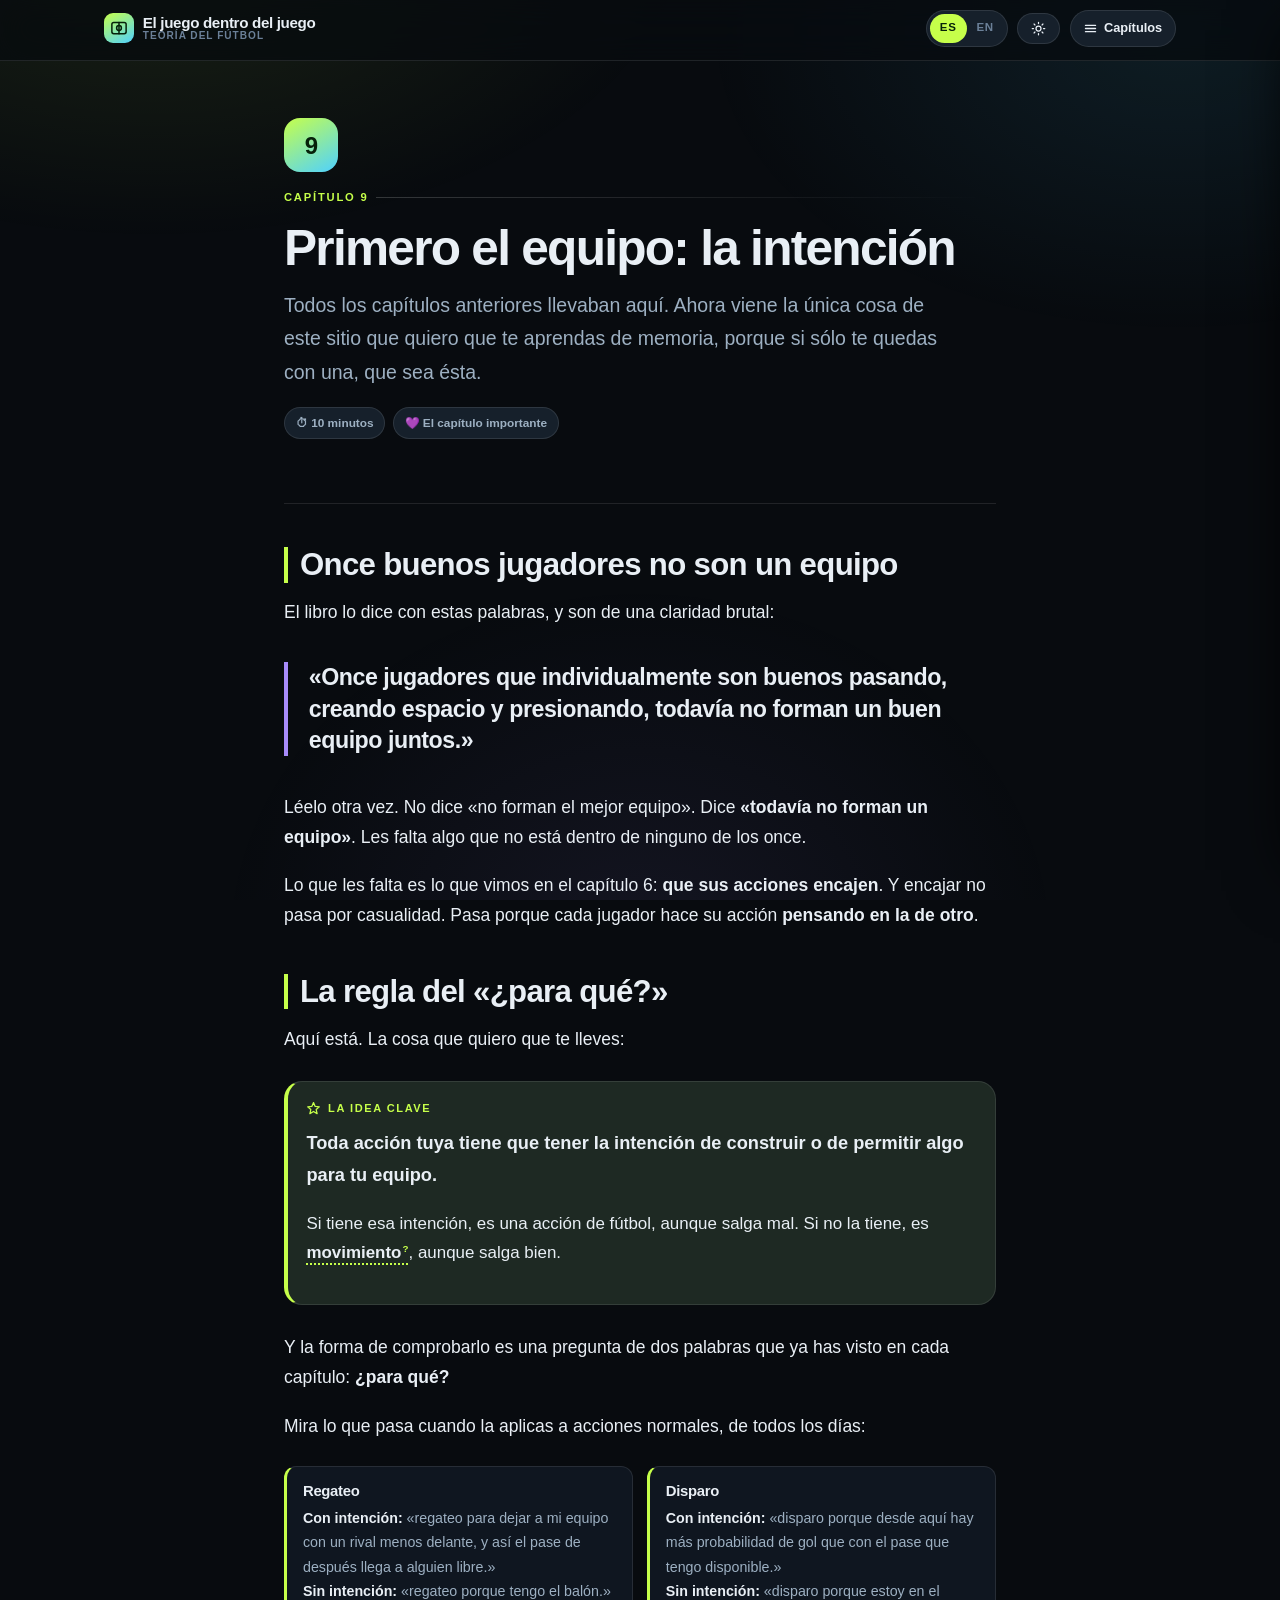
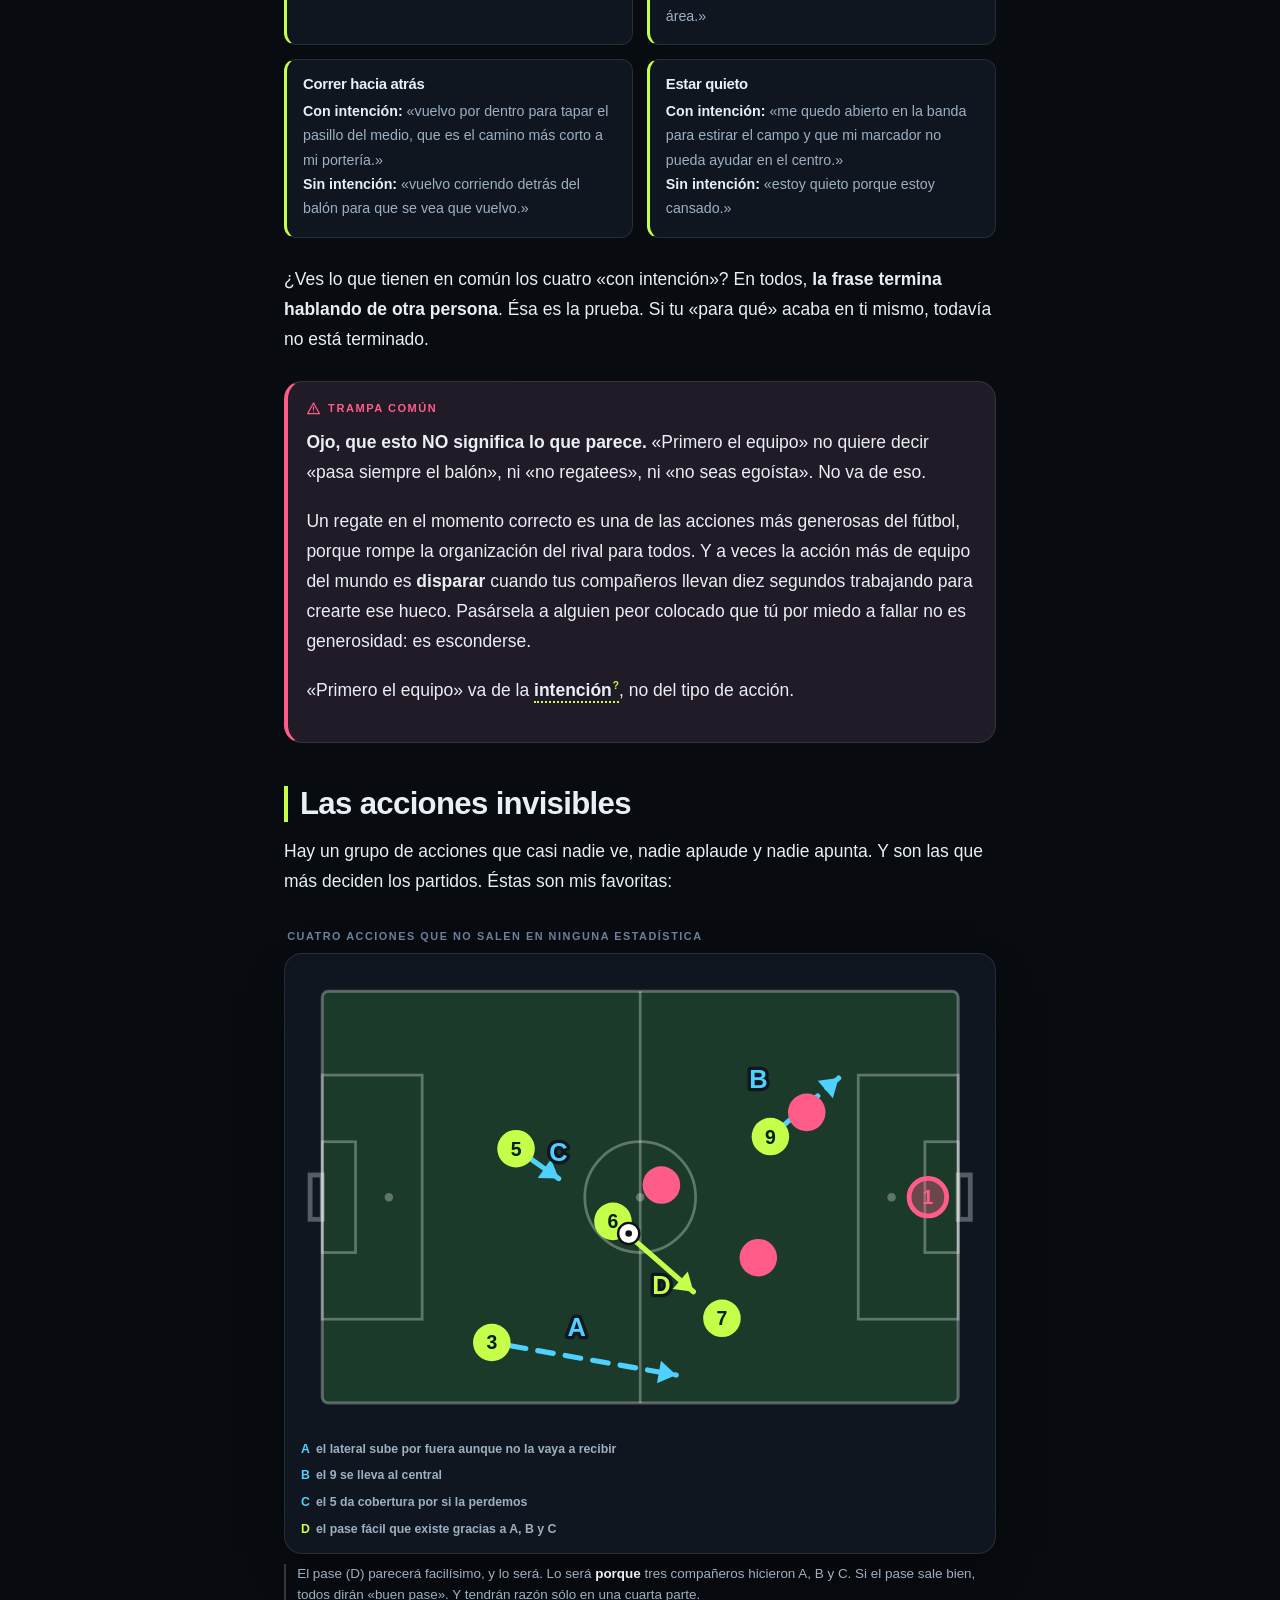
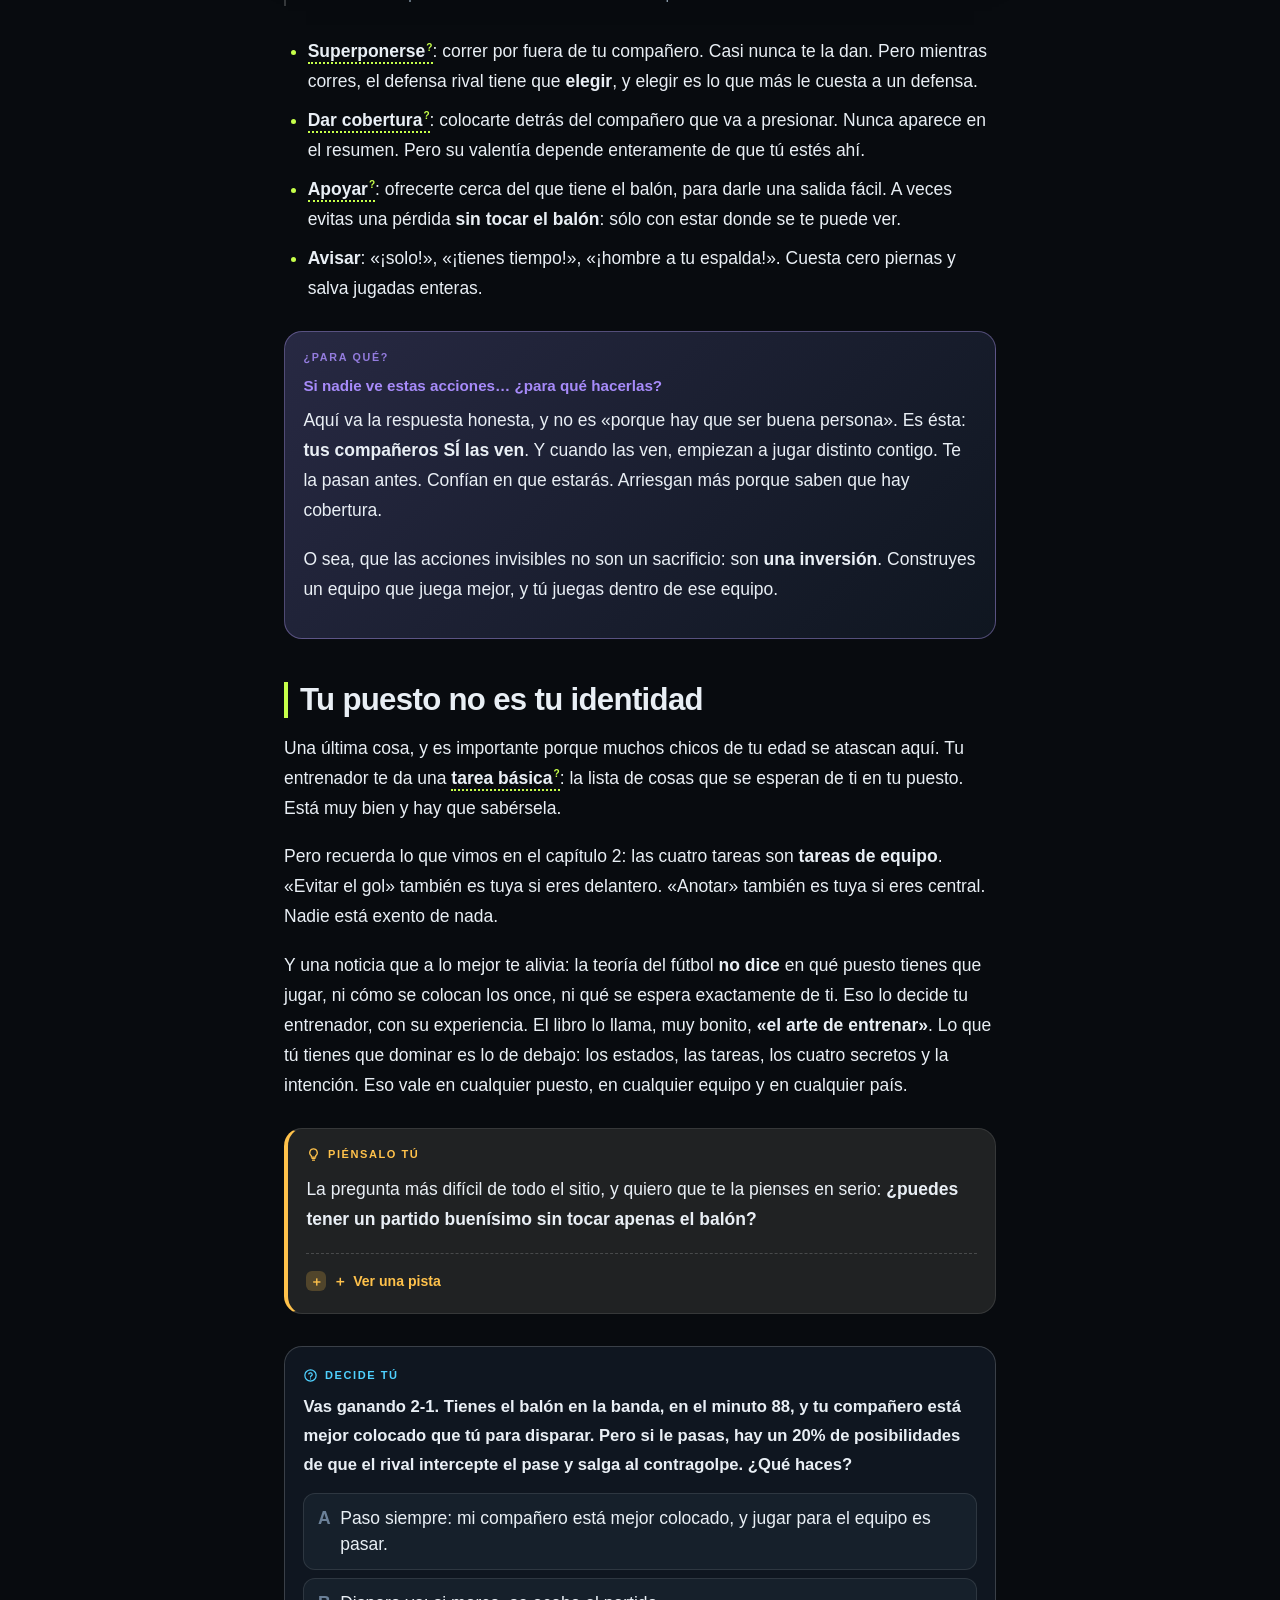
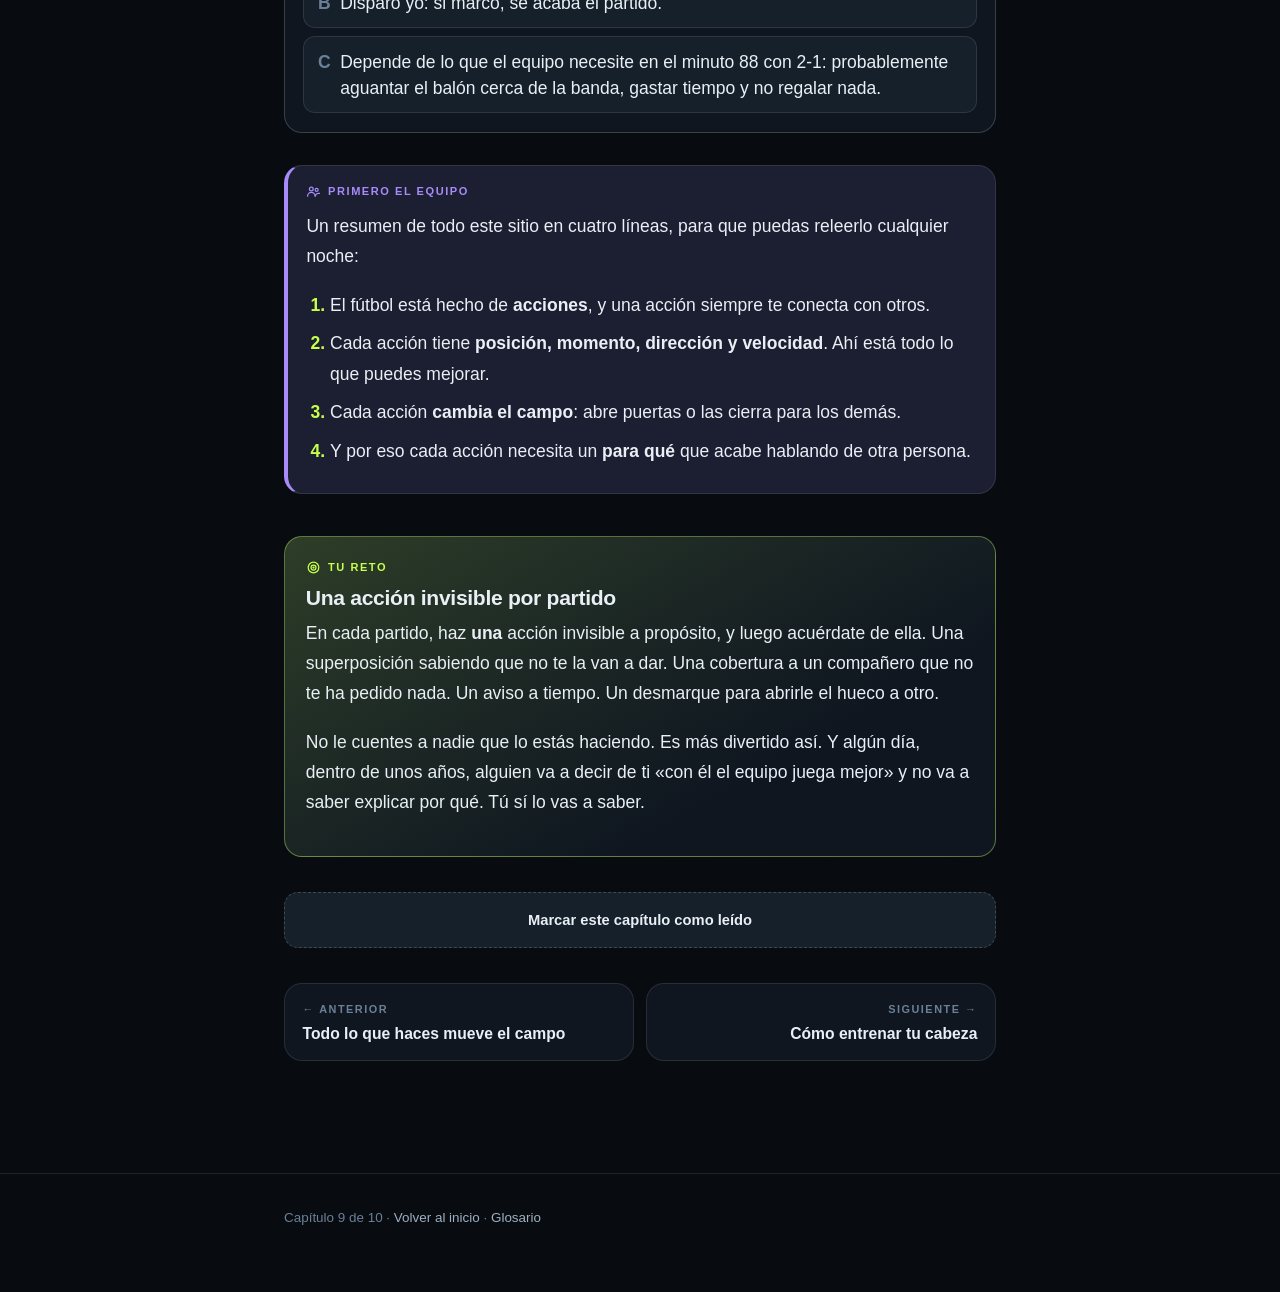
<file: 09-equipo.html>
<!DOCTYPE html>
<html lang="es" data-lang="es" data-theme="dark">
<head>
<meta charset="utf-8">
<meta name="viewport" content="width=device-width, initial-scale=1">
<title>9 · Primero el equipo: la intención</title>
<link rel="stylesheet" href="style.css?v=5">
<script>try{var l=localStorage.getItem('jdj.lang')||'es',t=localStorage.getItem('jdj.theme')||'dark';var h=document.documentElement;h.setAttribute('data-lang',l);h.setAttribute('data-theme',t);h.setAttribute('lang',l);}catch(e){}</script>
</head>
<body data-page="c9">
<a class="skip" href="#main"><span class="es">Saltar al contenido</span><span class="en">Skip to content</span></a>
<header class="topbar">
  <div class="topbar-in">
    <a class="brand" href="index.html">
      <span class="brand-mark" data-ic="pitch"></span>
      <span class="brand-txt">
        <span class="es">El juego dentro del juego</span><span class="en">The game inside the game</span>
        <small><span class="es">Teoría del fútbol</span><span class="en">Football theory</span></small>
      </span>
    </a>
    <span class="spacer"></span>
    <div class="langsw" role="group" aria-label="Idioma / Language">
      <button data-lang="es" aria-pressed="true">ES</button>
      <button data-lang="en" aria-pressed="false">EN</button>
    </div>
    <button class="ctrl" id="themeBtn" aria-label="Theme"></button>
    <button class="ctrl" id="menuBtn" aria-expanded="false" aria-controls="drawer">
      <svg viewBox="0 0 24 24" fill="none" stroke="currentColor" stroke-width="2.2" stroke-linecap="round"><path d="M4 7h16M4 12h16M4 17h16"/></svg>
      <span data-ui="menu">Capítulos</span>
    </button>
  </div>
  <div class="progress"><i></i></div>
</header>
<div class="scrim" id="scrim"></div>
<nav class="drawer" id="drawer" aria-label="Chapters">
  <div class="drawer-hd"><strong data-ui="chapters">Capítulos</strong><span class="spacer"></span><button class="ctrl" id="closeDrawer" aria-label="Close">✕</button></div>
  <div class="drawer-body" id="drawerList"></div>
</nav>

<main id="main"><div class="wrap">

<section class="hero">
  <div class="chapnum">9</div>
  <div class="eyebrow"><span class="es">Capítulo 9</span><span class="en">Chapter 9</span></div>
  <h1><span class="es">Primero el equipo: la intención</span><span class="en">Team first: intention</span></h1>
  <p class="lede es">Todos los capítulos anteriores llevaban aquí. Ahora viene la única cosa de este sitio que quiero que te aprendas de memoria, porque si sólo te quedas con una, que sea ésta.</p>
  <p class="lede en">Every chapter so far was heading here. Now comes the one thing on this site I want you to memorise, because if you only keep one, let it be this.</p>
  <div class="meta">
    <span class="chip"><span class="es">⏱ 10 minutos</span><span class="en">⏱ 10 minutes</span></span>
    <span class="chip"><span class="es">💜 El capítulo importante</span><span class="en">💜 The one that matters</span></span>
  </div>
</section>

<hr class="rule">

<section class="sec">
  <h2><span class="es">Once buenos jugadores no son un equipo</span><span class="en">Eleven good players are not a team</span></h2>
  <p class="es">El libro lo dice con estas palabras, y son de una claridad brutal:</p>
  <p class="en">The book puts it in these words, and they are brutally clear:</p>
  <div class="pullquote">
    <span class="es">«Once jugadores que individualmente son buenos pasando, creando espacio y presionando, todavía no forman un buen equipo juntos.»</span>
    <span class="en">“Eleven players who individually are good at passing, creating space and pressing, still do not form a good team together.”</span>
  </div>
  <p class="es">Léelo otra vez. No dice «no forman el mejor equipo». Dice <b>«todavía no forman un equipo»</b>. Les falta algo que no está dentro de ninguno de los once.</p>
  <p class="en">Read it again. It doesn't say “they don't form the best team”. It says <b>“they still do not form a team”</b>. They're missing something that isn't inside any of the eleven.</p>
  <p class="es">Lo que les falta es lo que vimos en el capítulo 6: <b>que sus acciones encajen</b>. Y encajar no pasa por casualidad. Pasa porque cada jugador hace su acción <b>pensando en la de otro</b>.</p>
  <p class="en">What they're missing is what we saw in chapter 6: <b>their actions fitting together</b>. And fitting together doesn't happen by accident. It happens because each player makes his action <b>thinking about someone else's</b>.</p>
</section>

<section class="sec">
  <h2><span class="es">La regla del «¿para qué?»</span><span class="en">The “what for?” rule</span></h2>
  <p class="es">Aquí está. La cosa que quiero que te lleves:</p>
  <p class="en">Here it is. The thing I want you to take away:</p>

  <div class="box key">
    <p class="es" style="font-size:1.14rem"><b>Toda acción tuya tiene que tener la intención de construir o de permitir algo para tu equipo.</b></p>
    <p class="es">Si tiene esa intención, es una acción de fútbol, aunque salga mal. Si no la tiene, es <b class="t" data-t="movimiento">movimiento</b>, aunque salga bien.</p>
    <p class="en" style="font-size:1.14rem"><b>Every action of yours must have the intention of building or enabling something for your team.</b></p>
    <p class="en">If it has that intention, it's a football action, even when it goes wrong. If it doesn't, it's <b class="t" data-t="movimiento">movement</b>, even when it comes off.</p>
  </div>

  <p class="es">Y la forma de comprobarlo es una pregunta de dos palabras que ya has visto en cada capítulo: <b>¿para qué?</b></p>
  <p class="en">And the way to check is a two-word question you've seen in every chapter: <b>what for?</b></p>
  <p class="es">Mira lo que pasa cuando la aplicas a acciones normales, de todos los días:</p>
  <p class="en">Look what happens when you apply it to normal, everyday actions:</p>

  <div class="twocol">
    <div class="mini good">
      <h4 class="es">Regateo</h4><h4 class="en">Dribbling</h4>
      <p class="es"><b>Con intención:</b> «regateo para dejar a mi equipo con un rival menos delante, y así el pase de después llega a alguien libre.»</p>
      <p class="es"><b>Sin intención:</b> «regateo porque tengo el balón.»</p>
      <p class="en"><b>With intention:</b> “I dribble to leave my team facing one fewer opponent, so the next pass reaches someone free.”</p>
      <p class="en"><b>Without:</b> “I dribble because I have the ball.”</p>
    </div>
    <div class="mini good">
      <h4 class="es">Disparo</h4><h4 class="en">Shooting</h4>
      <p class="es"><b>Con intención:</b> «disparo porque desde aquí hay más probabilidad de gol que con el pase que tengo disponible.»</p>
      <p class="es"><b>Sin intención:</b> «disparo porque estoy en el área.»</p>
      <p class="en"><b>With intention:</b> “I shoot because from here the chance of a goal is higher than with the pass available to me.”</p>
      <p class="en"><b>Without:</b> “I shoot because I'm in the box.”</p>
    </div>
    <div class="mini good">
      <h4 class="es">Correr hacia atrás</h4><h4 class="en">Tracking back</h4>
      <p class="es"><b>Con intención:</b> «vuelvo por dentro para tapar el pasillo del medio, que es el camino más corto a mi portería.»</p>
      <p class="es"><b>Sin intención:</b> «vuelvo corriendo detrás del balón para que se vea que vuelvo.»</p>
      <p class="en"><b>With intention:</b> “I come back through the middle to shut the central lane, which is the shortest route to my goal.”</p>
      <p class="en"><b>Without:</b> “I chase the ball back so people can see me running.”</p>
    </div>
    <div class="mini good">
      <h4 class="es">Estar quieto</h4><h4 class="en">Standing still</h4>
      <p class="es"><b>Con intención:</b> «me quedo abierto en la banda para estirar el campo y que mi marcador no pueda ayudar en el centro.»</p>
      <p class="es"><b>Sin intención:</b> «estoy quieto porque estoy cansado.»</p>
      <p class="en"><b>With intention:</b> “I stay wide to stretch the pitch so my marker can't help in the middle.”</p>
      <p class="en"><b>Without:</b> “I'm standing still because I'm tired.”</p>
    </div>
  </div>

  <p class="es">¿Ves lo que tienen en común los cuatro «con intención»? En todos, <b>la frase termina hablando de otra persona</b>. Ésa es la prueba. Si tu «para qué» acaba en ti mismo, todavía no está terminado.</p>
  <p class="en">See what the four “with intention” versions have in common? In every one, <b>the sentence ends up talking about someone else</b>. That's the test. If your “what for” ends with you, it isn't finished yet.</p>

  <div class="box trap">
    <p class="es"><b>Ojo, que esto NO significa lo que parece.</b> «Primero el equipo» no quiere decir «pasa siempre el balón», ni «no regatees», ni «no seas egoísta». No va de eso.</p>
    <p class="es">Un regate en el momento correcto es una de las acciones más generosas del fútbol, porque rompe la organización del rival para todos. Y a veces la acción más de equipo del mundo es <b>disparar</b> cuando tus compañeros llevan diez segundos trabajando para crearte ese hueco. Pasársela a alguien peor colocado que tú por miedo a fallar no es generosidad: es esconderse.</p>
    <p class="es">«Primero el equipo» va de la <b class="t" data-t="intencion">intención</b>, no del tipo de acción.</p>
    <p class="en"><b>Careful, this does NOT mean what it looks like.</b> “Team first” doesn't mean “always pass”, or “don't dribble”, or “don't be selfish”. That's not what it's about.</p>
    <p class="en">A dribble at the right moment is one of the most generous actions in football, because it breaks the opponent's organisation for everybody. And sometimes the most team-minded action in the world is to <b>shoot</b>, when your teammates have spent ten seconds working to create that gap for you. Passing to someone worse positioned than you because you're scared of missing isn't generosity: it's hiding.</p>
    <p class="en">“Team first” is about <b class="t" data-t="intencion">intention</b>, not about which action you pick.</p>
  </div>
</section>

<section class="sec">
  <h2><span class="es">Las acciones invisibles</span><span class="en">The invisible actions</span></h2>
  <p class="es">Hay un grupo de acciones que casi nadie ve, nadie aplaude y nadie apunta. Y son las que más deciden los partidos. Éstas son mis favoritas:</p>
  <p class="en">There's a group of actions almost nobody sees, nobody applauds and nobody records. And they're the ones that decide matches most. These are my favourites:</p>

  <figure class="fig">
    <p class="fig-title"><span class="es">Cuatro acciones que no salen en ninguna estadística</span><span class="en">Four actions that appear in no statistic</span></p>
    <div class="frame"><div class="pitch" data-pitch='{"view":"full","players":[{"s":"a","n":"3","x":28,"y":58},{"s":"a","n":"6","x":48,"y":38},{"s":"a","n":"7","x":66,"y":54},{"s":"a","n":"9","x":74,"y":24},{"s":"a","n":"5","x":32,"y":26},{"s":"b","n":"","x":56,"y":32},{"s":"b","n":"","x":72,"y":44},{"s":"b","n":"","x":80,"y":20},{"s":"gkb","n":"1","x":100,"y":34}],"ball":{"x":50.6,"y":40},"arrows":[{"k":"run","from":[28,58],"to":[62,64],"c":"c"},{"k":"run","from":[74,24],"to":[88,12],"c":"c"},{"k":"run","from":[32,26],"to":[42,33],"c":"c"},{"k":"pass","from":[48,38],"to":[64,52]}],"labels":[{"x":42,"y":57,"text":"A","c":"c","size":4.2},{"x":72,"y":16,"text":"B","c":"c","size":4.2},{"x":39,"y":28,"text":"C","c":"c","size":4.2},{"x":56,"y":50,"text":"D","c":"a","size":4.2}],"alt":{"es":"Tres acciones sin balon que hacen posible un pase facil","en":"Three actions without the ball that make an easy pass possible"}}'></div>
      <div class="legend" style="flex-direction:column;gap:.35rem">
        <span><b style="color:var(--cyan)">A</b> <span class="es">el lateral sube por fuera aunque no la vaya a recibir</span><span class="en">the full-back overlaps even though the ball is not coming</span></span>
        <span><b style="color:var(--cyan)">B</b> <span class="es">el 9 se lleva al central</span><span class="en">the 9 takes the centre-back away</span></span>
        <span><b style="color:var(--cyan)">C</b> <span class="es">el 5 da cobertura por si la perdemos</span><span class="en">the 5 gives cover in case we lose it</span></span>
        <span><b style="color:var(--lime)">D</b> <span class="es">el pase fácil que existe gracias a A, B y C</span><span class="en">the easy pass that exists thanks to A, B and C</span></span>
      </div>
    </div>
    <figcaption><span class="es">El pase (D) parecerá facilísimo, y lo será. Lo será <b>porque</b> tres compañeros hicieron A, B y C. Si el pase sale bien, todos dirán «buen pase». Y tendrán razón sólo en una cuarta parte.</span><span class="en">The pass (D) will look dead easy, and it will be. It will be easy <b>because</b> three teammates did A, B and C. If the pass comes off, everyone will say “great pass”. And they'll be one quarter right.</span></figcaption>
  </figure>

  <ul>
    <li class="es"><b class="t" data-t="superposicion">Superponerse</b>: correr por fuera de tu compañero. Casi nunca te la dan. Pero mientras corres, el defensa rival tiene que <b>elegir</b>, y elegir es lo que más le cuesta a un defensa.</li>
    <li class="en"><b class="t" data-t="superposicion">Overlapping</b>: running outside your teammate. You almost never get the ball. But while you run, the defender has to <b>choose</b>, and choosing is the hardest thing for a defender.</li>
    <li class="es"><b class="t" data-t="cobertura">Dar cobertura</b>: colocarte detrás del compañero que va a presionar. Nunca aparece en el resumen. Pero su valentía depende enteramente de que tú estés ahí.</li>
    <li class="en"><b class="t" data-t="cobertura">Giving cover</b>: positioning behind the teammate who's about to press. Never shows up in the highlights. But his bravery depends entirely on you being there.</li>
    <li class="es"><b class="t" data-t="apoyo">Apoyar</b>: ofrecerte cerca del que tiene el balón, para darle una salida fácil. A veces evitas una pérdida <b>sin tocar el balón</b>: sólo con estar donde se te puede ver.</li>
    <li class="en"><b class="t" data-t="apoyo">Supporting</b>: offering yourself near the player on the ball to give him an easy out. Sometimes you prevent a turnover <b>without touching the ball</b>: just by being where you can be seen.</li>
    <li class="es"><b>Avisar</b>: «¡solo!», «¡tienes tiempo!», «¡hombre a tu espalda!». Cuesta cero piernas y salva jugadas enteras.</li>
    <li class="en"><b>Warning</b>: “man on!”, “you've got time!”, “someone behind you!”. Costs zero legs and saves entire plays.</li>
  </ul>

  <div class="forwhat">
    <p class="q es">Si nadie ve estas acciones… ¿para qué hacerlas?</p>
    <p class="q en">If nobody sees these actions… what's the point of doing them?</p>
    <p class="es">Aquí va la respuesta honesta, y no es «porque hay que ser buena persona». Es ésta: <b>tus compañeros SÍ las ven</b>. Y cuando las ven, empiezan a jugar distinto contigo. Te la pasan antes. Confían en que estarás. Arriesgan más porque saben que hay cobertura.</p>
    <p class="es">O sea, que las acciones invisibles no son un sacrificio: son <b>una inversión</b>. Construyes un equipo que juega mejor, y tú juegas dentro de ese equipo.</p>
    <p class="en">Here's the honest answer, and it isn't “because you should be a nice person”. It's this: <b>your teammates DO see them</b>. And once they see them, they start playing differently with you. They pass earlier. They trust you'll be there. They take more risks because they know there's cover.</p>
    <p class="en">So the invisible actions aren't a sacrifice: they're <b>an investment</b>. You build a team that plays better, and you play inside that team.</p>
  </div>
</section>

<section class="sec">
  <h2><span class="es">Tu puesto no es tu identidad</span><span class="en">Your position isn't your identity</span></h2>
  <p class="es">Una última cosa, y es importante porque muchos chicos de tu edad se atascan aquí. Tu entrenador te da una <b class="t" data-t="tareaBasica">tarea básica</b>: la lista de cosas que se esperan de ti en tu puesto. Está muy bien y hay que sabérsela.</p>
  <p class="en">One last thing, and it matters because a lot of kids your age get stuck here. Your coach gives you a <b class="t" data-t="tareaBasica">basic task</b>: the list of things expected from you in your position. That's great and you should know it.</p>
  <p class="es">Pero recuerda lo que vimos en el capítulo 2: las cuatro tareas son <b>tareas de equipo</b>. «Evitar el gol» también es tuya si eres delantero. «Anotar» también es tuya si eres central. Nadie está exento de nada.</p>
  <p class="en">But remember what we saw in chapter 2: the four tasks are <b>team tasks</b>. “Preventing the goal” is yours too if you're a striker. “Scoring” is yours too if you're a centre-back. Nobody is exempt from anything.</p>
  <p class="es">Y una noticia que a lo mejor te alivia: la teoría del fútbol <b>no dice</b> en qué puesto tienes que jugar, ni cómo se colocan los once, ni qué se espera exactamente de ti. Eso lo decide tu entrenador, con su experiencia. El libro lo llama, muy bonito, <b>«el arte de entrenar»</b>. Lo que tú tienes que dominar es lo de debajo: los estados, las tareas, los cuatro secretos y la intención. Eso vale en cualquier puesto, en cualquier equipo y en cualquier país.</p>
  <p class="en">And here's a piece of news that might relieve you: football theory <b>does not say</b> which position you should play, or how the eleven line up, or exactly what's expected of you. Your coach decides that, with his experience. The book calls it, rather beautifully, <b>“the art of coaching”</b>. What you need to master is the layer underneath: the states, the tasks, the four secrets and the intention. That works in any position, any team and any country.</p>

  <div class="box think">
    <p class="es">La pregunta más difícil de todo el sitio, y quiero que te la pienses en serio: <b>¿puedes tener un partido buenísimo sin tocar apenas el balón?</b></p>
    <p class="en">The hardest question on the whole site, and I want you to think about it properly: <b>can you have a brilliant match while barely touching the ball?</b></p>
    <details class="rev"><summary>＋ <span class="auto">Ver una pista</span></summary>
      <div class="body">
        <p class="es">Sí. Y no es un consuelo para cuando te sales mal: es literalmente verdad, y ya tienes todas las piezas para demostrarlo.</p>
        <p class="es">Piensa en el 9 del capítulo 8, el que se llevó al central. En el extremo del capítulo anterior, que estiró el campo todo el partido. En el que presionó solo para regalar dos segundos en la transición. Ninguno de los tres tocó el balón, y sin los tres no hay gol.</p>
        <p class="es">Ahora, cuidado con la trampa contraria: esto <b>no</b> es una excusa para no querer el balón. Un jugador que huye del balón no está jugando para el equipo, está escondiéndose. La diferencia entre las dos cosas es la misma de siempre: <b>¿para qué</b> lo estás haciendo?</p>
        <p class="en">Yes. And it isn't a consolation prize for a bad day: it's literally true, and you already have all the pieces to prove it.</p>
        <p class="en">Think of the 9 from chapter 8, the one who took the centre-back away. The winger who stretched the pitch all match. The player who pressed alone to buy two seconds in transition. None of the three touched the ball, and without all three there's no goal.</p>
        <p class="en">Now, careful with the opposite trap: this is <b>not</b> an excuse for not wanting the ball. A player who runs away from the ball isn't playing for the team, he's hiding. The difference between the two is the same as always: <b>what</b> are you doing it <b>for?</b></p>
      </div>
    </details>
  </div>
</section>

<div class="quiz">
  <p class="q es">Vas ganando 2-1. Tienes el balón en la banda, en el minuto 88, y tu compañero está mejor colocado que tú para disparar. Pero si le pasas, hay un 20% de posibilidades de que el rival intercepte el pase y salga al contragolpe. ¿Qué haces?</p>
  <p class="q en">You're winning 2-1. You have the ball on the wing in minute 88, and your teammate is better placed than you to shoot. But if you pass, there's a 20% chance the opponent intercepts it and counter-attacks. What do you do?</p>
  <div class="opts">
    <button class="opt" data-ok="0"><em>A</em><span class="es">Paso siempre: mi compañero está mejor colocado, y jugar para el equipo es pasar.</span><span class="en">Always pass: my teammate is better placed, and playing for the team means passing.</span></button>
    <button class="opt" data-ok="0"><em>B</em><span class="es">Disparo yo: si marco, se acaba el partido.</span><span class="en">Shoot myself: if I score, the match is over.</span></button>
    <button class="opt" data-ok="1"><em>C</em><span class="es">Depende de lo que el equipo necesite en el minuto 88 con 2-1: probablemente aguantar el balón cerca de la banda, gastar tiempo y no regalar nada.</span><span class="en">It depends what the team needs in minute 88 at 2-1: probably keeping the ball near the touchline, using up time and giving nothing away.</span></button>
  </div>
  <div class="why es"><p><strong>C.</strong> Ésta es la prueba final de que has entendido el capítulo. <em>«Primero el equipo» no es una regla fija sobre pasar o no pasar</em>: es preguntarse qué necesita el equipo AHORA. En el minuto 20 con 0-0, el pase de la opción A probablemente es lo correcto. En el minuto 88 con 2-1, un 20% de contragolpe es un riesgo carísimo, y aguantar el balón en la banda puede ser la acción más generosa del partido, aunque no salga ni en el resumen ni te aplauda nadie.</p>
  <p>Y fíjate en el detalle bonito: aguantar el balón ahí también tiene sus cuatro secretos. Posición (cerca de la banda, cuerpo protegiendo), momento (cuándo esperar y cuándo salir), dirección (hacia la esquina, no hacia el centro) y velocidad (lento, muy lento).</p></div>
  <div class="why en"><p><strong>C.</strong> This is the final test of whether you understood the chapter. <em>“Team first” isn't a fixed rule about passing or not passing</em>: it's asking what the team needs NOW. In minute 20 at 0-0, the pass in option A is probably right. In minute 88 at 2-1, a 20% counter-attack risk is very expensive, and holding the ball on the touchline may be the most generous action of the match, even though it won't make the highlights and nobody will applaud.</p>
  <p>And notice the lovely detail: holding the ball there has its four secrets too. Position (near the line, body protecting), moment (when to wait and when to go), direction (toward the corner, not the middle) and speed (slow, very slow).</p></div>
</div>

<div class="box team">
  <p class="es">Un resumen de todo este sitio en cuatro líneas, para que puedas releerlo cualquier noche:</p>
  <ol class="es" style="margin-bottom:0">
    <li>El fútbol está hecho de <b>acciones</b>, y una acción siempre te conecta con otros.</li>
    <li>Cada acción tiene <b>posición, momento, dirección y velocidad</b>. Ahí está todo lo que puedes mejorar.</li>
    <li>Cada acción <b>cambia el campo</b>: abre puertas o las cierra para los demás.</li>
    <li>Y por eso cada acción necesita un <b>para qué</b> que acabe hablando de otra persona.</li>
  </ol>
  <p class="en">A summary of this whole site in four lines, so you can reread it any night:</p>
  <ol class="en" style="margin-bottom:0">
    <li>Football is made of <b>actions</b>, and an action always connects you to others.</li>
    <li>Every action has <b>position, moment, direction and speed</b>. That's where everything you can improve lives.</li>
    <li>Every action <b>changes the pitch</b>: it opens doors or shuts them for other people.</li>
    <li>And that's why every action needs a <b>what for</b> that ends up talking about someone else.</li>
  </ol>
</div>

<div class="challenge">
  <h3><span class="es">Una acción invisible por partido</span><span class="en">One invisible action per match</span></h3>
  <p class="es">En cada partido, haz <b>una</b> acción invisible a propósito, y luego acuérdate de ella. Una superposición sabiendo que no te la van a dar. Una cobertura a un compañero que no te ha pedido nada. Un aviso a tiempo. Un desmarque para abrirle el hueco a otro.</p>
  <p class="es">No le cuentes a nadie que lo estás haciendo. Es más divertido así. Y algún día, dentro de unos años, alguien va a decir de ti «con él el equipo juega mejor» y no va a saber explicar por qué. Tú sí lo vas a saber.</p>
  <p class="en">In every match, make <b>one</b> invisible action on purpose, and then remember it. An overlap knowing the ball won't come. Cover for a teammate who never asked. A warning at the right moment. A run to open a gap for someone else.</p>
  <p class="en">Don't tell anyone you're doing it. It's more fun that way. And one day, a few years from now, someone will say of you “the team plays better with him in it” and won't be able to explain why. You will know exactly why.</p>
</div>

<button class="readbtn" id="readBtn"></button>
<nav class="pager" id="pager" aria-label="Chapter navigation"></nav>

</div></main>
<footer class="site"><div class="wrap">
  <p class="es">Capítulo 9 de 10 · <a href="index.html">Volver al inicio</a> · <a href="glosario.html">Glosario</a></p>
  <p class="en">Chapter 9 of 10 · <a href="index.html">Back to home</a> · <a href="glosario.html">Glossary</a></p>
</div></footer>
<script src="glossary.js?v=5"></script>
<script src="app.js?v=5"></script>
</body>
</html>
</file>
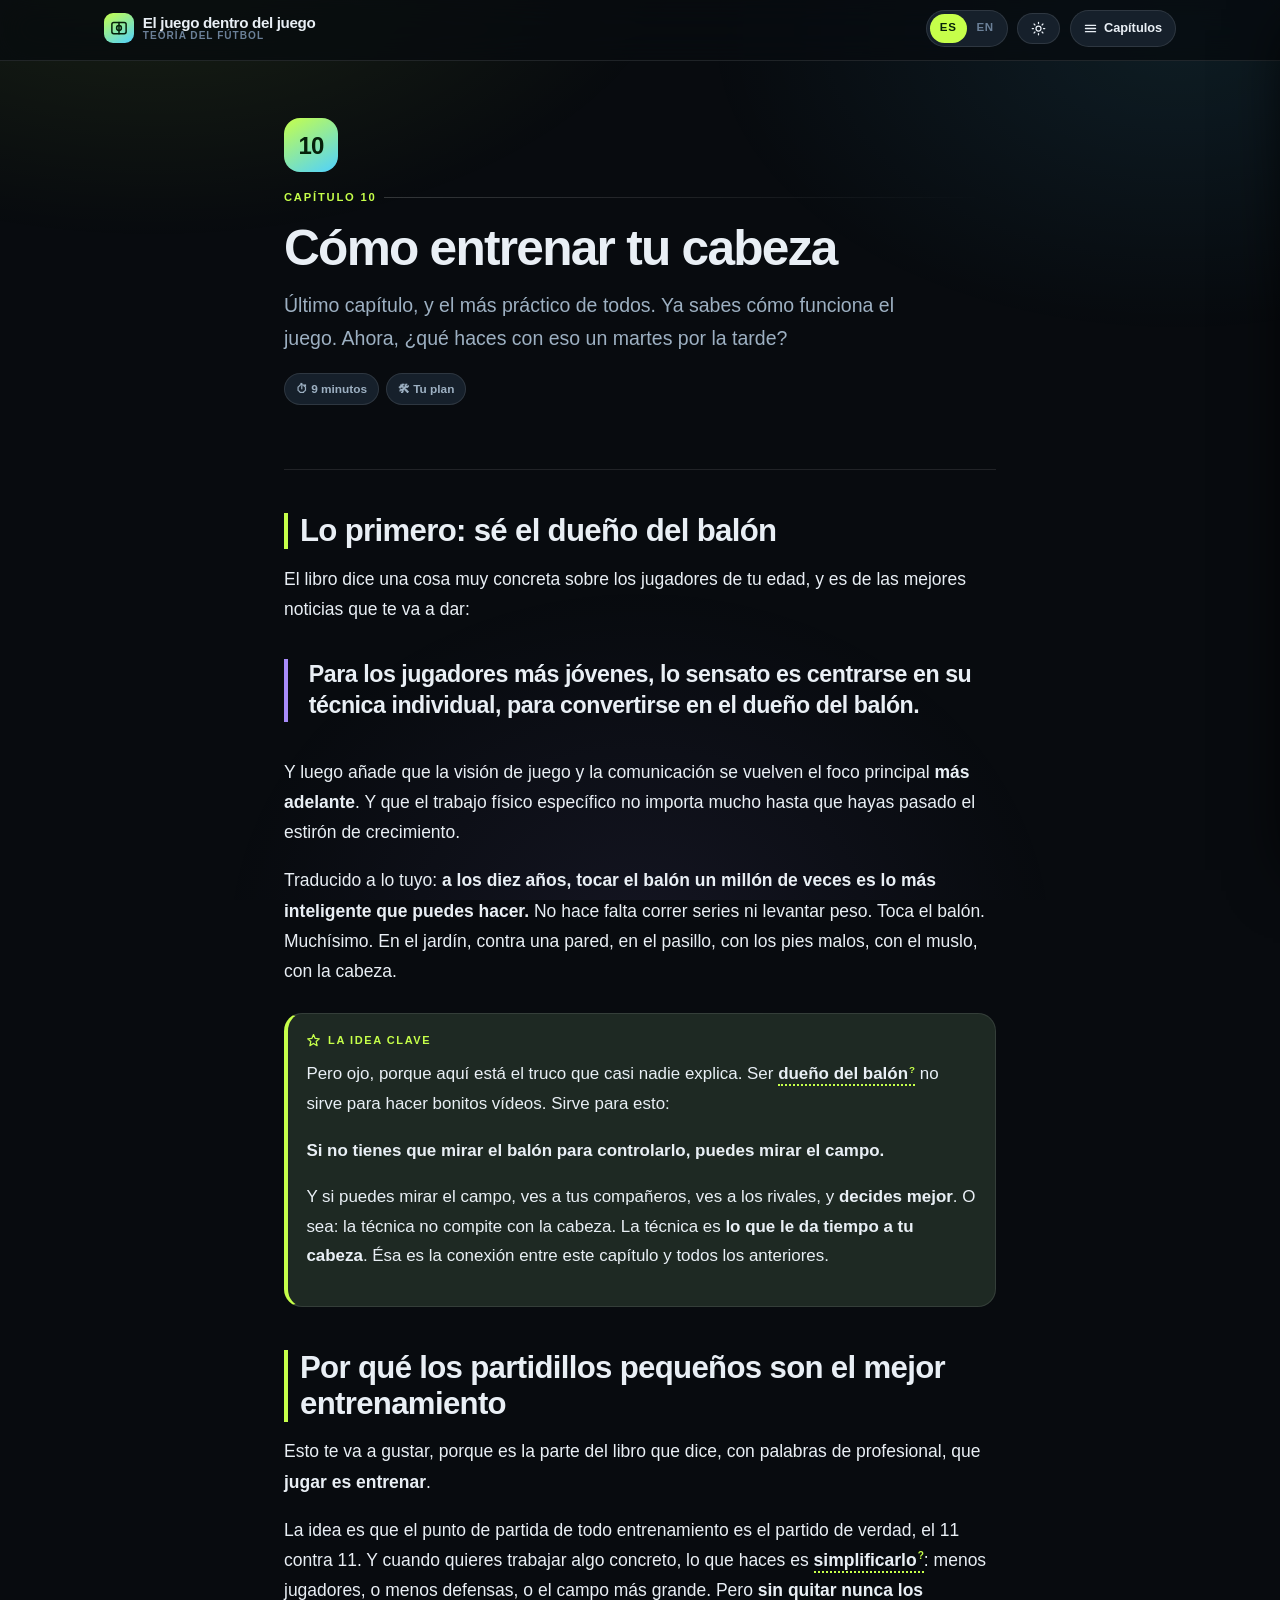
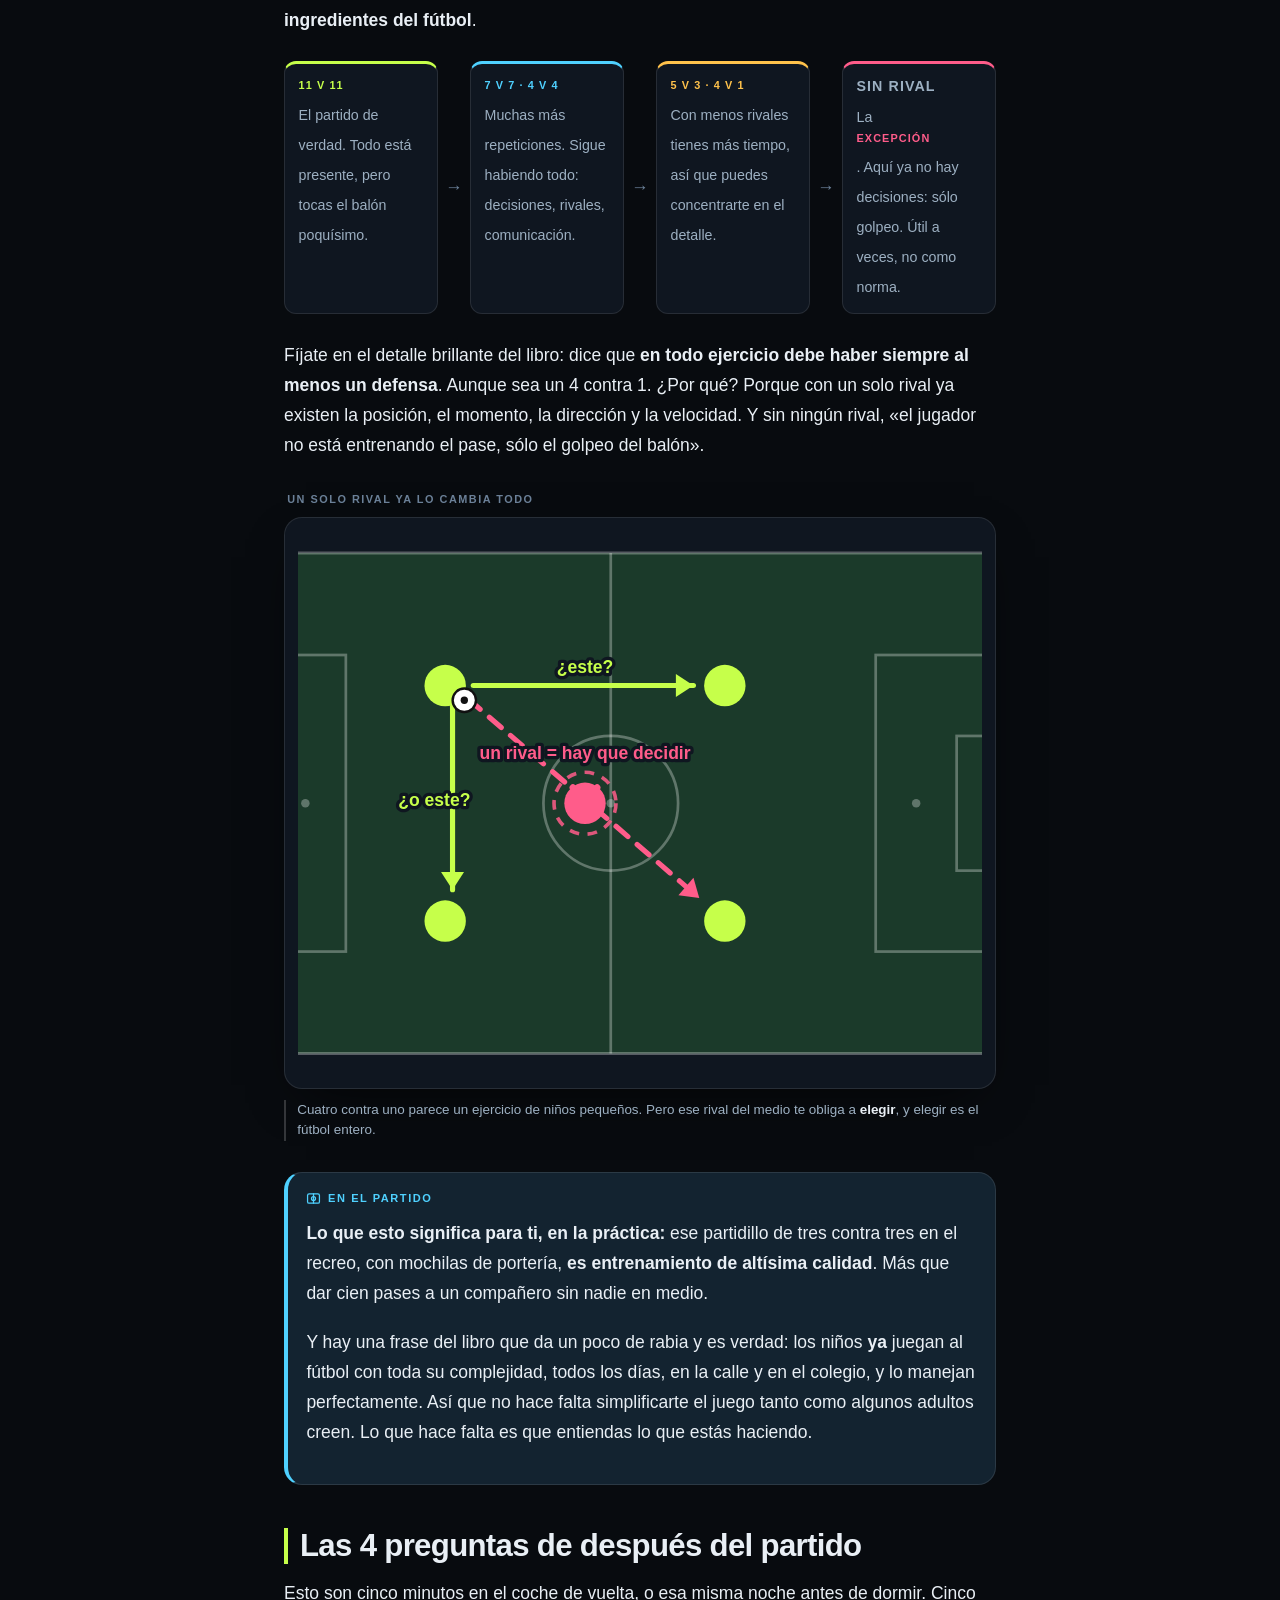
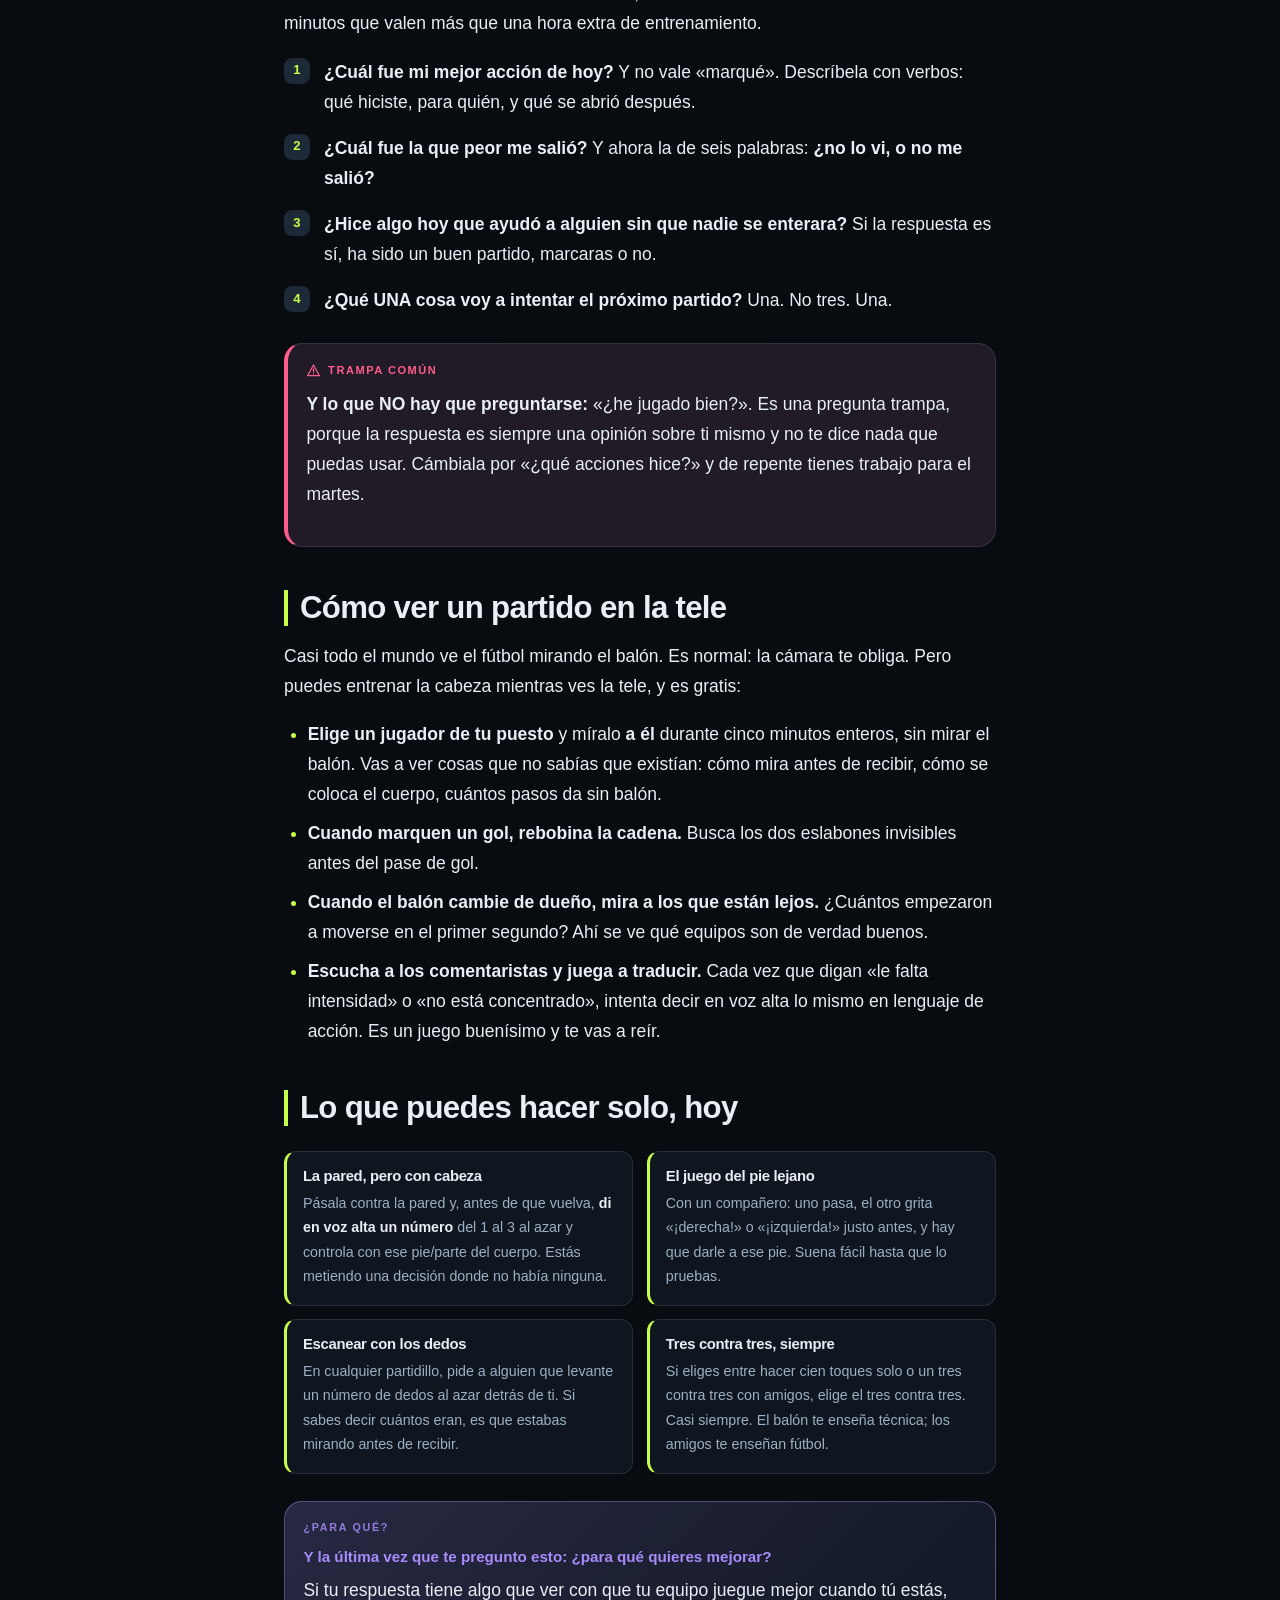
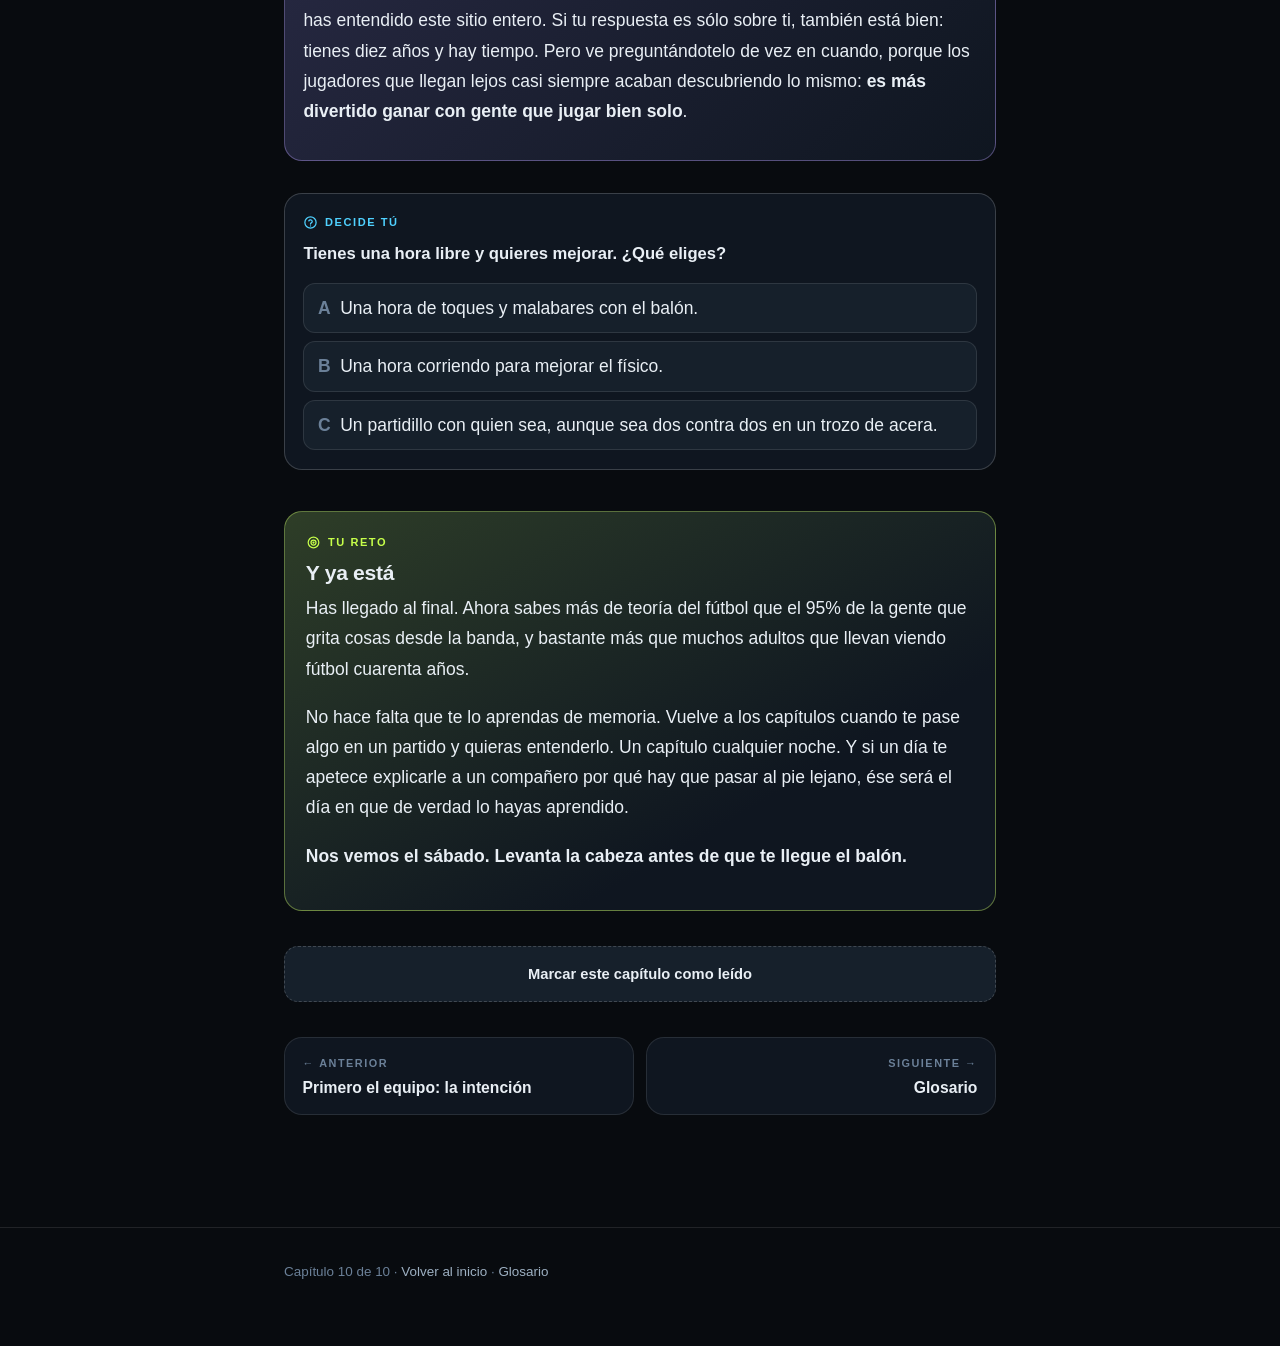
<file: 10-entrenar.html>
<!DOCTYPE html>
<html lang="es" data-lang="es" data-theme="dark">
<head>
<meta charset="utf-8">
<meta name="viewport" content="width=device-width, initial-scale=1">
<title>10 · Cómo entrenar tu cabeza</title>
<link rel="stylesheet" href="style.css?v=5">
<script>try{var l=localStorage.getItem('jdj.lang')||'es',t=localStorage.getItem('jdj.theme')||'dark';var h=document.documentElement;h.setAttribute('data-lang',l);h.setAttribute('data-theme',t);h.setAttribute('lang',l);}catch(e){}</script>
</head>
<body data-page="c10">
<a class="skip" href="#main"><span class="es">Saltar al contenido</span><span class="en">Skip to content</span></a>
<header class="topbar">
  <div class="topbar-in">
    <a class="brand" href="index.html">
      <span class="brand-mark" data-ic="pitch"></span>
      <span class="brand-txt">
        <span class="es">El juego dentro del juego</span><span class="en">The game inside the game</span>
        <small><span class="es">Teoría del fútbol</span><span class="en">Football theory</span></small>
      </span>
    </a>
    <span class="spacer"></span>
    <div class="langsw" role="group" aria-label="Idioma / Language">
      <button data-lang="es" aria-pressed="true">ES</button>
      <button data-lang="en" aria-pressed="false">EN</button>
    </div>
    <button class="ctrl" id="themeBtn" aria-label="Theme"></button>
    <button class="ctrl" id="menuBtn" aria-expanded="false" aria-controls="drawer">
      <svg viewBox="0 0 24 24" fill="none" stroke="currentColor" stroke-width="2.2" stroke-linecap="round"><path d="M4 7h16M4 12h16M4 17h16"/></svg>
      <span data-ui="menu">Capítulos</span>
    </button>
  </div>
  <div class="progress"><i></i></div>
</header>
<div class="scrim" id="scrim"></div>
<nav class="drawer" id="drawer" aria-label="Chapters">
  <div class="drawer-hd"><strong data-ui="chapters">Capítulos</strong><span class="spacer"></span><button class="ctrl" id="closeDrawer" aria-label="Close">✕</button></div>
  <div class="drawer-body" id="drawerList"></div>
</nav>

<main id="main"><div class="wrap">

<section class="hero">
  <div class="chapnum">10</div>
  <div class="eyebrow"><span class="es">Capítulo 10</span><span class="en">Chapter 10</span></div>
  <h1><span class="es">Cómo entrenar tu cabeza</span><span class="en">How to train your head</span></h1>
  <p class="lede es">Último capítulo, y el más práctico de todos. Ya sabes cómo funciona el juego. Ahora, ¿qué haces con eso un martes por la tarde?</p>
  <p class="lede en">Last chapter, and the most practical of the lot. You know how the game works now. So what do you do with that on a Tuesday afternoon?</p>
  <div class="meta">
    <span class="chip"><span class="es">⏱ 9 minutos</span><span class="en">⏱ 9 minutes</span></span>
    <span class="chip"><span class="es">🛠 Tu plan</span><span class="en">🛠 Your plan</span></span>
  </div>
</section>

<hr class="rule">

<section class="sec">
  <h2><span class="es">Lo primero: sé el dueño del balón</span><span class="en">First: be the boss of the ball</span></h2>
  <p class="es">El libro dice una cosa muy concreta sobre los jugadores de tu edad, y es de las mejores noticias que te va a dar:</p>
  <p class="en">The book says something very specific about players your age, and it's one of the best pieces of news it will give you:</p>
  <div class="pullquote">
    <span class="es">Para los jugadores más jóvenes, lo sensato es centrarse en su técnica individual, para <b>convertirse en el dueño del balón</b>.</span>
    <span class="en">For the youngest players, the sensible focus is individual technique, to <b>become the boss of the ball</b>.</span>
  </div>
  <p class="es">Y luego añade que la visión de juego y la comunicación se vuelven el foco principal <b>más adelante</b>. Y que el trabajo físico específico no importa mucho hasta que hayas pasado el estirón de crecimiento.</p>
  <p class="en">And then it adds that game insight and communication become the main focus <b>later on</b>. And that specific fitness work doesn't matter much until you've been through your growth spurt.</p>
  <p class="es">Traducido a lo tuyo: <b>a los diez años, tocar el balón un millón de veces es lo más inteligente que puedes hacer.</b> No hace falta correr series ni levantar peso. Toca el balón. Muchísimo. En el jardín, contra una pared, en el pasillo, con los pies malos, con el muslo, con la cabeza.</p>
  <p class="en">Translated into your terms: <b>at ten years old, touching the ball a million times is the smartest thing you can do.</b> You don't need to run laps or lift weights. Touch the ball. Loads. In the garden, against a wall, in the hallway, with your weak foot, with your thigh, with your head.</p>

  <div class="box key">
    <p class="es">Pero ojo, porque aquí está el truco que casi nadie explica. Ser <b class="t" data-t="duenoBalon">dueño del balón</b> no sirve para hacer bonitos vídeos. Sirve para esto:</p>
    <p class="es"><b>Si no tienes que mirar el balón para controlarlo, puedes mirar el campo.</b></p>
    <p class="es">Y si puedes mirar el campo, ves a tus compañeros, ves a los rivales, y <b>decides mejor</b>. O sea: la técnica no compite con la cabeza. La técnica es <b>lo que le da tiempo a tu cabeza</b>. Ésa es la conexión entre este capítulo y todos los anteriores.</p>
    <p class="en">But careful, because here's the trick almost nobody explains. Being the <b class="t" data-t="duenoBalon">boss of the ball</b> isn't for making nice videos. It's for this:</p>
    <p class="en"><b>If you don't have to look at the ball to control it, you can look at the pitch.</b></p>
    <p class="en">And if you can look at the pitch, you see your teammates, you see the opponents, and you <b>decide better</b>. In other words: technique doesn't compete with your head. Technique is <b>what gives your head time</b>. That's the link between this chapter and all the ones before it.</p>
  </div>
</section>

<section class="sec">
  <h2><span class="es">Por qué los partidillos pequeños son el mejor entrenamiento</span><span class="en">Why small-sided games are the best training</span></h2>
  <p class="es">Esto te va a gustar, porque es la parte del libro que dice, con palabras de profesional, que <b>jugar es entrenar</b>.</p>
  <p class="en">You'll like this, because it's the part of the book that says, in professional language, that <b>playing is training</b>.</p>
  <p class="es">La idea es que el punto de partida de todo entrenamiento es el partido de verdad, el 11 contra 11. Y cuando quieres trabajar algo concreto, lo que haces es <b class="t" data-t="simplificar">simplificarlo</b>: menos jugadores, o menos defensas, o el campo más grande. Pero <b>sin quitar nunca los ingredientes del fútbol</b>.</p>
  <p class="en">The idea is that the starting point for all training is the real match, 11 v 11. And when you want to work on something specific, you <b class="t" data-t="simplificar">simplify</b> it: fewer players, or fewer defenders, or a bigger pitch. But <b>without ever removing football's ingredients</b>.</p>

  <div class="flow">
    <div class="step" style="--c:var(--lime)"><b>11 v 11</b><span class="es">El partido de verdad. Todo está presente, pero tocas el balón poquísimo.</span><span class="en">The real match. Everything is present, but you barely touch the ball.</span></div>
    <div class="arw">→</div>
    <div class="step" style="--c:var(--cyan)"><b>7 v 7 · 4 v 4</b><span class="es">Muchas más repeticiones. Sigue habiendo todo: decisiones, rivales, comunicación.</span><span class="en">Far more repetitions. Everything is still there: decisions, opponents, communication.</span></div>
    <div class="arw">→</div>
    <div class="step" style="--c:var(--amber)"><b>5 v 3 · 4 v 1</b><span class="es">Con menos rivales tienes más tiempo, así que puedes concentrarte en el detalle.</span><span class="en">With fewer opponents you get more time, so you can focus on the detail.</span></div>
    <div class="arw">→</div>
    <div class="step" style="--c:var(--pink)"><b><span class="es">Sin rival</span><span class="en">No opponent</span></b><span class="es">La <b>excepción</b>. Aquí ya no hay decisiones: sólo golpeo. Útil a veces, no como norma.</span><span class="en">The <b>exception</b>. No decisions left here: just striking. Useful sometimes, not as a rule.</span></div>
  </div>

  <p class="es">Fíjate en el detalle brillante del libro: dice que <b>en todo ejercicio debe haber siempre al menos un defensa</b>. Aunque sea un 4 contra 1. ¿Por qué? Porque con un solo rival ya existen la posición, el momento, la dirección y la velocidad. Y sin ningún rival, «el jugador no está entrenando el pase, sólo el golpeo del balón».</p>
  <p class="en">Notice the brilliant detail in the book: it says <b>every drill should always have at least one defender</b>. Even a 4 v 1. Why? Because with one single opponent, position, moment, direction and speed already exist. And with no opponent at all, “the player isn't training passing, only striking the ball”.</p>

  <figure class="fig">
    <p class="fig-title"><span class="es">Un solo rival ya lo cambia todo</span><span class="en">One single opponent changes everything</span></p>
    <div class="frame"><div class="pitch" data-pitch='{"view":"middle","players":[{"s":"a","n":"","x":30,"y":18},{"s":"a","n":"","x":30,"y":50},{"s":"a","n":"","x":68,"y":18},{"s":"a","n":"","x":68,"y":50},{"s":"b","n":"","x":49,"y":34,"ring":true}],"ball":{"x":32.6,"y":20},"arrows":[{"k":"pass","from":[31,18],"to":[67,18],"label":{"es":"¿este?","en":"this one?"},"ls":2.9,"lo":-3},{"k":"pass","from":[31,18],"to":[31,49],"label":{"es":"¿o este?","en":"or this one?"},"ls":2.9,"lo":3},{"k":"bad","from":[31,18],"to":[67,49]}],"labels":[{"x":49,"y":28,"text":{"es":"un rival = hay que decidir","en":"one opponent = you must decide"},"c":"b","size":2.9}],"alt":{"es":"Un ejercicio de cuatro contra uno con dos pases posibles y uno imposible","en":"A four against one drill with two possible passes and one impossible one"}}'></div></div>
    <figcaption><span class="es">Cuatro contra uno parece un ejercicio de niños pequeños. Pero ese rival del medio te obliga a <b>elegir</b>, y elegir es el fútbol entero.</span><span class="en">Four against one looks like a little kids' drill. But that one opponent in the middle forces you to <b>choose</b>, and choosing is the whole of football.</span></figcaption>
  </figure>

  <div class="box match">
    <p class="es"><b>Lo que esto significa para ti, en la práctica:</b> ese partidillo de tres contra tres en el recreo, con mochilas de portería, <b>es entrenamiento de altísima calidad</b>. Más que dar cien pases a un compañero sin nadie en medio.</p>
    <p class="es">Y hay una frase del libro que da un poco de rabia y es verdad: los niños <b>ya</b> juegan al fútbol con toda su complejidad, todos los días, en la calle y en el colegio, y lo manejan perfectamente. Así que no hace falta simplificarte el juego tanto como algunos adultos creen. Lo que hace falta es que entiendas lo que estás haciendo.</p>
    <p class="en"><b>What this means for you in practice:</b> that three-a-side game at break time with backpacks for goals <b>is very high quality training</b>. More than hitting a hundred passes to a teammate with nobody in between.</p>
    <p class="en">And there's a line in the book that stings a bit and is true: children <b>already</b> play football with all its complexity, every day, in the street and at school, and they handle it perfectly. So the game doesn't need simplifying as much as some adults think. What's needed is for you to understand what you're doing.</p>
  </div>
</section>

<section class="sec">
  <h2><span class="es">Las 4 preguntas de después del partido</span><span class="en">The 4 questions for after a match</span></h2>
  <p class="es">Esto son cinco minutos en el coche de vuelta, o esa misma noche antes de dormir. Cinco minutos que valen más que una hora extra de entrenamiento.</p>
  <p class="en">This takes five minutes in the car on the way home, or that same night before you sleep. Five minutes worth more than an extra hour of training.</p>
  <ol class="steps">
    <li class="es"><b>¿Cuál fue mi mejor acción de hoy?</b> Y no vale «marqué». Descríbela con verbos: qué hiciste, para quién, y qué se abrió después.</li>
    <li class="en"><b>What was my best action today?</b> And “I scored” doesn't count. Describe it with verbs: what you did, who for, and what opened up afterwards.</li>
    <li class="es"><b>¿Cuál fue la que peor me salió?</b> Y ahora la de seis palabras: <b>¿no lo vi, o no me salió?</b></li>
    <li class="en"><b>Which one went worst?</b> And now the six-worder: <b>didn't I see it, or did it not come out?</b></li>
    <li class="es"><b>¿Hice algo hoy que ayudó a alguien sin que nadie se enterara?</b> Si la respuesta es sí, ha sido un buen partido, marcaras o no.</li>
    <li class="en"><b>Did I do something today that helped someone without anyone noticing?</b> If the answer is yes, it was a good match, whether you scored or not.</li>
    <li class="es"><b>¿Qué UNA cosa voy a intentar el próximo partido?</b> Una. No tres. Una.</li>
    <li class="en"><b>What ONE thing will I try next match?</b> One. Not three. One.</li>
  </ol>

  <div class="box trap">
    <p class="es"><b>Y lo que NO hay que preguntarse:</b> «¿he jugado bien?». Es una pregunta trampa, porque la respuesta es siempre una opinión sobre ti mismo y no te dice nada que puedas usar. Cámbiala por «¿qué acciones hice?» y de repente tienes trabajo para el martes.</p>
    <p class="en"><b>And what NOT to ask:</b> “did I play well?”. It's a trap question, because the answer is always an opinion about yourself and tells you nothing you can use. Swap it for “what actions did I make?” and suddenly you have work for Tuesday.</p>
  </div>
</section>

<section class="sec">
  <h2><span class="es">Cómo ver un partido en la tele</span><span class="en">How to watch a match on TV</span></h2>
  <p class="es">Casi todo el mundo ve el fútbol mirando el balón. Es normal: la cámara te obliga. Pero puedes entrenar la cabeza mientras ves la tele, y es gratis:</p>
  <p class="en">Almost everyone watches football by watching the ball. That's normal: the camera makes you. But you can train your head while watching TV, and it's free:</p>
  <ul>
    <li class="es"><b>Elige un jugador de tu puesto</b> y míralo <b>a él</b> durante cinco minutos enteros, sin mirar el balón. Vas a ver cosas que no sabías que existían: cómo mira antes de recibir, cómo se coloca el cuerpo, cuántos pasos da sin balón.</li>
    <li class="en"><b>Pick a player in your position</b> and watch <b>him</b> for five whole minutes without watching the ball. You'll see things you didn't know existed: how he looks before receiving, how he sets his body, how many steps he takes without the ball.</li>
    <li class="es"><b>Cuando marquen un gol, rebobina la cadena.</b> Busca los dos eslabones invisibles antes del pase de gol.</li>
    <li class="en"><b>When a goal goes in, rewind the chain.</b> Look for the two invisible links before the assist.</li>
    <li class="es"><b>Cuando el balón cambie de dueño, mira a los que están lejos.</b> ¿Cuántos empezaron a moverse en el primer segundo? Ahí se ve qué equipos son de verdad buenos.</li>
    <li class="en"><b>When the ball changes owner, look at the players far away.</b> How many started moving in the first second? That's where you see which teams are genuinely good.</li>
    <li class="es"><b>Escucha a los comentaristas y juega a traducir.</b> Cada vez que digan «le falta intensidad» o «no está concentrado», intenta decir en voz alta lo mismo en lenguaje de acción. Es un juego buenísimo y te vas a reír.</li>
    <li class="en"><b>Listen to the commentators and play at translating.</b> Every time they say “he lacks intensity” or “he's switched off”, try saying the same thing out loud in action language. It's a great game and it'll make you laugh.</li>
  </ul>
</section>

<section class="sec">
  <h2><span class="es">Lo que puedes hacer solo, hoy</span><span class="en">What you can do on your own, today</span></h2>
  <div class="twocol">
    <div class="mini good">
      <h4 class="es">La pared, pero con cabeza</h4><h4 class="en">The wall, but with your head switched on</h4>
      <p class="es">Pásala contra la pared y, antes de que vuelva, <b>di en voz alta un número</b> del 1 al 3 al azar y controla con ese pie/parte del cuerpo. Estás metiendo una decisión donde no había ninguna.</p>
      <p class="en">Pass against the wall and, before it comes back, <b>say a random number out loud</b> from 1 to 3 and control with that foot or body part. You're inserting a decision where there wasn't one.</p>
    </div>
    <div class="mini good">
      <h4 class="es">El juego del pie lejano</h4><h4 class="en">The far-foot game</h4>
      <p class="es">Con un compañero: uno pasa, el otro grita «¡derecha!» o «¡izquierda!» justo antes, y hay que darle a ese pie. Suena fácil hasta que lo pruebas.</p>
      <p class="en">With a teammate: one passes, the other shouts “right!” or “left!” just before, and it has to arrive at that foot. Sounds easy until you try it.</p>
    </div>
    <div class="mini good">
      <h4 class="es">Escanear con los dedos</h4><h4 class="en">Scanning with fingers</h4>
      <p class="es">En cualquier partidillo, pide a alguien que levante un número de dedos al azar detrás de ti. Si sabes decir cuántos eran, es que estabas mirando antes de recibir.</p>
      <p class="en">In any small game, ask someone to hold up a random number of fingers behind you. If you can say how many there were, you were looking before receiving.</p>
    </div>
    <div class="mini good">
      <h4 class="es">Tres contra tres, siempre</h4><h4 class="en">Three v three, always</h4>
      <p class="es">Si eliges entre hacer cien toques solo o un tres contra tres con amigos, elige el tres contra tres. Casi siempre. El balón te enseña técnica; los amigos te enseñan fútbol.</p>
      <p class="en">If you're choosing between a hundred solo touches or a three v three with friends, choose the three v three. Almost always. The ball teaches you technique; your friends teach you football.</p>
    </div>
  </div>

  <div class="forwhat">
    <p class="q es">Y la última vez que te pregunto esto: ¿para qué quieres mejorar?</p>
    <p class="q en">And the last time I'll ask you this: what do you want to get better for?</p>
    <p class="es">Si tu respuesta tiene algo que ver con que tu equipo juegue mejor cuando tú estás, has entendido este sitio entero. Si tu respuesta es sólo sobre ti, también está bien: tienes diez años y hay tiempo. Pero ve preguntándotelo de vez en cuando, porque los jugadores que llegan lejos casi siempre acaban descubriendo lo mismo: <b>es más divertido ganar con gente que jugar bien solo</b>.</p>
    <p class="en">If your answer has something to do with your team playing better when you're in it, you've understood this whole site. If your answer is only about you, that's fine too: you're ten and there's time. But keep asking yourself now and then, because the players who go far almost always end up discovering the same thing: <b>winning with people is more fun than playing well alone</b>.</p>
  </div>
</section>

<div class="quiz">
  <p class="q es">Tienes una hora libre y quieres mejorar. ¿Qué eliges?</p>
  <p class="q en">You've got a free hour and you want to improve. What do you pick?</p>
  <div class="opts">
    <button class="opt" data-ok="0"><em>A</em><span class="es">Una hora de toques y malabares con el balón.</span><span class="en">An hour of keepy-uppies and tricks.</span></button>
    <button class="opt" data-ok="0"><em>B</em><span class="es">Una hora corriendo para mejorar el físico.</span><span class="en">An hour of running to improve my fitness.</span></button>
    <button class="opt" data-ok="1"><em>C</em><span class="es">Un partidillo con quien sea, aunque sea dos contra dos en un trozo de acera.</span><span class="en">A small-sided game with whoever's around, even two v two on a bit of pavement.</span></button>
  </div>
  <div class="why es"><p><strong>C.</strong> Con el partidillo te llevas <em>todo</em>: rivales, decisiones, comunicación, técnica y físico, todo junto y a la vez, que es exactamente como existe el fútbol. La opción A entrena una sola pieza y le quita el contexto (es la «excepción a la regla» del capítulo 5). Y la B, a tu edad, es la menos útil de las tres: el libro dice claramente que el trabajo físico específico no es lo importante hasta después del estirón.</p>
  <p>Dicho esto: si tus toques son malísimos, media hora de pared es oro. Lo que no vale es que la pared sea tu <em>plan entero</em>.</p></div>
  <div class="why en"><p><strong>C.</strong> The small-sided game gives you <em>everything</em>: opponents, decisions, communication, technique and fitness, all together at once, which is exactly how football exists. Option A trains one single piece and strips the context out (it's the “exception to the rule” from chapter 5). And B, at your age, is the least useful of the three: the book says clearly that specific fitness work isn't the priority until after your growth spurt.</p>
  <p>That said: if your touch is terrible, half an hour against a wall is gold. What doesn't work is the wall being your <em>whole plan</em>.</p></div>
</div>

<div class="challenge">
  <h3><span class="es">Y ya está</span><span class="en">And that's it</span></h3>
  <p class="es">Has llegado al final. Ahora sabes más de teoría del fútbol que el 95% de la gente que grita cosas desde la banda, y bastante más que muchos adultos que llevan viendo fútbol cuarenta años.</p>
  <p class="es">No hace falta que te lo aprendas de memoria. Vuelve a los capítulos cuando te pase algo en un partido y quieras entenderlo. Un capítulo cualquier noche. Y si un día te apetece explicarle a un compañero por qué hay que pasar al pie lejano, ése será el día en que de verdad lo hayas aprendido.</p>
  <p class="es"><b>Nos vemos el sábado. Levanta la cabeza antes de que te llegue el balón.</b></p>
  <p class="en">You've reached the end. You now know more football theory than 95% of the people shouting from the sideline, and quite a bit more than plenty of adults who've been watching football for forty years.</p>
  <p class="en">You don't need to memorise it. Come back to the chapters when something happens in a match and you want to understand it. One chapter, any night. And if one day you feel like explaining to a teammate why you pass to the far foot, that will be the day you really learned it.</p>
  <p class="en"><b>See you Saturday. Get your head up before the ball reaches you.</b></p>
</div>

<button class="readbtn" id="readBtn"></button>
<nav class="pager" id="pager" aria-label="Chapter navigation"></nav>

</div></main>
<footer class="site"><div class="wrap">
  <p class="es">Capítulo 10 de 10 · <a href="index.html">Volver al inicio</a> · <a href="glosario.html">Glosario</a></p>
  <p class="en">Chapter 10 of 10 · <a href="index.html">Back to home</a> · <a href="glosario.html">Glossary</a></p>
</div></footer>
<script src="glossary.js?v=5"></script>
<script src="app.js?v=5"></script>
</body>
</html>
</file>
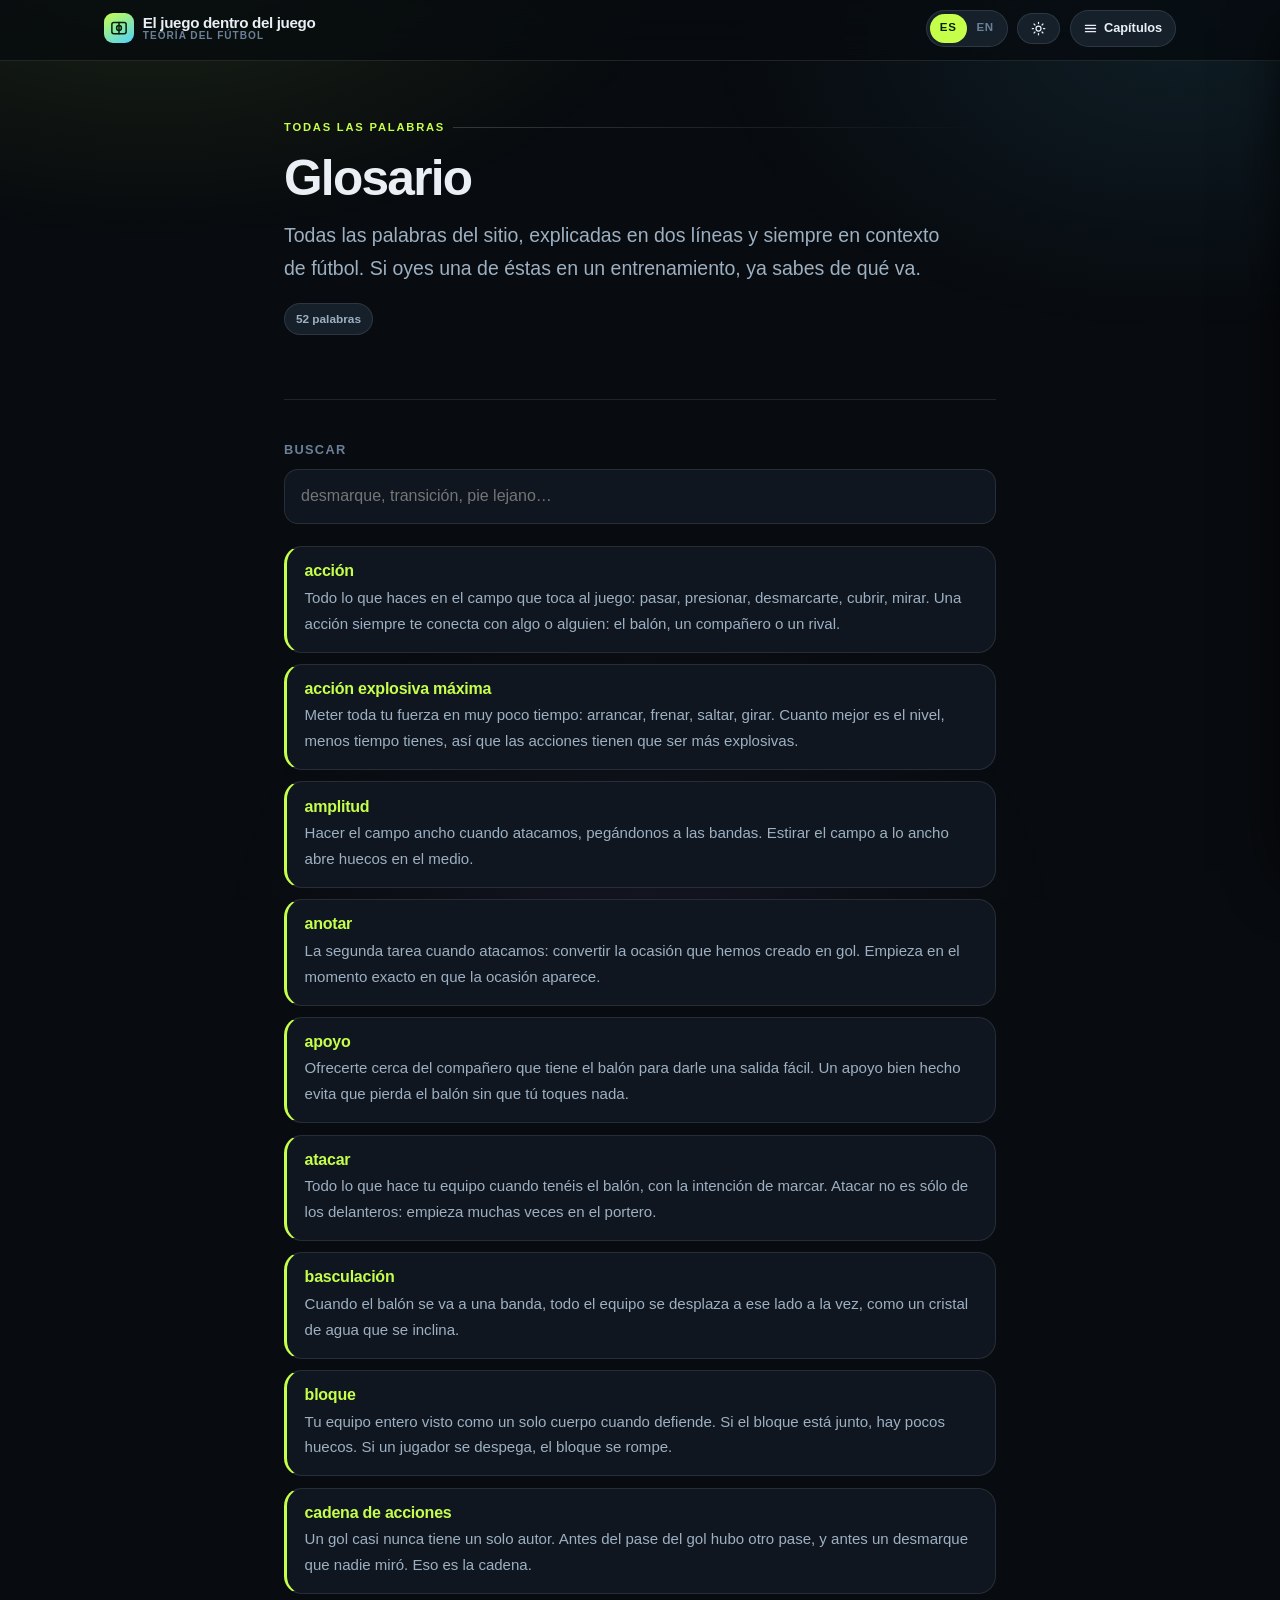
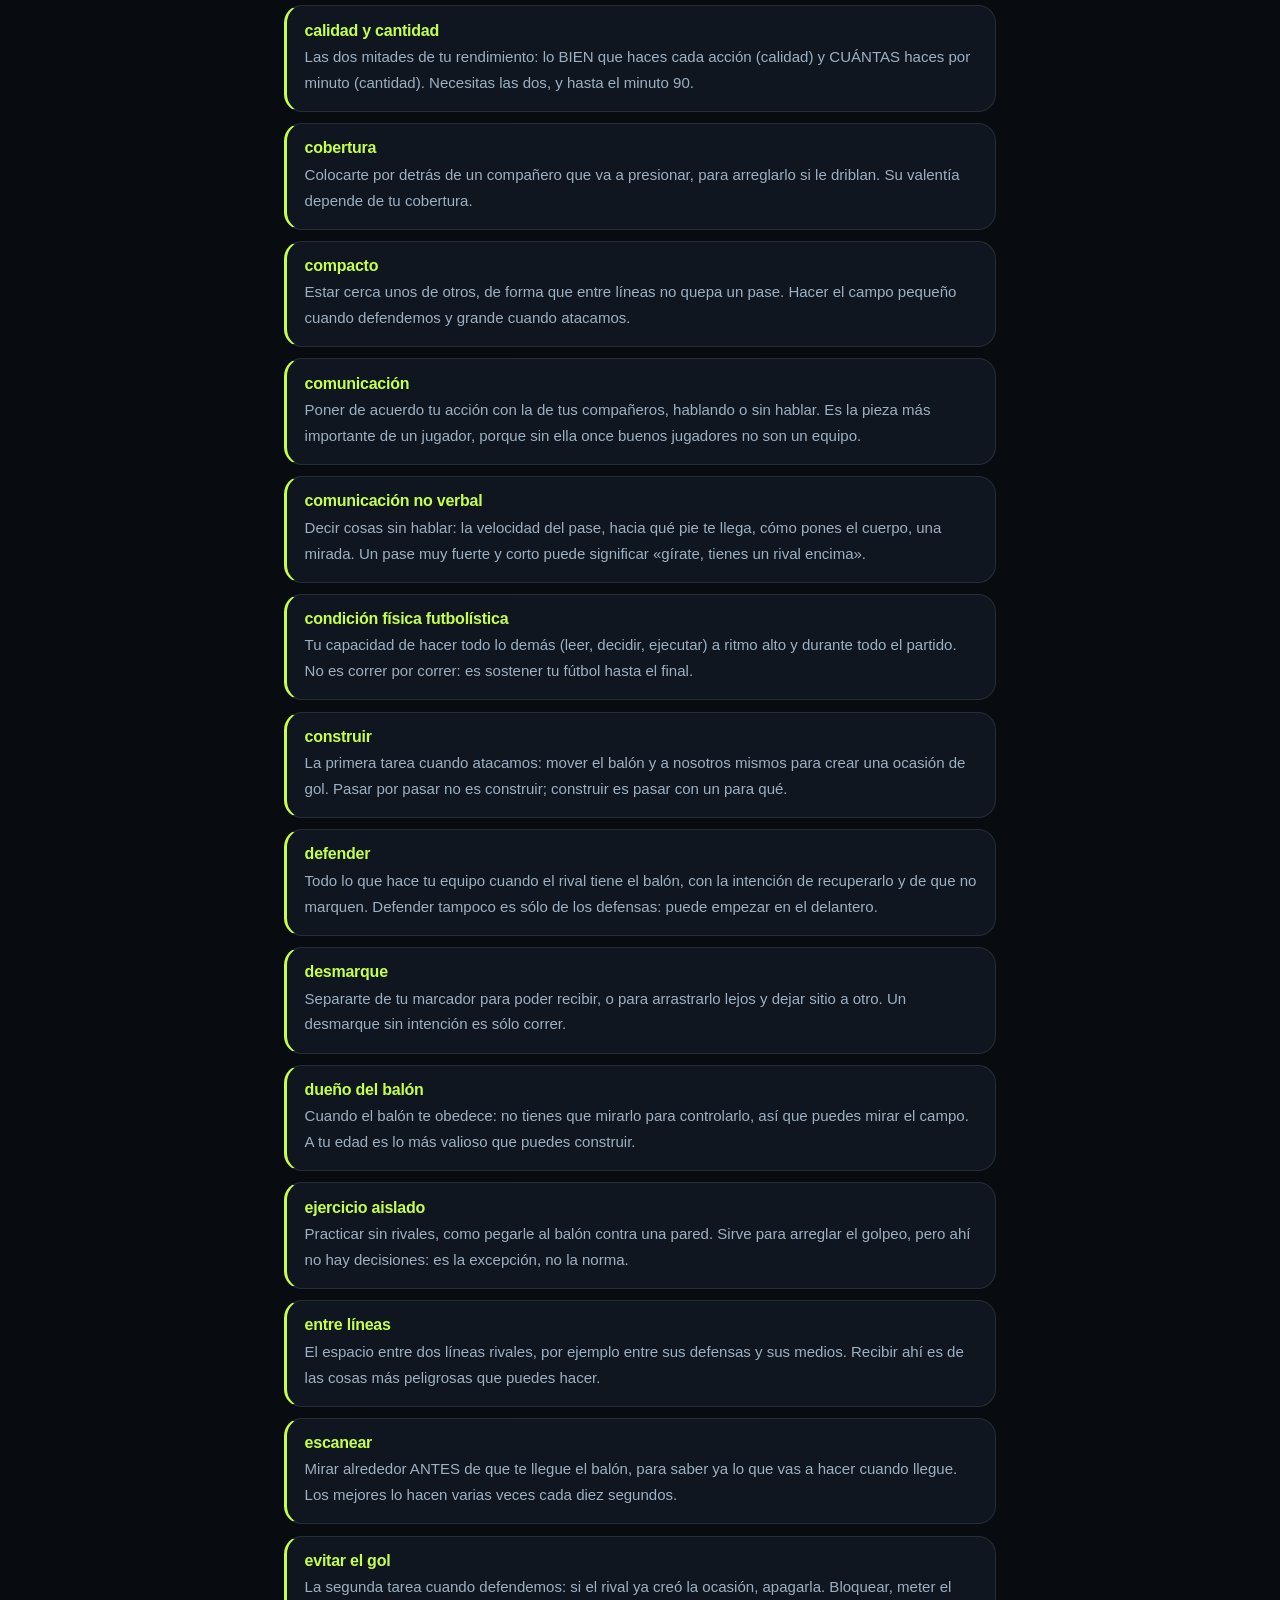
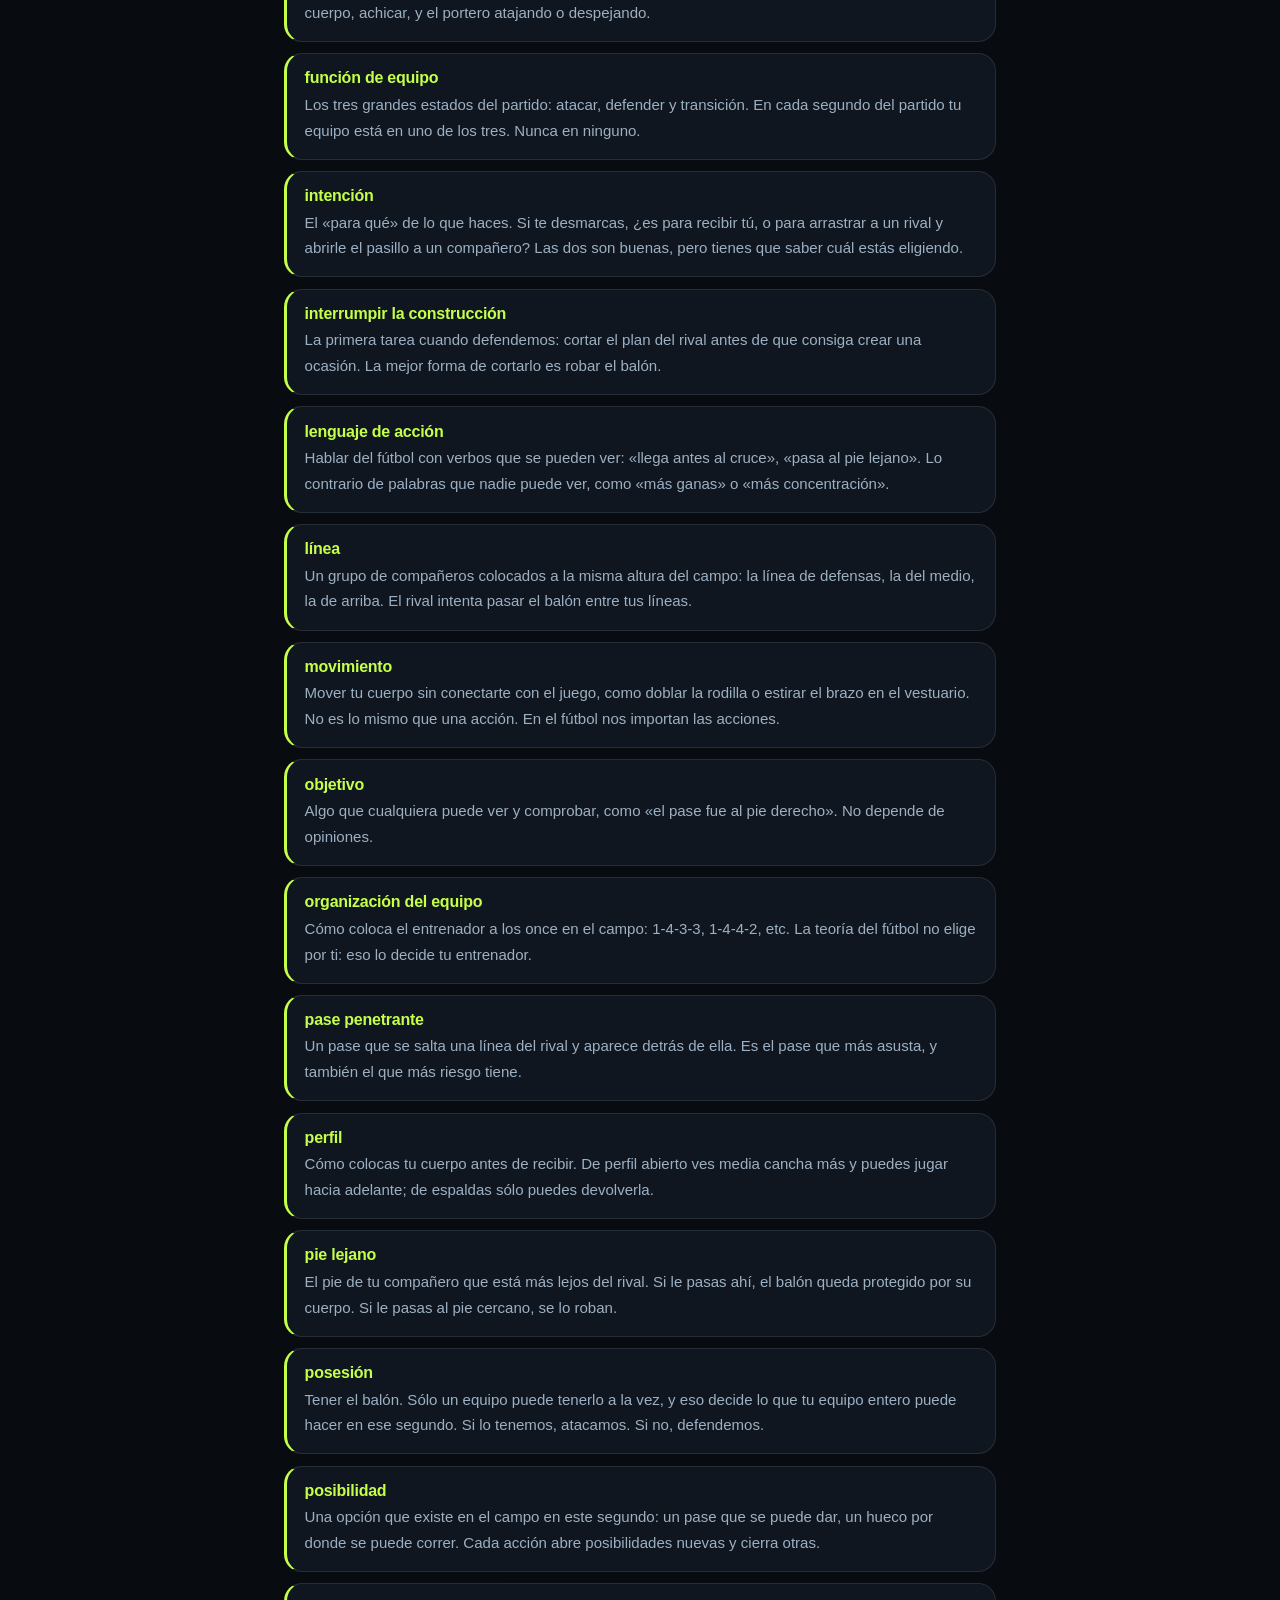
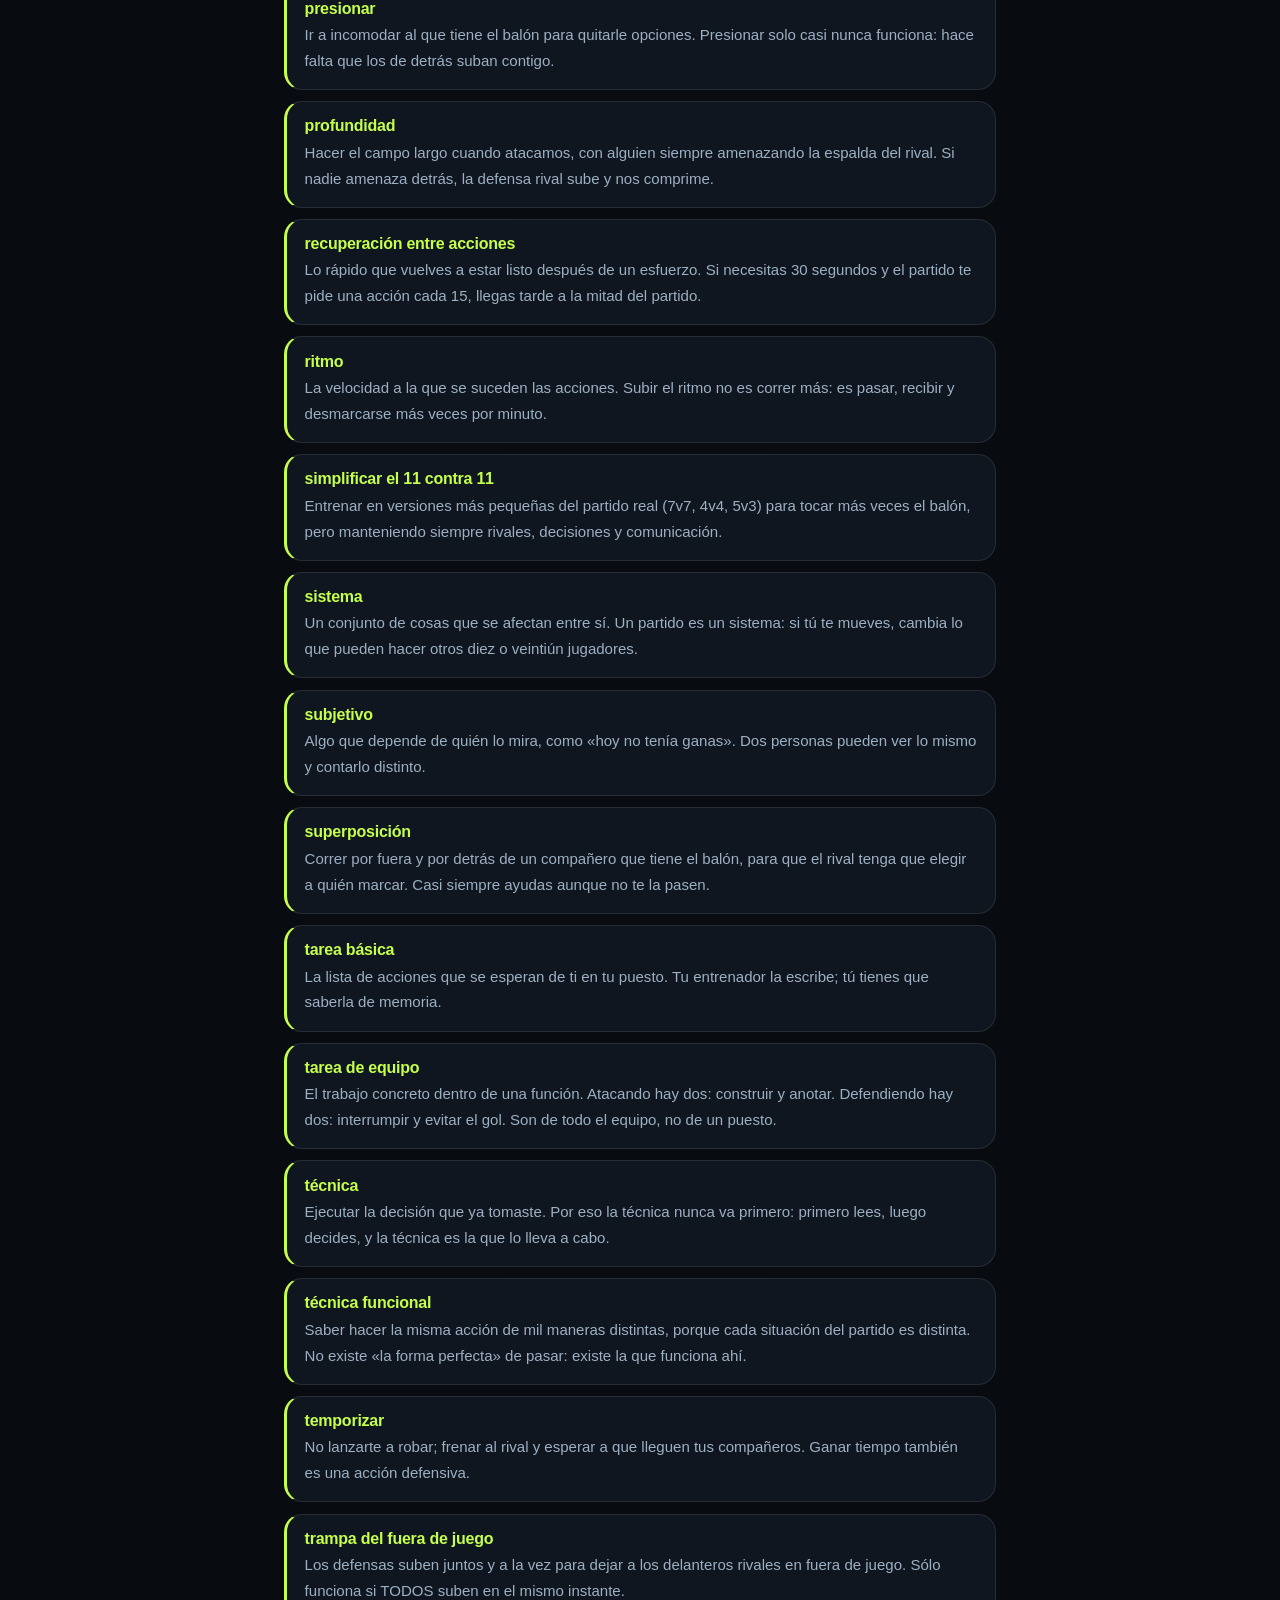
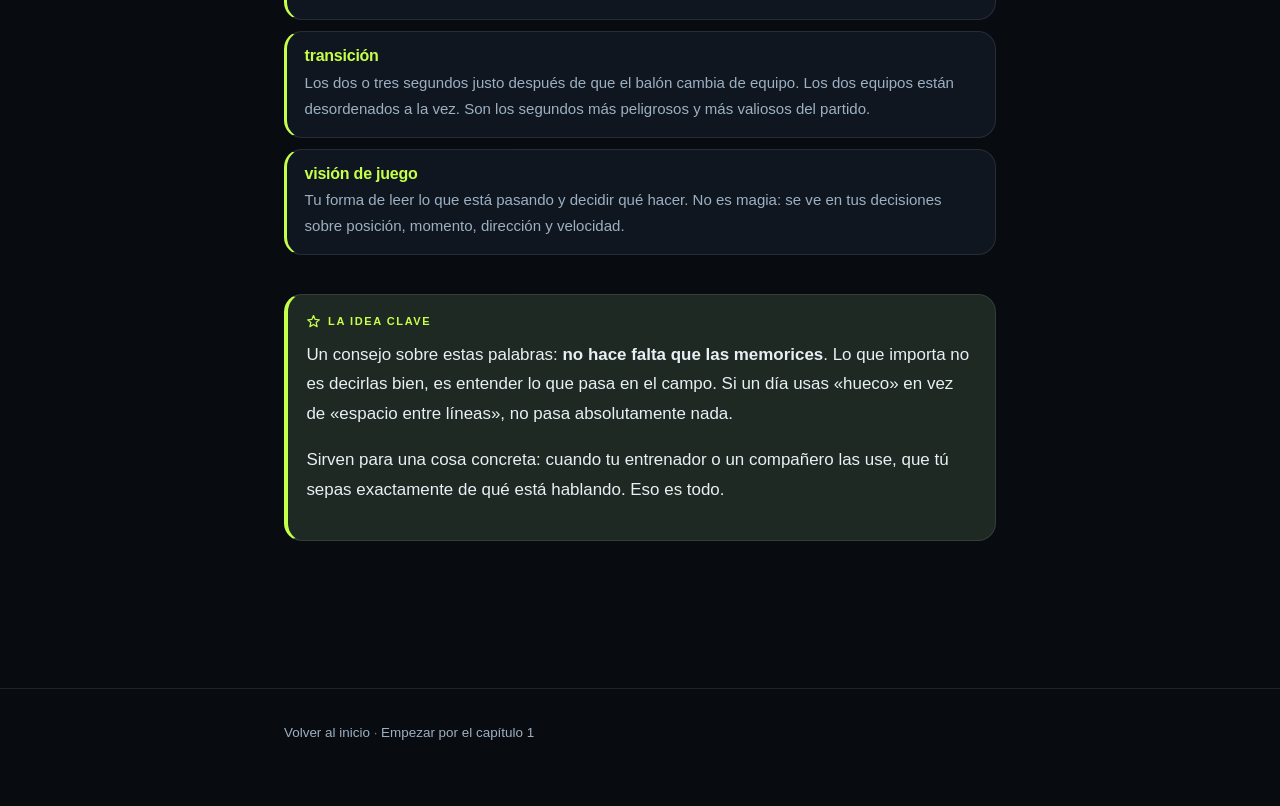
<file: glosario.html>
<!DOCTYPE html>
<html lang="es" data-lang="es" data-theme="dark">
<head>
<meta charset="utf-8">
<meta name="viewport" content="width=device-width, initial-scale=1">
<title>Glosario · El juego dentro del juego</title>
<link rel="stylesheet" href="style.css?v=5">
<script>try{var l=localStorage.getItem('jdj.lang')||'es',t=localStorage.getItem('jdj.theme')||'dark';var h=document.documentElement;h.setAttribute('data-lang',l);h.setAttribute('data-theme',t);h.setAttribute('lang',l);}catch(e){}</script>
</head>
<body data-page="gloss">
<a class="skip" href="#main"><span class="es">Saltar al contenido</span><span class="en">Skip to content</span></a>
<header class="topbar">
  <div class="topbar-in">
    <a class="brand" href="index.html">
      <span class="brand-mark" data-ic="pitch"></span>
      <span class="brand-txt">
        <span class="es">El juego dentro del juego</span><span class="en">The game inside the game</span>
        <small><span class="es">Teoría del fútbol</span><span class="en">Football theory</span></small>
      </span>
    </a>
    <span class="spacer"></span>
    <div class="langsw" role="group" aria-label="Idioma / Language">
      <button data-lang="es" aria-pressed="true">ES</button>
      <button data-lang="en" aria-pressed="false">EN</button>
    </div>
    <button class="ctrl" id="themeBtn" aria-label="Theme"></button>
    <button class="ctrl" id="menuBtn" aria-expanded="false" aria-controls="drawer">
      <svg viewBox="0 0 24 24" fill="none" stroke="currentColor" stroke-width="2.2" stroke-linecap="round"><path d="M4 7h16M4 12h16M4 17h16"/></svg>
      <span data-ui="menu">Capítulos</span>
    </button>
  </div>
  <div class="progress"><i></i></div>
</header>
<div class="scrim" id="scrim"></div>
<nav class="drawer" id="drawer" aria-label="Chapters">
  <div class="drawer-hd"><strong data-ui="chapters">Capítulos</strong><span class="spacer"></span><button class="ctrl" id="closeDrawer" aria-label="Close">✕</button></div>
  <div class="drawer-body" id="drawerList"></div>
</nav>

<main id="main"><div class="wrap">

<section class="hero">
  <div class="eyebrow"><span class="es">Todas las palabras</span><span class="en">Every word</span></div>
  <h1><span class="es">Glosario</span><span class="en">Glossary</span></h1>
  <p class="lede es">Todas las palabras del sitio, explicadas en dos líneas y siempre en contexto de fútbol. Si oyes una de éstas en un entrenamiento, ya sabes de qué va.</p>
  <p class="lede en">Every word on the site, explained in two lines and always in a football context. If you hear one of these at training, you'll know what it means.</p>
  <div class="meta"><span class="chip" id="gcount"></span></div>
</section>

<hr class="rule">

<label for="gsearch" style="display:block;font-size:.8rem;font-weight:700;letter-spacing:.1em;text-transform:uppercase;color:var(--text-3);margin-bottom:.5rem">
  <span class="es">Buscar</span><span class="en">Search</span>
</label>
<input class="gsearch" id="gsearch" type="search" autocomplete="off"
  placeholder="desmarque, transición, pie lejano…">

<div class="glist" id="glist"></div>

<div class="box key" style="margin-top:2.4rem">
  <p class="es">Un consejo sobre estas palabras: <b>no hace falta que las memorices</b>. Lo que importa no es decirlas bien, es entender lo que pasa en el campo. Si un día usas «hueco» en vez de «espacio entre líneas», no pasa absolutamente nada.</p>
  <p class="es">Sirven para una cosa concreta: cuando tu entrenador o un compañero las use, que tú sepas exactamente de qué está hablando. Eso es todo.</p>
  <p class="en">One piece of advice about these words: <b>you don't need to memorise them</b>. What matters isn't saying them correctly, it's understanding what happens on the pitch. If one day you say “gap” instead of “space between the lines”, absolutely nothing happens.</p>
  <p class="en">They're for one specific thing: when your coach or a teammate uses one, you'll know exactly what they're talking about. That's all.</p>
</div>

<nav class="pager" id="pager" aria-label="Chapter navigation"></nav>

</div></main>
<footer class="site"><div class="wrap">
  <p class="es"><a href="index.html">Volver al inicio</a> · <a href="01-acciones.html">Empezar por el capítulo 1</a></p>
  <p class="en"><a href="index.html">Back to home</a> · <a href="01-acciones.html">Start at chapter 1</a></p>
</div></footer>
<script src="glossary.js?v=5"></script>
<script src="app.js?v=5"></script>
</body>
</html>
</file>
<file: style.css>
/* ============================================================
   EL JUEGO DENTRO DEL JUEGO — design system
   ============================================================ */

*, *::before, *::after { box-sizing: border-box; }

:root {
  --bg:        #080b0f;
  --bg-2:      #0f1620;
  --bg-3:      #16202b;
  --bg-4:      #1d2937;
  --line:      rgba(255,255,255,.10);
  --line-2:    rgba(255,255,255,.18);
  --text:      #e9eff5;
  --text-2:    #9db0c2;
  --text-3:    #6b8098;

  --lime:      #c6ff4a;
  --lime-dim:  #8fc22c;
  --cyan:      #4fd1ff;
  --amber:     #ffc24b;
  --pink:      #ff5c8a;
  --violet:    #a78bfa;

  --grass:     #1b3a2a;
  --grass-2:   #14301f;
  --grass-line:rgba(255,255,255,.30);

  --radius:    18px;
  --radius-sm: 12px;
  --shadow:    0 18px 50px -22px rgba(0,0,0,.85);
  --maxw:      760px;
  --ease:      cubic-bezier(.22,.68,.28,1);

  --on-accent: #06210a;

  --font: "Inter", "SF Pro Text", -apple-system, BlinkMacSystemFont, "Segoe UI", Roboto, Helvetica, Arial, sans-serif;
}

html[data-theme="light"] {
  --bg:        #f4f7fa;
  --bg-2:      #ffffff;
  --bg-3:      #eef3f8;
  --bg-4:      #e2eaf2;
  --line:      rgba(10,25,40,.11);
  --line-2:    rgba(10,25,40,.20);
  --text:      #0b1622;
  --text-2:    #47607a;
  --text-3:    #6c8399;

  --lime:      #4e9c00;
  --lime-dim:  #6bb51a;
  --cyan:      #0284c7;
  --amber:     #b06a00;
  --pink:      #d61f52;
  --violet:    #6d43e0;

  --grass:     #d8e8dc;
  --grass-2:   #cadfd0;
  --grass-line:rgba(20,60,35,.35);
  --shadow:    0 16px 40px -24px rgba(15,40,70,.35);
  --on-accent: #ffffff;
}

/* ---------- bilingual switching ---------- */
html[data-lang="es"] .en { display: none !important; }
html[data-lang="en"] .es { display: none !important; }

/* ---------- base ---------- */
html { -webkit-text-size-adjust: 100%; scroll-behavior: smooth; }
@media (prefers-reduced-motion: reduce) { html { scroll-behavior: auto; } }

body {
  margin: 0;
  background: var(--bg);
  color: var(--text);
  font-family: var(--font);
  font-size: 17.5px;
  line-height: 1.72;
  -webkit-font-smoothing: antialiased;
  overflow-x: hidden;
}
body::before {
  content: ""; position: fixed; inset: 0; z-index: -1; pointer-events: none;
  background:
    radial-gradient(900px 520px at 12% -8%,  rgba(198,255,74,.10), transparent 60%),
    radial-gradient(760px 480px at 92% 4%,   rgba(79,209,255,.09), transparent 62%),
    radial-gradient(700px 600px at 50% 105%, rgba(167,139,250,.08), transparent 60%);
}

img, svg { max-width: 100%; }
a { color: var(--lime); text-decoration: none; }
a:hover { text-decoration: underline; }

h1, h2, h3, h4 { line-height: 1.15; letter-spacing: -.022em; font-weight: 800; margin: 0; }
h2 { font-size: clamp(1.45rem, 4.4vw, 1.95rem); }
h3 { font-size: clamp(1.14rem, 3.4vw, 1.32rem); letter-spacing: -.015em; }
p  { margin: 0 0 1.05em; }
strong, b { font-weight: 700; color: var(--text); }
ul, ol { margin: 0 0 1.15em; padding-left: 1.35em; }
li { margin-bottom: .5em; }
li::marker { color: var(--lime); font-weight: 700; }

:focus-visible { outline: 2.5px solid var(--lime); outline-offset: 3px; border-radius: 6px; }

.skip {
  position: absolute; left: -9999px; top: 0; z-index: 200;
  background: var(--lime); color: var(--on-accent); padding: .7em 1.1em; border-radius: 0 0 10px 0; font-weight: 700;
}
.skip:focus { left: 0; }

/* ============================================================
   HEADER
   ============================================================ */
.topbar {
  position: sticky; top: 0; z-index: 60;
  background: color-mix(in srgb, var(--bg) 82%, transparent);
  backdrop-filter: blur(16px) saturate(160%);
  -webkit-backdrop-filter: blur(16px) saturate(160%);
  border-bottom: 1px solid var(--line);
}
@supports not (background: color-mix(in srgb, red 50%, blue)) {
  .topbar { background: var(--bg); }
}
.topbar-in {
  max-width: 1120px; margin: 0 auto; padding: .6rem clamp(.85rem, 3vw, 1.5rem);
  display: flex; align-items: center; gap: .6rem;
}
.brand { display: flex; align-items: center; gap: .55rem; color: var(--text); font-weight: 800; letter-spacing: -.02em; }
.brand:hover { text-decoration: none; }
.brand-mark {
  width: 30px; height: 30px; border-radius: 9px; flex: 0 0 auto;
  background: linear-gradient(150deg, var(--lime), var(--cyan));
  display: grid; place-items: center; color: var(--on-accent);
}
.brand-mark svg { width: 18px; height: 18px; }
.brand-txt { font-size: .95rem; line-height: 1.05; }
.brand-txt small { display: block; font-size: .63rem; font-weight: 600; letter-spacing: .1em; text-transform: uppercase; color: var(--text-3); }
.spacer { flex: 1; }

/* on a phone the wordmark would wrap to four lines and blow up the header */
@media (max-width: 620px) {
  .brand-txt { display: none; }
  .topbar-in { gap: .45rem; }
  .ctrl { padding: .42rem .7rem; }
}

.ctrl {
  appearance: none; cursor: pointer; font: inherit; font-weight: 700; font-size: .8rem;
  background: var(--bg-3); color: var(--text); border: 1px solid var(--line);
  border-radius: 999px; padding: .42rem .8rem; display: inline-flex; align-items: center; gap: .35rem;
  transition: background .16s var(--ease), border-color .16s var(--ease), transform .12s var(--ease);
}
.ctrl:hover { background: var(--bg-4); border-color: var(--line-2); }
.ctrl:active { transform: scale(.96); }
.ctrl svg { width: 15px; height: 15px; }

.langsw { display: inline-flex; background: var(--bg-3); border: 1px solid var(--line); border-radius: 999px; padding: 3px; }
.langsw button {
  appearance: none; border: 0; cursor: pointer; font: inherit; font-weight: 800; font-size: .72rem;
  letter-spacing: .06em; padding: .3rem .62rem; border-radius: 999px; background: transparent; color: var(--text-3);
}
.langsw button[aria-pressed="true"] { background: var(--lime); color: var(--on-accent); }

.progress { height: 3px; background: transparent; }
.progress > i { display: block; height: 100%; width: 0; background: linear-gradient(90deg, var(--lime), var(--cyan)); transition: width .15s linear; }

/* ---------- drawer menu ---------- */
.scrim {
  position: fixed; inset: 0; z-index: 80; background: rgba(0,0,0,.6);
  opacity: 0; pointer-events: none; transition: opacity .22s var(--ease);
  backdrop-filter: blur(3px);
}
.scrim.on { opacity: 1; pointer-events: auto; }
.drawer {
  position: fixed; z-index: 90; top: 0; right: 0; height: 100%; width: min(360px, 88vw);
  background: var(--bg-2); border-left: 1px solid var(--line);
  transform: translateX(101%); transition: transform .28s var(--ease);
  display: flex; flex-direction: column; box-shadow: -20px 0 60px -30px #000;
}
.drawer.on { transform: none; }
.drawer-hd { display: flex; align-items: center; gap: .5rem; padding: 1rem 1.1rem; border-bottom: 1px solid var(--line); }
.drawer-hd strong { font-size: .72rem; letter-spacing: .14em; text-transform: uppercase; color: var(--text-3); }
.drawer-body { overflow-y: auto; padding: .7rem; flex: 1; }
.dlink {
  display: flex; gap: .7rem; align-items: flex-start; padding: .62rem .7rem; border-radius: 12px; color: var(--text);
}
.dlink:hover { background: var(--bg-3); text-decoration: none; }
.dlink[aria-current="page"] { background: var(--bg-3); box-shadow: inset 2.5px 0 0 var(--lime); }
.dlink em { font-style: normal; font-weight: 800; font-size: .74rem; color: var(--text-3); min-width: 1.5em; padding-top: .18em; }
.dlink[aria-current="page"] em { color: var(--lime); }
.dlink span { font-weight: 650; font-size: .93rem; line-height: 1.35; }
.dlink.done em::after { content: " ✓"; color: var(--lime); }

/* ============================================================
   LAYOUT
   ============================================================ */
.wrap { max-width: var(--maxw); margin: 0 auto; padding: 0 clamp(1rem, 4vw, 1.5rem); }
.wide { max-width: 1120px; }
main { padding-bottom: 4rem; }

.eyebrow {
  font-size: .7rem; font-weight: 800; letter-spacing: .16em; text-transform: uppercase; color: var(--lime);
  display: flex; align-items: center; gap: .5rem; margin-bottom: .8rem;
}
.eyebrow::after { content: ""; height: 1px; flex: 1; background: linear-gradient(90deg, var(--line-2), transparent); }

/* ---------- chapter hero ---------- */
.hero { padding: clamp(2rem, 7vw, 3.6rem) 0 1.6rem; }
.hero h1 { font-size: clamp(2rem, 7.4vw, 3.1rem); letter-spacing: -.035em; margin-bottom: .7rem; }
.hero .lede { font-size: clamp(1.06rem, 3.3vw, 1.22rem); color: var(--text-2); max-width: 34em; margin-bottom: 1.1rem; }
.chapnum {
  display: inline-grid; place-items: center; width: 54px; height: 54px; border-radius: 16px; margin-bottom: 1rem;
  background: linear-gradient(150deg, var(--lime), var(--cyan)); color: var(--on-accent);
  font-weight: 900; font-size: 1.5rem; letter-spacing: -.04em;
}
.meta { display: flex; flex-wrap: wrap; gap: .45rem; }
.chip {
  font-size: .74rem; font-weight: 700; padding: .3rem .68rem; border-radius: 999px;
  background: var(--bg-3); border: 1px solid var(--line); color: var(--text-2);
}
.rule { height: 1px; background: var(--line); border: 0; margin: 2.4rem 0; }

/* ---------- section heads ---------- */
.sec { margin: 2.7rem 0 0; }
.sec > h2 {
  padding-left: .75rem; border-left: 4px solid var(--lime); margin-bottom: .9rem;
}
.sec > h3 { margin: 2rem 0 .7rem; color: var(--text); }
.sec > h3::before { content: "▸ "; color: var(--lime); }

/* ============================================================
   TERM TOOLTIPS
   ============================================================ */
.t {
  display: inline; color: var(--text); font-weight: 700; cursor: help; white-space: normal;
  border-bottom: 2px dotted var(--lime); padding: 0 0 1px;
  background: none; border-left: 0; border-right: 0; border-top: 0;
  font-family: inherit; font-size: inherit; line-height: inherit; text-align: left;
  appearance: none; -webkit-appearance: none; margin: 0;
}
.t::after {
  content: "?"; font-size: .58em; font-weight: 900; vertical-align: super; color: var(--lime); margin-left: 1px;
}
.t:hover { color: var(--lime); }
#tip {
  position: absolute; z-index: 120; max-width: min(320px, 90vw);
  background: var(--bg-4); color: var(--text); border: 1px solid var(--line-2);
  border-radius: 14px; padding: .8rem .9rem; box-shadow: var(--shadow);
  font-size: .9rem; line-height: 1.55; opacity: 0; transform: translateY(5px) scale(.98);
  transition: opacity .15s var(--ease), transform .15s var(--ease); pointer-events: none;
}
#tip.on { opacity: 1; transform: none; }
#tip b { display: block; color: var(--lime); font-size: .68rem; letter-spacing: .12em; text-transform: uppercase; margin-bottom: .3rem; }

/* ============================================================
   CALLOUT BOXES
   ============================================================ */
.box {
  --c: var(--lime);
  margin: 1.7rem 0; padding: 1.05rem 1.15rem 1.15rem; border-radius: var(--radius);
  background: var(--bg-2); border: 1px solid var(--line);
  border-left: 4px solid var(--c); position: relative;
}
.box > .tag {
  display: flex; align-items: center; gap: .42rem; margin-bottom: .6rem;
  font-size: .69rem; font-weight: 800; letter-spacing: .14em; text-transform: uppercase; color: var(--c);
}
.box > .tag svg { width: 15px; height: 15px; flex: 0 0 auto; }
.box p:last-child, .box ul:last-child, .box ol:last-child { margin-bottom: 0; }
.box.match  { --c: var(--cyan);   background: color-mix(in srgb, var(--cyan) 7%, var(--bg-2)); }
.box.think  { --c: var(--amber);  background: color-mix(in srgb, var(--amber) 7%, var(--bg-2)); }
.box.key    { --c: var(--lime);   background: color-mix(in srgb, var(--lime) 8%, var(--bg-2)); }
.box.team   { --c: var(--violet); background: color-mix(in srgb, var(--violet) 8%, var(--bg-2)); }
.box.trap   { --c: var(--pink);   background: color-mix(in srgb, var(--pink) 7%, var(--bg-2)); }
@supports not (background: color-mix(in srgb, red 50%, blue)) { .box { background: var(--bg-2); } }

.box.key p { font-size: 1.06rem; }

/* the running "what for?" motif */
.forwhat {
  margin: 1.7rem 0; padding: 1rem 1.15rem; border-radius: var(--radius);
  background: linear-gradient(135deg, color-mix(in srgb, var(--violet) 16%, var(--bg-2)), var(--bg-2));
  border: 1px solid color-mix(in srgb, var(--violet) 30%, var(--line));
}
.forwhat .lbl { font-size: .67rem; font-weight: 900; letter-spacing: .16em; color: var(--violet); margin-bottom: .45rem; opacity: .85; }
.forwhat .q { font-weight: 800; color: var(--violet); font-size: .95rem; margin-bottom: .35rem; }
.forwhat p:last-child { margin-bottom: 0; }

/* ---------- details reveal ---------- */
details.rev { margin-top: .8rem; border-top: 1px dashed var(--line-2); padding-top: .7rem; }
details.rev > summary {
  cursor: pointer; list-style: none; font-weight: 700; font-size: .88rem; color: var(--amber);
  display: inline-flex; align-items: center; gap: .4rem;
}
details.rev > summary::-webkit-details-marker { display: none; }
details.rev > summary::before {
  content: "＋"; display: grid; place-items: center; width: 20px; height: 20px; border-radius: 6px;
  background: color-mix(in srgb, var(--amber) 22%, transparent); font-size: .8rem;
}
details.rev[open] > summary::before { content: "－"; }
details.rev > summary:hover { text-decoration: underline; }
details.rev .body { padding-top: .7rem; font-size: .96rem; color: var(--text-2); }
details.rev .body strong { color: var(--text); }
details.rev .body p:last-child { margin-bottom: 0; }

/* ============================================================
   FIGURES / DIAGRAMS
   ============================================================ */
figure.fig { margin: 1.9rem 0; }
figure.fig .frame {
  background: var(--bg-2); border: 1px solid var(--line); border-radius: var(--radius);
  padding: .8rem; box-shadow: var(--shadow); overflow: hidden;
}
figure.fig figcaption {
  margin-top: .65rem; font-size: .84rem; color: var(--text-2); line-height: 1.55;
  padding-left: .7rem; border-left: 2px solid var(--line-2);
}
figure.fig figcaption b { color: var(--text); }
.fig-title {
  font-size: .68rem; font-weight: 800; letter-spacing: .14em; text-transform: uppercase;
  color: var(--text-3); margin: 0 0 .5rem .2rem;
}
.pitch svg, .chart svg, .svgfig svg { display: block; width: 100%; height: auto; }
/* crop viewBoxes are kept wide (see VIEWS in app.js) so figures never turn into
   full-screen portraits; annotation is scale-invariant so text size is unaffected. */
.legend { display: flex; flex-wrap: wrap; gap: .5rem .95rem; margin-top: .7rem; padding-left: .2rem; }
.legend span { display: inline-flex; align-items: center; gap: .38rem; font-size: .77rem; color: var(--text-2); font-weight: 600; }
.legend i { width: 13px; height: 13px; border-radius: 50%; display: inline-block; }
.legend i.b { background: var(--pink); }
.legend i.a { background: var(--lime); }
.legend i.ball { background: #fff; border: 1px solid #999; width: 10px; height: 10px; }
.legend i.dash { width: 20px; height: 0; border-radius: 0; border-top: 2px dashed var(--cyan); }
.legend i.solid { width: 20px; height: 0; border-radius: 0; border-top: 2px solid var(--lime); }

/* ============================================================
   QUIZ
   ============================================================ */
.quiz {
  margin: 2rem 0; padding: 1.15rem; border-radius: var(--radius);
  background: var(--bg-2); border: 1px solid var(--line-2);
}
.quiz .tag { display: flex; align-items: center; gap: .42rem; font-size: .69rem; font-weight: 800; letter-spacing: .14em; text-transform: uppercase; color: var(--cyan); margin-bottom: .55rem; }
.quiz .tag svg { width: 15px; height: 15px; }
.quiz .q { font-weight: 750; font-size: 1.04rem; margin-bottom: .85rem; }
.quiz .opts { display: grid; gap: .5rem; }
.quiz .opt {
  appearance: none; cursor: pointer; font: inherit; text-align: left; width: 100%;
  background: var(--bg-3); color: var(--text); border: 1.5px solid var(--line); border-radius: 12px;
  padding: .7rem .85rem; display: flex; gap: .6rem; align-items: flex-start; line-height: 1.5;
  transition: border-color .15s var(--ease), background .15s var(--ease), transform .1s var(--ease);
}
.quiz .opt:hover:not(:disabled) { border-color: var(--line-2); background: var(--bg-4); }
.quiz .opt:active:not(:disabled) { transform: scale(.99); }
.quiz .opt em { font-style: normal; font-weight: 800; color: var(--text-3); flex: 0 0 auto; }
.quiz .opt.right { border-color: var(--lime); background: color-mix(in srgb, var(--lime) 14%, var(--bg-3)); }
.quiz .opt.right em::after { content: " ✓"; color: var(--lime); }
.quiz .opt.wrong { border-color: var(--pink); background: color-mix(in srgb, var(--pink) 12%, var(--bg-3)); opacity: .95; }
.quiz .opt.wrong em::after { content: " ✕"; color: var(--pink); }
.quiz .opt:disabled { cursor: default; }
.quiz .why {
  margin-top: .8rem; padding: .8rem .9rem; border-radius: 12px; font-size: .93rem;
  background: var(--bg-3); border-left: 3px solid var(--cyan); display: none;
}
.quiz.answered .why.show { display: block; }
.quiz .why p:last-child { margin-bottom: 0; }
.quiz .why strong { color: var(--cyan); }

/* ============================================================
   CHALLENGE + FOOTER NAV
   ============================================================ */
.challenge {
  margin: 2.6rem 0 0; padding: 1.3rem; border-radius: var(--radius);
  background: linear-gradient(150deg, color-mix(in srgb, var(--lime) 17%, var(--bg-2)), var(--bg-2) 70%);
  border: 1px solid color-mix(in srgb, var(--lime) 32%, var(--line));
}
.challenge .tag { display: flex; align-items: center; gap: .45rem; font-size: .69rem; font-weight: 800; letter-spacing: .14em; text-transform: uppercase; color: var(--lime); margin-bottom: .55rem; }
/* safety net: every auto-injected tag icon, whatever its container */
.tag svg { width: 15px; height: 15px; flex: 0 0 auto; }
.challenge h3 { margin-bottom: .5rem; }
.challenge p:last-child { margin-bottom: 0; }

.readbtn {
  appearance: none; cursor: pointer; font: inherit; font-weight: 800; font-size: .92rem;
  margin-top: 2.2rem; width: 100%; padding: .9rem 1rem; border-radius: 14px;
  background: var(--bg-3); color: var(--text); border: 1.5px dashed var(--line-2);
  display: flex; align-items: center; justify-content: center; gap: .55rem;
  transition: all .16s var(--ease);
}
.readbtn:hover { border-color: var(--lime); color: var(--lime); }
.readbtn.on { background: color-mix(in srgb, var(--lime) 18%, var(--bg-3)); border: 1.5px solid var(--lime); color: var(--lime); }

.pager { display: grid; gap: .8rem; margin-top: 2.2rem; grid-template-columns: 1fr; }
@media (min-width: 620px) { .pager { grid-template-columns: 1fr 1fr; } }
.pager a {
  display: block; padding: 1rem 1.1rem; border-radius: var(--radius); color: var(--text);
  background: var(--bg-2); border: 1px solid var(--line); transition: all .16s var(--ease);
}
.pager a:hover { text-decoration: none; border-color: var(--lime); transform: translateY(-2px); }
.pager small { display: block; font-size: .68rem; font-weight: 800; letter-spacing: .14em; text-transform: uppercase; color: var(--text-3); margin-bottom: .25rem; }
.pager b { font-weight: 750; font-size: .98rem; line-height: 1.35; display: block; }
.pager .nx { text-align: right; }

footer.site {
  border-top: 1px solid var(--line); margin-top: 3rem; padding: 2rem 0 3rem;
  color: var(--text-3); font-size: .84rem;
}
footer.site a { color: var(--text-2); }

/* ============================================================
   HOME PAGE
   ============================================================ */
.home-hero { padding: clamp(2.4rem, 9vw, 5rem) 0 2rem; text-align: left; }
.home-hero h1 {
  font-size: clamp(2.3rem, 10vw, 4.4rem); letter-spacing: -.045em; line-height: 1.02; margin-bottom: 1rem;
}
.home-hero h1 .g {
  background: linear-gradient(100deg, var(--lime), var(--cyan) 60%, var(--violet));
  -webkit-background-clip: text; background-clip: text; color: transparent;
}
.home-hero .lede { font-size: clamp(1.08rem, 3.6vw, 1.3rem); color: var(--text-2); max-width: 32em; }
.cta { display: flex; flex-wrap: wrap; gap: .7rem; margin-top: 1.6rem; }
.btn {
  display: inline-flex; align-items: center; gap: .5rem; font-weight: 800; font-size: .95rem;
  padding: .82rem 1.25rem; border-radius: 999px; border: 1.5px solid transparent;
}
.btn.p { background: var(--lime); color: var(--on-accent); }
.btn.p:hover { text-decoration: none; filter: brightness(1.08); }
.btn.s { background: var(--bg-3); color: var(--text); border-color: var(--line-2); }
.btn.s:hover { text-decoration: none; border-color: var(--lime); }
.btn svg { width: 17px; height: 17px; }

.pillars { display: grid; gap: .9rem; margin: 2.6rem 0; grid-template-columns: 1fr; }
@media (min-width: 720px) { .pillars { grid-template-columns: repeat(3, 1fr); } }
.pillar { padding: 1.15rem; border-radius: var(--radius); background: var(--bg-2); border: 1px solid var(--line); }
.pillar .ic { width: 38px; height: 38px; border-radius: 11px; display: grid; place-items: center; margin-bottom: .7rem; }
.pillar .ic svg { width: 20px; height: 20px; }
.pillar h3 { font-size: 1.02rem; margin-bottom: .35rem; }
.pillar p { font-size: .92rem; color: var(--text-2); margin: 0; }

.grid { display: grid; gap: .9rem; grid-template-columns: 1fr; margin: 1.2rem 0 0; }
@media (min-width: 700px) { .grid { grid-template-columns: 1fr 1fr; } }
.card {
  display: flex; gap: .95rem; padding: 1.1rem; border-radius: var(--radius);
  background: var(--bg-2); border: 1px solid var(--line); color: var(--text);
  transition: transform .18s var(--ease), border-color .18s var(--ease), box-shadow .18s var(--ease);
}
.card:hover { text-decoration: none; transform: translateY(-3px); border-color: var(--lime); box-shadow: var(--shadow); }
.card .n {
  flex: 0 0 auto; width: 40px; height: 40px; border-radius: 12px; display: grid; place-items: center;
  font-weight: 900; font-size: 1.05rem; background: var(--bg-4); color: var(--text-2); letter-spacing: -.03em;
}
.card.done .n { background: var(--lime); color: var(--on-accent); }
.card h3 { font-size: 1.02rem; margin-bottom: .28rem; }
.card p { font-size: .89rem; color: var(--text-2); margin: 0; line-height: 1.5; }
.card .tick { margin-left: auto; color: var(--lime); font-weight: 900; opacity: 0; }
.card.done .tick { opacity: 1; }

.readout {
  display: flex; align-items: center; gap: .9rem; padding: 1rem 1.15rem; border-radius: var(--radius);
  background: var(--bg-2); border: 1px solid var(--line); margin: 1.4rem 0 0;
}
.readout .ring { flex: 0 0 auto; width: 46px; height: 46px; }
.readout .rtxt b { display: block; font-size: .98rem; }
.readout .rpct { font-size: .85rem; color: var(--text-2); }
.readout button { margin-left: auto; }

/* ============================================================
   GLOSSARY
   ============================================================ */
.gsearch {
  width: 100%; font: inherit; font-size: 1rem; padding: .8rem 1rem; border-radius: 14px;
  background: var(--bg-2); border: 1.5px solid var(--line); color: var(--text); margin-bottom: 1.4rem;
}
.gsearch:focus { border-color: var(--lime); outline: none; }
.glist { display: grid; gap: .7rem; }
.gitem { padding: .95rem 1.1rem; border-radius: var(--radius); background: var(--bg-2); border: 1px solid var(--line); border-left: 3px solid var(--lime); }
.gitem h3 { font-size: 1rem; margin-bottom: .25rem; color: var(--lime); }
.gitem p { margin: 0; font-size: .94rem; color: var(--text-2); }
.gempty { color: var(--text-3); font-style: italic; }

/* ============================================================
   INFOGRAPHIC COMPONENTS
   ============================================================ */

/* --- trio: three colour-coded states --- */
.trio { display: grid; gap: .8rem; grid-template-columns: 1fr; margin: 1.7rem 0; }
@media (min-width: 700px) { .trio { grid-template-columns: repeat(3, 1fr); } }
.trio > div {
  --c: var(--lime); padding: 1rem; border-radius: var(--radius);
  background: color-mix(in srgb, var(--c) 9%, var(--bg-2)); border: 1px solid color-mix(in srgb, var(--c) 34%, var(--line));
  border-top: 4px solid var(--c);
}
.trio .att { --c: var(--lime); } .trio .tra { --c: var(--amber); } .trio .def { --c: var(--pink); }
.trio h4 { font-size: .78rem; letter-spacing: .13em; text-transform: uppercase; color: var(--c); margin-bottom: .3rem; }
.trio .when { font-size: .86rem; color: var(--text-2); margin-bottom: .7rem; padding-bottom: .7rem; border-bottom: 1px dashed color-mix(in srgb, var(--c) 30%, var(--line)); }
.trio ol { margin: 0; padding-left: 1.2em; font-size: .92rem; }
.trio ol li::marker { color: var(--c); }
.trio ol li b { display: block; }
.trio ol li span { color: var(--text-2); font-size: .87rem; }
.trio .solo { font-size: .92rem; margin: 0; }

/* --- stack: hierarchy, bottom = foundation --- */
.stack { margin: 1.7rem 0; display: flex; flex-direction: column; gap: .5rem; }
.stack > div {
  --c: var(--lime); display: flex; gap: .8rem; align-items: flex-start;
  padding: .85rem 1rem; border-radius: var(--radius-sm);
  background: color-mix(in srgb, var(--c) 10%, var(--bg-2)); border-left: 4px solid var(--c);
  border-top: 1px solid var(--line); border-right: 1px solid var(--line); border-bottom: 1px solid var(--line);
}
.stack .num { flex: 0 0 auto; width: 26px; height: 26px; border-radius: 8px; display: grid; place-items: center; background: var(--c); color: var(--on-accent); font-weight: 900; font-size: .8rem; }
.stack h4 { font-size: .97rem; margin-bottom: .15rem; }
.stack p { font-size: .88rem; color: var(--text-2); margin: 0; }
.stack .base { position: relative; }
.stack .base::after {
  content: ""; position: absolute; left: 1rem; right: 1rem; bottom: -.5rem; height: 0;
}

/* --- flowrow: chain of steps with arrows --- */
.flow { display: flex; flex-wrap: wrap; align-items: stretch; gap: .45rem; margin: 1.6rem 0; }
.flow .step {
  flex: 1 1 130px; padding: .75rem .85rem; border-radius: var(--radius-sm);
  background: var(--bg-2); border: 1px solid var(--line); border-top: 3px solid var(--c, var(--lime));
}
.flow .step b { display: block; font-size: .68rem; letter-spacing: .1em; text-transform: uppercase; color: var(--c, var(--lime)); margin-bottom: .25rem; }
.flow .step span { font-size: .89rem; color: var(--text-2); line-height: 1.45; }
.flow .arw { display: grid; place-items: center; color: var(--text-3); font-weight: 900; flex: 0 0 auto; }

/* --- matrix: 2x2 of the four secrets --- */
.matrix { display: grid; gap: .7rem; grid-template-columns: 1fr; margin: 1.7rem 0; }
@media (min-width: 560px) { .matrix { grid-template-columns: 1fr 1fr; } }
.matrix > div {
  --c: var(--lime); padding: 1rem; border-radius: var(--radius);
  background: var(--bg-2); border: 1px solid var(--line);
}
.matrix .hd { display: flex; align-items: center; gap: .5rem; margin-bottom: .45rem; }
.matrix .hd i { width: 26px; height: 26px; border-radius: 8px; display: grid; place-items: center; background: color-mix(in srgb, var(--c) 24%, transparent); color: var(--c); }
.matrix .hd i svg { width: 15px; height: 15px; }
.matrix .hd b { font-size: .97rem; color: var(--c); }
.matrix p { font-size: .89rem; color: var(--text-2); margin: 0 0 .5rem; }
.matrix p:last-child { margin-bottom: 0; }
.matrix .ex { font-size: .86rem; padding: .5rem .6rem; border-radius: 9px; background: var(--bg-3); color: var(--text-2); }
.matrix .ex b { color: var(--text); }

/* --- scoreboard-style number callout --- */
.bignum { display: flex; flex-wrap: wrap; gap: .8rem; margin: 1.6rem 0; }
.bignum > div { flex: 1 1 140px; padding: .95rem 1rem; border-radius: var(--radius); background: var(--bg-2); border: 1px solid var(--line); }
.bignum strong { display: block; font-size: 1.9rem; font-weight: 900; letter-spacing: -.04em; color: var(--lime); line-height: 1; margin-bottom: .3rem; }
.bignum span { font-size: .86rem; color: var(--text-2); }

/* ============================================================
   MISC
   ============================================================ */
.pullquote {
  margin: 2.2rem 0; padding: 0 0 0 1.3rem; border-left: 4px solid var(--violet);
  font-size: clamp(1.18rem, 4vw, 1.45rem); font-weight: 700; letter-spacing: -.02em; line-height: 1.35;
}
.pullquote small { display: block; font-size: .78rem; font-weight: 700; letter-spacing: .1em; text-transform: uppercase; color: var(--text-3); margin-top: .6rem; }

.steps { counter-reset: s; list-style: none; padding: 0; }
.steps > li { counter-increment: s; position: relative; padding-left: 2.5rem; margin-bottom: 1rem; }
.steps > li::before {
  content: counter(s); position: absolute; left: 0; top: .05em;
  width: 26px; height: 26px; border-radius: 8px; display: grid; place-items: center;
  background: var(--bg-4); color: var(--lime); font-weight: 900; font-size: .82rem;
}

.twocol { display: grid; gap: .85rem; grid-template-columns: 1fr; margin: 1.6rem 0; }
@media (min-width: 640px) { .twocol { grid-template-columns: 1fr 1fr; } }
.mini { padding: 1rem; border-radius: var(--radius-sm); background: var(--bg-2); border: 1px solid var(--line); }
.mini h4 { font-size: .93rem; margin-bottom: .35rem; }
.mini p { font-size: .89rem; color: var(--text-2); margin: 0; }
.mini.good { border-left: 3px solid var(--lime); }
.mini.bad  { border-left: 3px solid var(--pink); }

.tapnote { font-size: .8rem; color: var(--text-3); margin-top: -.5rem; }
noscript .nojs { display: block; padding: 1rem; background: var(--bg-3); border-radius: 12px; margin: 1rem 0; }
</file>
